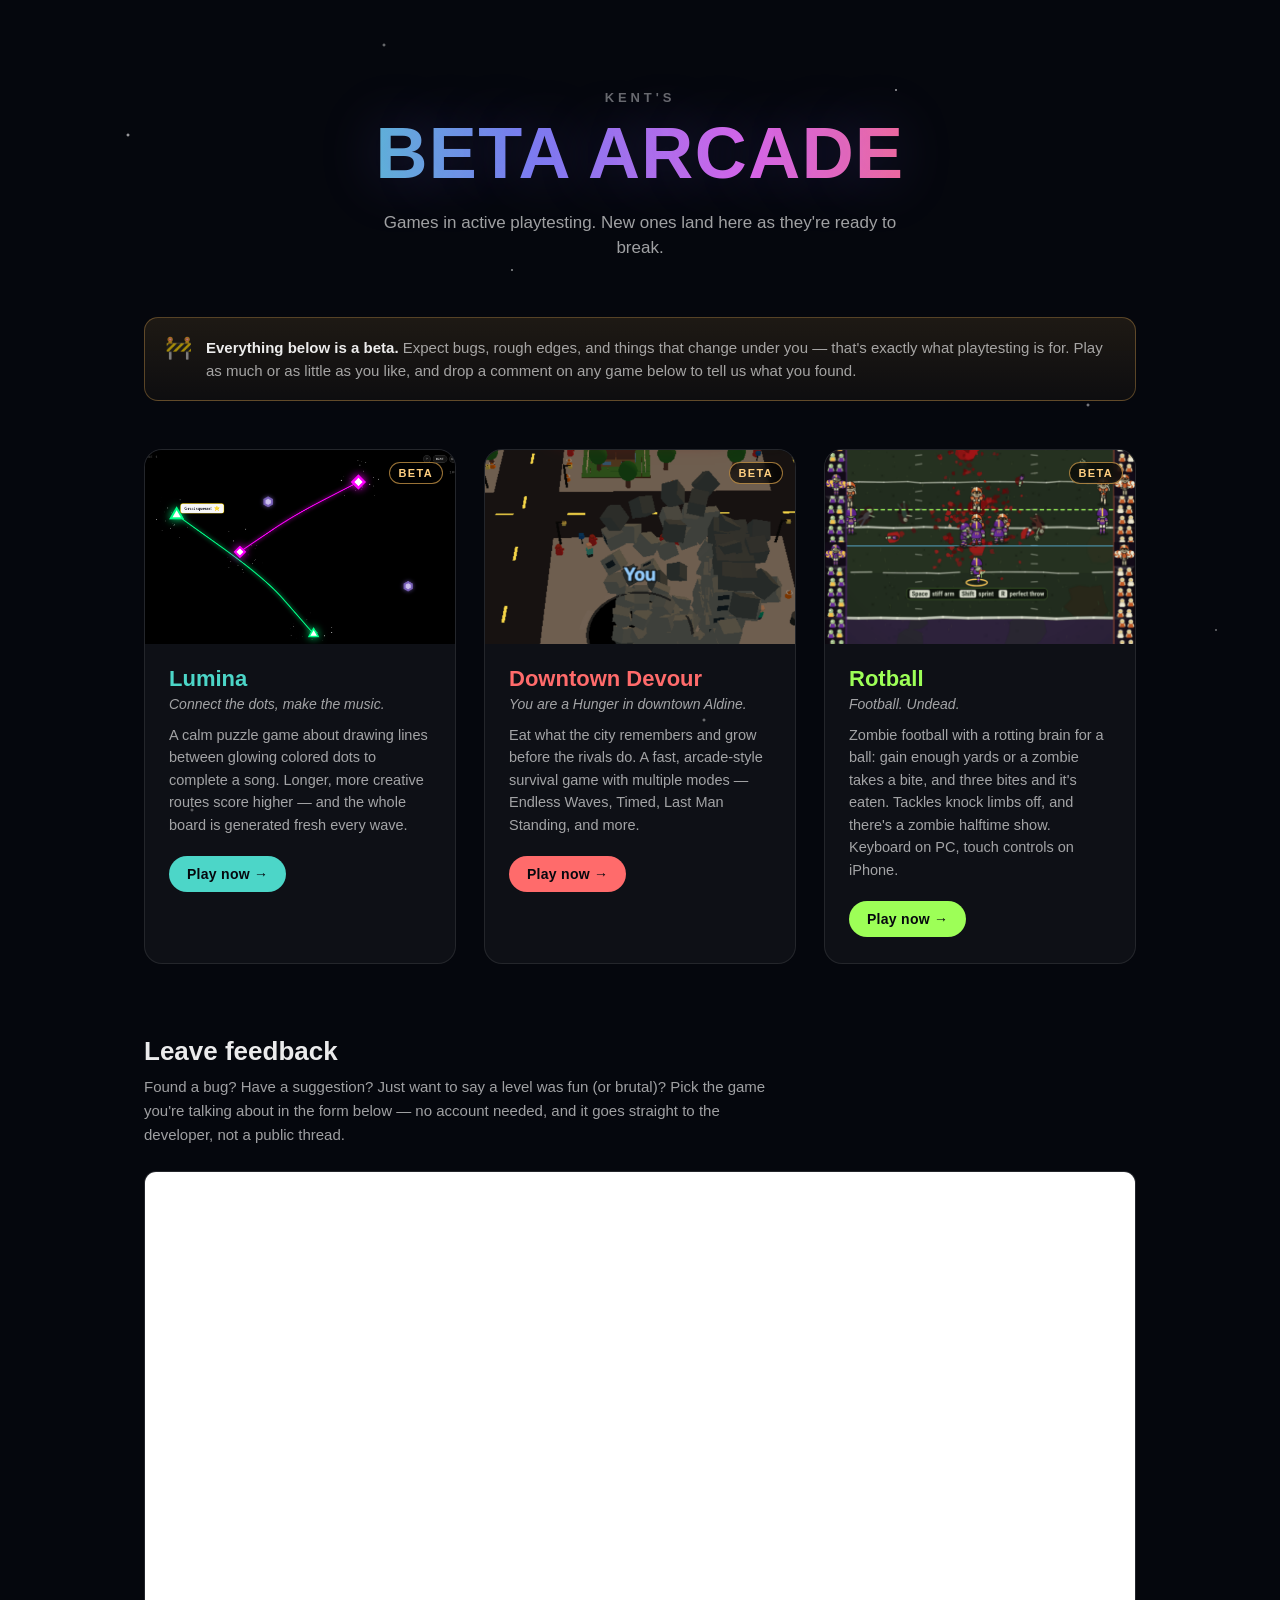
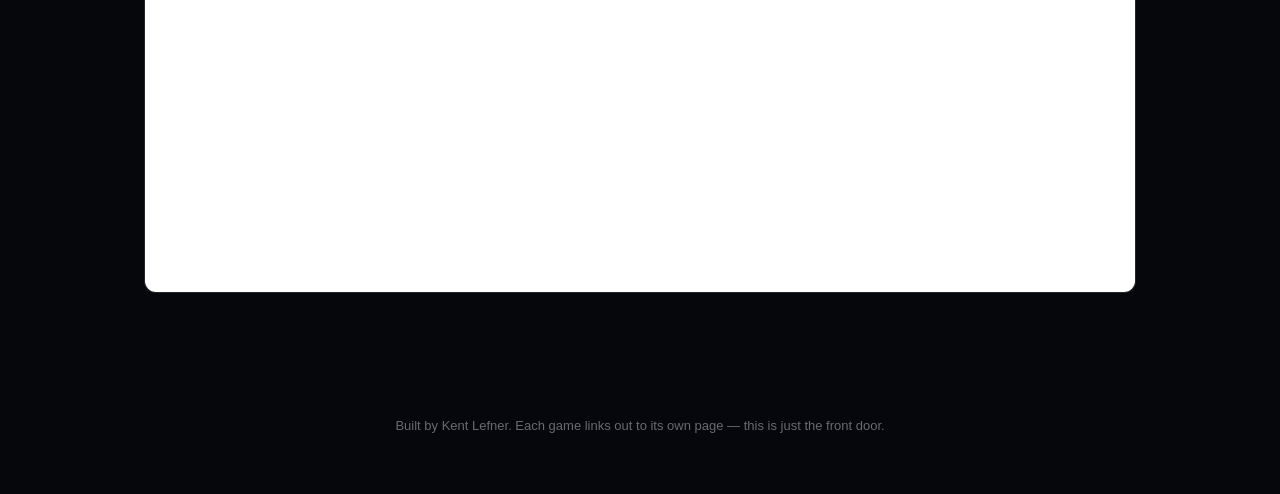
<file: index.html>
<!DOCTYPE html>
<html lang="en">
<head>
<meta charset="UTF-8" />
<meta name="viewport" content="width=device-width, initial-scale=1.0" />
<title>Beta Arcade — playtest builds</title>
<meta name="description" content="Playtest builds of games in active development. Play, poke around, and leave feedback." />
<meta name="theme-color" content="#05070d" />
<link rel="icon" href="data:image/svg+xml,<svg xmlns=%22http://www.w3.org/2000/svg%22 viewBox=%220 0 100 100%22><text y=%22.9em%22 font-size=%2290%22>🕹️</text></svg>" />
<link rel="stylesheet" href="style.css?v=2" />
</head>
<body>

<div class="starfield" aria-hidden="true"></div>

<header class="hero">
  <div class="hero-inner">
    <span class="eyebrow">KENT'S</span>
    <h1 class="hero-title">BETA ARCADE</h1>
    <p class="hero-sub">Games in active playtesting. New ones land here as they're ready to break.</p>
  </div>
</header>

<main>
  <section class="beta-banner" aria-label="Beta testing notice">
    <span class="beta-banner-icon" aria-hidden="true">🚧</span>
    <div>
      <strong>Everything below is a beta.</strong>
      Expect bugs, rough edges, and things that change under you — that's exactly what playtesting is for.
      Play as much or as little as you like, and drop a comment on any game below to tell us what you found.
    </div>
  </section>

  <section class="game-grid" id="game-grid" aria-label="Games"></section>

  <section class="feedback-section">
    <h2>Leave feedback</h2>
    <p class="feedback-intro">
      Found a bug? Have a suggestion? Just want to say a level was fun (or brutal)? Pick the game you're talking
      about in the form below — no account needed, and it goes straight to the developer, not a public thread.
    </p>
    <div class="feedback-form-mount" id="feedback-form-mount"></div>
  </section>
</main>

<footer>
  <p>Built by Kent Lefner. Each game links out to its own page — this is just the front door.</p>
</footer>

<script src="games.js?v=7"></script>
<script src="main.js?v=2"></script>
</body>
</html>
</file>
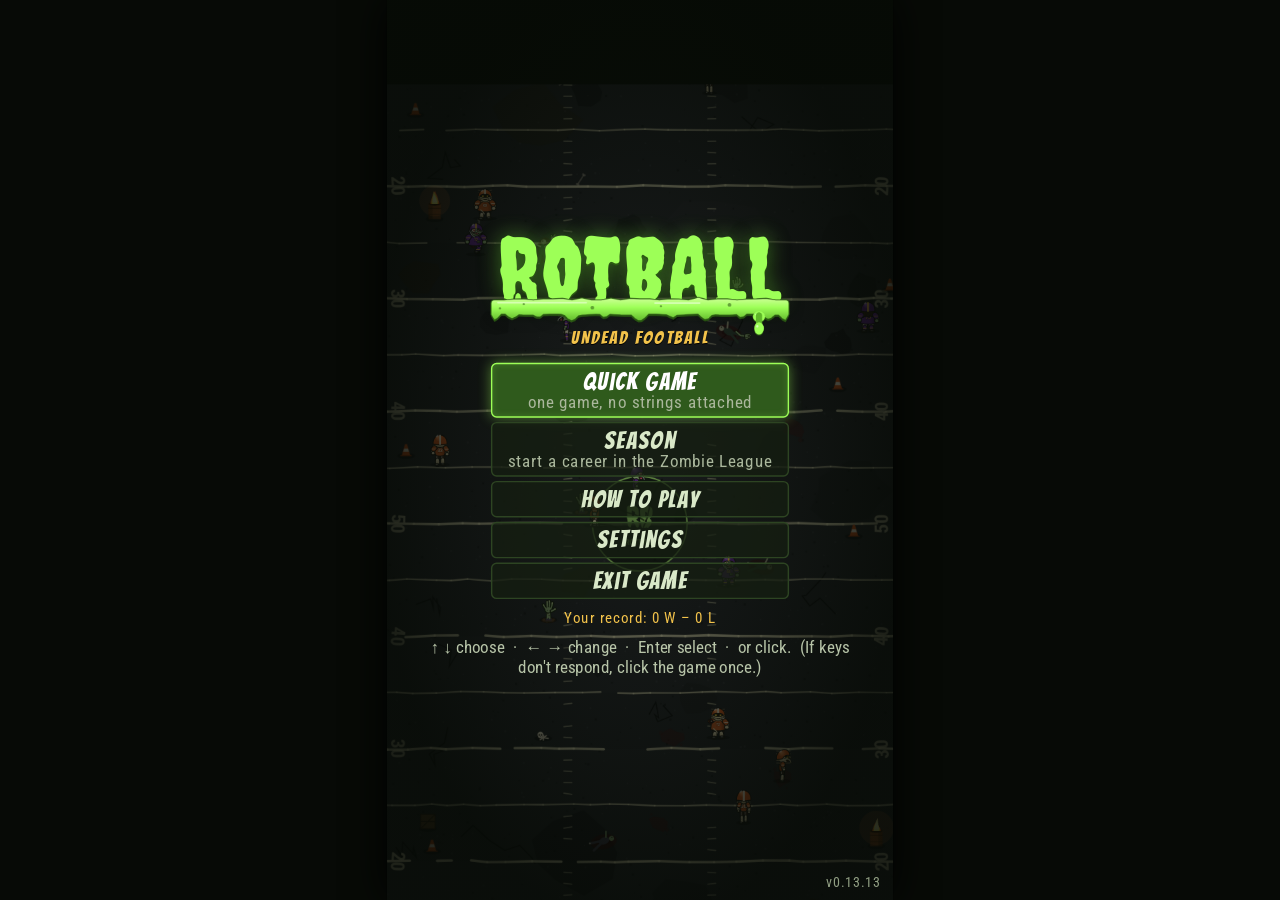
<file: dead-ball/index.html>
<!DOCTYPE html>
<html lang="en">
<head>
<meta charset="utf-8">
<meta name="viewport" content="width=device-width, initial-scale=1, maximum-scale=1, user-scalable=no">
<title>Rotball</title>
<link href="https://fonts.googleapis.com/css2?family=Creepster&family=Bangers&family=Gochi+Hand&family=Roboto+Condensed:wght@400;700&display=swap" rel="stylesheet">
<style>
html,body{margin:0;height:100%;background:#070a06;overflow:hidden;font-family:'Roboto Condensed',Arial,sans-serif;color:#e6eedc;user-select:none;-webkit-user-select:none;-webkit-touch-callout:none;touch-action:none;overscroll-behavior:none;-webkit-tap-highlight-color:transparent}
.panel{touch-action:pan-y}
.touchui{position:absolute;inset:0;pointer-events:none;display:none}
#pcbar{position:absolute;left:58px;right:58px;bottom:8px;display:none;flex-wrap:wrap;justify-content:center;gap:5px 6px;z-index:20;pointer-events:none}
#pcbar.on{display:flex}
.pk{pointer-events:auto;display:flex;align-items:center;gap:6px;padding:5px 9px;border-radius:9px;background:rgba(12,20,9,.62);border:1.5px solid rgba(157,255,87,.45);color:#dfe9d2;font:17px 'Roboto Condensed',Arial,sans-serif;cursor:pointer;user-select:none;-webkit-user-select:none;white-space:nowrap}
.pk:hover{background:rgba(47,90,36,.85);border-color:#9dff57}.pk.down{background:#9dff57;color:#111}
.pk b{display:inline-block;min-width:20px;padding:1px 6px;border-radius:5px;background:#e9efe0;color:#151a12;font:bold 14px Arial;text-align:center;box-shadow:0 2px 0 #7f8a74}
.pk.pks{border-color:rgba(180,255,90,.8);color:#d8ffb0}.pk.pkt{border-color:rgba(255,225,74,.7);color:#ffe9a0}.pk.off{opacity:.33;pointer-events:none}.pk.info{cursor:default;opacity:.8}.pk.info:hover{background:rgba(12,20,9,.62);border-color:rgba(157,255,87,.45)}
.touchui.on{display:block}
.touchui>*{pointer-events:auto;position:absolute}
#joyZone{left:0;top:45%;width:50%;bottom:0}
#joyBase{width:210px;height:210px;margin:-105px 0 0 -105px;border-radius:50%;border:3px solid rgba(157,255,87,.45);background:rgba(10,20,8,.35);pointer-events:none;left:160px;top:1090px;opacity:.55}
#joyBase.act{opacity:1}
#joyKnob{position:absolute;left:50%;top:50%;width:76px;height:76px;margin:-38px 0 0 -38px;border-radius:50%;background:rgba(157,255,87,.75);box-shadow:0 0 14px rgba(157,255,87,.5)}
.tbtn{display:flex;align-items:center;justify-content:center;text-align:center;border-radius:50%;font-family:'Bangers',Arial,sans-serif;letter-spacing:1px;color:#fff;background:rgba(25,45,18,.5);border:3px solid rgba(157,255,87,.7);width:104px;height:104px;font-size:22px;line-height:1;text-shadow:0 2px 0 #000}
.tbtn.down{background:rgba(157,255,87,.55);transform:scale(.94)}
.tbtn.used{opacity:.3}
.tbtn.hide{display:none}
#btnAct{width:170px;height:170px;font-size:30px;right:30px;bottom:40px;border-color:#ffe14a}
#btnBurst{right:220px;bottom:30px;width:116px;height:116px}
#btnSwitch{right:40px;bottom:380px;width:116px;height:116px;font-size:20px}
#btnSkill{right:170px;bottom:420px;width:116px;height:116px;font-size:17px;line-height:1.05;border-color:#b4ff5a;color:#d8ffb0;padding:6px}#btnSkill.cd{opacity:.4}
#btnPause{display:none!important}
#menuBtn{position:absolute;left:8px;top:64px;z-index:30;display:none;padding:16px 22px;font:34px Bangers,Arial,sans-serif;letter-spacing:1px;color:#fff;background:rgba(20,30,15,.85);border:2px solid #9dff57;border-radius:10px;cursor:pointer;user-select:none;-webkit-user-select:none;touch-action:manipulation}
#menuBtn:hover{background:#2f5a24}
.thr{width:104px;height:104px;font-size:40px;background:rgba(60,50,8,.55);border-color:#ffe14a;color:#ffe14a}
#thr1{right:300px;bottom:190px}#thr2{right:40px;bottom:236px}#thr3{right:170px;bottom:262px}
#wrap{position:absolute;left:50%;top:50%;width:720px;height:1280px;transform:translate(-50%,-50%);overflow:hidden;box-shadow:0 0 60px #000}
canvas{display:block;width:720px;height:1280px;background:#000}
#rotate{position:fixed;inset:0;z-index:98;display:none;align-items:center;justify-content:center;flex-direction:column;gap:14px;background:#070a06;color:#e6eedc;font:22px 'Roboto Condensed',Arial,sans-serif;text-align:center;padding:24px}
#rotate b{font:44px Bangers,Arial,sans-serif;color:#9dff57;letter-spacing:2px}
#rotate.on{display:flex}
.overlay{position:absolute;inset:0;display:none;align-items:center;justify-content:center;flex-direction:column}
.overlay.show{display:flex}
.dim{background:rgba(6,10,5,.72)}
#title{background:radial-gradient(ellipse at center,rgba(5,9,4,.35) 0%,rgba(5,9,4,.85) 75%)}
.logo{font-family:'Creepster',cursive;font-size:128px;color:#9dff57;letter-spacing:4px;line-height:1;text-shadow:0 4px 0 #2b5a12,0 0 30px rgba(140,255,80,.45),0 10px 30px #000}
.logo{position:relative;margin-bottom:14px}
#slime{position:absolute;left:0;top:0;width:100%;height:100%;pointer-events:none;z-index:3;background:transparent}
.tag{font-family:'Bangers',cursive;font-size:26px;letter-spacing:3px;color:#f3c34b;margin:6px 0 22px;text-shadow:0 2px 0 #000}
.menu{display:flex;flex-direction:column;gap:6px;min-width:330px}
.mi{font-family:'Bangers',cursive;font-size:34px;letter-spacing:2px;padding:6px 22px;border-radius:8px;background:rgba(20,30,16,.75);border:2px solid #2d4422;color:#d9e8c8;cursor:pointer;text-align:center;transition:transform .08s}
.mi b{color:#9dff57;font-weight:normal}
.mi.on{background:#2f5a1c;border-color:#9dff57;color:#fff;box-shadow:0 0 18px rgba(157,255,87,.45),inset 0 0 10px rgba(157,255,87,.18)}   /* no scale: every button keeps the same width, so slime runs down the real edges */
.mi.dis{opacity:.42;cursor:default}
.mi .sub{display:block;font-family:'Roboto Condensed';font-size:24px;letter-spacing:1px;color:#aab79c;margin-top:-2px}
.hint{margin-top:16px;font-size:24px;color:#b7c4a8;text-align:center;max-width:620px}
.ver{position:absolute;bottom:14px;right:18px;font-size:20px;letter-spacing:1px;color:#9fae90;opacity:.9;pointer-events:none}
.rec{margin-top:14px;font-size:22px;color:#f3c34b;letter-spacing:1px}
.panel{background:rgba(14,20,11,.97);border:2px solid #3d5c2c;border-radius:12px;padding:18px 24px;width:640px;max-height:1160px;overflow-y:auto;box-shadow:0 10px 40px #000}
.panel h1{font-family:'Creepster';color:#9dff57;font-size:44px;margin:0 0 6px;letter-spacing:2px;text-align:center}
.panel h2{font-family:'Bangers';letter-spacing:1.5px;color:#f3c34b;font-size:32px;margin:14px 0 4px}
.panel p,.panel li{font-size:25px;line-height:1.4;color:#dbe6cf;margin:4px 0}
.panel table{border-collapse:collapse;width:100%;font-size:23px}
.panel td,.panel th{border-bottom:1px solid #2d4422;padding:5px 8px;text-align:left}
.panel th{color:#9dff57;font-weight:700}
.kbd{display:inline-block;background:#26381c;border:1px solid #5c7d47;border-radius:4px;padding:0 6px;font-weight:700;color:#fff}
.btnrow{display:flex;justify-content:center;margin-top:14px}
.btn{font-family:'Bangers';font-size:26px;letter-spacing:2px;padding:6px 30px;border-radius:8px;background:#2f5a1c;border:2px solid #9dff57;color:#fff;cursor:pointer}
#playcall{justify-content:flex-end;padding-bottom:18px;background:linear-gradient(to top,rgba(5,8,4,.92) 0%,rgba(5,8,4,.55) 45%,rgba(5,8,4,0) 70%)}
.pchead{font-family:'Bangers';font-size:38px;letter-spacing:2px;text-align:center;color:#fff;text-shadow:0 2px 0 #000}
.pchead .side{color:#9dff57}
.pcsit{text-align:center;font-size:22px;line-height:1.35;padding:0 12px;color:#f3c34b;margin:2px 0 10px;text-shadow:0 1px 0 #000}
.cards{display:flex;flex-wrap:wrap;gap:12px;justify-content:center;width:680px}
.card.trick{border-color:#8a6d1f}.card.trick.on{border-color:#ffd84a}
.card{width:316px;box-sizing:border-box;background:rgba(18,27,14,.95);border:2px solid #34502a;border-radius:10px;padding:10px 12px;cursor:pointer;position:relative}
.card.on{border-color:#9dff57;background:#21391a;box-shadow:0 0 16px rgba(157,255,87,.35);transform:translateY(-4px)}
.card .k{position:absolute;top:8px;right:10px;font-family:'Bangers';font-size:28px;color:#f3c34b}
.card .n{font-family:'Bangers';font-size:30px;letter-spacing:1px;color:#fff}
.card .d{font-size:20px;color:#d2ddc5;line-height:1.25;min-height:50px}
.card svg{display:block;margin:4px 0 6px}
.pctimer{height:6px;background:#26381c;border-radius:3px;width:500px;margin:10px auto 4px;overflow:hidden}
.pctimer div{height:100%;background:#9dff57;width:100%}
.pchint{text-align:center;font-size:20px;color:#b7c4a8}
#keysMenu .mi{font-size:25px;padding:3px 18px;text-align:left;display:flex;justify-content:space-between;gap:18px;min-width:470px}
#keysMenu .mi .kk{font-family:Arial;font-weight:bold;font-size:20px;letter-spacing:0;color:#151a12;background:#e9efe0;border-radius:6px;padding:1px 9px;box-shadow:0 2px 0 #7f8a74;align-self:center;white-space:nowrap}
#keysMenu .mi .kk i{font-style:normal;color:#5d6b52;font-weight:normal}
#keysMenu .mi.cap .kk{background:#ffe14a;animation:kblink .6s infinite alternate}@keyframes kblink{to{opacity:.45}}
#keysMenu .mi.plain{justify-content:center;text-align:center}
#benchMenu .mi{font-size:24px;padding:3px 16px;text-align:left;display:flex;justify-content:space-between;gap:16px;min-width:500px}
#benchMenu .mi .kk{margin-left:auto;font-family:Arial;font-weight:bold;font-size:18px;letter-spacing:0;color:#151a12;background:#e9efe0;border-radius:6px;padding:1px 9px;box-shadow:0 2px 0 #7f8a74;align-self:center;white-space:nowrap}
#benchMenu .mi .kk.hurt{background:#ffd27a}#benchMenu .mi .kk.ko{background:#ff9a8a}
#benchMenu .mi.plain{justify-content:center;text-align:center}
#benchNote{font:22px 'Roboto Condensed',Arial;color:#dbe6cf;margin:-4px 0 10px;text-align:center;max-width:600px}
#keysNote{font:22px 'Roboto Condensed',Arial;color:#dbe6cf;margin:-4px 0 10px;text-align:center;max-width:600px}
.big{font-family:'Creepster';font-size:72px;text-align:center;color:#9dff57;text-shadow:0 4px 0 #2b5a12,0 8px 20px #000;margin-bottom:6px}
.sub2{font-size:24px;color:#dbe6cf;margin-bottom:16px;text-align:center;max-width:600px;line-height:1.4}
.score{font-family:'Bangers';font-size:44px;letter-spacing:2px;margin-bottom:6px;text-align:center;white-space:nowrap}
.stats{font-size:22px;color:#cbd8bd;margin-bottom:16px;text-align:center;line-height:1.5}
</style>
</head>
<body>
<div id="rotate"><b>Turn your phone upright</b><div>Rotball is played with the phone held straight up.</div></div>
<div id="wrap">
<div id="menuBtn">&#9776; MENU</div>
<canvas id="cv" width="720" height="1280"></canvas>
<div id="pcbar">
  <div class="pk info" id="pkMove"><b>WASD</b>or hold mouse: run</div>
  <div class="pk pkt" id="pkQ"><b>Q</b><span>throw</span></div><div class="pk pkt" id="pkE"><b>E</b><span>throw</span></div><div class="pk pkt" id="pkV"><b>V</b><span>throw</span></div>
  <div class="pk" id="pkAct"><b>Space</b><span>dive</span></div><div class="pk" id="pkBurst"><b>Shift</b><span>sprint</span></div><div class="pk pks" id="pkSkill"><b>R</b><span>skill</span></div><div class="pk" id="pkSw"><b>Tab</b><span>switch</span></div>
  <div class="pk" id="pkEsc"><b>Esc</b>menu</div>
</div>
<div id="touch" class="touchui">
  <div id="joyZone"></div>
  <div id="joyBase"><div id="joyKnob"></div></div>
  <div id="btnPause" class="tbtn">II</div>
  <div id="btnAct" class="tbtn">DIVE</div>
  <div id="btnBurst" class="tbtn">SPRINT</div>
  <div id="btnSkill" class="tbtn">SKILL</div>
  <div id="btnSwitch" class="tbtn">SWITCH</div>
  <div id="thr1" class="tbtn thr">Q</div><div id="thr2" class="tbtn thr">E</div><div id="thr3" class="tbtn thr">V</div>
</div>

<div id="title" class="overlay">
  <div class="logo">ROTBALL</div>
  <div class="tag">UNDEAD FOOTBALL</div>
  <div id="titleMenu" class="menu"></div>
  <div class="rec" id="rec"></div>
  <div class="hint" id="titleHint">↑ ↓ choose &nbsp;·&nbsp; ← → change &nbsp;·&nbsp; Enter select &nbsp;·&nbsp; or click. &nbsp;(If keys don't respond, click the game once.)</div>
  <div class="ver"></div>
</div>

<div id="howto" class="overlay dim">
 <div class="panel">
  <h1>How to Play</h1>
  <h2>Quick start</h2>
  <ul>
   <li><b>Pick a play</b>, then move your player (yellow ring) with the stick, WASD or by holding the mouse.</li>
   <li><b>THROW</b> (Space, or the big button) passes to the receiver marked OPEN. You can also tap or click any receiver.</li>
   <li><b>Gain 4 yards</b> every play or the defense takes a bite of your brain. Three bites is a turnover.</li>
   <li>On defense, <b>DIVE</b> (Space) to tackle. Keep holding a direction to steer the dive on the way. You switch to whoever is closest to the ball.</li>
  </ul>
  <p>Your first game coaches you through the first few plays. Want every receiver on its own key and to switch players yourself? Set <b>Controls</b> to <b>Pro</b> in <b>Settings</b>.</p>
  <h2>The goal</h2>
  <p>Your team (purple) attacks <b>up</b> the field toward the top end zone. Score touchdowns (<b>7 points</b>). Most points when time runs out wins: two 3-minute halves in a Quick Match, four 3-minute quarters in a Classic Match. Get tackled in your own end zone and it's a <b>safety</b>: 2 points for the other team. Zombies can't kick, so there are no field goals.</p>
  <p><b>Dead Time:</b> tied when time runs out? The game goes to Dead Time. A coin toss decides who gets a fresh brain at midfield, the clock keeps resetting, and the <b>next score wins</b>. The losing team dies right there on the field, each zombie in their own special way, and the bats clear away what's left. Tap to skip it.</p>
  <h2>Three Bites (there are no downs)</h2>
  <p><b>Gain 4 yards or the defense takes a bite of your brain. Three bites and they eat it.</b></p>
  <p>Every possession starts with a whole brain. Each play, reach the <b style="color:#9dff57">green bite line</b> 4 yards ahead (3 on Easy, 5 on Hard) and the brain is safe. Fall short, throw an incompletion or get sacked and the defense takes a bite. A gain of <b>15 yards or more</b> heals one bite.</p>
  <p>You can see it happen: the brain at the top of the screen and in your runner's hands loses a chunk with every bite and turns greener, and a defender chomps it on the field.</p>
  <p>The third bite is a turnover at that spot: <b>BRAIN EATEN!</b> The defense devours it, so there's no brain left to score with, and a ghost brings a fresh brain for the other team. With two bites taken you can call <b>Head Punt</b> instead of a play: the team lines up, the brain is snapped, and your quarterback heads it sky-high (zombies can't kick). It splats down 35 yards away and the other team starts there. Tap to skip it.</p>
  <h2>Limbs</h2>
  <table>
   <tr><th>Lost</th><th>Effect</th></tr>
   <tr><td>1 arm</td><td>Worse catching and throwing. A tackle that rips off the ball carrier's arm can cause a fumble.</td></tr>
   <tr><td>2 arms</td><td>Can't catch or throw. Still carries the brain in his teeth.</td></tr>
   <tr><td>1 leg</td><td>About 40% slower. Hops.</td></tr>
   <tr><td>2 legs</td><td>Crawls.</td></tr>
   <tr><td>Head</td><td>Out for the rest of the drive. A fresh substitute comes in on the next possession.</td></tr>
  </table>
  <p>At <b>halftime</b>, the Stitch-Up sews every limb back on while the Marching Rot and the Cadaver Cheer Squad put on a show. Hold the skip box to skip it.</p>
  <h2>Body types</h2>
  <p>Every zombie is a little different: some are quicker than others, and any of them can stumble mid-run. A zombie missing a leg stumbles a lot more often.</p>
  <p><b>Shamblers</b> (linemen): slow and very tough. <b>Fresh Ones</b> (running back, receivers): fast and fragile. <b>Brainiac</b> (quarterback): best arm, fragile.</p>
  <h2>Plays</h2>
  <table>
   <tr><th>Offense</th><th>What it does</th></tr>
   <tr><td>1 · Shamble Dive</td><td>Hand-off to the running back up the middle.</td></tr>
   <tr><td>2 · Slant</td><td>Receivers cut toward the middle. Quick, short throws.</td></tr>
   <tr><td>3 · Screen</td><td>Short toss to the running back behind blockers. Beats the Blitz.</td></tr>
   <tr><td>4 · Hail Mummy</td><td>Both receivers go deep. Big gain or big trouble.</td></tr>
   <tr><th>Defense</th><th></th></tr>
   <tr><td>1 · Blitz</td><td>Rush the quarterback with almost everyone. Leaves the running back open.</td></tr>
   <tr><td>2 · Zone</td><td>Defenders guard areas of the field. Good against deep passes.</td></tr>
   <tr><td>3 · Man</td><td>Each defender shadows one receiver. Solid all-around.</td></tr>
  </table>
  <h2>Skills</h2>
  <p>Each player has one special skill (<span class="kbd" data-key="skill">R</span> or the SKILL button), ready once every 3 plays, one per team per play. When anyone uses one, it flashes above them. On Simple controls the button and the flash say what it does (the bold words below); on Pro they show the skill's name.</p>
  <table>
   <tr><th>Zombies (purple)</th><th>What it does</th></tr>
   <tr><td><span style="color:#9fe8ff">◉</span> Brain Wave · QB</td><td><b>Perfect Throw:</b> Your next throw is perfect: no drops, no picks.</td></tr>
   <tr><td><span style="color:#c4dcab">✸</span> Fall Apart · RB</td><td><b>Slippery:</b> Shed an arm on purpose to slip tackles and burst ahead.</td></tr>
   <tr><td><span style="color:#b4ff5a">〰</span> Rubber Arm · WR</td><td><b>Long Reach:</b> Stretch an arm out to catch a throw from way out of reach.</td></tr>
   <tr><td><span style="color:#b4ff5a">◎</span> Gut Bomb · Line</td><td><b>Shockwave:</b> Blast everyone around you back and knock them dizzy.</td></tr>
   <tr><td><span style="color:#b4ff5a">➶</span> Horde Lunge · Defense</td><td><b>Sure Tackle:</b> A long, fast leap you can steer. Hit the ball carrier and he almost always goes down.</td></tr>
   <tr><th>Mummies (orange)</th><th></th></tr>
   <tr><td><span style="color:#78ff8c">𓂀</span> Curse of the Pharaoh · QB</td><td><b>Freeze:</b> Freeze the nearest rusher for a moment.</td></tr>
   <tr><td><span style="color:#d6b46e">🌀</span> Sandstorm · RB</td><td><b>Sand Blind:</b> A swirl of sand around the runner for about a second and a half: every normal tackle misses. Only the tackle specials (Sure Tackle, Lasso) get through.</td></tr>
   <tr><td><span style="color:#ffd23a">〰</span> Unravel · WR</td><td><b>Long Reach:</b> Whip out a bandage to catch a far throw.</td></tr>
   <tr><td><span style="color:#efe6cf">▤</span> Entomb · Line</td><td><b>Wrap Up:</b> Wrap up the man in front of you so he can't move.</td></tr>
   <tr><td><span style="color:#efe6cf">➰</span> Wrap Tackle · Defense</td><td><b>Lasso:</b> Lasso the ball carrier from range and pull him back.</td></tr>
  </table>
  <h2>Season</h2>
  <p>Pick <b>Season</b> on the title screen to coach the Graveyard Shift through a 12-team zombie league: 12 weekly games, standings in two divisions, and rival teams whose managers get stronger every week. Every game pays <b>Bones</b> (100 for a win, 30 for a loss, 10 per touchdown). Your career saves itself after every game.</p>
  <p><b>The playoffs:</b> after week 12 the top four in each division go on. In the Wild Card round 1st hosts 4th and 2nd hosts 3rd, the winners meet in the Graveyard Championship, and the two division champions play the <b>Rot Bowl</b>. Playoff wins pay big: 150 Bones in the Wild Card, 250 in the Championship and 500 for the Rot Bowl. Miss out, or get knocked out, and you can watch the rest play out or skip straight to the winner. The Graveyard gets a fresh shelf before every playoff round.</p>
  <p><b>The Exhumation Draft:</b> between seasons every team digs up one corpse from a special draft class, worst record first, so bad teams get the best bodies. Your pick is free: it starts if it beats your weakest zombie at that spot, or joins the bench. With a full bench and nobody better, make room in Roster &amp; Training first, or trade the pick for Bones.</p>
  <p><b>The Scrapbook:</b> every season fills a scrapbook with your team's numbers against the teams you played, photos of your touchdowns, head-offs, eaten brains, halftime shows and The Rotties, and every result. When the season ends it goes on the shelf in <b>The Library</b>, where you can flip through any past season.</p>
  <p><b>Trick plays:</b> once you've spent enough Bones around the Crypt, a playbook dealer sells trick plays. <b>Rigor Mortis</b>: one receiver drops dead at the snap, the defense forgets him, then he jumps up and runs deep. <b>Fake Head Punt</b>: the defense runs back for a punt that never comes. Trick plays you own show up with a gold border in your play calls. Rival teams buy them too, so watch for them.</p>
  <p><b>Auto-coach:</b> rather just play? Turn on Auto-coach from the Season menu and it spends your Bones after every game: sewing zombies up, training the weakest starters, buying trick plays and signing a clear upgrade from the Graveyard.</p>
  <p><b>Roster &amp; Training:</b> each zombie has skulls in Speed, Hands, Bite and Grit (plus Arm for a quarterback). Every skull you buy really changes how that zombie runs, catches, tackles, holds together or throws, and raises that zombie's <b>Player Power</b>. Your seven starters' Power makes your <b>Team Power</b>, with the quarterback counting extra.</p>
  <p><b>The Graveyard:</b> walk the graveyard at night. It starts out a pleasant place and gets nastier as the season goes on. Every headstone carries the name of a fresh corpse. Hover a headstone (or tap it) to see that zombie's Power, skulls, price and where it would play, then double-click (or double-tap) the dirt in front of it to dig it up. It climbs out, the bats dress it in your uniform, and it starts if it beats your weakest zombie at its spot, or joins the bench if not. Brainiacs play QB and Safety, Fresh corpses play running back, receiver, linebacker and corner, and Shamblers play the lines. Up to three zombies sit on the bench, and when a starter is knocked out the next one comes in. With no bench left, your team plays a zombie short until halftime. Letting a zombie go pays back 20% of what it's worth.</p>
  <p><b>Timeouts and the Coffin Corner:</b> in a Season game, press <span class="kbd">Esc</span> between plays to call a timeout. Open <b>the Coffin Corner</b> to sit any zombie on the field down and send in one from the bench. A zombie you pull early keeps only the parts it has already lost, so it costs less to stitch up after the game, and you can send it back in later. A zombie that was knocked out can't come back until halftime. Timeouts are free and unlimited.</p>
  <p><b>Deaths, the Stitch Shop and lifespan:</b> a zombie knocked out in a game has died. It plays again next week, but each death costs a little Power for good. Parts that fly off stay off after the game and cost Power until <b>the Stitch Shop</b> sews them back on. Once your spending opens it, <b>the Witch Doctor</b> can erase the Power lost in a zombie's latest death. Every zombie also has a <b>lifespan</b>: deaths, stitches and each season wear it down, and better zombies last longer. When it runs out, you choose: <b>Keep</b> it (weaker, and no more training), retire it to <b>the Mausoleum</b>, your hall of fame, or <b>the Sacrifice</b>, which fires your team up for the next game.</p>
  <p><b>The Altar:</b> walk right from the graves (the signpost, or → past the last grave) to the Altar, where Madame Morgue buys zombies for Bones. Pick a zombie from the line, then a station: the Spider's Loom, the Cauldron, the Bone Mill or the Trapdoor. A spry, healthy zombie pays more than a worn-out has-been, free Z-team walk-ons pay nothing, and your team plays fired up next game. A zombie whose time is up can go straight to the Altar from its Time's up screen.</p>
  <h2>Controls</h2>
  <table>
   <tr><th>Key</th><th>On offense</th><th>On defense</th></tr>
   <tr><td><span class="kbd">Arrows</span> / <span class="kbd" data-key="move">WASD</span></td><td>Move your player</td><td>Move your player</td></tr>
   <tr><td><span class="kbd">Hold left mouse</span></td><td>Run toward the pointer (any angle, precise)</td><td>Run toward the pointer</td></tr>
   <tr><td><span class="kbd" data-key="skill">R</span> / SKILL</td><td colspan="2">Special skill, once every 3 plays. Zombies: Brain Wave (QB, perfect throw), Fall Apart (RB, slip tackles), Rubber Arm (WR, long catch), Gut Bomb (line), Horde Lunge (defense). Mummies: Curse of the Pharaoh, Sandstorm, Unravel, Entomb, Wrap Tackle.</td></tr>
   <tr><td><span class="kbd" data-key="act">Space</span></td><td>Throw to the OPEN receiver (quarterback). Stiff-arm (ball carrier). With Pro controls Space only stiff-arms.</td><td>Dive tackle</td></tr>
   <tr><td><span class="kbd">Click a receiver</span></td><td>Throw to him</td><td>—</td></tr>
   <tr><td><span class="kbd" data-key="t1">Q</span> <span class="kbd" data-key="t2">E</span> <span class="kbd" data-key="t3">V</span></td><td>Throw to that receiver: <span data-key="t1">Q</span> = left receiver, <span data-key="t2">E</span> = right receiver, <span data-key="t3">V</span> = running back (Pro controls show the letters)</td><td>—</td></tr>
   <tr><td><span class="kbd" data-key="sprint">Shift</span></td><td>Sprint: a short speed boost, once per play</td><td>Same</td></tr>
   <tr><td><span class="kbd" data-key="switch">Tab</span></td><td>Take over the ball carrier (or the receiver while the ball is in the air)</td><td>Switch to the defender nearest the ball</td></tr>
   <tr><td><span class="kbd">Esc</span></td><td colspan="2">Pause</td></tr>
  </table>
  <h2>Sound credits</h2>
  <p style="font-size:21px">Music: "Graveyard Surf" and "Bone Crusher" were made for Rotball. From opengameart.org (CC0): "Zombies' March" by yd; "Halloween Hullabaloo" by Winter Frost; "Spooky Action Loop (Hallow Quest)" by Zane Little Music. Announcer voice: generated with the Kokoro text-to-speech model (Apache 2.0).</p>
  <p style="font-size:21px">Chewing and swallowing sounds: made for Rotball.</p>
  <p style="font-size:21px">Halftime songs: zombie lyrics and band arrangements made for Rotball, set to melodies in the public domain (all published before 1930).</p>
  <p style="font-size:21px">Crowd cheering: "Free Crowd Cheering Sounds" by Gregor Quendel (opengameart.org), licensed CC-BY 4.0 (creativecommons.org/licenses/by/4.0), trimmed and compressed. Zombie voice, eating, lunge, laugh and growl sounds: "ZombiePackSFX 2" and "ZombiePackSFX 3" by colodical (opengameart.org), licensed CC-BY 3.0 (creativecommons.org/licenses/by/3.0), trimmed and compressed. All other recorded sounds are public domain (CC0) from OpenGameArt: "Zombies Sound Pack" by artisticdude, "Monster Sound Effects Pack" by Ogrebane, "37 hits/punches" and "8 wet squish, slurp impacts" by Independent.nu, "Squish Sound Effects" by EZduzziteh, "Deep Bone Crack/Break SFX" by Zane Little Music, "7 Eating Crunches" by starninjas, "5 break, crunch impacts" by Independent.nu, and "Applause in a large hall or church" by eXpl0it3r. The referee whistle is synthesized.</p>
  <h2>Touch controls (iPhone)</h2>
  <table>
   <tr><td>Lower-left of screen</td><td>Put your thumb down anywhere and slide to run. The farther you slide, the faster you go.</td></tr>
   <tr><td>Big yellow button</td><td>THROW to the OPEN receiver, stiff-arm when you carry the ball, dive tackle on defense</td></tr>
   <tr><td>Tap a receiver</td><td>Throw to him</td></tr>
   <tr><td>SPRINT · MENU</td><td>Sprint once per play · pause</td></tr>
   <tr><td>Skill button</td><td>Appears when your player's special skill is ready</td></tr>
   <tr><td>Pro controls</td><td>Adds yellow Q · E · V throw buttons and SWITCH / TAKE OVER</td></tr>
  </table>
  <p>The player you control has a <b style="color:#ffe14a">yellow ring</b>. When your quarterback's ring <b style="color:#ff3b3b">flashes red</b>, a rusher is about to hit him: throw now. After you throw, your receiver runs to the <b>X</b> where the brain will land and dives if he's just short. When he catches it, you take him over and run.</p>
  <div class="btnrow"><div class="btn" id="howBack">Back</div></div>
 </div>
</div>

<div id="playcall" class="overlay">
  <div class="pchead"><span class="side" id="pcSide">OFFENSE</span> — CALL YOUR PLAY</div>
  <div class="pcsit" id="pcSit"></div>
  <div class="cards" id="cards"></div>
  <div class="pctimer"><div id="pcBar"></div></div>
  <div class="pchint">Press the number or click a play &nbsp;·&nbsp; ← → and Enter also work &nbsp;·&nbsp; Esc to pause</div>
</div>

<div id="settings" class="overlay dim">
  <div class="big">SETTINGS</div>
  <div id="settingsMenu" class="menu"></div>
</div>

<div id="keysScr" class="overlay dim">
  <div class="big">KEYS</div>
  <div id="keysNote">Click an action, then press the key you want for it.</div>
  <div id="keysMenu" class="menu"></div>
</div>

<div id="benchScr" class="overlay dim">
  <div class="big" id="benchTitle">THE COFFIN CORNER</div>
  <div id="benchNote"></div>
  <div id="benchMenu" class="menu"></div>
</div>

<div id="pause" class="overlay dim">
  <div class="big" id="pauseTitle">PAUSED</div>
  <div id="pauseMenu" class="menu"></div>
  <div class="ver"></div>
</div>

<div id="over" class="overlay dim">
  <div class="big" id="overTitle">FINAL</div>
  <div class="score" id="overScore"></div>
  <div class="stats" id="overStats"></div>
  <div id="overMenu" class="menu"></div>
</div>

<div id="exit" class="overlay dim">
  <div class="big">GAME CLOSED</div>
  <div class="sub2">Thanks for playing ROTBALL. Web pages aren't allowed to close their own browser tab, so close this tab whenever you're ready, or head back to the title screen.</div>
  <div id="exitMenu" class="menu"></div>
</div>
</div>

<script>// Testing aid: add ?debug to the address to list any script errors on screen.
window.__errs=[];addEventListener('error',e=>{__errs.push((e.message||'error')+' @'+String(e.filename||'').split('/').pop()+':'+e.lineno);if(/[?&]debug/.test(location.search)){let d=document.getElementById('errBox');if(!d){d=document.createElement('div');d.id='errBox';d.style.cssText='position:fixed;left:0;right:0;bottom:0;z-index:99;background:#300;color:#fbb;font:12px monospace;padding:4px;max-height:30%;overflow:auto';document.body.appendChild(d);}d.textContent=__errs.join('\n');}});</script>
<script src="models.js?v=0.13.13"></script>
<script>
const VERSION='0.13.13';
document.querySelectorAll('.ver').forEach(e=>e.textContent='v'+VERSION);document.title='Rotball v'+VERSION;

'use strict';
// ===== constants =====
const SW=52;   // width of each sideline stand strip in game pixels
const W=720,H=1280,HUD=120,FH=H-HUD,FW=53.333,MID=FW/2,QLEN=180;
// Vertical field: world x (0..120 yards, goal to goal) runs UP the screen; world y (0..53.3, sideline to sideline) runs left->right.
const SSMIN=W/46,SSMAX=26;   // pixels per yard: widest view shows the full field width; closest is about 2x
let SS=16,camCX=60,camCY=FW/2,viewCX=60,viewCY=FW/2;
const STAGES=['WHOLE','BITTEN','CHEWED'];   // Three Bites: G.stage = bites taken this possession (0-2); the third bite eats the brain
const BITE_YDS={Easy:3,Normal:4,Hard:5};function biteYds(){return BITE_YDS[settings.diff]||4;}
const HEAL_YDS=15,PUNT_YDS=35;
const STAGE_COL=['#ff9fb2','#e6c27a','#d9774a','#ff4a4a'];
const TYPES={
  shambler:{speed:5.3,frag:0.22,catch:0.6,block:1.5,scale:1.15},
  fresh:{speed:7.3,frag:0.5,catch:0.9,block:0.7,scale:0.95},
  brainiac:{speed:6.1,frag:0.6,catch:0.7,block:0.6,scale:1.0}
};
const ROSTER=[
  {off:'QB',def:'S',type:'brainiac'},{off:'RB',def:'LB',type:'fresh'},{off:'WR1',def:'CB1',type:'fresh'},
  {off:'WR2',def:'CB2',type:'fresh'},{off:'OL1',def:'DL1',type:'shambler'},{off:'OL2',def:'DL2',type:'shambler'},{off:'OL3',def:'DL3',type:'shambler'}];
const TEAMS=[
  {name:'Graveyard Shift',jersey:'#6a2c9c',trim:'#f3c34b',skin:'#8dab78',ez:'#3a1857',
   players:[['Brains McGee',7],['Lurch Johnson',22],['Stumbles',81],['Rotten Rodriguez',88],['Big Tombstone',66],["Moanin' Mo",70,{w:1,hair:{c:'#3a2a1c',s:'long'}}],['Gristle',77]]},
  {name:'Moldy Mummies',jersey:'#c25a26',trim:'#efe6cf',skin:'#a3a88c',ez:'#6a2a10',
   players:[['Pharaoh Phil',12],['Old Bandages',33],['Mothball',80,{w:1,hair:{c:'#d9d4c4',s:'braids'}}],['Musty',84],['Sarcophagus Sam',60],['Spore',72],['Lint',79]]}];
const DIFFS={Easy:{cpuSpd:0.85,intc:0.1,read:1.9,stiff:0.3,reach:0.9,dive:0.55,lag:1.4},
             Normal:{cpuSpd:0.93,intc:0.18,read:1.45,stiff:0.6,reach:0.97,dive:0.85,lag:1.0},
             Hard:{cpuSpd:1.0,intc:0.26,read:1.1,stiff:1.0,reach:1.05,dive:1.2,lag:0.7}};
const OFF_PLAYS=[
  {id:'dive',name:'Shamble Dive',d:'Hand-off to the running back straight up the middle. Safe, short gain.',
   svg:'<path d="M60 52 L60 8" stroke="#9dff57" stroke-width="3" marker-end="url(#a)"/>'},
  {id:'slant',name:'Slant',d:'Receivers cut toward the middle. Quick, short throws.',
   svg:'<path d="M14 52 L14 38 L50 14" stroke="#9dff57" stroke-width="3" fill="none" marker-end="url(#a)"/><path d="M106 52 L106 38 L70 14" stroke="#9dff57" stroke-width="3" fill="none" marker-end="url(#a)"/>'},
  {id:'screen',name:'Screen',d:'Short toss to the running back behind a wall of blockers. Beats the Blitz.',
   svg:'<path d="M60 54 L92 50" stroke="#9dff57" stroke-width="3" fill="none" marker-end="url(#a)"/><path d="M80 40 h24" stroke="#f3c34b" stroke-width="3"/><path d="M78 30 h24" stroke="#f3c34b" stroke-width="3"/>'},
  {id:'bomb',name:'Hail Mummy',d:'Both receivers go deep. Big gain or big trouble.',
   svg:'<path d="M18 54 L26 6" stroke="#9dff57" stroke-width="3" fill="none" marker-end="url(#a)"/><path d="M102 54 L94 6" stroke="#9dff57" stroke-width="3" fill="none" marker-end="url(#a)"/>'}];
const DEF_PLAYS=[
  {id:'blitz',name:'Blitz',d:'Rush the quarterback with almost everyone. Leaves the running back open.',
   svg:'<path d="M20 8 L52 46" stroke="#ff7a5a" stroke-width="3" marker-end="url(#b)"/><path d="M60 6 L60 46" stroke="#ff7a5a" stroke-width="3" marker-end="url(#b)"/><path d="M100 8 L68 46" stroke="#ff7a5a" stroke-width="3" marker-end="url(#b)"/>'},
  {id:'zone',name:'Zone',d:'Defenders guard areas of the field. Good against deep passes.',
   svg:'<circle cx="28" cy="22" r="14" stroke="#ff7a5a" stroke-width="2.5" fill="none"/><circle cx="92" cy="22" r="14" stroke="#ff7a5a" stroke-width="2.5" fill="none"/><circle cx="60" cy="40" r="14" stroke="#ff7a5a" stroke-width="2.5" fill="none"/>'},
  {id:'man',name:'Man',d:'Each defender shadows one receiver. Solid all-around.',
   svg:'<circle cx="24" cy="40" r="5" fill="#9dff57"/><circle cx="30" cy="26" r="5" fill="#ff7a5a"/><circle cx="60" cy="40" r="5" fill="#9dff57"/><circle cx="60" cy="26" r="5" fill="#ff7a5a"/><circle cx="96" cy="40" r="5" fill="#9dff57"/><circle cx="90" cy="26" r="5" fill="#ff7a5a"/>'}];
const HEAD_PUNT={id:'headpunt',name:'Head Punt',d:'Give up the ball on purpose: your QB heads the brain 35 yards downfield. Avoids the third bite.',
   svg:'<circle cx="60" cy="50" r="5" fill="#9dff57"/><path d="M60 44 Q60 4 60 6" stroke="#ffd84a" stroke-width="3" stroke-dasharray="4 3" fill="none" marker-end="url(#a)"/><circle cx="60" cy="10" r="6" fill="#8dab78" stroke="#ffd84a" stroke-width="1.5"/>'};
// Season trick plays, bought in the Playbook. Each one shows up in your play calls once you own it.
const TRICK_PLAYS={
  rigor:{id:'rigor',name:'Rigor Mortis',trick:1,d:'One receiver drops dead at the snap. The defense forgets him, then he jumps up and runs deep. Hold the brain until he does.',
   svg:'<rect x="8" y="45" width="20" height="7" rx="3.5" fill="#9dff57"/><circle cx="30" cy="48" r="4" fill="#9dff57"/><path d="M20 42 L22 8" stroke="#9dff57" stroke-width="3" stroke-dasharray="5 3" fill="none" marker-end="url(#a)"/><path d="M60 54 L60 46" stroke="#f3c34b" stroke-width="3"/>'},
  fakepunt:{id:'fakepunt',name:'Fake Head Punt',trick:1,d:'Line up for a Head Punt. The defense runs back to catch it, and your QB throws short instead.',
   svg:'<circle cx="60" cy="50" r="5" fill="#9dff57"/><path d="M60 44 Q60 14 60 16" stroke="#ffd84a" stroke-width="2" stroke-dasharray="3 4" fill="none" opacity=".5"/><path d="M24 52 L24 42 L36 34" stroke="#9dff57" stroke-width="3" fill="none" marker-end="url(#a)"/><path d="M96 52 L96 42 L84 34" stroke="#9dff57" stroke-width="3" fill="none" marker-end="url(#a)"/><text x="60" y="13" font-size="11" fill="#ffd84a" text-anchor="middle" font-family="Arial" font-weight="bold">FAKE!</text>'}};
const SVG_DEFS='<defs><marker id="a" markerWidth="6" markerHeight="6" refX="3" refY="3" orient="auto"><path d="M0 0 L6 3 L0 6z" fill="#9dff57"/></marker><marker id="b" markerWidth="6" markerHeight="6" refX="3" refY="3" orient="auto"><path d="M0 0 L6 3 L0 6z" fill="#ff7a5a"/></marker></defs>';
const LINES={
  arm:['{n} is now short one arm.','That arm just landed in the third row!',"{n} won't be waving to the crowd anymore.",'Arm off! {n} keeps going anyway.'],
  leg:['{n} is hopping mad. Literally.','Leg off! {n} keeps shambling.',"That's gonna slow {n} down.",'There goes a leg!'],
  head:["HEADS UP! {n}'s head is off the field!","{n} has lost his head. He's done for the drive.",'{n} is headless. The trainer is chasing the head.'],
  burst:['BRAIN EATEN! The {t} lose it to a hungry defense!','Third bite! The {t} just watched their brain get eaten. Turnover!','CHOMP! That brain is lunch. The {t} turn it over!'],
  fresh:['Big gain! That bite heals right up!','Fifteen yards and the brain grows back. Lovely.','Healed! One less bite on that brain!'],
  inc:['Incomplete. Not enough fingers on that one.','Dropped! The brain hits the turf with a squelch.','Incomplete. Nobody home.'],
  bighit:['BIG HIT on {n}!',"Somebody just rearranged {n}'s skeleton!",'Ooooh! {n} felt that one in his marrow!'],
  crush:['CRUSHED! {n} got hit like a hearse!','{n} has been exhumed and re-buried!','That hit registered on the cemetery seismograph!'],
  limbless:['{n} has no arms and no legs left! The bats will take it from here.','{n} is just a torso now. Somebody call the bats!',"Nothing left of {n} but a jersey and a bad attitude. Here come the vampires!"],
  ko:['{n} is OUT COLD! Here come the vampires!','Lights out for {n}! Somebody call the bats!','{n} is down for the count. The night shift is coming to collect him.'],
  stiff:['{n} with the stiff arm!','{n} shoves him right off his feet!','He bounces right off {n}!']
};

// ===== helpers =====
const $=id=>document.getElementById(id);
const rand=(a,b)=>a+Math.random()*(b-a);
const pick=a=>a[Math.floor(Math.random()*a.length)];
// Women zombies play too, so a line that says "he" or "his" is skipped when the zombie it is about is a woman.
const HE_RX=/\b(he|he's|his|him|himself|man)\b/i;
function wName(n){if(!G||!n)return false;for(const tm of G.teams)for(const p of tm)if(p.name===n&&p.look&&p.look.w)return true;return false;}
function heFree(arr,...names){return names.some(wName)?arr.filter(t=>!HE_RX.test(t)):arr;}
const pickFor=(arr,...names)=>{const a=heFree(arr,...names);return a.length?pick(a):null;};
const clamp=(v,a,b)=>v<a?a:v>b?b:v;
const dist=(a,b)=>Math.hypot(a.x-b.x,a.y-b.y);
const dir=t=>t===0?1:-1;
const armsOf=p=>p.limbs.la+p.limbs.ra;
const legsOf=p=>p.limbs.ll+p.limbs.rl;
const own25=t=>t===0?35:85;
const pastMid=(t,x)=>t===0?x>60:x<60;
const inScoreEZ=(t,x)=>t===0?x>=110:x<=10;
const inOwnEZ=(t,x)=>t===0?x<=10:x>=110;
function weighted(w){let tot=0;for(const k in w)tot+=w[k];let r=Math.random()*tot;for(const k in w){r-=w[k];if(r<=0)return k;}return Object.keys(w)[0];}
function ballOn(t,x){const y=t===0?x-10:110-x;if(Math.round(y)===50)return 'MIDFIELD';return y<50?'OWN '+Math.round(y):'OPP '+Math.round(100-y);}

// ===== storage =====
const store={get(k,d){try{const v=localStorage.getItem(k);return v?JSON.parse(v):d;}catch(e){return d;}},set(k,v){try{localStorage.setItem(k,JSON.stringify(v));}catch(e){}}};
const settings=Object.assign({diff:'Normal',sound:true,len:'quick',ctl:'simple',tips:true},store.get('rotball_settings',{}));
if(settings.annV!==2){settings.ann=true;settings.annV=2;try{store.set('rotball_settings',settings);}catch(e){}}
const record=Object.assign({w:0,l:0,t:0},store.get('rotball_record',{}));
const D=()=>DIFFS[settings.diff]||DIFFS.Normal;

// ===== canvas & scaling =====
const cv=$('cv'),ctx=cv.getContext('2d'),wrap=$('wrap');
let DPR=1;
let FK=1;
const TOUCH=!!(window.matchMedia&&matchMedia('(pointer: coarse)').matches);
function fit(){const vw=innerWidth,vh=innerHeight;
  const k=Math.min(vw/W,vh/H);FK=k;
  wrap.style.transform=`translate(-50%,-50%) scale(${k})`;
  const r=Math.min(2,Math.max(1,(window.devicePixelRatio||1)*k));
  try{const side=TOUCH&&vw>vh*1.05;$('rotate').classList.toggle('on',side);if(side&&G&&['playcall','presnap','live','dead'].includes(mode))pauseGame();}catch(e){}if(Math.abs(r-DPR)>0.01||cv.width!==Math.round(W*r)){DPR=r;cv.width=Math.round(W*r);cv.height=Math.round(H*r);}}


addEventListener('resize',fit);addEventListener('orientationchange',()=>setTimeout(fit,150));fit();
if(window.visualViewport)visualViewport.addEventListener('resize',fit);
// client (screen) point -> game coordinates, accounting for rotation
function toGame(cx,cy){const dx=cx-innerWidth/2,dy=cy-innerHeight/2;return {x:dx/FK+W/2,y:dy/FK+H/2};}
// ===== audio =====
let AC=null,master=null;
// iPhone audio: (1) ask iOS to treat this as media playback so the silent switch doesn't mute it,
// (2) a looping silent <audio> element does the same on older iOS, (3) unlock Web Audio inside a real tap.
let silentEl=null,unlocked=false;
function silentWav(){const n=800,b=new ArrayBuffer(44+n*2),v=new DataView(b);const w=(o,t)=>{for(let i=0;i<t.length;i++)v.setUint8(o+i,t.charCodeAt(i));};
  w(0,'RIFF');v.setUint32(4,36+n*2,true);w(8,'WAVE');w(12,'fmt ');v.setUint32(16,16,true);v.setUint16(20,1,true);v.setUint16(22,1,true);v.setUint32(24,8000,true);v.setUint32(28,16000,true);v.setUint16(32,2,true);v.setUint16(34,16,true);w(36,'data');v.setUint32(40,n*2,true);
  let s='';const u=new Uint8Array(b);for(let i=0;i<u.length;i++)s+=String.fromCharCode(u[i]);return 'data:audio/wav;base64,'+btoa(s);}
function audioInit(){annUnlock();
  try{if(navigator.audioSession)navigator.audioSession.type='playback';}catch(e){}
  if(!AC){try{AC=new (window.AudioContext||window.webkitAudioContext)();master=AC.createGain();master.gain.value=0.6;master.connect(AC.destination);decodeAll();}catch(e){AC=null;return;}}
  if(AC.state!=='running')AC.resume().catch(()=>{});
  if(mode==='title'||((mode==='howto'||mode==='settings')&&!G))setTimeout(()=>{if(mode==='title'||((mode==='howto'||mode==='settings')&&!G))screenSound('title');},60);
  else if(G&&settings.sound&&settings.music!=='off'&&!music.el)musicPlay();
  if(!unlocked){unlocked=true;
    try{const b=AC.createBuffer(1,1,22050),s=AC.createBufferSource();s.buffer=b;s.connect(AC.destination);s.start(0);}catch(e){}
    try{if(!silentEl){silentEl=document.createElement('audio');silentEl.src=silentWav();silentEl.loop=true;silentEl.setAttribute('playsinline','');silentEl.volume=0.01;}
      const p=silentEl.play();if(p&&p.catch)p.catch(()=>{unlocked=false;});}catch(e){unlocked=false;}}
}
function noiseBuf(dur){const n=Math.max(1,Math.floor(AC.sampleRate*dur)),b=AC.createBuffer(1,n,AC.sampleRate),d=b.getChannelData(0);for(let i=0;i<n;i++)d[i]=Math.random()*2-1;return b;}
function env(g,t,a,peak,dec){g.gain.setValueAtTime(0.0001,t);g.gain.exponentialRampToValueAtTime(peak,t+a);g.gain.exponentialRampToValueAtTime(0.0001,t+a+dec);}
// ===== recorded sound clips (sounds/*.mp3); synthesized sounds are the fallback =====
const SND={groups:{hit:6,splat:6,burst:2,bone:7,groan:9,grunt:8,snarl:5,chomp:6,chew:4,swallow:2,brains:1,laugh:1,quip:6,halfq:4,ooh:2,aww:2,boo:2,yeah:2,eww:2,gogo:1,chant_brains:1,chant_def:1,laughc:1,cheer_td:0,cheer_small:0,crowd_amb:0,applause:0,ghost:5,ahem:3,anthem:0,finale:0},raw:{},buf:{},bags:{},last:{}};
function sndNames(){const L=[];for(const k in SND.groups){const n=SND.groups[k];if(n)for(let i=1;i<=n;i++)L.push(k+i);else L.push(k);}return L;}
for(const n of sndNames())fetch('sounds/'+n+'.mp3').then(r=>r.ok?r.arrayBuffer():null).then(b=>{if(b){SND.raw[n]=b;decodeSnd(n);}}).catch(()=>{});
function decodeSnd(n){if(!AC||!SND.raw[n]||SND.buf[n])return;const b=SND.raw[n];SND.raw[n]=null;
  try{AC.decodeAudioData(b,x=>{SND.buf[n]=x;},()=>{});}catch(e){}}
function decodeAll(){for(const n in SND.raw)decodeSnd(n);}
// shuffle bag: every clip in a pool plays once before any repeats, and never the same one twice in a row
function bagPick(key,n){let bag=SND.bags[key];
  if(!bag||!bag.length){bag=[...Array(n).keys()];for(let i=n-1;i>0;i--){const j=Math.floor(Math.random()*(i+1));[bag[i],bag[j]]=[bag[j],bag[i]];}
    if(n>1&&bag[bag.length-1]===SND.last[key]){[bag[0],bag[bag.length-1]]=[bag[bag.length-1],bag[0]];}SND.bags[key]=bag;}
  const v=bag.pop();SND.last[key]=v;return v;}
function playS(group,vol=1,rate=null,delay=0,fx=null){
  if(!sfx.ok())return null;const n=SND.groups[group];let b=null;
  if(n){for(let tries=0;tries<n&&!b;tries++)b=SND.buf[group+(1+bagPick(group,n))];}else b=SND.buf[group];
  if(!b)return null;
  try{const s=AC.createBufferSource();s.buffer=b;s.playbackRate.value=rate==null?0.86+Math.random()*0.28:rate;const g=AC.createGain();g.gain.value=vol;
    let out=s;
    if(fx&&fx.filter){const f=AC.createBiquadFilter();f.type=fx.filter;f.frequency.value=fx.freq;f.Q.value=fx.q||0.8;out.connect(f);out=f;}
    if(fx&&fx.pan!=null&&AC.createStereoPanner){const pn=AC.createStereoPanner();pn.pan.value=fx.pan;out.connect(pn);out=pn;}
    if(fx&&fx.trem){const tg=AC.createGain(),l=AC.createOscillator(),lg=AC.createGain();l.frequency.value=fx.trem;lg.gain.value=0.45;tg.gain.value=0.55;l.connect(lg);lg.connect(tg.gain);out.connect(tg);out=tg;l.start(AC.currentTime+delay);l.stop(AC.currentTime+delay+b.duration/s.playbackRate.value+0.1);}
    out.connect(g);g.connect(master);s.start(AC.currentTime+delay);return s;}catch(e){return null;}}
// ===== the crowd: home fans (Graveyard Shift) on the left speaker, away fans (Moldy Mummies) on the right; each side cheers its own team =====
let amb=null;
const CROWD={hype:[0,0],live:[0,0],gap:false};
const sidePan=t=>t==null?0:(t===0?-0.8:0.8);
function ambUpdate(){const want=((!!G&&['playcall','presnap','live','dead','half'].includes(mode))||mode==='title'||mode==='season'||mode==='yard'||((mode==='howto'||mode==='settings')&&!G))&&sfx.ok();
  if(want&&!amb&&SND.buf.crowd_amb){try{amb={};for(const t of [0,1]){const s=AC.createBufferSource();s.buffer=SND.buf.crowd_amb;s.loop=true;s.playbackRate.value=t?1.04:0.97;
      const g=AC.createGain();g.gain.value=0;let out=s;if(AC.createStereoPanner){const pn=AC.createStereoPanner();pn.pan.value=sidePan(t);s.connect(pn);out=pn;}
      out.connect(g);g.connect(master);s.start(0,t*7.3);amb[t]={s,g,lv:-1};}}catch(e){amb=null;}}
  if(!want&&amb){for(const t of [0,1])try{amb[t].s.stop();}catch(e){}amb=null;}
  if(amb)crowdUpdate();}
function crowdUpdate(){                     // loudness of each side follows the action
  const dt=1/60;for(const t of [0,1]){CROWD.hype[t]*=Math.exp(-dt/2.2);if(mode!=='live')CROWD.live[t]*=Math.exp(-dt/0.8);}
  const base=mode==='claw'?(CLAW.R&&CLAW.R.phase==='freeze'?0.02:0.07):mode==='half'?0.26:(mode==='title'||mode==='howto'||mode==='settings')?0.05:0.08;
  for(const t of [0,1]){const v=Math.min(0.75,base+0.5*CROWD.live[t]+0.35*CROWD.hype[t]);const a=amb[t];
    if(Math.abs(v-a.lv)>0.01){a.lv=v;try{a.g.gain.setTargetAtTime(v,AC.currentTime,v>a.g.gain.value?0.25:0.7);}catch(e){}}}}
function crowdSay(group,team,vol,delay){if(team!=null&&(group==='boo'||group==='aww'))crowdMoodBoo(team,group==='boo'?2.2:1.4);if(!sfx.ok())return;playS(group,vol||0.7,0.94+Math.random()*0.12,delay||0,{pan:sidePan(team)});}
function crowdHype(t,amt){CROWD.hype[t]=Math.min(1,CROWD.hype[t]+amt);}
function crowdExcite(l){if(G&&G.play)crowdHype(G.play.off,l*0.5);}
function crowdReact(kind,o){if(!G||!sfx.ok())return;const off=o.off,def=1-off;
  switch(kind){
    case 'td':playS('cheer_td',0.75,1,0,{pan:sidePan(off)});crowdSay('yeah',off,0.85,0.25);crowdSay(Math.random()<0.5?'boo':'aww',def,0.55,0.7);crowdHype(off,1);break;
    case 'bighit':crowdSay('ooh',null,0.8);crowdSay('yeah',o.hitter,0.5,0.8);crowdHype(o.hitter,0.6);break;
    case 'limb':crowdSay('eww',null,0.6,0.2);if(Math.random()<0.5)crowdSay('laughc',o.hitter,0.45,1.0);break;
    case 'ko':crowdSay('ooh',null,0.85);crowdSay('laughc',o.hitter,0.5,1.3);break;
    case 'sack':crowdSay('yeah',def,0.75);crowdSay('aww',off,0.5,0.35);crowdHype(def,0.6);break;
    case 'to':crowdSay('yeah',def,0.85);playS('cheer_small',0.55,1,0,{pan:sidePan(def)});crowdSay('boo',off,0.6,0.55);crowdHype(def,0.9);break;
    case 'inc':crowdSay('aww',off,0.5);if(Math.random()<0.4)crowdSay('yeah',def,0.35,0.45);break;
    case 'big':if(o.g>=25){playS('cheer_small',0.75,1,0,{pan:sidePan(off)});playS('applause',0.45,1,0.35,{pan:sidePan(off)});crowdSay('yeah',off,0.85,0.15);crowdSay('ooh',null,0.5,0.05);crowdHype(off,1);}
      else{playS('cheer_small',0.55,1,0,{pan:sidePan(off)});crowdSay('yeah',off,0.75,0.15);crowdHype(off,0.7);}break;
    case 'catch':crowdSay('ooh',null,o.g>=25?0.75:0.55);crowdSay('yeah',off,o.g>=25?0.8:0.6,0.25);if(o.g>=25)playS('cheer_small',0.5,1,0.1,{pan:sidePan(off)});crowdHype(off,o.g>=25?0.8:0.5);break;
    case 'breakaway':crowdSay('yeah',off,0.65);playS('cheer_small',0.4,1,0,{pan:sidePan(off)});crowdHype(off,0.6);break;
    case 'bite':crowdSay('aww',off,0.55);crowdSay('yeah',def,0.55,0.3);crowdHype(def,0.4);break;
    case 'loss':crowdSay('yeah',def,0.5);crowdSay('aww',off,0.4,0.3);break;
    case 'burst':crowdSay('eww',null,0.8);crowdSay('laughc',def,0.5,1.1);break;
    case 'fresh':crowdSay('yeah',off,0.6,0.6);crowdHype(off,0.4);break;
    case 'safety':crowdSay('yeah',def,0.8);crowdSay('boo',off,0.6,0.45);break;}}
function crowdLive(c,gain,toGo,P){           // the home side of the ball carrier rises as he breaks loose and nears the goal line
  const e=Math.max(0,Math.min(1,(gain-4)/22))*0.7+(gain>=6&&toGo<=25?0.35:0);
  CROWD.live[P.off]=Math.max(CROWD.live[P.off]*0.97,Math.min(1,e));CROWD.live[P.def]=Math.max(CROWD.live[P.def]*0.97,Math.min(0.5,e*0.4));
  if(!P.gogo&&gain>=12&&toGo<=30){P.gogo=1;crowdSay('gogo',P.off,0.75);}
  if(!P.roar&&gain>=15&&toGo>12){P.roar=1;crowdReact('breakaway',{off:P.off});}}
function crowdGap(){                         // between plays: chants
  if(!G||!G.play||!sfx.ok())return;const off=G.poss,toGo=off===0?110-G.los:G.los-10;
  if(toGo<=20)crowdSay('chant_brains',off,0.6,0.4);
  else if((G.stage>=2||toGo<=35)&&Math.random()<0.6)crowdSay('chant_def',1-off,0.6,0.4);
  else if(Math.random()<0.2)crowdSay(Math.random()<0.5?'chant_brains':'chant_def',Math.random()<0.5?off:1-off,0.45,0.5);}
const sfx={
  ok(){return settings.sound&&AC&&AC.state==='running';},
  tone(type,f1,f2,dur,vol=0.3,delay=0){if(!this.ok())return;try{const t=AC.currentTime+delay,o=AC.createOscillator(),g=AC.createGain();o.type=type;o.frequency.setValueAtTime(f1,t);o.frequency.exponentialRampToValueAtTime(Math.max(20,f2),t+dur);env(g,t,0.01,vol,dur);o.connect(g);g.connect(master);o.start(t);o.stop(t+dur+0.05);}catch(e){}},
  noise(dur,ft,freq,vol=0.3,q=1,delay=0,f2){if(!this.ok())return;try{const t=AC.currentTime+delay,s=AC.createBufferSource();s.buffer=noiseBuf(dur);const fl=AC.createBiquadFilter();fl.type=ft;fl.frequency.setValueAtTime(freq,t);if(f2)fl.frequency.exponentialRampToValueAtTime(f2,t+dur);fl.Q.value=q;const g=AC.createGain();env(g,t,0.005,vol,dur);s.connect(fl);fl.connect(g);g.connect(master);s.start(t);s.stop(t+dur+0.05);}catch(e){}},
  blip(){this.tone('square',660,880,0.05,0.08);},
  select(){this.tone('square',440,990,0.12,0.12);},
  pop(){if(playS('splat',0.8)){playS('bone',0.5);return;}this.noise(0.12,'bandpass',900,0.5,2);this.tone('sine',520,90,0.18,0.35);},
  hit(){if(playS('hit',0.6)){if(Math.random()<0.35)playS('grunt',0.45);return;}this.noise(0.14,'lowpass',380,0.45,1);},
  fwump(){if(playS('burst',0.9)){playS('groan',0.5,0.75,0.25);return;}this.tone('sine',140,35,0.8,0.6);this.noise(0.9,'lowpass',500,0.4,1,0,80);},
  snarl(){playS('snarl',0.35);},
  squish(){playS('splat',0.25,rand(1.1,1.4));},
  bigHit(delay=0){playS('hit',0.9,rand(0.7,0.85),delay);playS('bone',0.7,null,delay+0.03);},
  vampLaugh(){if(!playS('snarl',0.5,1.45))this.tone('sawtooth',300,180,0.4,0.08);setTimeout(()=>playS('snarl',0.4,1.65),180);},
  batFlutter(){if(!this.ok())return;for(let i=0;i<16;i++)this.noise(0.035,'bandpass',rand(1500,2600),0.12,3,i*0.055);},
  grunt(){playS('grunt',0.4);},
  cheerSmall(){playS('cheer_small',0.5);},
  applause(){playS('applause',0.6,1);},
  // referee whistle: a pea whistle is a ~2.8 kHz tone with a fast warble from the rattling pea
  // referee whistle: each blast differs in pitch, length, pea-rattle speed and strength, with a breathy edge.
  // kind: 'tackle' one firm blast | 'stop' two short (incomplete/out) | 'turnover' three short | 'timeout' three quick and a long one | 'td' one long
  whistle(kind='tackle'){if(!this.ok())return;
    const pat={tackle:[[0,rand(0.28,0.5)]],stop:[[0,rand(0.14,0.2)],[rand(0.24,0.3),rand(0.16,0.24)]],
      turnover:[[0,0.13],[0.2,0.13],[0.4,rand(0.25,0.35)]],timeout:[[0,0.11],[0.17,0.11],[0.34,0.13],[0.62,rand(0.75,0.9)]],td:[[0,rand(0.8,1.1)]]}[kind]||[[0,0.3]];
    const base=rand(2550,3050),vol=rand(0.15,0.24);
    try{const t=AC.currentTime;for(const [st,len] of pat){const o=AC.createOscillator(),l=AC.createOscillator(),lg=AC.createGain(),g=AC.createGain(),f=AC.createBiquadFilter();
      const fq=base*rand(0.985,1.015);o.type='triangle';o.frequency.setValueAtTime(fq*0.97,t+st);o.frequency.linearRampToValueAtTime(fq,t+st+0.03);o.frequency.setValueAtTime(fq,t+st+len*0.8);o.frequency.linearRampToValueAtTime(fq*rand(0.95,0.98),t+st+len);
      l.frequency.value=rand(26,48);lg.gain.value=rand(110,260);l.connect(lg);lg.connect(o.frequency);f.type='bandpass';f.frequency.value=fq;f.Q.value=rand(1.5,3);
      g.gain.setValueAtTime(0.0001,t+st);g.gain.exponentialRampToValueAtTime(vol,t+st+rand(0.01,0.03));g.gain.setValueAtTime(vol*rand(0.8,1),t+st+len-0.05);g.gain.exponentialRampToValueAtTime(0.0001,t+st+len);
      o.connect(f);f.connect(g);g.connect(master);o.start(t+st);l.start(t+st);o.stop(t+st+len+0.03);l.stop(t+st+len+0.03);
      this.noise(len,'bandpass',fq*1.3,vol*0.18,1.2,st);}}catch(e){}},
  // "Braaains!" in five styles, chosen from a shuffle bag so the same style never plays twice in a row
  brains(){const st=['normal','groan','shriek','whisper','gurgle'][bagPick('brainStyle',5)];
    const o={normal:[0.55,rand(0.95,1.05),null],groan:[0.6,rand(0.68,0.8),null],shriek:[0.45,rand(1.25,1.4),null],
      whisper:[0.5,rand(0.95,1.1),{filter:'highpass',freq:1400}],gurgle:[0.55,rand(0.85,0.95),{trem:rand(14,22)}]}[st];
    playS('brains',o[0],o[1],0,o[2]);return st;},
  chomp(vol=0.55){playS('chomp',vol);},
  bite(vol=0.7){playS('chomp',vol);playS('chew',vol*0.85,null,0.16);},   // a bite out of the brain: a snap, then wet chewing
  swallow(vol=0.95){playS('swallow',vol,1);},
  laugh(){playS('laugh',0.6,rand(0.9,1.1));},
  // original 3.5 s touchdown tune: cheesy spooky-funk in A minor (bass, wobbly "theremin" lead, snare on 2 and 4)
  danceTune(){if(!this.ok())return;try{const t0=AC.currentTime+0.05,b=0.25;
    const bass=[45,45,52,45,48,48,55,48,50,50,57,50,52,51,50,49];
    const lead=[[0,76,1],[1,74,1],[2,72,1],[3,71,1],[4,72,2],[6,69,2],[8,69,1],[9,72,1],[10,76,1],[11,79,1],[12,78,1],[13,77,1],[14,76,2]];
    const hz=m=>440*Math.pow(2,(m-69)/12);
    bass.forEach((m,i)=>{const o=AC.createOscillator(),g=AC.createGain(),f=AC.createBiquadFilter();o.type='square';o.frequency.value=hz(m);f.type='lowpass';f.frequency.value=700;
      const t=t0+i*b;env(g,t,0.01,0.12,b*0.85);o.connect(f);f.connect(g);g.connect(master);o.start(t);o.stop(t+b);});
    lead.forEach(([st,m,d])=>{const o=AC.createOscillator(),l=AC.createOscillator(),lg=AC.createGain(),g=AC.createGain();o.type='sine';const t=t0+st*b;
      o.frequency.setValueAtTime(hz(m)*0.97,t);o.frequency.linearRampToValueAtTime(hz(m),t+0.06);l.frequency.value=6;lg.gain.value=hz(m)*0.025;l.connect(lg);lg.connect(o.frequency);
      env(g,t,0.03,0.16,d*b);o.connect(g);g.connect(master);o.start(t);l.start(t);o.stop(t+d*b+0.05);l.stop(t+d*b+0.05);});
    for(let i=1;i<16;i+=2)this.noise(0.09,'highpass',1800,0.12,0.7,0.05+i*b);
    for(let i=0;i<16;i+=4)this.tone('sine',120,45,0.14,0.3,0.05+i*b);}catch(e){}},
  throw(){this.noise(0.35,'bandpass',600,0.25,3,0,2400);},
  catch(){this.tone('triangle',300,600,0.1,0.2);},
  groan(){if(playS('groan',0.5))return;if(!this.ok())return;try{const t=AC.currentTime,o=AC.createOscillator(),l=AC.createOscillator(),lg=AC.createGain(),f=AC.createBiquadFilter(),g=AC.createGain();o.type='sawtooth';o.frequency.setValueAtTime(105+Math.random()*35,t);o.frequency.linearRampToValueAtTime(68,t+0.9);l.frequency.value=6;lg.gain.value=7;l.connect(lg);lg.connect(o.frequency);f.type='lowpass';f.frequency.value=650;env(g,t,0.15,0.2,0.85);o.connect(f);f.connect(g);g.connect(master);o.start(t);l.start(t);o.stop(t+1.1);l.stop(t+1.1);}catch(e){}},
  cheer(){if(playS('cheer_td',0.65,1)){playS('groan',0.35,0.8,0.4);return;}this.noise(1.6,'bandpass',1100,0.22,0.6);this.groan();}
};

// ===== input =====
const keys={},pressed={};
const isDown=(...c)=>c.some(x=>keys[x]);
const wasPressed=(...c)=>c.some(x=>pressed[x]);
addEventListener('keydown',e=>{audioInit();const c=e.code;
  if((c==='Space'||c==='Enter'||c==='NumpadEnter')&&!e.repeat)HOLD.key=true;
  if(keyCap){e.preventDefault();keyCapture(c);return;}                 // the Keys screen is waiting for a new key
  const g=gameCode(c);                                                  // the action this key is bound to (see KEY_ACTIONS)
  if(['Space','ArrowUp','ArrowDown','ArrowLeft','ArrowRight','Tab'].includes(c)||(g&&g!==c&&['live','presnap','playcall','dead'].includes(mode)))e.preventDefault();
  if(g){if(!keys[g])pressed[g]=true;keys[g]=true;}
  const play=['live','presnap','dead'].includes(mode),pick=mode==='playcall'&&['ArrowLeft','ArrowRight'].includes(g);
  onKey(play||pick?(g||c):c);});
addEventListener('keyup',e=>{if(e.code==='Space'||e.code==='Enter'||e.code==='NumpadEnter')HOLD.key=false;const g=gameCode(e.code);if(g)keys[g]=false;keys[e.code]=false;});
addEventListener('mousedown',()=>audioInit());
for(const ev of ['click','pointerup','touchend'])addEventListener(ev,()=>audioInit(),{passive:true,capture:true});
addEventListener('blur',()=>{for(const k in keys)keys[k]=false;if(mode==='live'||mode==='presnap')pauseGame();});

// ===== keyboard keys: every action can be moved to any key; saved with the other settings =====
// The game itself always reads one fixed code per action (canon). A pressed key is translated to that code here,
// so the rest of the game, the on-screen buttons and touch controls never need to know about remapping.
const KEY_ACTIONS=[
  {id:'up',canon:'ArrowUp',def:['KeyW','ArrowUp'],label:'Run up'},
  {id:'down',canon:'ArrowDown',def:['KeyS','ArrowDown'],label:'Run down'},
  {id:'left',canon:'ArrowLeft',def:['KeyA','ArrowLeft'],label:'Run left'},
  {id:'right',canon:'ArrowRight',def:['KeyD','ArrowRight'],label:'Run right'},
  {id:'act',canon:'Space',def:['Space'],label:'Dive · stiff arm · throw'},
  {id:'sprint',canon:'ShiftLeft',def:['ShiftLeft','ShiftRight'],label:'Sprint'},
  {id:'skill',canon:'KeyR',def:['KeyR'],label:'Skill'},
  {id:'switch',canon:'Tab',def:['Tab'],label:'Switch player'},
  {id:'t1',canon:'KeyQ',def:['KeyQ'],label:'Throw to receiver 1'},
  {id:'t2',canon:'KeyE',def:['KeyE'],label:'Throw to receiver 2'},
  {id:'t3',canon:'KeyV',def:['KeyV'],label:'Throw to receiver 3'}];
const KEY_RESERVED=['Escape','Enter','NumpadEnter','KeyP','F1','F2','F3','F4','F5','F6','F7','F8','F9','F10','F11','F12'];   // pause, menus and the browser keep these
const CANON=new Set(KEY_ACTIONS.map(a=>a.canon));
let keyMap={},keyCap=null,keyVer=0;
function keyBinds(){const s=settings.keys&&typeof settings.keys==='object'?settings.keys:{},o={};
  for(const a of KEY_ACTIONS){const v=s[a.id];o[a.id]=Array.isArray(v)&&v.length&&v.every(x=>typeof x==='string')?v.slice(0,2):a.def.slice();}return o;}
function rebuildKeyMap(){keyMap={};const b=keyBinds();for(const a of KEY_ACTIONS)for(const k of b[a.id])keyMap[k]=a.canon;keyVer++;
  try{for(const e of document.querySelectorAll('[data-key]'))e.textContent=e.dataset.key==='move'?moveKeysLabel():K(e.dataset.key);}catch(e){}}   // the How to Play key table follows your keys
function gameCode(c){return keyMap[c]||(CANON.has(c)?null:c);}   // a key moved off an action no longer does it
function keyName(c){if(!c)return '–';const M={Space:'Space',ShiftLeft:'Shift',ShiftRight:'R-Shift',ControlLeft:'Ctrl',ControlRight:'R-Ctrl',AltLeft:'Alt',AltRight:'R-Alt',MetaLeft:'Win',MetaRight:'Win',
    Tab:'Tab',Backspace:'Bksp',CapsLock:'Caps',ArrowUp:'↑',ArrowDown:'↓',ArrowLeft:'←',ArrowRight:'→',Semicolon:';',Quote:"'",Comma:',',Period:'.',Slash:'/',Backslash:'\\',
    BracketLeft:'[',BracketRight:']',Minus:'-',Equal:'=',Backquote:'`',Home:'Home',End:'End',PageUp:'PgUp',PageDown:'PgDn',Insert:'Ins',Delete:'Del'};
  if(M[c])return M[c];let m=c.match(/^Key([A-Z])$/);if(m)return m[1];m=c.match(/^Digit(\d)$/);if(m)return m[1];m=c.match(/^Numpad(.+)$/);if(m)return 'Num '+m[1];return c;}
const K=id=>keyName(keyBinds()[id][0]);
function moveKeysLabel(){const b=keyBinds();const p=['up','left','down','right'].map(i=>b[i][0]);return p.join()==='KeyW,KeyA,KeyS,KeyD'?'WASD':p.map(keyName).join(' ');}
function keysChanged(){const b=keyBinds();return KEY_ACTIONS.some(a=>b[a.id].join()!==a.def.join());}
function setKey(id,code){const b=keyBinds(),old=b[id][0];if(code===old)return;
  for(const a of KEY_ACTIONS){if(a.id===id)continue;const i=b[a.id].indexOf(code);if(i<0)continue;   // the key was used by another action: hand that action the old key
    if(b[a.id].includes(old)||!old)b[a.id].splice(i,1);else b[a.id][i]=old;if(!b[a.id].length)b[a.id]=[old];}
  b[id]=[code,...b[id].slice(1).filter(k=>k!==code)];settings.keys=b;store.set('rotball_settings',settings);rebuildKeyMap();}
function resetKeys(){delete settings.keys;store.set('rotball_settings',settings);rebuildKeyMap();}
rebuildKeyMap();
// ===== slime on the title: a gooey ledge under ROTBALL, exactly as wide as the buttons, that the letters ooze down into.
// Every drop grows as a bulge on the underside of that ledge, so nothing drips out of thin air. A drop from the middle splats on
// Play and pools; a drop from either end of the ledge lands on Play's edge and runs down the sides of the buttons below.
// Everything is measured from the real on-screen boxes every frame, so a resize or a wider menu moves the slime with it. =====
(function(){const T=document.getElementById('title'),L=T&&T.querySelector&&T.querySelector('.logo'),TG=T&&T.querySelector&&T.querySelector('.tag');if(!L||!L.getBoundingClientRect||!T.getBoundingClientRect)return;
  const cv=document.createElement('canvas');cv.id='slime';T.appendChild(cv);const c=cv.getContext('2d');
  const mc=document.createElement('canvas').getContext('2d');
  const drops=[];let running=false,dpr=1,clock=0;
  const SL='#9dff57',SLD='#5fb52a',SLX='#2b5a12';
  function box(el,tr,k){const r=el.getBoundingClientRect();return {l:(r.left-tr.left)*k,t:(r.top-tr.top)*k,r:(r.right-tr.left)*k,b:(r.bottom-tr.top)*k};}
  function glyphs(lb){   // where the letters really sit inside the logo's box: their bottom edge and left/right ink
    const cs=getComputedStyle(L),fs=parseFloat(cs.fontSize)||112;let gB=lb.t+fs*0.86,gL=lb.l,gR=lb.r;
    try{mc.font=cs.fontStyle+' '+cs.fontWeight+' '+cs.fontSize+' '+cs.fontFamily;const m=mc.measureText(L.textContent.trim());
      const fA=m.fontBoundingBoxAscent!=null?m.fontBoundingBoxAscent:fs*0.8,fD=m.fontBoundingBoxDescent!=null?m.fontBoundingBoxDescent:fs*0.2;
      const lh=parseFloat(cs.lineHeight)||fs,base=lb.t+(lh-(fA+fD))/2+fA;
      if(m.actualBoundingBoxDescent!=null)gB=base+Math.min(m.actualBoundingBoxDescent,fs*0.25);
      const ls=parseFloat(cs.letterSpacing)||0,mid=(lb.l+lb.r)/2-ls/2,w=m.width+ls*(L.textContent.trim().length-1);gL=mid-w/2;gR=mid+w/2;}catch(e){}
    return {b:gB,l:gL,r:gR,fs};}
  function layout(){const tr=T.getBoundingClientRect();if(!tr.width)return null;const k=T.offsetWidth/tr.width;
    const btns=[...document.querySelectorAll('#titleMenu .mi')].map(b=>box(b,tr,k)).filter(b=>b.r>b.l);if(!btns.length)return null;
    const lb=box(L,tr,k),g=glyphs(lb),tg=TG?box(TG,tr,k):null,th=21;
    let top=g.b-9;if(tg&&top+th+6>tg.t+6)top=tg.t-th;   // never let the ledge sit on UNDEAD FOOTBALL
    const ledge={l:btns[0].l,r:btns[0].r,t:top,b:top+th,gl:g.l,gr:g.r};
    return {logo:lb,ledge,btns,w:T.offsetWidth,h:T.offsetHeight};}
  // the lumps that always hang off the ledge: a fixed pattern by fraction of its width, so they stay put when it resizes
  const LUMPS=[[0.015,9,6],[0.07,6,9],[0.16,4,6],[0.27,8,11],[0.38,5,7],[0.5,9,12],[0.61,4,6],[0.72,8,10],[0.84,5,7],[0.93,6,9],[0.985,9,6]];
  function under(Y,x){const e=Y.ledge,w=e.r-e.l;let y=e.b;for(const [f,h,rw] of LUMPS){const lx=e.l+f*w,dx=Math.abs(x-lx);if(dx<rw)y=Math.max(y,e.b+h*Math.cos(dx/rw*Math.PI/2));}return y;}
  function ledgePath(Y,off){const e=Y.ledge,w=e.r-e.l,n=Math.max(12,Math.round(w/14)),cr=5;
    c.beginPath();c.moveTo(e.l,e.t+cr+off);c.quadraticCurveTo(e.l,e.t+off,e.l+cr,e.t+off);
    for(let i=1;i<n;i++){const x=e.l+cr+(w-2*cr)*i/n;c.lineTo(x,e.t+off-2.2*Math.max(0,Math.sin(i*2.7+clock*1.3))-(i%3===0?1.5:0));}   // a soft, lumpy top where the letters sink in
    c.lineTo(e.r-cr,e.t+off);c.quadraticCurveTo(e.r,e.t+off,e.r,e.t+cr+off);c.lineTo(e.r,e.b+off);
    const m=Math.max(24,Math.round(w/5));for(let i=m;i>=0;i--){const x=e.l+w*i/m;c.lineTo(x,under(Y,x)+off+Math.sin(x*0.09+clock*2)*0.8);}
    c.closePath();}
  function paintLedge(Y){const e=Y.ledge;
    // the letters oozing down into it: short thick strands from the bottom of the ink into the ledge
    c.fillStyle=SL;for(let i=0;i<7;i++){const x=e.gl+(e.gr-e.gl)*(i+0.5)/7,h=6+3*Math.sin(clock*1.7+i*1.9);c.beginPath();c.ellipse(x,e.t-1,4.5,h,0,0,7);c.fill();}
    c.globalAlpha=0.9;c.fillStyle=SLX;ledgePath(Y,2.5);c.fill();c.globalAlpha=1;   // dark underside
    const gr=c.createLinearGradient(0,e.t,0,e.b+10);gr.addColorStop(0,'#c4ff8a');gr.addColorStop(0.35,SL);gr.addColorStop(1,SLD);c.fillStyle=gr;ledgePath(Y,0);c.fill();
    c.strokeStyle='rgba(43,90,18,0.85)';c.lineWidth=1.5;c.stroke();
    c.globalAlpha=0.5;c.strokeStyle='#fff';c.lineWidth=2;c.lineCap='round';c.beginPath();c.moveTo(e.l+10,e.t+4);c.lineTo(e.l+(e.r-e.l)*0.32,e.t+4);c.moveTo(e.l+(e.r-e.l)*0.55,e.t+4.5);c.lineTo(e.l+(e.r-e.l)*0.7,e.t+4.5);c.stroke();c.globalAlpha=1;   // wet shine
    for(let i=0;i<5;i++){const x=e.l+(e.r-e.l)*((i*0.23+0.11)%1),y=e.t+6+((i*5)%7);c.fillStyle='rgba(43,90,18,0.55)';c.beginPath();c.arc(x,y,1.6+(i%2),0,7);c.fill();}}   // bubbles in the goo
  function spawn(){setTimeout(spawn,1300+Math.random()*2600);if(!T.classList.contains('show')||document.hidden)return;const Y=layout();if(!Y)return;
    const e=Y.ledge,edge=Math.random()<0.4,side=Math.random()<0.5?-1:1;
    const x=edge?(side<0?e.l+4+Math.random()*8:e.r-4-Math.random()*8):e.l+30+Math.random()*(e.r-e.l-60);   // the ends of the ledge line up with the button edges
    drops.push({f:(x-e.l)/(e.r-e.l),x,st:'hang',t:0,y:0,v:0,Y,s:0.8+Math.random()*0.45,bits:[]});kick();}
  function kick(){if(!running&&T.classList.contains('show')&&!document.hidden&&layout()){running=true;last=0;requestAnimationFrame(loop);}}
  let last=0;
  function loop(ts){const dt=Math.min(0.05,last?(ts-last)/1000:0.016);last=ts;clock+=dt;
    const w=T.offsetWidth,h=T.offsetHeight;dpr=Math.min(2,window.devicePixelRatio||1);if(cv.width!==Math.round(w*dpr)||cv.height!==Math.round(h*dpr)){cv.width=Math.round(w*dpr);cv.height=Math.round(h*dpr);}
    c.setTransform(dpr,0,0,dpr,0,0);c.clearRect(0,0,w,h);
    const show=T.classList.contains('show'),Yn=show?layout():null;   // re-measure every frame: resizes and a wider menu never leave slime hanging in the air
    if(Yn)for(const d of drops){d.Y=Yn;if(d.st==='hang'||d.st==='fall'&&d.t<0.35){const e=Yn.ledge;d.x=e.l+d.f*(e.r-e.l);}}
    for(const d of drops)step(d,dt);for(let i=drops.length-1;i>=0;i--)if(drops[i].st==='done')drops.splice(i,1);
    if(Yn)paintLedge(Yn);
    for(const d of drops)paint(d);
    if(drops.length||show)requestAnimationFrame(loop);else{running=false;last=0;}}
  function step(d,dt){d.t+=dt;const Y=d.Y,b=Y.btns[0];
    for(const q of d.bits){q.x+=q.vx*dt;q.y+=q.vy*dt;q.vy+=900*dt;q.life-=dt;}d.bits=d.bits.filter(q=>q.life>0);
    if(d.st==='hang'){d.len=Math.min(1,d.t/1.1)*20*d.s;if(d.t>=1.1){d.st='fall';d.y=under(Y,d.x)+d.len+5*d.s;d.v=40;d.t=0;}}
    else if(d.st==='fall'){d.v+=1500*dt;d.y+=d.v*dt;
      if(d.y>=b.t-2){d.y=b.t;d.t=0;
        const nearL=d.x<b.l+16,nearR=d.x>b.r-16;
        for(let i=0;i<4;i++)d.bits.push({x:d.x,y:b.t,vx:(Math.random()-0.5)*160,vy:-90-Math.random()*90,life:0.45,r:1.5+Math.random()*1.5});
        if(nearL||nearR){d.st='slide';d.side=nearL?-1:1;d.ex=nearL?b.l-1:b.r+1;d.sx=d.x;d.bi=0;}else d.st='pool';}}
    else if(d.st==='pool'){if(d.t>1.7)d.st=d.bits.length?'tail':'done';}
    else if(d.st==='slide'){d.ex=d.side<0?b.l-1:b.r+1;const u=Math.min(1,d.t/0.18);d.x=d.sx+(d.ex-d.sx)*u;if(u>=1){d.st='run';d.t=0;d.y=b.t+4;d.ry0=d.y;d.v=70;}}
    else if(d.st==='run'){const bb=Y.btns[d.bi];if(!bb){d.st='drop';d.t=0;return;}d.ex=d.side<0?bb.l-1:bb.r+1;d.v=Math.min(170,d.v+60*dt);d.y+=d.v*dt;   // clings to this button's own edge
      if(d.y>=bb.b-3){const nx=Y.btns[d.bi+1],nex=nx&&(d.side<0?nx.l-1:nx.r+1);if(nx&&nx.t-bb.b<40&&Math.abs(nex-d.ex)<5){d.st='gap';d.gy=nx.t;d.bi++;d.v=Math.max(d.v,120);}else{d.st='drop';d.t=0;d.v=Math.max(d.v,120);}}}
    else if(d.st==='gap'){d.v+=900*dt;d.y+=d.v*dt;const nb=Y.btns[d.bi];if(nb)d.gy=nb.t;if(d.y>=d.gy+3){d.y=d.gy+3;d.st='run';d.ry0=d.y;d.v=Math.min(d.v,110);}}
    else if(d.st==='drop'){d.v+=1500*dt;d.y+=d.v*dt;if(d.t>0.7||d.y>Y.h+20)d.st='done';}
    else if(d.st==='tail'){if(!d.bits.length)d.st='done';}}
  function blob(x,y,rx,ry,a){c.globalAlpha=a;c.fillStyle=SLX;c.beginPath();c.ellipse(x,y+1.5,rx,ry,0,0,7);c.fill();c.fillStyle=SL;c.beginPath();c.ellipse(x,y,rx,ry,0,0,7);c.fill();
    c.fillStyle='rgba(255,255,255,0.55)';c.beginPath();c.ellipse(x-rx*0.35,y-ry*0.35,rx*0.25,ry*0.22,0,0,7);c.fill();c.globalAlpha=1;}
  function paint(d){const Y=d.Y,s=d.s,top=under(Y,d.x)-3;
    for(const q of d.bits)blob(q.x,q.y,q.r,q.r,Math.min(1,q.life*3));
    if(d.st==='hang'){const g=Math.min(1,d.t/0.45);   // first a bulge swells on the underside of the ledge, then it stretches into a drop
      blob(d.x,top+2+3*g*s,(3+4*g)*s,(2+4*g)*s,1);
      if(d.t>0.45){const len=d.len;c.strokeStyle=SLD;c.lineCap='round';c.lineWidth=7*s;c.beginPath();c.moveTo(d.x,top+4);c.lineTo(d.x,top+4+len);c.stroke();blob(d.x,top+len+8*s,5.5*s,(6+d.len*0.08)*s,1);}}
    if(d.st==='fall'&&d.t<0.35){const len=20*s*(1-d.t/0.35);c.strokeStyle=SLD;c.lineCap='round';c.lineWidth=7*s*(1-d.t/0.35)+1;c.beginPath();c.moveTo(d.x,top+2);c.lineTo(d.x,top+2+len);c.stroke();}   // the strand snaps back up into the ledge
    if(d.st==='fall'){blob(d.x,d.y,4.8*s,(6.5+Math.min(6,d.v*0.006))*s,1);}
    if(d.st==='pool'){const e=Math.min(1,d.t/1.7),g=1-Math.pow(1-e,2);   // puddles where it hit, then spreads wide and thin until it's gone
      const bb=Y.btns[0],rx=Math.min((5+70*g)*s,(bb.r-bb.l)/2-2),px=Math.max(bb.l+rx+2,Math.min(bb.r-rx-2,d.x));   // the puddle stays on top of the button
      blob(px,bb.t+3,rx,Math.max(0.8,(5.5*(1-g)+0.8))*s,0.9*Math.pow(1-e,1.3));}
    if(d.st==='slide'){blob(d.x,Y.btns[0].t+1,5*s,4*s,1);}
    if(d.st==='run'||d.st==='gap'){c.globalAlpha=0.55;c.strokeStyle=SL;c.lineCap='round';c.lineWidth=3.5*s;c.beginPath();c.moveTo(d.ex,Math.max(d.ry0,d.y-34));c.lineTo(d.ex,d.y);c.stroke();c.globalAlpha=1;   // a short wet streak behind it
      blob(d.ex,d.y,4.5*s,(5.5+d.v*0.01)*s,1);}
    if(d.st==='drop')blob(d.ex,d.y,4.2*s,(6+Math.min(6,d.v*0.006))*s,Math.max(0,1-d.t/0.7));}
  setInterval(kick,250);   // the ledge is there whenever the title is, not only while a drop is falling
  if(document.fonts&&document.fonts.ready)document.fonts.ready.then(kick);
  setTimeout(spawn,900);})();
// ===== menus =====
// ===== live announcer: spoken play-by-play + color commentary =====
// Every call gets a priority. A more important call cuts off a less important one; lines that wait too long are dropped,
// so the voice is always talking about what is happening now.
function annQuipStop(){if(ANN.quipSrc){try{ANN.quipSrc.stop();}catch(e){}ANN.quipSrc=null;}ANN.busyUntil=0;}
const ANN={busyUntil:0,quipSrc:null,ok:true,q:[],cur:null,bags:{},idx:null,buf:null,loading:false,status:'loading',pct:0,err:''};   // pre-recorded ghoul announcer: one pack of clips, sliced and decoded on demand
const now_s=()=>performance.now()/1000;
const annKey=t=>t.replace(/[!]{2,}/g,'!').replace(/\s+/g,' ').trim();
function annLoad(){if(ANN.loading||ANN.idx)return;ANN.loading=true;ANN.status='loading';ANN.pct=0;
  const getBin=()=>fetch('vox.mp3').then(r=>{if(!r.ok)throw new Error('vox.mp3 '+r.status);const tot=+r.headers.get('content-length')||0;
    if(!r.body||!tot)return r.arrayBuffer();const rd=r.body.getReader(),parts=[];let got=0;
    const pump=()=>rd.read().then(({done,value})=>{if(done){const u=new Uint8Array(got);let o=0;for(const v of parts){u.set(v,o);o+=v.length;}return u.buffer;}
      parts.push(value);got+=value.length;ANN.pct=Math.round(got/tot*100);return pump();});return pump();});
  const js=fetch('vox.json').then(r=>{if(!r.ok)throw new Error('vox.json '+r.status);return r.json();}).then(i=>{ANN.idx=i;return i;});
  js.then(()=>{ANN.status='ready';refreshMenus();}).catch(e=>{ANN.status='failed';ANN.err=String(e&&e.message||e);ANN.loading=false;});
  ANN.getBin=()=>{if(ANN.binStarted)return;ANN.binStarted=true;getBin().then(b=>{ANN.buf=b;ANN.loading=false;}).catch(()=>{ANN.binStarted=false;ANN.loading=false;});};}
function annLoadBin(){if(ANN.getBin)ANN.getBin();}
function annUnlock(){if(!ANN.idx&&!ANN.loading)annLoad();}
function annOn(){if(AC&&AC.state!=='running')try{AC.resume();}catch(e){}return ANN.idx&&settings.sound&&settings.ann!==false&&AC;}
function annCut(){const c=ANN.cur;ANN.cur=null;if(c&&c.src){try{c.g.gain.setTargetAtTime(0,AC.currentTime,0.02);c.src.stop(AC.currentTime+0.08);}catch(e){}}}
function annStop(){ANN.q=[];annCut();}
// A quieter announcer: about a third of the routine calls go unspoken (the ticker still shows them), calls go stale fast
// so the voice never talks about a play that's already over, and big moments (pri 3 and up) always play.
const ANN_SKIP=0.33;
function annSay(text,pri,voice){
  if(!annOn())return;pri=pri||2;voice=voice||'pbp';const e=ANN.idx[annKey(text)];if(!e)return;
  if(pri<3&&Math.random()<ANN_SKIP)return;
  if(pri<3&&voice==='color'&&ANN.cur)return;   // color talk never queues behind another line
  const it={e,pri,voice,born:now_s(),ttl:voice==='color'?2.5:[0,0.8,1.1,2.4,6][Math.min(4,pri)]};
  const t=now_s(),stale=ANN.cur&&voice==='pbp'&&pri>=2&&pri===ANN.cur.pri&&t-ANN.cur.start>0.6;   // the play moved on: cut the old call
  if(ANN.cur&&(pri>ANN.cur.pri||stale||(ANN.cur.voice==='color'&&voice==='pbp'&&pri>=2))){ANN.q=ANN.q.filter(x=>x.pri>=pri);ANN.q.unshift(it);annCut();annNext();return;}
  ANN.q.push(it);ANN.q.sort((a,b)=>b.pri-a.pri);if(ANN.q.length>2)ANN.q.length=2;
  if(!ANN.cur)annNext();}
function annNext(){
  const t=now_s();if(t<ANN.busyUntil){clearTimeout(ANN.wait);ANN.wait=setTimeout(annNext,(ANN.busyUntil-t)*1000+30);return;}ANN.q=ANN.q.filter(x=>t-x.born<x.ttl);const it=ANN.q.shift();if(!it){ANN.cur=null;return;}
  it.start=t;it.deadline=t+it.e[2]+1.2;ANN.cur=it;
  const fail=()=>{if(ANN.cur===it){ANN.cur=null;annNext();}};
  const ok=buf=>{if(ANN.cur!==it)return;
    const src=AC.createBufferSource(),g=AC.createGain();src.buffer=buf;g.gain.value=1.15;src.connect(g);g.connect(master);
    src.onended=()=>{musicDuck(false);if(ANN.cur===it){ANN.cur=null;annNext();}};it.src=src;it.g=g;musicDuck(true);src.start();};
  const dec=bytes=>{try{const pr=AC.decodeAudioData(bytes,ok,fail);if(pr&&pr.catch)pr.catch(fail);}catch(e){fail();}};
  if(ANN.buf)dec(ANN.buf.slice(it.e[0],it.e[0]+it.e[1]));
  else fetch('vox.mp3',{headers:{Range:`bytes=${it.e[0]}-${it.e[0]+it.e[1]-1}`}}).then(r=>{if(r.status!==206){try{r.body&&r.body.cancel();}catch(e){}throw 0;}return r.arrayBuffer();}).then(dec).catch(fail);}
function annTick(){if(ANN.cur&&now_s()>ANN.cur.deadline){annCut();annNext();}}

function annPick(key,arr){const b=ANN.bags[key]||(ANN.bags[key]=[]);if(!b.length){b.push(...arr.keys());for(let i=b.length-1;i>0;i--){const j=Math.floor(Math.random()*(i+1));[b[i],b[j]]=[b[j],b[i]];}}return arr[b.pop()];}
function fill(t,o){return t.replace(/\{(\w+)\}/g,(_,k)=>o[k]!=null?o[k]:'');}
function spotSay(t,x){const y=Math.round(t===0?x-10:110-x);if(y>=100)return 'the end zone';if(y<=0)return 'his own end zone';if(y===50)return 'midfield';return y<50?`his own ${y}`:`the ${100-y}`;}
function yds(n){n=Math.abs(n);return n===1?'one yard':n+' yards';}
const CALLS={
  setup:['{team} on offense.','Here come the {team}.','{team} line up.'],
  stage:{1:['One bite taken.','The defense has had a taste.'],2:['Two bites. One more and they eat it.','That brain is hanging by a thread.']},
  hand:['Handoff to {n}!','{n} takes the handoff!','Give to {n}!'],
  throwS:['{qb} throws for {n}!','{qb} fires to {n}!','Quick toss to {n}!'],
  throwD:['{qb} lets it fly, deep for {n}!','{qb} goes long! {n} is under it!','Bomb! {qb} looking for {n}!'],
  catch:['Caught by {n}!','{n} hauls it in!','{n} with the grab!'],
  loose:["He's loose!",'{n} breaks into the open!','Daylight for {n}!','{n} is gone!'],
  mark20:['To the 20!','The 20!'],mark10:['The 10!','Inside the 10!'],mark5:['The 5!','He could go all the way!','He is going all the way!'],
  jets:['{n} hits the jets!','{n} finds another gear!'],
  tklLoss:['{n} dropped for a loss.','Stuffed behind the line!','Nowhere to go!'],
  tklZero:['{n} stopped cold.','No gain on the play.'],
  tklShort:['{n} picks up a couple.','Short gain.','{n} dragged down quickly.'],
  tklMid:['Nice pickup by {n}.','{n} with a solid gain.','Good run. {n} finally goes down.'],
  tklBig:['Big gain for {n}!','{n} rumbles deep into enemy territory!'],
  sack:['SACKED! {n} is buried!','{n} is SACKED!'],
  oob:['{n} steps out of bounds.','Out of bounds.'],
  tdNow:['TOUCHDOWN! {n}!','{n} is IN! TOUCHDOWN!','He scores! TOUCHDOWN {team}!'],
  lead:['{team} out in front.','The {team} have the lead.'],tied:["We're all tied up!",'Tie game!'],
  half:["That's halftime!"],final:['And that is the final whistle!'],};
function leadCall(pri){const [a,b]=G.score;if(a===b)call('tied',{},pri);else call('lead',{team:TEAMS[a>b?0:1].name},pri);}
function annDur(t){const e=ANN.idx&&ANN.idx[annKey(t)];return e?e[2]:9;}
function call(key,o,pri,voice){const a0=key.split('.').reduce((a,k)=>a&&a[k],CALLS);if(!a0)return;const arr=heFree(a0,o&&o.n);if(!arr.length)return;
  let t=fill(annPick(arr===a0?key:key+'~w',arr),o||{});
  if(mode==='live'&&annDur(t)>1.6){const sh=arr.map(x=>fill(x,o||{})).filter(x=>annDur(x)<=1.6);if(sh.length)t=pick(sh);}   // mid-play, the short version
  tick(t,voice==='color');annSay(t,pri,voice);}
// Now and then the announcer laughs at the carnage, catches himself, and clears his throat.
function annSlip(){if(!G||!annOn()||ANN.cur||ANN.q.length||time-(G.slipAt||-999)<120)return false;G.slipAt=time;
  const s=playS('ahem',0.95,1);if(!s)return false;ANN.busyUntil=now_s()+2.6;musicDuck(true);setTimeout(()=>musicDuck(false),2500);tick('Heh heh... ahem. Excuse me.',true);return true;}
function tick(t,col){if(!G)return;G.ticker.push({t,life:4.5,col});if(G.ticker.length>3)G.ticker.shift();}
// ===== between-play commentary: situation-aware lines, the most specific one that fits wins =====
// c = what just happened (see commCtx). pri: higher = more specific. tone: how it is recorded. Lines never repeat in a game.
const COMM=[
 {id:'td_lead',pri:9,tone:'hyped',w:c=>c.td&&c.leadChange,l:['And just like that, the {team} take the lead!','Lead change! The whole crypt is shaking!']},
 {id:'td_2nd',pri:9,tone:'hyped',w:c=>c.td&&c.pl&&c.pl.td===2,l:['{n} with his second touchdown! Somebody bury that man!']},
 {id:'td_3rd',pri:10,tone:'hyped',w:c=>c.td&&c.pl&&c.pl.td>=3,l:['{n} again! Three touchdowns! I need to lie down in my coffin!']},
 {id:'td_long',pri:8,tone:'hyped',w:c=>c.td&&c.gain>=40,l:['From one end to the other! I need to lie down in my coffin!','Did you see that? Of course you did. Everyone saw that.','That defense just took the longest walk of shame in the cemetery.']},
 {id:'td_blow',pri:8,tone:'mocking',w:c=>c.td&&c.margin>=21,l:['This is no longer a game. It is a burial.',"Somebody stop this. Actually, don't. I'm enjoying it."]},
 {id:'td_comeback',pri:8,tone:'hyped',w:c=>c.td&&c.comeback,l:['The comeback is alive! Well. Undead.',"Don't count them out! Counting them is hard anyway, they keep losing pieces."]},
 {id:'td',pri:3,tone:'gleeful',w:c=>c.td,l:['Get that man a fresh brain. He earned it.','And there is the dance. Poetry in decomposition.','The crowd is moaning. In a good way.',"Touchdown! I'd stand up, but I've been sitting here since seventeen forty three."]},
 {id:'dtd',pri:9,tone:'hyped',w:c=>c.defTd,l:['The defense scores! The offense would like a word with itself.','Defensive touchdown! Nobody saw that coming. Least of all the quarterback.']},
 {id:'int_2',pri:8,tone:'deadpan',w:c=>c.int&&c.toCount>=2,l:["Another interception. That quarterback is now playing for both teams.","That's two picks. Somebody check the quarterback for a pulse. Oh, wait."]},
 {id:'int',pri:6,tone:'mocking',w:c=>c.int,l:['He threw it right to him. Like a little gift.','Wrong team, friend. Wrong team.','That quarterback will be hearing about that one in the afterlife.']},
 {id:'fum_again',pri:9,tone:'mocking',w:c=>c.fum&&c.fpl&&c.fpl.fum>=2,l:['{f} again! Somebody staple the brain to his hand.',"{f} has fumbled twice. He's sleeping in the bad crypt tonight."]},
 {id:'fum',pri:5,tone:'mocking',w:c=>c.fum,l:['Butterfingers. Rotting butterfingers.',"You hate to see it. Well. I love to see it.",'Ball security is hard when your fingers keep falling off.']},
 {id:'burst',pri:7,tone:'gleeful',w:c=>c.burst,l:['Three bites. Not even a doggy bag.',"That's what happens when you dawdle near hungry people. Ask my mother.",'The brain has been eaten. Much like everyone on this field.']},
 {id:'safety',pri:7,tone:'gleeful',w:c=>c.safety,l:['A safety! Two points for being terrible!','Tackled in his own end zone. Embarrassing, even for the dead.']},
 {id:'putrid',pri:6,tone:'sinister',w:c=>c.stage===2&&!c.td&&!c.to,l:['One more bite and that brain is lunch. I can smell the tension.','Do or die time. Well. Do or die again.']},
 {id:'sack_2',pri:7,tone:'mocking',w:c=>c.sack&&c.st.sack>=2,l:['Another sack! Somebody block for that poor man!','That offensive line is about as useful as a tombstone. Less, actually. Tombstones stay put.']},
 {id:'sack',pri:4,tone:'gleeful',w:c=>c.sack,l:['That quarterback will be picking turf out of his teeth. Both of them.','Flattened. Like a very old, very moldy pancake.','Ugly. Even by zombie standards.']},
 {id:'qb_noarm',pri:8,tone:'mocking',w:c=>c.qbArms===0,l:["The quarterback has no arms. I'm no expert, but that seems like a problem.","A quarterback with no arms. That's not a passing game, that's a hopping game."]},
 {id:'drop_arm',pri:7,tone:'mocking',w:c=>c.inc&&c.tgtArms<2,l:["To be fair, it's hard to catch with one arm. It's harder with none.","Throwing to a man with one arm. Bold strategy."]},
 {id:'inc_3',pri:6,tone:'deadpan',w:c=>c.inc&&c.st.inc>=3,l:["Three incompletions in a row. The brain is starting to feel lonely.","Maybe try handing it off? Just a thought from the booth."]},
 {id:'inc',pri:2,tone:'mocking',w:c=>c.inc,l:['He had it in his hands. Well. Hand.','Fingers. You need fingers for that one.','Great route. Then he remembered he has no grip strength.']},
 {id:'hop_big',pri:8,tone:'gleeful',w:c=>c.carLegs===1&&c.gain>=10,l:['He did that on one leg! One leg! Give that man a medal!','Hopping for daylight! I have never been prouder of a stranger.']},
 {id:'crawl',pri:8,tone:'gleeful',w:c=>c.carLegs===0&&c.gain>0,l:['He crawled for that yardage. Crawled! That is dedication.']},
 {id:'pl_night',pri:6,tone:'gleeful',w:c=>c.pl&&c.pl.yds>=60&&c.gain>=8&&!c.td,l:['{n} is having himself a night!','{n} again! Somebody tackle that man!']},
 {id:'long_pass',pri:5,tone:'hyped',w:c=>c.pass&&c.gain>=20&&!c.td,l:['What a throw! That brain had wings!','Right on the money! Or the corpse. Right on the corpse.']},
 {id:'big',pri:5,tone:'hyped',w:c=>c.gain>=25&&!c.td,l:['Look at him go! Rigor mortis has not set in yet.','Fastest corpse in the cemetery.','Somebody check the tape. I think that man was jogging.']},
 {id:'stuffed_3',pri:5,tone:'deadpan',w:c=>c.st.short>=3,l:['Three plays, no progress. This drive is deader than the players.','Running into a wall. A wall of the undead.']},
 {id:'loss',pri:2,tone:'deadpan',w:c=>c.tackle&&c.gain<0&&!c.sack,l:['That went backward. Football is supposed to go forward.','A loss on the play. The coach is eating his clipboard.']},
 {id:'ko',pri:6,tone:'sinister',w:c=>c.ko,l:["My cousins are taking him somewhere nice. He'll be fine. Probably.",'The bats are working overtime tonight.',"Don't worry. The vampires are professionals. Mostly."]},
 {id:'head',pri:6,tone:'sinister',w:c=>c.head,l:['And somewhere out there, a head is still watching the game.','Heads up. Literally.']},
 {id:'hit',pri:4,tone:'gleeful',w:c=>c.hit,l:['I felt that one in my coffin.',"You can't teach that kind of violence.",'That hit knocked the moss right off him.','Somebody is going to be finding teeth out there for weeks.']},
 {id:'limb',pri:3,tone:'gleeful',w:c=>c.limbs,l:["Somebody grab that arm. He'll want it at halftime.","That's going straight to the lost and found.",'He came into this game with a lot more parts.','Nothing a little thread cannot fix. A lot of thread.']},
 {id:'short_handed',pri:5,tone:'sinister',w:c=>c.outMax>=2,l:['The {short} are running out of bodies. Literally.','The {short} are playing short handed. And short footed. And short headed.']},
 {id:'carnage',pri:4,tone:'gleeful',w:c=>c.debris>=35,l:['This field looks like my kitchen after a dinner party.','The grounds crew is going to need a bigger shovel.']},
 {id:'late_close',pri:6,tone:'sinister',w:c=>c.late&&c.margin<=7,l:['Under a minute left. This is where legends are buried.',"Close game, late. I haven't been this nervous since the sun came up in eighteen oh two."]},
 {id:'blowout',pri:4,tone:'deadpan',w:c=>c.margin>=21&&!c.td,l:['The {behind} are getting embalmed out there.',"Somebody call the morgue. Oh, they're already here."]},
 {id:'tied',pri:3,tone:'sinister',w:c=>c.tiedAfterScore,l:['All tied up. Just how I like my dinner guests.']},
 {id:'td_hop',pri:9,tone:'hyped',w:c=>c.td&&c.carLegs===1,l:['A touchdown on one leg! Hop, hop, hooray!']},
 {id:'qb_run',pri:6,tone:'gleeful',w:c=>c.qbRun&&c.gain>=10&&!c.td,l:['The quarterback runs it himself! Look at those rotting legs go!']},
 {id:'rolling',pri:5,tone:'hyped',w:c=>c.st.big>=2&&!c.td,l:['The {off} are rolling! Nobody can catch these corpses!']},
 {id:'fresh',pri:3,tone:'gleeful',w:c=>c.fresh,l:["A big play heals all wounds. Most of them, anyway.",'Nothing like a long gain to grow a brain back.']},
 {id:'oob',pri:2,tone:'deadpan',w:c=>c.oob,l:['He ran out of bounds. Coward.','Stepping out to save his last good leg.']},
 {id:'zero',pri:2,tone:'deadpan',w:c=>c.tackle&&c.gain===0,l:['No gain. He went nowhere. Like my social life.']},
 {id:'kos',pri:4,tone:'sinister',w:c=>c.kos>=3,l:["That's a lot of trips for the bats tonight. They're charging double."]},
 {id:'idle',pri:1,tone:'deadpan',w:c=>true,l:['You can smell this game from the press box.',"My producer says I can't eat the brain. Again.",'Beautiful night for it. Fog, moon, a light drizzle of blood.','Three hundred years in this booth, and I still love this game.','Reminder. The concession stand is out of fingers.','I wanted to be a kicker. Turns out you need feet that stay on.',"If you're just joining us, everyone is dead. Carry on.","Remember, folks. Don't feed the linemen."]},
];
function commInit(){G.cm={st:[{inc:0,sack:0,short:0,big:0},{inc:0,sack:0,short:0,big:0}],pl:{},to:[0,0],used:new Set(),last:{},plays:0,maxDef:[0,0]};}
function commPl(p){const k=p.team+':'+p.idx;return G.cm.pl[k]||(G.cm.pl[k]={fum:0,yds:0,td:0});}
function commRecord(P,type,info,gain){             // called once per play from endPlay: update streaks and player history
  if(!G.cm)commInit();const cm=G.cm,o=P.off,st=cm.st[o];cm.plays++;
  const sack=type==='tackle'&&info.by===P.qb&&gain<0&&!P.thrown&&!P.handed;
  st.inc=type==='incomplete'?st.inc+1:0;st.big=gain>=15&&type!=='turnover'?st.big+1:(type==='incomplete'?st.big:0);st.sack=sack?st.sack+1:0;st.short=(type==='tackle'||type==='oob')&&gain<3?st.short+1:(type==='incomplete'?st.short:0);
  if(info.by&&info.by.team===o&&type!=='turnover'){const pl=commPl(info.by);pl.yds+=Math.max(0,gain);if(type==='td')pl.td++;}
  if(type==='turnover')cm.to[o]++;if(P.fumbler)commPl(P.fumbler).fum++;
  P.cm={type,gain,info,sack};}
function commCtx(P){
  const r=P.cm,cm=G.cm,SC=[...G.score];if(r.type==='td'&&!P.tdAdded)SC[P.off]+=7;const [a,b]=SC,margin=Math.abs(a-b),car=r.info.by&&r.info.by.team===P.off?r.info.by:null;
  const lead=a===b?-1:(a>b?0:1);for(const t of [0,1])cm.maxDef[t]=Math.max(cm.maxDef[t],(t===P.off&&r.type==='td'&&!P.tdAdded?SC[1-t]-SC[t]+7:SC[1-t]-SC[t]));
  const legs=p=>p?(p.limbs.ll?1:0)+(p.limbs.rl?1:0):2,outs=[0,1].map(t=>G.teams[t].filter(p=>p.out).length);
  const c={td:r.type==='td',inc:r.type==='incomplete',tackle:r.type==='tackle',to:r.type==='turnover'||P.burst,int:r.type==='turnover'&&r.info.why==='int',fum:r.type==='turnover'&&r.info.why==='fumble',
    burst:!!P.burst,oob:r.type==='oob',fresh:!!P.fresh,kos:G.stats.kos||0,qbRun:!!car&&car===P.qb&&!P.thrown&&!P.handed&&r.gain>0,safety:!!P.safety,defTd:!!P.defTd,sack:r.sack,gain:r.gain,pass:P.thrown&&r.type!=='incomplete'&&r.type!=='turnover',
    margin,late:G.quarter>=G.periods&&G.clock<60,stage:G.stage,st:cm.st[P.off],toCount:cm.to[P.off],
    pl:car?commPl(car):null,n:car?car.name:'',who:[car&&car.name,P.fumbler&&P.fumbler.name,P.qb&&P.qb.name,P.target&&P.target.name],fpl:P.fumbler?commPl(P.fumbler):null,f:P.fumbler?P.fumbler.name:'',
    carLegs:car?legs(car):2,qbArms:P.qb&&!P.qb.out?armsOf(P.qb):2,tgtArms:P.target?armsOf(P.target):2,
    hit:!!P.callHit,ko:!!P.callKo,limbs:!!P.callLimbs,head:!!P.headOff,debris:G.debris.length,outMax:Math.max(...outs),
    short:TEAMS[outs[0]>=outs[1]?0:1].name,off:TEAMS[P.off].name,behind:TEAMS[lead===0?1:0].name,team:TEAMS[lead<0?P.off:lead].name,
    leadChange:r.type==='td'&&lead===P.off&&SC[P.off]-7<SC[1-P.off],
    comeback:r.type==='td'&&cm.maxDef[P.off]>=14&&SC[1-P.off]-SC[P.off]<=3,tiedAfterScore:r.type==='td'&&a===b};
  return c;}
function commPick(c){
  const cm=G.cm,ok=[];
  for(const s of COMM){if((cm.last[s.id]||-99)>cm.plays-3)continue;let w=false;try{w=s.w(c);}catch(e){}if(!w)continue;
    const left=heFree(s.l,...(c.who||[])).filter(t=>!cm.used.has(fill(t,c)));if(left.length)ok.push([s,left]);}
  if(!ok.length)return null;ok.sort((x,y)=>y[0].pri-x[0].pri);
  const [s,left]=ok[0];if(s.pri<5&&Math.random()>(s.pri<=1?0.3:0.6))return null;
  const t=fill(left[Math.floor(Math.random()*left.length)],c);cm.used.add(t);cm.last[s.id]=cm.plays;return t;}
function colorAfter(P,type,delay){                 // after the play: the vampire's comment on what just happened
  if(!P.cm||P.commDone)return;const g=G;
  setTimeout(()=>{if(!G||G!==g||P.commDone||!(mode==='dead'||mode==='playcall'||mode==='presnap'))return;P.commDone=1;
    const t=commPick(commCtx(P));if(t){tick(t,true);annSay(t,2,'color');}},delay!=null?delay:2200);}
function scoreSay(){const [a,b]=G.score;const o={a:Math.max(a,b),b:Math.min(a,b),as:TEAMS[a>=b?0:1].name,bs:TEAMS[a>=b?1:0].name};return o;}
function annLive(){                                     // running commentary on the ball carrier
  const P=G.play,B=G.ball;if(!P||B.state!=='held'||!B.carrier)return;const c=B.carrier;if(c.team!==P.off)return;
  const gain=dir(P.off)*(c.x-G.los),toGo=P.off===0?110-c.x:c.x-10;crowdLive(c,gain,toGo,P);
  if(!P.callLoose&&gain>=12&&(P.thrown?gain>=22:true)){P.callLoose=1;call('loose',{n:c.name},2);crowdExcite(1);}
  if(P.callLoose||gain>=10){for(const [m,k] of [[20,'mark20'],[10,'mark10'],[5,'mark5']])if(toGo<=m&&!(P.callMarks||{})[m]){(P.callMarks=P.callMarks||{})[m]=1;if(gain>=8){call(k,{n:c.name},2);crowdExcite(1);}break;}}}

class Menu{
  constructor(el,items){this.el=el;this.items=items;this.i=Math.max(0,items.findIndex(x=>!x.disabled&&!x.hidden));this.render();}
  render(){this.el.innerHTML='';if(this.items[this.i]&&this.items[this.i].hidden)this.i=Math.max(0,this.items.findIndex(x=>!x.disabled&&!x.hidden));this.items.forEach((it,idx)=>{if(it.hidden)return;const b=document.createElement('div');b.dataset.idx=idx;b.className='mi'+(it.cls?' '+it.cls:'')+(it.disabled?' dis':'')+(idx===this.i?' on':'');
    b.innerHTML=(typeof it.label==='function'?it.label():it.label)+(it.sub?`<span class="sub">${typeof it.sub==='function'?it.sub():it.sub}</span>`:'');
    if(!it.disabled){b.onmouseenter=()=>{this.i=idx;this.mark();};b.onclick=()=>{audioInit();this.i=idx;this.activate();};}
    this.el.appendChild(b);});}
  mark(){[...this.el.children].forEach(c=>c.classList.toggle('on',+c.dataset.idx===this.i));}
  move(d){const n=this.items.length;let j=this.i;for(let k=0;k<n;k++){j=(j+d+n)%n;if(!this.items[j].disabled&&!this.items[j].hidden)break;}this.i=j;this.mark();sfx.blip();}
  activate(){const it=this.items[this.i];if(it&&!it.disabled&&it.act){sfx.select();it.act();if(this.el.isConnected)this.render();}}
  side(d){const it=this.items[this.i];if(it&&it.side){sfx.blip();it.side(d);this.render();}}
  key(c){if(c==='ArrowUp'||c==='KeyW')this.move(-1);else if(c==='ArrowDown'||c==='KeyS')this.move(1);else if(c==='ArrowLeft'||c==='KeyA')this.side(-1);else if(c==='ArrowRight'||c==='KeyD')this.side(1);else if(c==='Enter'||c==='Space'||c==='NumpadEnter')this.activate();}
}
function cycleDiff(d){const o=['Easy','Normal','Hard'];settings.diff=o[(o.indexOf(settings.diff)+d+3)%3];store.set('rotball_settings',settings);}
function toggleAnn(){if(settings.ann!==false&&ANN.status==='failed'){annLoad();refreshMenus();return;}settings.ann=settings.ann===false;store.set('rotball_settings',settings);if(settings.ann!==false){annUnlock();setTimeout(()=>annSay('Welcome to Rotball!',3),100);}else annStop();}
function toggleSound(){settings.sound=!settings.sound;if(!settings.sound)musicStop();store.set('rotball_settings',settings);if(settings.sound){audioInit();sfx.select();setTimeout(()=>sfx.groan(),150);}}

// ===== music + screen sound (title screen): song, crowd, and a vampire quip =====
const TRACKS=[{id:'march',name:"Zombies' March"},{id:'hullabaloo',name:'Halloween Hullabaloo'},{id:'hallow',name:'Hallow Quest'},{id:'surf',name:'Graveyard Surf'},{id:'crusher',name:'Bone Crusher'}];
if(!settings.music||(settings.music!=='off'&&!TRACKS.some(t=>t.id===settings.music)))settings.music='march';
const music={el:null,g:null,tok:0,duck:false};
function musicLevel(){if(mode==='live'||mode==='pause'||mode==='bench'||mode==='half'||mode==='entrance'||mode==='ceremony')return 0;   // the walk-out anthem has the stage to itself
              // never during a live play
  const base=(mode==='title'||mode==='season'||mode==='yard'||mode==='half'||mode==='over'||((mode==='howto'||mode==='settings')&&!G))?0.5:0.3;return music.duck?base*0.36:base;}
function musicUpdate(){if(!music.g||!AC)return;const v=musicLevel();if(v===music.lv)return;
  music.lv=v;try{music.g.gain.setTargetAtTime(v,AC.currentTime,v===0?0.12:0.6);}catch(e){}}
function musicPlay(){if(!AC||!settings.sound||settings.music==='off')return musicStop();
  if(!music.el){music.el=new Audio();music.el.loop=true;music.el.preload='auto';music.el.setAttribute('playsinline','');
    try{const src=AC.createMediaElementSource(music.el);music.g=AC.createGain();music.g.gain.value=0;src.connect(music.g);music.g.connect(master);}catch(e){music.g=null;}}
  const want='music/'+settings.music+'.mp3';music.tok++;
  if(!music.el.src.endsWith(want)){music.el.src=want;}
  music.lv=-1;try{if(music.g)music.g.gain.cancelScheduledValues(AC.currentTime);else music.el.volume=0.5;}catch(e){}
  const pr=music.el.play();if(pr&&pr.catch)pr.catch(()=>{});}
function musicStop(){if(!music.el)return;const t=++music.tok;music.lv=-1;
  try{if(music.g)music.g.gain.setTargetAtTime(0,AC.currentTime,0.35);}catch(e){}
  setTimeout(()=>{if(music.tok===t&&music.el)music.el.pause();},1400);}
function musicDuck(on){music.duck=on;if(music.g&&AC)try{const v=musicLevel();music.lv=v;music.g.gain.setTargetAtTime(v,AC.currentTime,0.12);}catch(e){}}
const screenAud={mode:null,quip:false};
function screenSound(kind){if(music.el&&kind&&!music.el.src.endsWith('music/'+settings.music+'.mp3'))music.el.removeAttribute('src');djClear();                 // called on entering the title or halftime screen, and again on the first tap
  if(screenAud.mode!==kind){screenAud.mode=kind;screenAud.quip=false;}
  if(!sfx.ok())return;musicPlay();
  if(!screenAud.quip&&settings.ann!==false){screenAud.quip=true;const k=kind;
    const go=(tries)=>{if(screenAud.mode!==k||!sfx.ok())return;
      if(ANN.cur||now_s()<ANN.busyUntil){if(tries<15)setTimeout(()=>go(tries+1),400);return;}   // wait for the announcer to finish
      const src=playS('quip',1.25);
      if(src&&src.buffer){ANN.quipSrc=src;ANN.busyUntil=now_s()+src.buffer.duration+0.2;musicDuck(true);setTimeout(()=>musicDuck(false),src.buffer.duration*1000+150);}};
    setTimeout(()=>go(0),1200);}}
function screenLeave(){screenAud.mode=null;annQuipStop();}   // music keeps playing; musicUpdate silences it during live plays
function cycleMusic(d){const ids=[...TRACKS.map(t=>t.id),'off'];settings.music=ids[(ids.indexOf(settings.music)+(d||1)+ids.length)%ids.length];
  store.set('rotball_settings',settings);if(settings.music==='off')musicStop();else musicPlay();}
function musicName(){const t=TRACKS.find(t=>t.id===settings.music);return t?t.name:'Off';}

// ===== stadium DJ: a different cue every time the ball is dead, chosen for the moment; silent once the ball is snapped =====
const TRACKLEN={march:84,hullabaloo:70,hallow:60,beach:100,metal:98};
const dj={nodes:[],last:'',lastTrack:'',gap:false};
function djBus(){return music.g||null;}
function djClear(){for(const n of dj.nodes)try{n.stop(AC.currentTime+0.05);}catch(e){}dj.nodes=[];}
function djOsc(type,f,t0,dur,vol,glide){const o=AC.createOscillator(),g=AC.createGain();o.type=type;o.frequency.setValueAtTime(f,t0);if(glide)o.frequency.exponentialRampToValueAtTime(glide,t0+dur);
  g.gain.setValueAtTime(0,t0);g.gain.linearRampToValueAtTime(vol*2,t0+0.02);g.gain.setValueAtTime(vol*2,t0+dur*0.7);g.gain.linearRampToValueAtTime(0,t0+dur);o.connect(g);g.connect(djBus());o.start(t0);o.stop(t0+dur+0.05);dj.nodes.push(o);}
function djDrum(t0,f,vol){const o=AC.createOscillator(),g=AC.createGain();o.frequency.setValueAtTime(f,t0);o.frequency.exponentialRampToValueAtTime(f*0.4,t0+0.18);
  g.gain.setValueAtTime(vol*2,t0);g.gain.exponentialRampToValueAtTime(0.001,t0+0.25);o.connect(g);g.connect(djBus());o.start(t0);o.stop(t0+0.3);dj.nodes.push(o);}
const DJ_CUES={
  charge(t){const n=[392,523,659,784,659,784];const d=[.16,.16,.16,.34,.16,.7];let x=t;   // the old bugle "Charge!", on stadium organ
    n.forEach((f,i)=>{djOsc('square',f,x,d[i],0.10);djOsc('triangle',f*2,x,d[i],0.06);x+=d[i]+0.03;});},
  tension(t){djOsc('sawtooth',55,t,14,0.07);djOsc('sawtooth',58.3,t,14,0.05);djOsc('sine',110,t,14,0.05);   // low dissonant drone + speeding heartbeat
    let x=t+0.4,gapT=0.95;for(let i=0;i<22&&x<t+14;i++){djDrum(x,70,0.5);djDrum(x+0.17,62,0.35);x+=gapT;gapT=Math.max(0.45,gapT*0.95);}},
  march(t){for(let b=0;b<6;b++){const x=t+b*1.6;djDrum(x,90,0.45);djDrum(x+0.4,90,0.45);djDrum(x+0.8,140,0.35);djDrum(x+1.0,140,0.25);djDrum(x+1.2,140,0.35);   // war drums
    djOsc('square',b%2?233:196,x,0.3,0.05);}},
  stab(t){for(const f of [146.8,155.6,207.7,311])djOsc('sawtooth',f,t,1.4,0.06);djOsc('square',73.4,t,1.6,0.06);}};
function djTrack(after){        // a random stretch of a random song, never the same song twice in a row
  const ids=TRACKS.map(t=>t.id).filter(i=>i!==dj.lastTrack);const id=ids[Math.floor(Math.random()*ids.length)];dj.lastTrack=id;
  if(!music.el)musicPlay();if(!music.el)return;const want='music/'+id+'.mp3',start=Math.random()*Math.max(1,(TRACKLEN[id]||60)-25);
  const go=()=>{try{music.el.currentTime=start;}catch(e){}const pr=music.el.play();if(pr&&pr.catch)pr.catch(()=>{});};
  setTimeout(()=>{if(!music.el)return;if(!music.el.src.endsWith(want)){music.el.src=want;music.el.addEventListener('loadedmetadata',go,{once:true});music.el.load();}else go();},after||0);}
function djPick(){              // what fits right now
  if(!G||!AC||!settings.sound||settings.music==='off'||!music.g)return;djClear();
  const P=G.play,off=G.poss,toGo=off===0?110-G.los:G.los-10,late=G.quarter>=4&&G.clock<90&&Math.abs(G.score[0]-G.score[1])<=8;
  let cue;if((G.stage>=2||late||toGo<=20)&&(dj.last!=='tension'||Math.random()<0.4))cue=Math.random()<0.75?'tension':'march';
  else{const r=Math.random();cue=r<0.55?'track':r<0.75?'charge':r<0.88?'march':'stab';if(cue===dj.last&&cue!=='track')cue='track';}
  dj.last=cue;const t=AC.currentTime+0.05;
  if(cue==='track'){djTrack(0);return;}
  if(music.el)music.el.pause();DJ_CUES[cue](t);
  if(cue==='charge'||cue==='stab')djTrack(cue==='charge'?2300:1700);}
function djUpdate(){            // start a new cue each time the ball goes dead; the snap silences it (musicLevel = 0)
  if(!G)return;const between=mode==='playcall'||mode==='presnap'||(mode==='dead'&&!(G.res&&G.res.type==='td'));
  if(between&&!dj.gap){dj.gap=true;djPick();}
  if(mode==='playcall'&&!CROWD.gap){CROWD.gap=true;cheerStart();}if(mode==='live')CROWD.gap=false;
  if(mode==='live'&&dj.gap){dj.gap=false;setTimeout(()=>{if(mode==='live'){djClear();if(music.el)music.el.pause();}},500);}}
const titleMenu=new Menu($('titleMenu'),[
  {label:'Quick Game',sub:'one game, no strings attached',act:()=>{leagueReset();startGame();}},
  {label:'Season',get sub(){return typeof seasonLabel==='function'?seasonLabel():'';},act:()=>seasonOpen()},
  {label:'Continue',get hidden(){return !hasSave();},get sub(){return saveLabel();},act:()=>continueGame()},
  {label:'How to Play',act:()=>showHowTo()},
  {label:'Settings',act:()=>showSettings()},
  {label:'Exit Game',act:()=>exitGame()}]);
const toggleClaw=()=>{settings.claw=settings.claw===false;store.set('rotball_settings',settings);};
const toggleSubs=()=>{settings.subs=settings.subs===false;store.set('rotball_settings',settings);};
const settingsMenu=new Menu($('settingsMenu'),[
  {label:()=>`Match: <b>${settings.len==='classic'?'Classic (4 quarters)':'Quick (2 halves)'}</b>`,get sub(){try{return G?'applies to your next game':'';}catch(e){return '';}},act:()=>cycleLen(),side:()=>cycleLen()},
  {label:()=>`Difficulty: <b>${settings.diff}</b>`,act:()=>cycleDiff(1),side:d=>cycleDiff(d)},
  {label:()=>`Controls: <b>${settings.ctl==='pro'?'Pro':'Simple'}</b>`,get sub(){return settings.ctl==='pro'?'pick each receiver, switch players yourself':'one button throws to the open receiver';},act:()=>cycleCtl(),side:()=>cycleCtl()},
  {label:()=>`Coaching tips: <b>${settings.tips?'On':'Off'}</b>`,act:()=>toggleTips(),side:()=>toggleTips()},
  {label:'Keyboard Keys',sub:()=>keysChanged()?'your own keys':'change the keys you play with',act:()=>showKeys()},
  {label:()=>`Sound: <b>${settings.sound?'On':'Off'}</b>`,act:()=>toggleSound(),side:()=>toggleSound()},
  {label:()=>`Announcer: <b>${!ANN.ok?'Not supported':settings.ann===false?'Off':ANN.status==='ready'||ANN.idx?'On':ANN.status==='failed'?'On (voice failed to load, tap to retry)':`On (loading ${ANN.pct}%)`}</b>`,act:()=>toggleAnn(),side:()=>toggleAnn()},
  {label:()=>`Music: <b>${musicName()}</b>`,act:()=>cycleMusic(1),side:d=>cycleMusic(d)},
  {label:()=>`Halftime subtitles: <b>${settings.subs===false?'Off':'On'}</b>`,act:toggleSubs,side:toggleSubs},
  {label:()=>`Claw Cam replays: <b>${settings.claw===false?'Off':'On'}</b>`,act:toggleClaw,side:toggleClaw},
  {label:'Back',act:()=>closeSettings()}]);
const pauseMenu=new Menu($('pauseMenu'),[
  {label:'Resume',sub:()=>typeof pitchName==='function'?pitchName():'',act:()=>resumeGame()},
  {label:'The Coffin Corner',get hidden(){try{return !(G&&G.season&&G.season.benchList);}catch(e){return true;}},get disabled(){try{return prevMode==='live';}catch(e){return false;}},   // try: the menu is built before G exists
    get sub(){return prevMode==='live'?'swaps wait for the whistle: pause between plays':'swap zombies between the field and the bench';},act:()=>benchOpen()},
  {label:'Settings',act:()=>showSettings()},
  {label:'How to Play',act:()=>showHowTo()},
  {label:'Save & Quit to Title',sub:'continue later from the last play call',act:()=>saveAndQuit()},
  {label:'New Game',get sub(){try{return G&&G.season?'replay this week\'s game from the kickoff':'';}catch(e){return '';}},act:()=>{clearSave();if(G&&G.season)seasonPlay();else startGame();}},
  {label:'Quit without Saving',act:()=>toTitle()}]);
const overMenu=new Menu($('overMenu'),[{label:'Play Again',act:()=>startGame()},{label:'Main Menu',act:()=>toTitle()}]);
const exitMenu=new Menu($('exitMenu'),[{label:'Back to Title',act:()=>toTitle()}]);
function keyCapture(c){const id=keyCap;keyCap=null;
  if(c==='Escape'){sfx.blip();$('keysNote').textContent='Click an action, then press the key you want for it.';keysMenu.render();return;}
  if(KEY_RESERVED.includes(c)){$('keysNote').textContent=`${keyName(c)} is kept for menus and pausing. Pick another key.`;keyCap=id;keysMenu.render();return;}
  setKey(id,c);sfx.select();$('keysNote').textContent=`${KEY_ACTIONS.find(a=>a.id===id).label}: ${keyName(c)}`;keysMenu.render();}
const toggleKeyHints=()=>{settings.keyHints=settings.keyHints===false;store.set('rotball_settings',settings);};
const keysMenu=new Menu($('keysMenu'),[
  ...KEY_ACTIONS.map(a=>({label:()=>{const b=keyBinds()[a.id];return `<span>${a.label}</span><span class="kk">${keyCap===a.id?'press a key…':keyName(b[0])+(b[1]?` <i>or ${keyName(b[1])}</i>`:'')}</span>`;},
    act:()=>{keyCap=a.id;$('keysNote').textContent=`Press the new key for ${a.label.toLowerCase()} (Esc cancels).`;}})),
  {label:()=>`<span>Key hints next to your player</span><span class="kk">${settings.keyHints===false?'Off':'On'}</span>`,act:toggleKeyHints,side:toggleKeyHints},
  {label:'Reset to Default Keys',cls:'plain',act:()=>{resetKeys();$('keysNote').textContent='Back to the default keys.';}},
  {label:'Back',cls:'plain',act:()=>closeKeys()}]);
function showKeys(){mode='keys';keyCap=null;$('keysNote').textContent='Click an action, then press the key you want for it.';keysMenu.i=0;keysMenu.render();showOverlay('keysScr');}
function closeKeys(){keyCap=null;sfx.select();mode='settings';activeMenu=settingsMenu;settingsMenu.render();showOverlay('settings');}
{const mi=keysMenu.render.bind(keysMenu);keysMenu.render=function(){mi();[...this.el.children].forEach(c=>{const it=this.items[+c.dataset.idx];if(it&&it.cls)c.classList.add(it.cls);if(keyCap&&it&&KEY_ACTIONS[+c.dataset.idx]&&KEY_ACTIONS[+c.dataset.idx].id===keyCap)c.classList.add('cap');});};keysMenu.render();}
function refreshMenus(){for(const m of [titleMenu,pauseMenu,settingsMenu])if(m.el.isConnected&&m.el.offsetParent!==null)m.render();}
annLoad();   // start fetching the announcer voice right away; no tap needed
{const iv=setInterval(()=>{refreshMenus();if(ANN.status!=='loading')clearInterval(iv);},700);}
$('howBack').onclick=()=>closeHowTo();

let mode='title',prevMode=null,howFrom=null,activeMenu=titleMenu;
function showOverlay(id){for(const o of document.querySelectorAll('.overlay'))o.classList.toggle('show',o.id===id);}
function updateRecord(){$('rec').textContent=`Your record: ${record.w} W – ${record.l} L`;}   // no ties since Dead Time
function toTitle(){annStop();G=null;setTimeout(()=>screenSound('title'),0);SS=16;mode='title';activeMenu=titleMenu;titleMenu.i=0;titleMenu.render();updateRecord();showOverlay('title');initDemo();}
function exitGame(){mode='exit';activeMenu=exitMenu;showOverlay('exit');}
let setFrom=null;
function showSettings(){setFrom=mode;mode='settings';activeMenu=settingsMenu;settingsMenu.i=0;settingsMenu.render();showOverlay('settings');}
function closeSettings(){sfx.select();mode=setFrom;if(mode==='pause'){activeMenu=pauseMenu;pauseMenu.render();showOverlay('pause');}else{mode='title';activeMenu=titleMenu;titleMenu.render();showOverlay('title');}}
function showHowTo(){howFrom=mode;mode='howto';showOverlay('howto');$('howto').querySelector('.panel').scrollTop=0;}
function closeHowTo(){sfx.select();mode=howFrom;if(mode==='title'){activeMenu=titleMenu;showOverlay('title');}else if(mode==='pause'){activeMenu=pauseMenu;showOverlay('pause');}}
function pauseGame(){if(!G||!['playcall','presnap','live','dead'].includes(mode))return;annStop();prevMode=mode;mode='pause';activeMenu=pauseMenu;pauseMenu.i=0;$('pauseTitle').textContent=G.season?'TIMEOUT':'PAUSED';if(G.season&&prevMode!=='live')sfx.whistle('timeout');pauseMenu.render();showOverlay('pause');}
function resumeGame(){mode=prevMode;for(const k in keys)keys[k]=false;if(mode==='playcall')showOverlay('playcall');else showOverlay(null);}
// ===== THE COFFIN CORNER: a Season timeout's bench. Pick a zombie on the field, then who replaces them (swaps in season.js)
const POS_NAME=['QB','RB','WR','WR','Line','Line','Line'];
let benchSlot=null;
function benchTag(t){const c=t==='out cold'?' ko':/missing/.test(t)?' hurt':'';return `<span class="kk${c}">${t}</span>`;}
function benchPow(zid){const v=typeof benchPower==='function'?benchPower(zid):null;return v==null?'':`Power ${Math.round(v)}`;}
function benchItems(){const tm=G.teams[0];
  if(benchSlot==null){$('benchNote').textContent='Pick a zombie on the field to sit down.';
    return tm.map((p,i)=>({label:()=>`<span>${POS_NAME[i]||''} #${p.num} ${p.name}</span>${benchTag(benchState(p))}`,sub:benchPow(p.zid),act:()=>{benchSlot=i;benchRender();}}))
      .concat([{label:'Back to the Timeout',cls:'plain',act:()=>benchClose()}]);}
  const p=tm[benchSlot],free=benchFree();
  $('benchNote').textContent=free.length?`Who comes in for ${p.name}?`:'Nobody left on the bench.';
  return free.map(({e,k})=>({label:()=>`<span>#${e.num} ${e.name}</span>${benchTag(benchEntryState(e))}`,disabled:!!e.ko,sub:e.ko?'can play again after halftime':benchPow(e.zid),
    act:()=>{const r=benchSwap(benchSlot,k);if(r){sfx.whistle('stop');benchSlot=null;benchRender();$('benchNote').textContent=`${r.in} comes in for ${r.out}.`;tick(`${r.in} in for ${r.out}`,false);}}}))
    .concat([{label:`Keep ${p.name} in`,cls:'plain',act:()=>{benchSlot=null;benchRender();}}]);}
let benchMenu=null;
// one Menu reused, so its own re-render after a pick draws the new list
function benchRender(){const items=benchItems();if(!benchMenu)benchMenu=new Menu($('benchMenu'),items);else benchMenu.items=items;
  benchMenu.i=Math.max(0,items.findIndex(x=>!x.disabled&&!x.hidden));benchMenu.render();activeMenu=benchMenu;}
function benchOpen(){if(!G||!G.season||!G.season.benchList)return;mode='bench';benchSlot=null;benchRender();showOverlay('benchScr');}
function benchBack(){if(benchSlot!=null){benchSlot=null;benchRender();sfx.blip();return;}benchClose();}
function benchClose(){mode='pause';activeMenu=pauseMenu;pauseMenu.render();showOverlay('pause');}

function onKey(c){
  if(skipFn())return;   // skippable shows are skipped only by holding the skip box (see HOLD below), never by a key press
  if(mode==='yard'){if(typeof yardKey==='function')yardKey(c);return;}
  if(mode==='season'&&(c==='Escape'||c==='Backspace')){seasonEsc();return;}
  if(['title','pause','over','exit','season'].includes(mode)){if(mode==='pause'&&c==='Escape'){resumeGame();return;}activeMenu&&activeMenu.key(c);return;}
  if(mode==='bench'){if(c==='Escape'||c==='Backspace')benchBack();else activeMenu&&activeMenu.key(c);return;}
  if(mode==='settings'){if(c==='Escape'||c==='Backspace')closeSettings();else activeMenu&&activeMenu.key(c);return;}
  if(mode==='keys'){if(c==='Escape'||c==='Backspace')closeKeys();else keysMenu.key(c);return;}
  if(mode==='howto'){if(c==='Escape'||c==='Enter'||c==='Backspace')closeHowTo();
    else if(c==='ArrowDown')$('howto').querySelector('.panel').scrollTop+=60;else if(c==='ArrowUp')$('howto').querySelector('.panel').scrollTop-=60;return;}
  if(mode==='playcall'){
    if(c==='Escape'){pauseGame();return;}
    const m=c.match(/^(Digit|Numpad)([1-9])$/);if(m){const i=+m[2]-1;if(i<pcCards.length)choosePlay(pcCards[i].id);return;}
    if(c==='ArrowLeft'||c==='KeyA'){pcSel=(pcSel+pcCards.length-1)%pcCards.length;markCards();sfx.blip();}
    if(c==='ArrowRight'||c==='KeyD'){pcSel=(pcSel+1)%pcCards.length;markCards();sfx.blip();}
    if(c==='Enter'||c==='NumpadEnter')choosePlay(pcCards[pcSel].id);
    return;}
  if((mode==='live'||mode==='presnap'||mode==='dead')&&(c==='Escape'||c==='KeyP'))pauseGame();
}

// ===== game state =====
let G=null,demo=[],demoT=0,pcCards=[],pcSel=0,pcTimer=10,time=0;
function makePlayer(t,i){const r=ROSTER[i],info=TEAMS[t].players[i];
  const p={team:t,idx:i,type:r.type,ty:TYPES[r.type],name:info[0],num:info[1],x:0,y:0,vx:0,vy:0,face:0,phase:Math.random()*6,
    limbs:{la:1,ra:1,ll:1,rl:1,head:1},out:false,role:r.off,spd:rand(0.86,1.14),look:info[2]||null};resetPlay(p);return p;}
function resetPlay(p){Object.assign(p,{stun:0,blockedBy:null,blockTimer:0,engaged:null,shedCd:0,burst:0,burstUsed:false,stiff:0,stiffCd:0,dive:0,route:null,ri:0,after:null,ai:'idle',mark:null,zone:null,delay:0,vx:0,vy:0,tumble:0,stumble:0,rt:0,tgt:null,hustle:false,catchDive:0,batT:0});}
function announce(t,pri){if(!G)return;G.ticker.push({t,life:4.5});if(G.ticker.length>3)G.ticker.shift();annSay(t,pri||2);}

function big(t,dur=1.5,col='#ffffff',sub=''){if(G)G.big={t,life:dur,max:dur,col,sub};}


// ===== save / continue: a snapshot is taken before every play; it is written to this device every 3rd play, at halftime, and on Save & Quit =====
var SAVE_KEY='rotball_save';const SAVE_V=2;
function newG(){return {field:typeof fieldSeedNew==='function'?fieldSeedNew():0,periods:settings.len==='classic'?4:2,clawN:0,cm:null,score:[0,0],quarter:1,clock:QLEN,poss:0,los:35,stage:0,crossed:false,userTeam:0,playsDone:0,
     teams:[0,1].map(t=>ROSTER.map((r,i)=>makePlayer(t,i))),debris:[],splats:[],parts:[],ticker:[],big:null,
     ctrl:null,play:null,ball:null,timer:0,after:null,hut:false,res:null,stats:{yards:[0,0],limbs:[0,0],bigHits:0,kos:0},abducts:[],shake:0};}
function snapshot(){const cm=G.cm?Object.assign({},G.cm,{used:[...G.cm.used]}):null;
  return {v:VERSION,sv:SAVE_V,names:[TEAMS[0].name,TEAMS[1].name],season:G.season&&!G.season.booked?{season:G.season.season,week:G.season.week,opp:G.season.opp,home:G.season.home,used:(G.season.used||[0,0]).slice(),bx:G.season.benchList?G.season.benchList[0].map(e=>({zid:e.zid,limbs:e.limbs||null,ko:e.ko||0,played:e.played||0})):null,cas:G.season.cas?JSON.parse(JSON.stringify(G.season.cas)):null}:null,field:G.field,periods:G.periods,at:Date.now(),diff:settings.diff,score:G.score.slice(),quarter:G.quarter,clock:G.clock,ot:!!G.ot,poss:G.poss,los:G.los,stage:G.stage,crossed:G.crossed,
    userTeam:G.userTeam,playsDone:G.playsDone,stats:JSON.parse(JSON.stringify(G.stats)),cm:cm&&JSON.parse(JSON.stringify(cm)),
    players:G.teams.map(tm=>tm.map(p=>({limbs:Object.assign({},p.limbs),out:p.out,ko:!!p.ko,spd:p.spd,sub:p.sub==null?-1:p.sub}))),
    debris:G.debris.filter(d=>!d.sink).slice(-60).map(d=>Object.assign({},d,{vx:0,vy:0,vz:0,z:0})),splats:G.splats.slice(-160)};}
function saveNow(){if(G&&G.snap){store.set(SAVE_KEY,G.snap);G.savedAt=G.playsDone;}}
function hasSave(){return !!store.get(SAVE_KEY,null);}
function clearSave(){try{localStorage.removeItem(SAVE_KEY);}catch(e){}}
function saveLabel(){const S=store.get(SAVE_KEY,null);if(!S)return 'no saved game yet';const m=Math.floor(S.clock/60),sec=String(Math.floor(S.clock%60)).padStart(2,'0');
  return `${(S.periods||4)===2?'H':'Q'}${S.quarter} ${m}:${sec} · ${(S.names||[])[0]||'Graveyard Shift'} ${S.score[0]} – ${S.score[1]} ${(S.names||[])[1]||'Moldy Mummies'}${S.season?' · Season':''}`;}
function continueGame(){const S=store.get(SAVE_KEY,null);if(!S)return;screenLeave();dj.gap=false;
  if(S.season&&typeof leagueApply==='function')leagueApply(S.season.opp);else if(typeof leagueReset==='function')leagueReset();
  G=newG();if(S.season){G.season=Object.assign({},S.season);if(typeof seasonStats==='function')seasonStats();}Object.assign(G,{score:S.score,quarter:S.quarter,clock:S.clock,userTeam:S.userTeam,playsDone:S.playsDone||0,stats:S.stats||G.stats,
    debris:S.debris||[],splats:S.splats||[]});if(S.field!=null)G.field=S.field;
  if(S.cm){G.cm=Object.assign(S.cm,{used:new Set(S.cm.used||[])});}
  S.players.forEach((tm,t)=>tm.forEach((q,i)=>{const p=G.teams[t][i];p.limbs=q.limbs;p.out=q.out;p.ko=q.ko;p.spd=q.spd;}));
  if(G.season&&typeof seasonRestore==='function')seasonRestore(S);
  SS=18;camCX=S.los;camCY=MID;viewCX=S.los;viewCY=MID;showOverlay(null);
  annStop();announce('Welcome back to Rotball! Right where we left off.',3);
  G.poss=S.poss;G.los=S.los;G.stage=Math.min(2,S.stage|0);G.crossed=false;G.periods=S.periods||4;G.ot=!!S.ot;G.savedAt=G.playsDone;
  toPlayCall();}
function saveAndQuit(){saveNow();toTitle();}
function cycleCtl(){settings.ctl=settings.ctl==='pro'?'simple':'pro';store.set('rotball_settings',settings);sfx.blip();refreshMenus();}
function toggleTips(){settings.tips=!settings.tips;store.set('rotball_settings',settings);sfx.blip();refreshMenus();}
const SIMPLE=()=>settings.ctl!=='pro';
function cycleLen(){settings.len=settings.len==='classic'?'quick':'classic';store.set('rotball_settings',settings);sfx.blip();refreshMenus();}
function startGame(){screenLeave();dj.gap=false;lastBrawl=-99;
  G=newG();
  SS=18;camCX=35;camCY=MID;viewCX=35;viewCY=MID;showOverlay(null);
  annStop();announce('Welcome to ROTBALL! The Graveyard Shift get the ball first.',3);sfx.cheer();
  G.coach=settings.tips?{off:0,def:0,done:false}:null;
  startPossession(0,35);startEntrance();
}
// ===== kickoff entrance: both teams run onto the field from their own ends before the first play call (hold the skip box to skip) =====
function startEntrance(){
  G.play={off:G.poss,def:1-G.poss,offCall:null,defCall:null,time:0,qb:null,carrier:null,run:false,canPass:false,handed:false,thrown:false,ended:false,recv:{},drop:4};
  setupFormation();applyView();
  const vl=FH/SS,lo=viewCX-vl/2-2,hi=viewCX+vl/2+2;
  for(const t of [0,1])G.teams[t].forEach((p,i)=>{p.ent={tx:p.x,ty:p.y,tf:p.face,d:0.15+i*0.08+Math.random()*0.12};
    p.x=t===0?lo-(i%3)*1.3:hi+(i%3)*1.3;p.y=MID+((i%4)-1.5)*1.7+rand(-0.5,0.5);p.vx=p.vy=0;p.face=t===0?0:Math.PI;});
  G.ent={t:0,cx:camCX,ss:SS,done:false,hold:0};mode='entrance';showOverlay(null);entCrowd();}
function entCrowd(){   // the walk-out: our own anthem and both stands screaming, home fans on the left speaker, away fans on the right
  G.ent.anthem=playS('anthem',0.95,1);
  for(const t of [0,1]){playS('cheer_td',0.85,t?0.97:1.03,t*0.12,{pan:sidePan(t)});playS('cheer_td',0.6,t?1.08:0.92,1.6+t*0.2,{pan:sidePan(t)});
    crowdSay('yeah',t,0.8,0.4+t*0.3);crowdSay('gogo',t,0.6,2.2+t*0.25);crowdHype(t,1);}}
function entUpdate(dt){const E=G.ent;if(!E)return;E.t+=dt;let all=true;
  for(const p of [...G.teams[0],...G.teams[1]]){const e=p.ent;if(!e||p.out)continue;
    if(E.t<e.d){all=false;continue;}
    const dx=e.tx-p.x,dy=e.ty-p.y,d=Math.hypot(dx,dy);
    if(d>0.12){all=false;const sp=Math.min(12,d*3.5+3),st=Math.min(d,sp*dt);p.vx=dx/d*sp;p.vy=dy/d*sp;p.x+=dx/d*st;p.y+=dy/d*st;p.face=Math.atan2(dy,dx);p.phase+=sp*dt*4;}
    else{p.x=e.tx;p.y=e.ty;p.vx=p.vy=0;p.face=e.tf;}}
  if(all&&!E.done){E.done=true;E.hold=0.45;}
  if(E.done){E.hold-=dt;if(E.hold<=0)entEnd();}}
function entEnd(skip){if(mode!=='entrance')return;if(skip&&G.ent&&G.ent.anthem)try{G.ent.anthem.stop(AC.currentTime+0.06);}catch(e){}for(const p of [...G.teams[0],...G.teams[1]]){if(p.ent){p.x=p.ent.tx;p.y=p.ent.ty;p.face=p.ent.tf;p.ent=null;}p.vx=p.vy=0;}G.ent=null;toPlayCall();}
function entSkip(){if(G&&G.ent&&mode==='entrance'&&G.ent.t>0.3)entEnd(true);}
function startPossession(t,x){
  if(inOwnEZ(t,x))x=own25(t);
  x=clamp(x,11,109);G.poss=t;G.los=x;G.stage=0;G.crossed=pastMid(t,x);
  for(const tm of G.teams)for(const p of tm)if(p.out){if(G.season&&typeof seasonSubIn==='function'&&seasonSubIn(p))continue;p.out=false;p.ko=false;p.limbs={la:1,ra:1,ll:1,rl:1,head:1};}
  if(G.season&&typeof seasonFloor==='function')seasonFloor();   // Season: knocked-out zombies stay out until halftime unless the bench covers them
}

// ===== formation & play calling =====
function setupFormation(){
  const P=G.play,off=P.off,def=P.def,f=dir(off),L=G.los;
  const offPos={QB:[-4,0],RB:[-5.5,0],WR1:[-1,-14],WR2:[-1,14],OL1:[-0.9,-3],OL2:[-0.9,0],OL3:[-0.9,3]};
  const defPos={S:[14,0],LB:[5,0],CB1:[6,-14],CB2:[6,14],DL1:[1.1,-3],DL2:[1.1,0],DL3:[1.1,3]};
  for(const p of G.teams[off]){resetPlay(p);p.role=ROSTER[p.idx].off;const o=offPos[p.role];p.x=L+f*o[0];p.y=MID+o[1];p.face=f>0?0:Math.PI;if(p.out){p.x=-50;}}
  for(const p of G.teams[def]){resetPlay(p);p.role=ROSTER[p.idx].def;const o=defPos[p.role];p.x=L+f*o[0];p.y=MID+o[1];p.face=f>0?Math.PI:0;if(p.out){p.x=-50;}}
  const O=G.teams[off];
  P.qb=(!O[0].out?O[0]:O.find(p=>!p.out));
  G.ball={state:'held',carrier:P.qb,x:P.qb.x,y:P.qb.y,h:0.6};
  P.carrier=P.qb;P.canPass=armsOf(P.qb)>0;
}
function cpuOffCall(){const w={dive:3,slant:3,screen:2,bomb:1.5},T=(G.tricks&&G.tricks[G.play.off])||[];if(T.includes('rigor'))w.rigor=0.9;if(G.stage>=2){const toGo=dir(G.play.off)>0?110-G.los:G.los-10;if(toGo>55&&Math.random()<0.7)return T.includes('fakepunt')&&Math.random()<0.3?'fakepunt':'headpunt';w.slant+=2;w.screen+=1;w.bomb=1;}
  if(armsOf(G.play.qb)===0)return 'dive';return weighted(w);}
function cpuDefCall(){return weighted({blitz:2.5,zone:3,man:3});}
function toPlayCall(){
  G.sfx=[];G.hintMsg=null;for(const tm of G.teams)for(const p of tm){p.perfectThrow=false;p.reachT=p.slipT=p.noTackle=p.sandT=p.dead=p.bail=p.rigor=0;}
  if(G.brawl){G.brawl.a.brawling=G.brawl.b.brawling=false;G.brawl=null;}
  G.snap=snapshot();if(G.playsDone>0&&G.playsDone%3===0&&G.savedAt!==G.playsDone)saveNow();
  G.pendingCtrl=null;G.ctrlHold=0;G.aim=null;G.play={off:G.poss,def:1-G.poss,offCall:null,defCall:null,time:0,qb:null,carrier:null,run:false,canPass:false,handed:false,thrown:false,ended:false,recv:{},drop:4};
  setupFormation();
  const P=G.play,userOff=P.off===G.userTeam;
  if(userOff)P.defCall=cpuDefCall();else P.offCall=cpuOffCall();
  if(!userOff&&P.offCall==='headpunt'){headPunt();return;}
  if(coachOn()&&G.coach.def>=1&&G.coach.off>=2){G.coach.done=true;settings.tips=false;store.set('rotball_settings',settings);tick('Tips off. You can turn them back on in Settings.');}
  const tricks=((G.tricks&&G.tricks[P.off])||[]).filter(k=>k!=='fakepunt'||G.stage>=2).map(k=>TRICK_PLAYS[k]).filter(Boolean);   // a fake punt only fools anyone when a real one is on the table
  pcCards=userOff?OFF_PLAYS.concat(G.stage>=2?[HEAD_PUNT]:[],tricks):DEF_PLAYS;pcSel=0;pcTimer=10;
  $('pcSide').textContent=userOff?'OFFENSE':'DEFENSE';
  $('pcSit').innerHTML=`${TEAMS[P.off].name} ball on <b>${ballOn(P.off,G.los)}</b> &nbsp;·&nbsp; Bites: <b style="color:${STAGE_COL[G.stage]}">${G.stage} of 3</b> &nbsp;·&nbsp; gain <b>${biteYds()} yards</b> or the defense takes a bite`+(G.stage>=2&&userOff?' &nbsp;·&nbsp; <b style="color:#ffd84a">Head Punt available (5)</b>':'')+
    (userOff&&armsOf(P.qb)===0?' &nbsp;·&nbsp; <b style="color:#ff7a5a">Your QB has no arms. Run the ball!</b>':'');
  const cards=$('cards');cards.innerHTML='';
  pcCards.forEach((c,i)=>{const d=document.createElement('div');d.className='card'+(c.trick?' trick':'')+(i===pcSel?' on':'');
    d.innerHTML=`<div class="k">${i+1}</div><div class="n">${c.name}</div><svg width="120" height="60" viewBox="0 0 120 60">${SVG_DEFS}<rect x="0" y="0" width="120" height="60" rx="6" fill="#1a2d14"/><line x1="0" y1="50" x2="120" y2="50" stroke="#4fb3ff" stroke-width="1.5" stroke-dasharray="4 3"/>${c.svg}</svg><div class="d">${c.d}</div>`;
    d.onmouseenter=()=>{pcSel=i;markCards();};d.onclick=()=>{audioInit();choosePlay(c.id);};cards.appendChild(d);});
  mode='playcall';showOverlay('playcall');
}
function markCards(){[...$('cards').children].forEach((c,i)=>c.classList.toggle('on',i===pcSel));}
function choosePlay(id){
  const P=G.play;if(mode!=='playcall')return;sfx.select();
  if(id==='headpunt'){showOverlay(null);headPunt();return;}
  if(P.off===G.userTeam)P.offCall=id;else P.defCall=id;
  if(coachOn()){if(P.off===G.userTeam)G.coach.off++;else G.coach.def++;}
  showOverlay(null);assignPlay();mode='presnap';call('setup',{team:TEAMS[P.off].name,spot:spotSay(P.off,G.los).replace('his own','their own')},1);if(G.stage===1||G.stage===2)call('stage.'+G.stage,{},1);G.timer=1.2;G.hut=false;big('SET...',0.7);
}
function assignPlay(){
  const P=G.play,off=P.off,def=P.def,f=dir(off),L=G.los,O=G.teams[off],Df=G.teams[def],qb=P.qb;
  const rb=O[1],w1=O[2],w2=O[3];const ok=p=>p&&!p.out&&p!==qb;
  for(const p of O)p.ai='block';
  qb.ai='qb';P.drop={dive:2,slant:5,screen:4,bomb:7,rigor:7,fakepunt:3}[P.offCall]||4;
  const R=(p,pts,after)=>{if(!ok(p))return;p.ai='route';p.route=pts.map(([a,b])=>({x:p.x+f*a,y:clamp(p.y+b,1.5,FW-1.5)}));p.ri=0;p.after=after||'go';};
  switch(P.offCall){
    case 'dive':if(ok(rb)){rb.ai='route';rb.route=[{x:L-f*1.2,y:MID},{x:L+f*40,y:MID}];rb.ri=0;rb.after='go';}R(w1,[[5,0]],'block');R(w2,[[5,0]],'block');break;
    case 'slant':R(w1,[[4,0],[14,9],[40,13]]);R(w2,[[4,0],[14,-9],[40,-13]]);R(rb,[[3,-8],[18,-11]]);break;
    case 'screen':R(rb,[[0.5,9],[1,11]],'wait');R(w1,[[5,0]],'block');R(w2,[[5,0]],'block');break;
    case 'bomb':R(w1,[[10,0],[48,6]]);R(w2,[[10,0],[48,-6]]);break;
    case 'rigor':R(w1,[[1,0],[26,0],[52,-4]]);if(ok(w1)){w1.ai='dead';w1.dead=1.35;w1.rigor=1;}R(w2,[[4,0],[14,-9],[40,-13]]);R(rb,[[3,-8],[18,-11]]);break;   // he lies still, then takes off deep
    case 'fakepunt':R(w1,[[3,0],[8,7]]);R(w2,[[3,0],[8,-7]]);R(rb,[[1,-5],[7,-10]]);break;   // quick outs while the defense runs back for a punt
  }
  P.recv={KeyQ:ok(w1)?w1:null,KeyE:ok(w2)?w2:null,KeyV:ok(rb)?rb:null};
  for(const p of Df){p.ai='rush';p.mark=null;p.zone=null;p.delay=rand(0.08,0.3)*D().lag;}
  const s=Df[0],lb=Df[1],c1=Df[2],c2=Df[3];
  switch(P.defCall){
    case 'blitz':lb.ai='rush';s.ai='rush';s.delay=0.5;c1.ai='man';c1.mark=w1;c2.ai='man';c2.mark=w2;break;
    case 'zone':lb.ai='zone';lb.zone={x:L+f*6,y:MID};c1.ai='zone';c1.zone={x:L+f*11,y:MID-12};c2.ai='zone';c2.zone={x:L+f*11,y:MID+12};s.ai='zone';s.zone={x:L+f*22,y:MID};break;
    case 'man':lb.ai='man';lb.mark=rb;c1.ai='man';c1.mark=w1;c2.ai='man';c2.mark=w2;s.ai='deep';break;
  }
  if(P.offCall==='rigor'&&w1&&w1.dead>0)for(const p of Df)if(p.mark===w1){p.ai='zone';p.zone={x:L+f*7,y:MID};p.mark=null;}   // nobody covers a corpse
  if(P.offCall==='fakepunt')for(const p of Df)p.bail=rand(0.9,1.25);   // everyone turns and runs back for the punt
  for(const p of Df)if(p.ai==='man'&&(!p.mark||p.mark.out||p.mark===qb)){p.ai='zone';p.zone={x:L+f*8,y:p.y};}
  if(off===G.userTeam)G.ctrl=qb;else G.ctrl=!lb.out?lb:Df.find(p=>!p.out);
}

// ===== physics helpers =====
const SK=(p,k)=>p.sk?p.sk[k]:1;   // Season stats (Speed, Hands, Bite, Grit, Arm) as small multipliers; 1 in a Quick Game
function speedOf(p){let s=p.ty.speed*(p.spd||1)*SK(p,'spd')*[0.25,0.6,1][legsOf(p)];if(G&&p.team!==G.userTeam)s*=D().cpuSpd;if(G&&p===G.ctrl)s*=1.08;if(p.hustle)s*=1.08;if(p.stumble>0)s*=0.35;
  if(p.burst>0)s*=1.5;if(p.blockedBy)s*=0.12;if(p.engaged)s*=0.3;if(G&&G.ball&&G.ball.carrier===p)s*=0.95;return s;}
function steer(p,tvx,tvy,dt){const a=(p.type==='shambler'?5:8)*dt;const k=Math.min(1,a);p.vx+=(tvx-p.vx)*k;p.vy+=(tvy-p.vy)*k;}
// the direction the player is steering: what is held now, or what was held in the last 0.2 s (keys let go a moment before
// the dive key), else null. Only a dive with nothing held at all falls back to where the player is facing.
// simple controls hand you the defender nearest the ball when a pass or handoff happens. Never do that while your player
// is in a dive or just dove: the switch would yank control mid-lunge and look like the dive went the wrong way.
function autoCtrl(n){if(!n)return;const c=G.ctrl;if(c&&!c.out&&(c.dive>0||time<(G.ctrlHold||0))){G.pendingCtrl=n;return;}G.ctrl=n;G.pendingCtrl=null;}
function heldAim(){const a=G&&G.aim;if(!a)return null;if(a.now||time-a.t<0.2)return a.ang;return null;}
// Your dive is steerable: same top speed as ever, but you can bend it with the direction keys the whole way.
const DIVE={t:0.42,turn:7.5,assistCone:0.5,assist:3.5,assistRange:5,endSlow:0.25,whiff:0.45,   // a dive
  lunge:{t:0.45,speed:1.5,assistCone:0.85,assist:6.5,assistRange:6}};                          // Horde Lunge: faster, longer, stickier, sure tackle
function startDive(p,ang,lunge){p.dive=0.3;if(Math.random()<0.45)sfx.snarl();const sp=Math.max(8,speedOf(p)*2);p.vx=Math.cos(ang)*sp;p.vy=Math.sin(ang)*sp;p.face=ang;
  p.steerDive=null;p.sureDive=false;
  if(p===G.ctrl){const L=lunge?DIVE.lunge:null;p.dive=L?L.t:DIVE.t;p.steerDive={ang,sp:sp*(L?L.speed:1),T:p.dive,cone:L?L.assistCone:DIVE.assistCone,assist:L?L.assist:DIVE.assist,range:L?L.assistRange:DIVE.assistRange};
    p.sureDive=!!lunge;p.vx*=L?L.speed:1;p.vy*=L?L.speed:1;
    if(lunge){if(p.blockedBy){p.blockedBy.engaged=null;p.blockedBy=null;}if(p.engaged){p.engaged.blockedBy=null;p.engaged=null;}   // a Sure Tackle tears free of a blocker
      const car=G.ball.state==='held'?G.ball.carrier:null;if(car&&car.team!==p.team&&dist(p,car)<SURE.range){p.steerDive.lock=car;p.steerDive.ang=sureAim(p,car,p.steerDive.sp);}}}}
// Sure Tackle locks on to the ball carrier it was aimed near and homes in on where he's going. Hold the opposite way to call it off.
const SURE={range:7,cone:1.4,turn:16,breakOff:2.2,extra:0.2,reach:1.6};
function sureAim(p,car,sp){const d=dist(p,car),t=Math.min(0.4,d/Math.max(4,sp));return Math.atan2(car.y+car.vy*t-p.y,car.x+car.vx*t-p.x);}
function steerDiveTick(c,ix,iy,m,dt){const S=c.steerDive;if(!S||c.dive<=0)return;const wrap=a=>{while(a>Math.PI)a-=2*Math.PI;while(a<-Math.PI)a+=2*Math.PI;return a;};
  const B=G.ball,car=B.state==='held'?B.carrier:null;
  if(S.lock&&(S.lock!==car||S.lock.out))S.lock=null;
  if(S.lock){const want=sureAim(c,S.lock,S.sp),d=wrap(want-S.ang);if(m>0&&Math.abs(wrap(Math.atan2(iy,ix)-want))>SURE.breakOff)S.lock=null;   // locked on: home in, unless you're holding hard the other way
    else{const mx=SURE.turn*dt;S.ang+=Math.max(-mx,Math.min(mx,d));if(dist(c,S.lock)<2.6&&!S.ext&&c.dive<0.06){S.ext=1;c.dive+=SURE.extra;S.T+=SURE.extra;}}}
  if(!S.lock&&m>0){const d=wrap(Math.atan2(iy,ix)-S.ang),mx=DIVE.turn*dt;S.ang+=Math.max(-mx,Math.min(mx,d));}   // turn toward where you're holding
  if(!S.lock&&car&&car.team!==c.team&&dist(c,car)<S.range){const d=wrap(Math.atan2(car.y-c.y,car.x-c.x)-S.ang);   // light aim assist: only when you're already heading roughly at him
    if(Math.abs(d)<S.cone){const mx=S.assist*dt;S.ang+=Math.max(-mx,Math.min(mx,d));}}
  const sp=S.sp*(1-DIVE.endSlow*(1-c.dive/S.T));c.vx=Math.cos(S.ang)*sp;c.vy=Math.sin(S.ang)*sp;c.face=S.ang;}
function integrate(p,dt){
  if(p.stun>0&&p.dive<=0){p.vx*=Math.pow(0.02,dt);p.vy*=Math.pow(0.02,dt);}
  p.x+=p.vx*dt;p.y+=p.vy*dt;
  const sp=Math.hypot(p.vx,p.vy);
  if(sp>0.6&&p.stun<=0){const t=Math.atan2(p.vy,p.vx);let d=t-p.face;while(d>Math.PI)d-=2*Math.PI;while(d<-Math.PI)d+=2*Math.PI;p.face+=d*Math.min(1,dt*10);}
  p.phase+=sp*dt*3.2;
  const car=G.ball&&G.ball.state==='held'&&G.ball.carrier===p;
  if(!car){p.y=clamp(p.y,0.4,FW-0.4);p.x=clamp(p.x,-1,121);}
}
function separate(all){for(let i=0;i<all.length;i++)for(let j=i+1;j<all.length;j++){const a=all[i],b=all[j];
  let dx=b.x-a.x,dy=b.y-a.y,d=Math.hypot(dx,dy);const min=(a.engaged===b||b.engaged===a)?0.75:0.85;
  if(d<min){if(d<0.001){dx=Math.random()-0.5;dy=Math.random()-0.5;d=Math.hypot(dx,dy);}const o=(min-d)/2,wa=a.sandT>0?0:b.sandT>0?2:1,wb=2-wa;a.x-=dx/d*o*wa;a.y-=dy/d*o*wa;b.x+=dx/d*o*wb;b.y+=dy/d*o*wb;}}}

// ===== limbs & particles =====
const BLOOD=['#7a0c0c','#9b1212','#b31a1a','#5e0909'];
const SPLAT_CAP=420,DEBRIS_CAP=90;
function addSplat(x,y,r,col,a){const pts=[];for(let i=0;i<8;i++)pts.push(rand(0.55,1.25));G.splats.push({x,y,r,c:col,a:a==null?rand(0.45,0.75):a,pts,rot:Math.random()*6});
  if(G.splats.length>SPLAT_CAP)G.splats.splice(0,G.splats.length-SPLAT_CAP);}
function spawnGoo(x,y,n,col='#6fbf3a'){for(let i=0;i<n;i++)G.parts.push({k:'goo',x,y,vx:rand(-5,5),vy:rand(-5,5),life:rand(0.4,0.9),r:rand(0.1,0.25),c:col});
  addSplat(x+rand(-0.5,0.5),y+rand(-0.5,0.5),rand(0.4,0.9),col,rand(0.3,0.55));}
// a burst of blood: droplets fly out (biased toward ang), leave splats where they land
function bloodBurst(x,y,n,ang,spread,speed){for(let i=0;i<n;i++){const a=ang+rand(-spread,spread),sp=rand(speed*0.4,speed);
  G.parts.push({k:'blood',x,y,vx:Math.cos(a)*sp,vy:Math.sin(a)*sp,z:rand(0.3,1),vz:rand(1,5),life:rand(0.5,1.1),r:rand(0.08,0.2),c:pick(BLOOD)});}
  addSplat(x,y,rand(0.7,1.2),pick(BLOOD),rand(0.6,0.85));}
function shake(px){if(G)G.shake=Math.max(G.shake||0,px);}
const STIFF_T=0.45;   // stiff arm: the arm shoots out in 0.07 s, holds, and pulls back over the last 0.12 s
function startStiff(c){c.stiff=STIFF_T;const q=nearestEnemy(c,4);c.stiffSide=q?(SX(q.y)<SX(c.y)?-1:1):(Math.sin(c.face)<0?-1:1);if(Math.random()<0.5)sfx.grunt&&sfx.grunt();}
function stiffShove(c,d){   // a stiff arm that lands: his head snaps back and he staggers away, sometimes minus an arm
  const dx=d.x-c.x,dy=d.y-c.y,dd=Math.hypot(dx,dy)||1;d.vx=dx/dd*6.5;d.vy=dy/dd*6.5;d.shoveT=0.42;d.shoveSide=SX(d.y)<SX(c.y)?-1:1;
  G.shake=Math.max(G.shake||0,4);skillFx('label',c,{dur:1.1,follow:true,name:'STIFF ARM!',does:''});
  if(Math.random()<0.15&&armsOf(d)>1)removeLimb(d,Math.random()<0.5?'la':'ra');}
function removeLimb(p,k){
  if(!p.limbs[k]||p.out)return;p.limbs[k]=0;G.stats.limbs[p.team]++;
  const a=Math.random()*Math.PI*2,sp=rand(5,11);
  const kind=k==='head'?'head':(k[1]==='a'?'arm':'leg');
  addDebris({k:kind,x:p.x,y:p.y,z:0.6,vz:rand(5,8),vx:Math.cos(a)*sp,vy:Math.sin(a)*sp,rot:Math.random()*7,vr:rand(-14,14),team:p.team,trail:0.6});
  bloodBurst(p.x,p.y,26,a,1.2,9);bloodBurst(p.x,p.y,10,a+Math.PI,0.6,5);
  p.squirt=k==='head'?1.4:0.9;p.squirtSide=k[1]==='a'?(k==='la'?-1:1):(k==='ll'?-1:1);p.squirtHead=k==='head';
  shake(k==='head'?9:5);sfx.pop();
  {const l=pickFor(LINES[kind],p.name);if(l)announce(l.split('{n}').join(p.name),kind==='head'?3:(G.ball&&G.ball.carrier===p?2:1));}if(Math.random()<0.12){const g=G;setTimeout(()=>{if(G===g)annSlip();},1900);}if(G.play)G.play.callLimbs=(G.play.callLimbs||0)+1;
  if(k!=='head'&&!p.limbs.la&&!p.limbs.ra&&!p.limbs.ll&&!p.limbs.rl){   // no limbs left: the bats carry him off; he's back after the next change of possession
    {const g=G;setTimeout(()=>{if(G&&G===g&&!p.out)knockOut(p,'limbless');},350);}}
  if(k==='head'&&G.play)G.play.headOff=1;
  if(G&&G.play)crowdReact('limb',{off:G.play.off,hitter:1-p.team});
  if(k==='head'){p.out=true;
    addDebris({k:'body',x:p.x,y:p.y,z:0,vz:0,vx:p.vx*0.3,vy:p.vy*0.3,rot:p.face,vr:rand(-2,2),team:p.team,idx:p.idx,scale:p.ty.scale});
    for(let i=0;i<5;i++)G.parts.push({k:'fountain',x:p.x,y:p.y,life:0,delay:i*0.18});
    if(p.blockedBy){p.blockedBy.engaged=null;p.blockedBy=null;}if(p.engaged){p.engaged.blockedBy=null;p.engaged=null;}
    if(G.ctrl===p)G.ctrl=null;}
}
function addDebris(d){d.age=0;G.debris.push(d);let n=G.debris.filter(x=>!x.sink).length;
  for(const x of G.debris){if(n<=DEBRIS_CAP)break;if(!x.sink){x.sink=1;n--;}}}
function removeRandomLimb(p){if(p.out)return null;const L=p.limbs,o=['la','ra','ll','rl'].filter(k=>L[k]);
  const k=o.length?pick(o):'head';removeLimb(p,k);return k;}
function limbRoll(p,power){
  if(p.out)return null;if(Math.random()>p.ty.frag*power*0.5/SK(p,'grit'))return null;
  const L=p.limbs,o=[];if(L.la)o.push(['la',3]);if(L.ra)o.push(['ra',3]);if(L.ll)o.push(['ll',2]);if(L.rl)o.push(['rl',2]);
  o.push(['head',0.35+(4-(L.la+L.ra+L.ll+L.rl))*0.35]);
  let tot=0;for(const x of o)tot+=x[1];let r=Math.random()*tot;
  for(const [k,w] of o){r-=w;if(r<=0){removeLimb(p,k);return k;}}return null;
}

// ===== AI =====
function pursue(d,c){const t=dist(d,c)/(speedOf(d)+0.5)*0.55;return {x:c.x+c.vx*t,y:c.y+c.vy*t};}
function carrierAI(c){
  const f=dir(c.team);let gx=f,gy=0;
  for(const d of G.teams[1-c.team]){if(d.out||d.stun>0)continue;const dx=c.x-d.x,dy=c.y-d.y,dd=Math.hypot(dx,dy);
    if(dd>8||dd<0.01)continue;if(f*(d.x-c.x)<-3)continue;const w=2.2/(dd*dd*0.5+0.6);gx+=dx/dd*w*0.6;gy+=dy/dd*w*1.4;
    if(dd<1.9&&c.stiffCd<=0&&armsOf(c)>0&&Math.random()<0.08*D().stiff){startStiff(c);c.stiffCd=1.6;}}
  if(c.y<4)gy+=(4-c.y)*0.25;if(c.y>FW-4)gy-=(c.y-(FW-4))*0.25;
  gx=f>0?Math.max(gx,0.35):Math.min(gx,-0.35);
  if(!c.burstUsed&&Math.random()<0.012){c.burst=1.1;c.burstUsed=true;}
  const m=Math.hypot(gx,gy);return {x:c.x+gx/m*5,y:c.y+gy/m*5};
}
function blockAI(b){
  const P=G.play,B=G.ball,f=dir(P.off);
  if(b.engaged){const d=b.engaged;return {x:d.x,y:d.y};}
  const prot=B.state==='held'&&B.carrier?B.carrier:(B.state==='air'?{x:B.tx,y:B.ty}:P.qb);
  let best=null,bs=1e9;
  for(const d of G.teams[P.def]){if(d.out||d.blockedBy||d.shedCd>0)continue;const db=dist(b,d);if(db>12)continue;const s=db+0.6*dist(d,prot);if(s<bs){bs=s;best=d;}}
  if(!best)return {x:prot.x+f*3,y:prot.y,arrive:true};
  const dx=prot.x-best.x,dy=prot.y-best.y,dd=Math.hypot(dx,dy)||1;
  return {x:best.x+dx/dd*0.9,y:best.y+dy/dd*0.9};
}
function offAI(p){
  const P=G.play,B=G.ball,f=dir(P.off);
  if(B.state==='held'&&B.carrier===p){if(p===P.qb&&!P.run)return {x:G.los-f*P.drop,y:MID,arrive:true};return carrierAI(p);}
  if(B.state==='air'&&p===B.target){const rem=Math.max(0.01,B.dur-B.t),d=Math.hypot(B.tx-p.x,B.ty-p.y);
    p.hustle=d/rem>speedOf(p)*0.9;   // he can see he'll be late: extra effort
    if(rem<0.3&&d>1.6&&d<3.2&&p.dive<=0&&p.stun<=0&&armsOf(p)>0&&d/rem>speedOf(p)*1.05){   // dive sized to land right on the spot
      const ang=Math.atan2(B.ty-p.y,B.tx-p.x),sp=Math.min(12,(d-0.4)/rem);p.dive=rem+0.05;p.vx=Math.cos(ang)*sp;p.vy=Math.sin(ang)*sp;p.face=ang;p.catchDive=1;if(Math.random()<0.5)sfx.grunt();}
    return {x:B.tx,y:B.ty,arrive:!p.hustle};}
  if(p.ai==='qb')return {x:G.los-f*P.drop,y:MID,arrive:true};
  if(p.ai==='idle')return {x:p.x-f,y:p.y,arrive:true};
  if(p.ai==='route'){
    if(P.run&&B.state==='held'){p.ai='block';return blockAI(p);}
    const r=p.route;while(p.ri<r.length&&Math.hypot(r[p.ri].x-p.x,r[p.ri].y-p.y)<0.9)p.ri++;
    if(p.ri<r.length)return {x:r[p.ri].x,y:r[p.ri].y};
    if(p.after==='block'){p.ai='block';return blockAI(p);}
    if(p.after==='wait')return {x:p.x,y:p.y,arrive:true};
    return {x:p.x+f*20,y:p.y};
  }
  return blockAI(p);
}
function defAI(d){
  const P=G.play,B=G.ball,f=dir(P.off);const car=B.state==='held'?B.carrier:null;
  if(d.blockedBy){const t=car||P.qb;return {x:t.x,y:t.y};}
  if(B.state==='air'){return {x:B.tx,y:B.ty,slow:dist(d,{x:B.tx,y:B.ty})<14||d.mark===B.target?1:0.7};}
  if(car&&(P.run||d.ai==='rush'))return pursue(d,car);
  if(d.ai==='man'&&d.mark){const m=d.mark;return {x:m.x+m.vx*0.2-f*0.9,y:m.y+m.vy*0.2};}
  if(d.ai==='zone'){const z=d.zone;let best=null,bd=9;
    for(const r of G.teams[P.off]){if(r.out||r===car||r.ai!=='route')continue;const dz=Math.hypot(r.x-z.x,r.y-z.y);if(dz<bd){bd=dz;best=r;}}
    if(best)return {x:(best.x+best.vx*0.3)*0.7+z.x*0.3+f*0.8,y:(best.y+best.vy*0.3)*0.7+z.y*0.3};
    return {x:z.x,y:z.y,arrive:true};}
  if(d.ai==='deep'){let deep=null,dx=-1e9;for(const r of G.teams[P.off]){if(r.out||r.ai!=='route')continue;const v=f*r.x;if(v>dx){dx=v;deep=r;}}
    if(deep)return {x:deep.x+f*5,y:deep.y*0.6+MID*0.4};return {x:G.los+f*18,y:MID,arrive:true};}
  return car?pursue(d,car):null;
}
function aiStep(p,dt){
  const P=G.play,B=G.ball;
  if(p.delay>0){steer(p,0,0,dt);return;}
  if(p.dead>0){p.dead-=dt;if(P.run||B.state!=='held'||B.carrier!==P.qb)p.dead=0;if(p.dead>0){steer(p,0,0,dt);return;}rigorUp(p);}   // Rigor Mortis: lies still until the moment comes
  let t=null;
  if(p.bail>0&&p.team===P.def){p.bail-=dt;if(P.run||B.state!=='held'||B.carrier!==P.qb)p.bail=0;if(p.bail>0)t={x:G.los+dir(P.off)*26,y:p.y*0.85+MID*0.15};else{p.tgt=null;p.rt=0;}}   // fooled by the fake punt
  if(t){}
  else if(B.state==='loose')t={x:B.x,y:B.y};
  else if(p.team===P.off)t=offAI(p);
  else{p.rt-=dt;if(p.rt<=0||!p.tgt){p.tgt=defAI(p);p.rt=rand(0.08,0.22)*(p.team===G.userTeam?1:D().lag);}t=p.tgt;
    const car=B.state==='held'?B.carrier:null;
    if(car&&!p.blockedBy&&p.dive<=0){const dd=dist(p,car);const rate=p.team===G.userTeam?0.8:1.4*D().dive;
      if(dd<2.0&&dd>0.95&&Math.random()<dt*rate)startDive(p,Math.atan2(car.y+car.vy*0.15-p.y,car.x+car.vx*0.15-p.x));}
  }
  if(!t||p.dive>0){if(!t)steer(p,0,0,dt);return;}
  const dx=t.x-p.x,dy=t.y-p.y,d=Math.hypot(dx,dy),sp=speedOf(p)*(t.slow||1);
  if(d<0.2){steer(p,0,0,dt);return;}
  const k=t.arrive&&d<1.5?d/1.5:1;steer(p,dx/d*sp*k,dy/d*sp*k,dt);
}

// ===== user =====
function nearestTo(team,pt,excl){let b=null,bd=1e9;for(const p of G.teams[team]){if(p.out||p===excl)continue;const d=dist(p,pt);if(d<bd){bd=d;b=p;}}return b;}
function ballPt(){const B=G.ball;return B.state==='air'?{x:B.tx,y:B.ty}:{x:B.x,y:B.y};}
function handleUser(dt){
  const P=G.play,B=G.ball;let c=G.ctrl;
  if(!c||c.out){G.ctrl=c=nearestTo(G.userTeam,ballPt());if(!c)return;}
  if(settings.diff==='Easy'&&P.def===G.userTeam&&B.state==='held'&&B.carrier&&B.carrier.team===P.off&&c.dive<=0&&time>=(G.ctrlHold||0)&&time-(G.autoSwAt||0)>0.35){
    const car=B.carrier;let n=null,nd=1e9;for(const q of G.teams[G.userTeam]){if(q.out||q.stun>0)continue;const d=dist(q,car);if(d<nd){nd=d;n=q;}}   // Easy: you're always the defender closest to the runner
    if(n&&n!==c&&(c.stun>0||nd<dist(c,car)*0.8-0.4)){G.ctrl=c=n;G.pendingCtrl=null;G.autoSwAt=time;G.ctrlPop=time;}}   // only for a clearly closer man, so it never flickers
  if(G.pendingCtrl&&c.dive<=0&&time>=(G.ctrlHold||0)){const n=nearestTo(G.userTeam,ballPt());G.pendingCtrl=null;if(n&&n!==c){G.ctrl=c=n;}}
  if(wasPressed('KeyR'))useSkill(c,false);
  let ix=0,iy=0,amag=1;if(isDown('ArrowLeft'))ix--;if(isDown('ArrowRight'))ix++;if(isDown('ArrowUp'))iy--;if(isDown('ArrowDown'))iy++;   // WASD arrive as arrows (see gameCode)
  if(joy.active&&Math.hypot(joy.x,joy.y)>0.12){ix=joy.x;iy=joy.y;amag=Math.min(1,0.35+Math.hypot(ix,iy)*0.9);}
  {const sx=ix,sy=iy;ix=-sy;iy=sx;}   // screen (right,down) -> world (+x is up the field, +y is screen right)
  if(mouse.down){const tx=viewCX-(mouse.y-HUD-FH/2)/SS,ty=viewCY+(mouse.x-W/2)/SS,dx=tx-c.x,dy=ty-c.y,d=Math.hypot(dx,dy);
    if(d>0.35){ix=dx;iy=dy;amag=Math.min(1,0.4+d/2.5);}else{ix=0;iy=0;}}
  const m=Math.hypot(ix,iy);
  if(m>0){G.aim={ang:Math.atan2(iy,ix),t:time};}else if(G.aim)G.aim.now=false;if(m>0)G.aim.now=true;
  if(c.dive>0&&c.steerDive)steerDiveTick(c,ix,iy,m,dt);
  if(c.stun<=0&&c.dive<=0){
    if(m===0&&B.state==='air'&&B.target===c){const dx=B.tx-c.x,dy=B.ty-c.y,d=Math.hypot(dx,dy);const sp=speedOf(c);if(d>0.2)steer(c,dx/d*sp*Math.min(1,d/1.2),dy/d*sp*Math.min(1,d/1.2),dt);else steer(c,0,0,dt);}
    else{const sp=speedOf(c)*amag;steer(c,m?ix/m*sp:0,m?iy/m*sp:0,dt);}
  }
  if(wasPressed('ShiftLeft','ShiftRight')&&!c.burstUsed&&c.stun<=0){c.burst=1.1;c.burstUsed=true;sfx.groan();if(G.ball.carrier===c)call('jets',{n:c.name},1);}
  const isCar=B.state==='held'&&B.carrier===c;
  if(wasPressed('Space')){
    if(isCar&&SIMPLE()&&canUserThrow())userThrow(c,bestReceiver(c));
    else if(isCar){if(c.stiffCd<=0&&armsOf(c)>0){startStiff(c);c.stiffCd=1.5;}}
    else if(c.team!==P.off&&c.stun<=0&&c.dive<=0){const a=heldAim();startDive(c,a!=null?a:c.face);G.ctrlHold=time+0.5;}
  }
  if(c.team===P.off&&isCar&&c===P.qb&&P.canPass){
    for(const k of ['KeyQ','KeyE','KeyV']){if(wasPressed(k)){const r=P.recv[k];
      if(r&&!r.out){if(armsOf(c)===0)announce(`${c.name} has no arms to throw with. Run it!`);else throwTo(c,r);}break;}}
  }
  if(wasPressed('Tab')){let n;
    if(c.team!==P.off)n=nearestTo(G.userTeam,ballPt(),c);
    else{const car=B.state==='held'&&B.carrier&&B.carrier.team===G.userTeam&&!B.carrier.out?B.carrier:null;
      n=car&&car!==c?car:(B.state==='air'&&B.target&&B.target!==c&&!B.target.out?B.target:nearestTo(G.userTeam,ballPt(),c));}
    if(n&&n!==c){G.ctrl=n;sfx.blip();}}
}

// ===== passing =====
function pressureOn(p){let m=1e9;for(const d of G.teams[1-p.team])if(!d.out&&!d.blockedBy)m=Math.min(m,dist(d,p));return m;}
function bestReceiver(qb){   // the receiver the simple THROW button picks: most open, with a nudge for depth
  const P=G.play;if(!P)return null;const f=dir(P.off);let best=null,bs=-1e9;
  for(const k in P.recv){const r=P.recv[k];if(!r||r.out||r.dead>0||armsOf(r)===0)continue;let open=1e9;for(const d of G.teams[P.def])if(!d.out)open=Math.min(open,dist(d,r));
    const s=Math.min(open,8)*1.2+f*(r.x-G.los)*0.12;if(s>bs){bs=s;best=r;}}
  return best;}
function canUserThrow(){const P=G&&G.play,B=G&&G.ball,c=G&&G.ctrl;return !!(P&&c&&mode==='live'&&P.off===G.userTeam&&B.state==='held'&&B.carrier===c&&c===P.qb&&P.canPass);}
function userThrow(c,r){if(!r)return;if(armsOf(c)===0){announce(`${c.name} has no arms to throw with. Run it!`);return;}throwTo(c,r);}
function tapThrow(gx,gy){   // tap or click a receiver to throw to him
  if(!canUserThrow()||gy<HUD)return false;const P=G.play,tx=viewCX-(gy-HUD-FH/2)/SS,ty=viewCY+(gx-W/2)/SS;let best=null,bd=4.2;
  for(const k in P.recv){const r=P.recv[k];if(!r||r.out)continue;const d=Math.hypot(r.x+1.2-tx,r.y-ty);if(d<bd){bd=d;best=r;}}
  if(!best)return false;userThrow(G.ctrl,best);return true;}
function throwTo(qb,r){
  const P=G.play,B=G.ball,SPD=21;let tx=r.x,ty=r.y,fl=0;
  for(let i=0;i<3;i++){fl=Math.hypot(tx-qb.x,ty-qb.y)/SPD;tx=r.x+r.vx*fl;ty=r.y+r.vy*fl;}
  const d=Math.hypot(tx-qb.x,ty-qb.y);
  let err=(0.3+d*0.02+(armsOf(qb)===1?1.2:0)+(pressureOn(qb)<1.8?0.9:0))/SK(qb,'arm');const perfect=!!qb.perfectThrow;if(perfect){err=0;qb.perfectThrow=false;}
  const a=Math.random()*Math.PI*2,mm=Math.random()*err;tx+=Math.cos(a)*mm;ty=clamp(ty+Math.sin(a)*mm,0.6,FW-0.6);
  Object.assign(B,{state:'air',carrier:null,fx:qb.x,fy:qb.y,tx,ty,t:0,dur:Math.max(0.3,fl),peak:0.6+d*0.05,target:r,perfect});
  P.carrier=null;P.canPass=false;P.thrown=true;sfx.throw();P.target=r;call(d>20?'throwD':'throwS',{qb:qb.name,n:r.name},2);if(d>20)crowdExcite(0.6);
  for(const d of G.teams[P.def])if(!d.out)d.rt=(dist(d,{x:tx,y:ty})>4?rand(0.3,0.55):rand(0.05,0.15))*(d.team===G.userTeam?1:D().lag);
  if(P.def===G.userTeam&&SIMPLE()){const n=nearestTo(G.userTeam,{x:tx,y:ty});if(n)autoCtrl(n);}   // simple controls: jump to the defender nearest the throw
}
function rigorUp(p){p.dead=0;if(p.ai==='dead')p.ai='route';if(!p.rigor)return;p.rigor=0;p.burst=Math.max(p.burst,1.1);p.bubble={t:1.4,text:"I'M ALIVE!"};sfx.snarl&&sfx.snarl();tick(`${p.name} was only playing dead!`);}
function cpuQB(dt){
  const P=G.play,qb=P.qb,f=dir(P.off),press=pressureOn(qb);
  const readT=D().read*({slant:0.8,screen:0.6,bomb:1.5,rigor:2,fakepunt:0.5}[P.offCall]||1);
  if(P.time<readT&&press>2.4)return;
  let best=null,bs=-1e9,bo=0;
  for(const k in P.recv){const r=P.recv[k];if(!r||r.out||r.dead>0||armsOf(r)===0)continue;let open=1e9;for(const d of G.teams[P.def])if(!d.out)open=Math.min(open,dist(d,r));
    const s=Math.min(open,8)*1.2+f*(r.x-G.los)*0.12+(P.offCall==='screen'&&r===G.teams[P.off][1]?3:0);if(s>bs){bs=s;best=r;bo=open;}}
  if(!best){P.run=true;return;}
  if(bo>2.2||press<2.2||P.time>readT+1.4){if(qb.team!==G.userTeam&&skillOf(qb)&&skillOf(qb).id==='brainwave'&&skillLeft(qb)===0&&Math.random()<0.35)useSkill(qb,true);throwTo(qb,best);}
}
function resolveCatch(){
  const P=G.play,B=G.ball,L={x:B.tx,y:B.ty};
  let rec=null,rd=1e9,dfn=null,dd=1e9;
  for(const p of G.teams[P.off]){if(p.out||(p.stun>0&&!p.catchDive))continue;const d=dist(p,L)-(p.catchDive?0.5:0)-(p.reachT>0?2.6:0);if(d<rd){rd=d;rec=p;}}
  for(const p of G.teams[P.def]){if(p.out||p.stun>0)continue;const d=dist(p,L);if(d<dd){dd=d;dfn=p;}}
  const recOK=rec&&rd<1.9&&armsOf(rec)>0,defOK=dfn&&dd<1.4&&armsOf(dfn)>0;
  let catchP=recOK?Math.min(1,SK(rec,'hands')*(rec.catchDive?0.65:1)*rec.ty.catch)*[0,0.6,1][armsOf(rec)]*(rd<1.2?1:0.8)*(defOK&&dd<1?0.85:1):0;
  let intP=defOK?SK(dfn,'hands')*(dfn.team===G.userTeam?0.3:D().intc)*[0,0.6,1][armsOf(dfn)]*(dd<0.8?1:0.7):0;
  if(B.perfect&&recOK){catchP=1;intP=0;}   // Brain Wave
  let res='inc';
  if(defOK&&(!recOK||dd<rd-0.15)){if(Math.random()<intP)res='int';else if(Math.random()<catchP*0.8)res='catch';}
  else{if(Math.random()<catchP)res='catch';else if(defOK&&Math.random()<intP*0.4)res='int';}
  if(res==='catch'){B.state='held';B.carrier=rec;P.carrier=rec;P.run=true;P.canPass=false;sfx.catch();
    {const ag=Math.round(dir(P.off)*(rec.x-G.los));if(ag>=12)crowdReact('catch',{off:P.off,g:ag});}
    call('catch',{n:rec.name,spot:spotSay(P.off,rec.x)},2);
    if(P.off===G.userTeam)G.ctrl=rec;
    else if(G.ctrl&&(SIMPLE()||dist(G.ctrl,rec)>8))autoCtrl(nearestTo(G.userTeam,rec)||G.ctrl);}
  else if(res==='int'){B.state='held';B.carrier=dfn;sfx.groan();sfx.chomp(0.4);announce(`INTERCEPTED by ${dfn.name}!`,3);endPlay('turnover',{team:P.def,x:dfn.x,y:dfn.y,why:'int',by:dfn});}
  else{B.state='dead';B.x=L.x;B.y=L.y;spawnGoo(L.x,L.y,5,'#d88a9a');announce(pick(LINES.inc),2);endPlay('incomplete',{team:P.off,x:G.los,y:L.y});}
}

// ===== tackles & ball =====
function knockOut(p,why){
  if(p.out)return;p.out=true;p.ko=true;G.stats.kos=(G.stats.kos||0)+1;
  if(p.blockedBy){p.blockedBy.engaged=null;p.blockedBy=null;}if(p.engaged){p.engaged.blockedBy=null;p.engaged=null;}
  if(G.ctrl===p)G.ctrl=null;
  if(why!=='brawl'){const l=pickFor(why==='limbless'?LINES.limbless:LINES.ko,p.name);if(l)announce(l.split('{n}').join(p.name),3);}crowdReact('ko',{off:G.play?G.play.off:0,hitter:1-p.team});if(mode==='live'||mode==='dead')clawMark('ko',4,p.x,p.y,{who:p.name});if(G.play)G.play.callKo=1;
  const body={team:p.team,idx:p.idx,type:p.type,ty:p.ty,num:p.num,x:p.x,y:p.y,vx:0,vy:0,face:p.face,phase:0,limbs:Object.assign({},p.limbs),stun:9,dive:0,stiff:0};
  G.abducts.push({body,phase:'wait',t:0,h:0,vamps:[],bats:[],side:p.y<MID?-1:1});
}
function updateAbducts(dt){
  for(const A of G.abducts){A.t+=dt;const b=A.body;
    if(A.phase==='wait'&&A.t>0.6){A.phase='run';A.t=0;sfx.vampLaugh();
      for(let i=0;i<3;i++)A.vamps.push({x:b.x+rand(-4,4),y:A.side<0?-3:FW+3,tx:b.x+[-0.9,0,0.9][i],ty:b.y+[0.6,-0.8,0.6][i]*A.side,ph:Math.random()*6});}
    else if(A.phase==='run'){let all=true;for(const v of A.vamps){const dx=v.tx-v.x,dy=v.ty-v.y,d=Math.hypot(dx,dy);if(d>0.25){all=false;const st=Math.min(d,15*dt);v.x+=dx/d*st;v.y+=dy/d*st;v.ph+=dt*16;}}
      if(all||A.t>2.6){A.phase='poof';A.t=0;sfx.batFlutter();
        for(const v of A.vamps){for(let i=0;i<14;i++)G.parts.push({k:'smoke',x:v.x,y:v.y,vx:rand(-2,2),vy:rand(-2,2),life:rand(0.5,0.9),r:rand(0.3,0.6),c:'#2a1838'});
          for(let i=0;i<3;i++)A.bats.push({ox:rand(-1.2,1.2),oy:rand(-1.2,1.2),ph:Math.random()*6,sp:rand(18,26)});}
        A.vamps=[];}}
    else if(A.phase==='poof'&&A.t>0.35){A.phase='lift';A.t=0;}
    else if(A.phase==='lift'){A.h=Math.min(3.5,A.t*3);if(A.t>1.1){A.phase='fly';A.t=0;A.dx=(A.side<0?-1:1)*rand(0.3,0.6);A.dxx=dir(b.team===0?1:0)*rand(-0.4,0.4);}}
    else if(A.phase==='fly'){A.h+=dt*4;b.y+=A.dx*dt*18;b.x+=A.dxx*dt*18;if(A.t>1.8)A.done=true;}
    for(const bt of A.bats)bt.ph+=dt*bt.sp;}
  G.abducts=G.abducts.filter(A=>!A.done);
}
function fumble(c){const B=G.ball,P=G.play;const a=Math.random()*Math.PI*2;Object.assign(B,{state:'loose',carrier:null,x:c.x,y:c.y,vx:Math.cos(a)*5,vy:Math.sin(a)*5,h:0});
  P.fumbler=c;P.carrier=null;P.run=true;c.stun=1.0;big('FUMBLE!',1.2,'#ffb04a');announce(`FUMBLE! ${c.name} lost the brain along with his arm!`,3);}
// closing speed (yards/sec) of tackler d into carrier c along the line between them:
// head-on or into a standing player is high; catching a runner from behind is low
function impactOf(d,c){const dx=c.x-d.x,dy=c.y-d.y,L=Math.hypot(dx,dy)||1;return Math.max(0,((d.vx-c.vx)*dx+(d.vy-c.vy)*dy)/L);}
function tryTackle(d,c){
  if(c.sandT>0&&!(d.sure||(d.sureDive&&d.dive>0)))return false;   // Sand Blind: every normal tackle misses
  let brk=c.stiff>0?0.55:0.08;if(c.type==='shambler')brk+=0.08;if(c.burst>0)brk+=0.1;if(d.dive>0)brk*=0.5;if(d.sureDive&&d.dive>0)brk*=0.5;if(legsOf(d)===0)brk+=0.3;if(armsOf(d)===0)brk+=0.25;if(c.slipT>0)brk=0.92;if(d.sure)brk*=0.5;if(!(c.slipT>0))brk=Math.min(0.95,brk/SK(d,'bite'));if(d.sureDive&&d.dive>0)brk=Math.min(brk,0.2);
  if(Math.random()<brk){if(d===G.ctrl)skillFx('label',c,{dur:1.1,follow:true,name:c.slipT>0?'SLIPPED FREE!':c.stiff>0?'STIFF ARM!':'BROKE THE TACKLE!',does:''});d.stun=1.0;d.dive=0;d.vx=-d.vx*0.3;d.vy=-d.vy*0.3;sfx.hit();if(c.stiff>0){stiffShove(c,d);{const l=pickFor(LINES.stiff,c.name,d.name);if(l)announce(l.split('{n}').join(c.name));}c.stiff=Math.min(c.stiff,0.12);}return false;}
  // damage scales with closing speed (measured: median ~7 yd/s, top 5% above 13.5)
  const imp=impactOf(d,c),tier=imp>=13.5?3:imp>=10?2:imp>=4?1:0;
  const lost=[];let ko=false;
  if((d.sure||(d.sureDive&&d.dive>0))&&(c.sandT>0||c.slipT>0||c.stiff>0))skillFx('label',c,{dur:1.6,follow:true,name:'SPECIAL GETS THROUGH!',does:''});
  sfx.hit();
  if(tier===0){const k=limbRoll(c,0.4);if(k)lost.push(k);}
  else if(tier===1){const k=limbRoll(c,1.0+(d.dive>0?0.3:0));if(k)lost.push(k);}
  else if(tier===2){lost.push(removeRandomLimb(c));const k=limbRoll(c,0.5);if(k)lost.push(k);shake(8);sfx.bigHit();
    big('BIG HIT!',1.3,'#ff9a4a');{const l=pickFor(LINES.bighit,c.name);if(l)announce(l.split('{n}').join(c.name),3);}crowdReact('bighit',{off:G.play.off,hitter:d.team});clawMark('hit',2,c.x,c.y,{by:d.name,who:c.name});G.play.callHit=1;}
  else{lost.push(removeRandomLimb(c));lost.push(removeRandomLimb(c));shake(13);sfx.bigHit();sfx.bigHit(0.12);
    big('CRUSHED!',1.5,'#ff5a3a');{const l=pickFor(LINES.crush,c.name);if(l)announce(l.split('{n}').join(c.name),3);}crowdReact('bighit',{off:G.play.off,hitter:d.team});clawMark('crush',3,c.x,c.y,{by:d.name,who:c.name});G.play.callHit=1;
    if(!c.out&&Math.random()<0.45)ko=true;}
  if(tier>=2){const ang=Math.atan2(c.y-d.y,c.x-d.x),mx=(c.x+d.x)/2,my=(c.y+d.y)/2;   // hard contact sprays blood, limb or not
    bloodBurst(mx,my,tier===3?34:20,ang,0.9,tier===3?11:8);bloodBurst(mx,my,8,ang+Math.PI,0.7,4);}
  limbRoll(d,0.2+imp*0.015);
  G.stats.bigHits=(G.stats.bigHits||0)+(tier>=2?1:0);
  if(!ko&&!c.out&&lost.some(k=>k==='la'||k==='ra')&&Math.random()<0.25){fumble(c);d.stun=0.6;d.dive=0;return true;}
  c.tumble=1;d.stun=Math.max(d.stun,0.6);c.stun=tier>=2?1.6:1;
  const spot={team:c.team,x:c.x,y:c.y,by:c,tk:d};
  if(tier>=2)focusCam(c.x,c.y,ko?4.5:1.8,SSMAX*(tier===3?1.15:1.05));
  if(ko)knockOut(c);
  endPlay('tackle',spot);return true;
}
function tackles(){const B=G.ball;if(B.state!=='held')return;const c=B.carrier;
  for(const d of G.teams[1-c.team]){if(d.out||d.stun>0||(d.blockedBy&&!(d.sureDive&&d.dive>0)))continue;
    if(c.sandT>0&&!(d.sureDive&&d.dive>0)){if(d===G.ctrl&&dist(d,c)<1.8&&!(d.ntSaid>time-1.5)){d.ntSaid=time;skillFx('label',d,{dur:1.2,follow:true,name:'MISSED!',does:'Sand Blind: only a special gets through'});}continue;}
    const reach=(d.sureDive&&d.dive>0?SURE.reach:d.dive>0?1.35:0.95)*(d.team!==G.userTeam?D().reach:1);
    if(d.noTackle>0&&!(d.sureDive&&d.dive>0)){if(d===G.ctrl&&dist(d,c)<reach+0.4&&!(d.ntSaid>time-1.5)){d.ntSaid=time;skillFx('label',d,{dur:1.2,follow:true,name:"CAN'T TACKLE!",does:'Blinded by '+c.name});}continue;}   // say why, instead of a silent fly-by
    if(dist(d,c)<reach){if(tryTackle(d,c))return;}}}
function blocks(dt){
  const P=G.play,B=G.ball;
  for(const d of G.teams[P.def]){if(d.out)continue;
    if(d.blockedBy){const b=d.blockedBy;d.blockTimer-=dt;d.x+=dir(P.off)*(P.run?0.8:0.25)*b.ty.block/1.5*dt;if(d.blockTimer<=0||b.out||b.stun>0||dist(b,d)>2.2){b.engaged=null;d.blockedBy=null;d.shedCd=1.1;}continue;}
    if(d.shedCd>0||d.stun>0||d.dive>0)continue;
    for(const b of G.teams[P.off]){if(b.out||b.engaged||b.stun>0||B.carrier===b||b.ai!=='block'||b===G.ctrl)continue;
      if(dist(b,d)<1.15){d.blockedBy=b;b.engaged=d;
        d.blockTimer=rand(0.75,1.85)*b.ty.block*[0.4,0.7,1][legsOf(b)]*(d===G.ctrl?0.6:1)*(d.type==='shambler'?0.8:1);
        if(Math.random()<0.06)limbRoll(Math.random()<0.5?b:d,0.8);break;}}}
}
function ballStep(dt){
  const B=G.ball,P=G.play;
  if(B.state==='held'&&B.carrier){const c=B.carrier;B.x=c.x+Math.cos(c.face)*0.55;B.y=c.y+Math.sin(c.face)*0.55;B.h=0.6;}
  else if(B.state==='air'){B.t+=dt;const u=Math.min(1,B.t/B.dur);
    if(B.dur>0.8&&u>0.25){const e=Math.min(0.65,(u-0.25)*0.9);CROWD.live[P.off]=Math.max(CROWD.live[P.off],e);CROWD.live[P.def]=Math.max(CROWD.live[P.def],e*0.6);   // the crowd rises while a long one hangs in the air
      if(!P.airOoh&&B.dur>1.05&&u>0.45){P.airOoh=1;crowdSay('ooh',null,0.4);}}B.x=B.fx+(B.tx-B.fx)*u;B.y=B.fy+(B.ty-B.fy)*u;B.h=0.8+B.peak*4*u*(1-u);if(u>=1)resolveCatch();}
  else if(B.state==='loose'){
    B.x+=B.vx*dt;B.y+=B.vy*dt;const fr=Math.pow(0.15,dt);B.vx*=fr;B.vy*=fr;B.h=Math.abs(Math.sin(P.time*12))*0.08*Math.hypot(B.vx,B.vy);
    if(B.y<0||B.y>FW||B.x<0||B.x>120){endPlay('oob',{team:P.off,x:clamp(B.x,0.5,119.5),y:clamp(B.y,0,FW)});return;}
    for(const p of [...G.teams[0],...G.teams[1]]){if(p.out||p.stun>0)continue;if(Math.hypot(p.x-B.x,p.y-B.y)<0.9){
      B.state='held';B.carrier=p;sfx.chomp(0.45);
      if(p.team===P.off){announce('The offense falls on the loose brain.',3);endPlay('recover',{team:p.team,x:p.x,y:p.y,by:p});}
      else{announce('The defense scoops up the loose brain!',3);endPlay('turnover',{team:p.team,x:p.x,y:p.y,why:'fumble',by:p});}
      return;}}
  }
}
function checkBounds(){const P=G.play,B=G.ball;if(B.state!=='held')return;const c=B.carrier;
  if(c.team===P.off&&inScoreEZ(c.team,c.x)){endPlay('td',{team:c.team,x:c.x,y:c.y,by:c});return;}
  if(c.y<0.15||c.y>FW-0.15||c.x<0||c.x>120)endPlay('oob',{team:c.team,x:clamp(c.x,0,120),y:clamp(c.y,0,FW),by:c});}

// ===== the bat: now and then a bat swoops one random player, who flails and is out of the play for under 2 seconds =====
// Rule: about 1 play in 6, never twice within 4 plays; either team with equal odds; never the ball carrier, the QB, the
// intended receiver, the player you control or anyone within 5 yards of the ball; never when the ball is within 25 yards of an end zone.
const BAT_LINES=['A bat got {n}!','{n} is fighting off a bat!','Bat attack on {n}! That will leave a mark.','{n} has a bat in the helmet!'];
function batSafe(){const P=G.play,B=G.ball;const bx=B.state==='held'&&B.carrier?B.carrier.x:(B.state==='air'?B.tx:B.x);return bx>35&&bx<85;}
function batTick(dt){const P=G.play,B=G.ball;
  if(P.bat===undefined){G.batCd=(G.batCd||0)-1;P.bat=(G.batCd<=0&&Math.random()<0.18)?{at:rand(0.9,3.2),ph:'wait',t:0}:null;}
  const b=P.bat;if(!b)return;
  if(b.ph==='wait'){if(P.time<b.at)return;if(P.time>b.at+2.5){P.bat=null;return;}
    if(!batSafe())return;
    const bx=B.state==='held'&&B.carrier?B.carrier.x:(B.state==='air'?B.tx:B.x),by=B.state==='held'&&B.carrier?B.carrier.y:(B.state==='air'?B.ty:B.y);
    const ok=p=>!p.out&&p.stun<=0&&p.dive<=0&&p!==B.carrier&&p!==P.qb&&p!==P.target&&p!==G.ctrl&&Math.hypot(p.x-bx,p.y-by)>5;
    const t0=Math.random()<0.5?0:1;let c=G.teams[t0].filter(ok);if(!c.length)c=G.teams[1-t0].filter(ok);if(!c.length)return;
    const v=pick(c);b.v=v;b.ph='in';b.t=0;b.side=Math.random()<0.5?-1:1;sfx.batFlutter();G.batCd=4;return;}
  b.t+=dt;const v=b.v;
  if(b.ph==='in'&&b.t>=0.55){b.ph='on';b.t=0;if(!v.out){v.stun=Math.max(v.stun,1.8);v.batT=1.8;v.vx*=0.2;v.vy*=0.2;v.bubble=null;}sfx.batFlutter();sfx.grunt();
    announce(pick(BAT_LINES).split('{n}').join(v.name),1);}
  else if(b.ph==='on'&&(b.t>=1.8||v.out)){b.ph='off';b.t=0;v.batT=0;}
  else if(b.ph==='off'&&b.t>=0.9)b.ph='done';}
function drawBatEvent(){const P=G&&G.play,b=P&&P.bat;if(!b||b.ph==='wait'||b.ph==='done'||!b.v)return;const v=b.v,hx=SX(v.y),hy=SY(v.x)-SS*2.6,s=SS*2.3;
  let x=hx,y=hy;
  if(b.ph==='in'){const u=b.t/0.55,sx=b.side<0?-40:W+40,sy=hy-260;x=sx+(hx-sx)*u;y=sy+(hy-sy)*u-Math.sin(u*Math.PI)*60;}
  else if(b.ph==='on'){x=hx+Math.cos(b.t*11)*SS*1.1;y=hy+Math.sin(b.t*17)*SS*0.5;}
  else{const u=b.t/0.9,ex=b.side<0?W+60:-60;x=hx+(ex-hx)*u;y=hy-u*u*420;}
  drawBat(x,y,time*38,s);}

// ===== play flow =====
function updateLive(dt){
  const P=G.play,B=G.ball,off=P.off,f=dir(off);annLive();skillsTick(dt);
  P.time+=dt;G.clock=Math.max(0,G.clock-dt);if(P.offCall==='fakepunt'&&!P.faked&&P.time>0.4){P.faked=1;big('FAKE!',1,'#ffd84a');sfx.cheer&&sfx.cheer();}
  const all=[...G.teams[0],...G.teams[1]].filter(p=>!p.out);
  for(const p of all){p.stun=Math.max(0,p.stun-dt);p.burst=Math.max(0,p.burst-dt);p.stiff=Math.max(0,p.stiff-dt);p.stiffCd=Math.max(0,p.stiffCd-dt);p.shedCd=Math.max(0,p.shedCd-dt);p.delay=Math.max(0,p.delay-dt);p.stumble=Math.max(0,p.stumble-dt);p.hustle=false;p.batT=Math.max(0,(p.batT||0)-dt);p.shoveT=Math.max(0,(p.shoveT||0)-dt);
    if(p!==G.ctrl&&p.stumble<=0&&Math.hypot(p.vx,p.vy)>2&&Math.random()<dt*(0.035+(2-legsOf(p))*0.05))p.stumble=rand(0.25,0.55);
    if(p.dive>0){p.dive-=dt;if(p.dive<=0){p.dive=0;if(p===G.ctrl&&p.steerDive&&p.steerDive.lock&&mode==='live')skillFx('label',p,{dur:1.1,follow:true,name:'OUT OF REACH!',does:''});   // a Sure Tackle that ran out of leap says so
      p.stun=Math.max(p.stun,p.steerDive?DIVE.whiff:0.5);p.steerDive=null;p.sureDive=false;}}}
  if(P.offCall==='dive'&&!P.handed&&P.time>=0.32&&B.state==='held'&&B.carrier===P.qb){
    for(const d of G.teams[P.def])if(!d.out)d.rt=rand(0.2,0.45)*D().lag;
    const rb=G.teams[off][1];call('hand',{n:rb.name},2);P.handed=true;P.run=true;P.canPass=false;
    if(!rb.out&&rb!==P.qb&&rb.stun<=0){B.carrier=rb;P.carrier=rb;P.qb.ai='idle';if(off===G.userTeam)G.ctrl=rb;else if(SIMPLE()){const n=nearestTo(G.userTeam,rb);if(n)autoCtrl(n);}}}
  batTick(dt);
  const car=B.state==='held'?B.carrier:null;
  if(car&&!P.run&&f*(car.x-G.los)>0.5){P.run=true;P.canPass=false;}
  if(car&&!P.run&&P.time>4.2&&off!==G.userTeam)P.run=true;
  handleUser(dt);
  if(off!==G.userTeam&&car&&car===P.qb&&!P.run&&P.canPass&&P.offCall!=='dive'&&B.state==='held')cpuQB(dt);
  for(const p of all){if(p===G.ctrl||p.stun>0||p.out)continue;aiStep(p,dt);}
  for(const p of all)if(!p.out)integrate(p,dt);
  separate(all.filter(p=>!p.out));
  ballStep(dt);if(P.ended)return;
  blocks(dt);
  tackles();if(P.ended)return;
  checkBounds();
  // "Braaains!": now and then a zombie chasing the ball carrier wails at him
  G.moanCd=(G.moanCd==null?3:G.moanCd)-dt;
  const carr=B.state==='held'?B.carrier:null;
  if(carr&&!carr.out&&P.run&&G.moanCd<=0&&Math.random()<dt*1.2){
    const ch=G.teams[1-carr.team].filter(d=>!d.out&&d.stun<=0&&dist(d,carr)<7&&((carr.x-d.x)*d.vx+(carr.y-d.y)*d.vy)>0);
    if(ch.length){const z=pick(ch),st=sfx.brains();
      z.bubble={t:1.5,text:{normal:'Braaains!',groan:'Brrraaaiiinsss...',shriek:'BRAAAAAINS!!',whisper:'brains...',gurgle:'Brglbrrains!'}[st]};
      G.moanCd=rand(4,8);}}
}
function endPlay(type,info){
  const P=G.play;if(P.ended)return;P.ended=true;mode='dead';G.timer=1.7;G.res=Object.assign({type},info);
  const gain=Math.round(dir(P.off)*(info.x-G.los));P.callGain=gain;G.playsDone=(G.playsDone||0)+1;commRecord(P,type,info,gain);
  {const sk=type==='tackle'&&info.by===P.qb&&gain<0&&!P.thrown&&!P.handed,o={off:P.off};
   if(type==='td'&&gain>=20&&info.by){clawMark('td',3.5,info.x,info.y,{who:info.by.name,gain});P.claw.t=Math.max(0,CLAW.t-0.35);}
   else if((type==='tackle'||type==='oob')&&gain>=30&&info.by){clawMark('run',2.5,info.x,info.y,{who:info.by.name,gain});if(P.claw&&P.claw.kind==='run')P.claw.t=Math.max(0,CLAW.t-1.0);}
   if(type==='td')crowdReact('td',o);else if(type==='turnover')crowdReact('to',o);else if(type==='incomplete')crowdReact('inc',o);
   else if(sk)crowdReact('sack',o);else if(gain>=15&&type!=='turnover')crowdReact('big',Object.assign(o,{g:gain}));else if(type==='tackle'&&gain<0)crowdReact('loss',o);}
  {const n=info.by?info.by.name:'',d=info.tk?info.tk.name:'the defense',o={n,d,g:yds(gain),spot:spotSay(P.off,info.x),team:TEAMS[P.off].name};
   if(type==='td')call('tdNow',o,4);
   else if(type==='oob')call('oob',o,2);
   else if(type==='tackle'&&!inOwnEZ(P.off,info.x)){const sack=info.by===P.qb&&gain<0&&!P.thrown&&!P.handed;
     if(!P.callHit&&!P.callKo)call(sack?'sack':gain<0?'tklLoss':gain===0?'tklZero':gain<4?'tklShort':gain<15?'tklMid':'tklBig',o,sack?3:2);
     else if(gain>=15)call('tklBig',o,1);}
   colorAfter(P,type,type==='td'?2500:undefined);}
  if(type==='td'){big('TOUCHDOWN!',2.3,'#ffd84a');sfx.whistle('td');G.timer=4.2;G.stats.yards[P.off]+=gain;
    const sc=info.by;if(sc&&!sc.out){sc.dance=3.8;sc.danceT=0;sc.routine=makeRoutine();sc.stun=0;setTimeout(()=>sfx.danceTune(),350);setTimeout(()=>{sfx.chomp(0.7);sfx.laugh();},3300);}
    focusCam(info.x,info.y,4.2,SSMAX*1.15);}
  else if(type==='tackle'||type==='oob'||type==='recover'){
    G.stats.yards[P.off]+=gain;
    if(inOwnEZ(P.off,info.x)){big('SAFETY!',2,'#ff6b6b');}
    else{const sack=type==='tackle'&&info.by===P.qb&&gain<0&&!P.thrown&&!P.handed;
      big(`${type==='oob'?'OUT OF BOUNDS':type==='recover'?'RECOVERED':sack?'SACKED!':'TACKLED'}  ${gain>=0?'+':''}${gain} YDS`,1.6,sack?'#ff9a4a':'#ffffff');}
    sfx.whistle(type==='oob'?'stop':'tackle');}
  else if(type==='incomplete'){big('INCOMPLETE',1.4);sfx.whistle('stop');}
  else if(type==='turnover'){big(info.why==='int'?'INTERCEPTED!':'FUMBLE LOST!',2,'#ff9a4a');sfx.whistle('turnover');G.timer=2.0;}
  G.after=resolvePlay;
}
function resolvePlay(){
  const P=G.play,R=G.res,off=P.off,def=P.def;
  if(R.type==='td'){G.score[R.team]+=7;P.tdAdded=1;{leadCall(1);}startPossession(1-R.team,own25(1-R.team));return advance();}
  if(R.type==='turnover'){
    if(inScoreEZ(R.team,R.x)){G.score[R.team]+=7;P.defTd=1;crowdReact('td',{off:R.team});colorAfter(P,'dtd',2600);announce(`Defensive touchdown, ${TEAMS[R.team].name}!`,4);big('DEFENSIVE TD!',2,'#ffd84a');sfx.cheer();startPossession(1-R.team,own25(1-R.team));G.timer=2;G.after=advance;return;}
    startPossession(R.team,R.x);return advance();}
  if(R.type==='incomplete'){G.clock=Math.max(0,G.clock-3);return brainStep(G.los);}
  if(inOwnEZ(off,R.x)){G.score[def]+=2;P.safety=1;crowdReact('safety',{off});announce(`Safety! 2 points for the ${TEAMS[def].name}.`,3);startPossession(def,own25(def));return advance();}
  G.clock=Math.max(0,G.clock-(R.type==='oob'?3:8));
  brainStep(R.x);
}
function brainStep(x){
  const P=G.play,off=P.off,gain=Math.round(dir(off)*(x-G.los));G.los=clamp(x,11,109);
  if(gain>=HEAL_YDS&&G.stage>0){G.stage--;announce(pick(LINES.fresh),3);P.fresh=1;crowdReact('fresh',{off});{const tp=tipFirst('heal');big('BITE HEALED!',2.2,'#9dff57',tp?'':'15+ yards heals a bite');G.brainFx={k:'heal',t:0};mode='dead';G.timer=2.0+(tp?1.4:0);}G.after=advance;return;}
  if(gain>=biteYds())return advance();
  const from=G.stage;G.stage++;
  if(G.stage>=3){burst(x);return;}
  startChomp(from,G.stage);crowdReact('bite',{off});
  const tp=tipFirst('bite');big(G.stage===1?'BITE!':'SECOND BITE!',2.4,STAGE_COL[G.stage],tp?'':G.stage===1?'Bite 1 of 3':'Bite 2 of 3: one left!');
  if(G.stage===2)announce(`Two bites! Gain ${biteYds()} yards this play or the brain gets eaten.`,3);
  mode='dead';G.timer=2.3+(tp?1.6:0);G.after=advance;
}
function burst(x){   // the third bite: the defense eats the brain, turnover at the spot
  const P=G.play,B=G.ball,y=B.y||MID;
  for(let i=0;i<5;i++)addSplat(x+rand(-1.2,1.2),y+rand(-1.2,1.2),rand(0.25,0.5),pick(['#c98a95','#a86b74','#d06a82']),0.8);
  sfx.bite(0.9);startEat(x);
  announce(pick(LINES.burst).split('{t}').join(TEAMS[P.off].name),4);P.burst=1;crowdReact('burst',{off:P.off});if(!P.cm)commRecord(P,'burst',{},0);
  {const g=G;setTimeout(()=>{if(G===g)colorAfter(P,'burst',0);},2600);}
  mode='dead';G.timer=EAT_END+(tipFirst('eaten')?1.0:0);G.after=()=>{endEat();startPossession(P.def,x);advance();};
}
function headPunt(){   // fourth-down style gamble: give the ball away 35 yards downfield instead of risking the third bite. Staged: line up, snap, the QB heads the brain sky-high, it lands.
  const P=G.play,off=P.off,def=P.def,f=dir(off);let x=G.los+f*PUNT_YDS;
  const tb=inScoreEZ(off,x)||(f>0?x>=110:x<=10);const land=clamp(x,4,116);if(tb)x=own25(def);
  G.clock=Math.max(0,G.clock-5);G.playsDone=(G.playsDone||0)+1;
  const qb=P.qb||G.teams[off].find(p=>!p.out),ctr=G.teams[off].find(p=>!p.out&&ROSTER[p.idx].off==='OL2')||qb;
  for(const p of [...G.teams[0],...G.teams[1]]){p.vx=p.vy=0;p.stun=0;p.dive=0;p.dance=0;}
  G.ball={state:'punt',carrier:null,x:ctr.x,y:ctr.y,h:0.3};G.ctrl=null;
  const rb=G.teams[off].find(p=>!p.out&&p!==qb&&ROSTER[p.idx].off==='RB');
  G.punt={t:0,qb,ctr,rb,rb0:rb&&{x:rb.x,y:rb.y},f,off,def,tb,x,land,q0:{x:qb.x,y:qb.y},qx:G.los-f*7,flip:Math.random()<0.5,fired:{},y0:qb.y,ly:clamp(qb.y+rand(-6,6),4,FW-4),done:false};
  mode='punt';showOverlay(null);big('HEAD PUNT!',1.4,'#ffd84a');sfx.grunt();
  announce(`${qb?qb.name:'The quarterback'} lines up for a head punt.`,3);
}
const PUNT_T={set:1.0,snap:0.35,toss:0.35,hit:0.18,fly:2.3,land:1.1};
function puntTimes(){const T=PUNT_T,a=T.set,b=a+T.snap,c=b+T.toss,d=c+T.hit,e=d+T.fly,g=e+T.land;return {a,b,c,d,e,g};}
function puntSkip(){if(G&&G.punt&&mode==='punt'&&G.punt.t>0.4)G.punt.t=Math.max(G.punt.t,puntTimes().g);}
function puntFire(k,at,fn){const U=G.punt;if(!U.fired[k]&&U.t>=at){U.fired[k]=1;fn();}}
function puntBrain(){   // where the brain is: field x/y, height in yards
  const U=G.punt,T=puntTimes(),t=U.t,qb=U.qb,c=U.ctr;
  if(t<T.a)return {x:c.x,y:c.y,h:0.3};
  if(t<T.b){const k=(t-T.a)/PUNT_T.snap;return {x:c.x+(qb.x-c.x)*k,y:c.y+(qb.y-c.y)*k,h:0.3+Math.sin(k*Math.PI)*0.9+k*0.5};}   // the snap, spiralling back
  if(t<T.c){const k=(t-T.b)/PUNT_T.toss;return {x:qb.x,y:qb.y,h:1.2+Math.sin(k*Math.PI*0.5)*3.4};}                         // tossed straight up over his head
  if(t<T.d){const k=(t-T.c)/PUNT_T.hit;return {x:qb.x,y:qb.y,h:4.6-k*0.9};}                                            // falling onto his forehead
  if(t<T.e){const k=(t-T.d)/PUNT_T.fly;return {x:qb.x+(U.land-qb.x)*k,y:qb.y+(U.ly-qb.y)*k,h:3.7*(1-k)+28*4*k*(1-k),k};}   // the big arc
  const s=t-T.e,b=Math.abs(Math.sin(Math.min(1,s/0.8)*Math.PI*2))*1.3*Math.exp(-s*3.5);                                 // splat, two sad bounces, a short roll
  return {x:U.land+U.f*Math.min(1.6,s*2.2),y:U.ly,h:b,s};}
function puntUpdate(dt){
  const U=G.punt,T=puntTimes();U.t+=dt;const t=U.t,qb=U.qb,f=U.f;
  // walk the QB back into punt formation, everyone settles
  if(t<T.a){const k=Math.min(1,t/0.8);const nx=U.q0.x+(U.qx-U.q0.x)*k;qb.vx=(nx-qb.x)/Math.max(dt,1e-3);qb.x=nx;qb.vy=0;qb.face=f>0?Math.PI:0;qb.phase+=Math.abs(qb.vx)*dt*4;if(k>=1)qb.vx=0;}
  else qb.vx=0;
  if(U.rb&&t<T.a){const k=Math.min(1,t/0.8),tx=G.los-f*4.5,ty=U.rb0.y+3.2;U.rb.x=U.rb0.x+(tx-U.rb0.x)*k;U.rb.y=U.rb0.y+(ty-U.rb0.y)*k;U.rb.vx=k<1?-f*3:0;U.rb.phase+=dt*(k<1?10:0);}   // the back steps aside to protect
  puntFire('hut',T.a-0.25,()=>{big('HUT!',0.6,'#9dff57');sfx.grunt();});
  puntFire('snap',T.a,()=>{sfx.noise(0.3,'bandpass',900,0.15,2,0,2400);});
  // the rush: the defense comes after him for a moment, the line meets it
  if(t>T.a&&t<T.d+0.3){for(const p of G.teams[U.def]){if(p.out)continue;const dx=qb.x-p.x,dy=qb.y-p.y,d=Math.hypot(dx,dy)||1,sp=d>3?2.6:0;p.vx=dx/d*sp;p.vy=dy/d*sp;p.x+=p.vx*dt;p.y+=p.vy*dt;p.face=Math.atan2(dy,dx);p.phase+=sp*dt*4;}
    for(const p of G.teams[U.off]){if(p.out||p===qb||p===U.rb)continue;p.x+=-f*0.8*dt;p.vx=-f*0.8;p.phase+=dt*3;}}
  else for(const p of [...G.teams[0],...G.teams[1]]){if(p===qb)continue;p.vx*=Math.pow(0.02,dt);p.vy*=Math.pow(0.02,dt);   // then everybody stops and stares up at it
    const B=puntBrain();if(t>T.d){p.face=Math.atan2(B.y-p.y,B.x-p.x);}}
  puntFire('hit',T.c+PUNT_T.hit*0.8,()=>{playS('hit',0.9,1.25);playS('bone',0.6,1.5);shake(6);sfx.noise(0.9,'bandpass',500,0.22,1.5,0.05,2600);
    announce(`${qb.name} heads it! Look at that thing go.`,3);crowdReact&&crowdReact('big',{off:U.off});});
  puntFire('apex',T.d+PUNT_T.fly*0.45,()=>{playS('eww',0.45);sfx.tone('sine',180,90,0.6,0.12);});
  puntFire('land',T.e,()=>{const B=puntBrain();playS('splat',0.9,0.7);playS('splat',0.5,0.9,0.12);shake(5);
    for(let i=0;i<4;i++)addSplat(U.land+rand(-1,1),U.ly+rand(-1,1),rand(0.3,0.6),pick(['#c98a95','#a86b74','#d06a82',...BLOOD]),0.8);
    bloodBurst(U.land,U.ly,14,0,3.1,5);playS('ooh',0.4);
    tick('Head punt: the '+TEAMS[U.def].name+' get the ball'+(U.tb?' at their 25.':' 35 yards downfield.'));
    announce(U.tb?'It lands in the end zone. Touchback.':`It splats down. The ${TEAMS[U.def].name} take over.`,3);});
  if(t>=T.g&&!U.done){U.done=true;G.punt=null;G.ball={state:'dead',x:U.x,y:MID,h:0};
    mode='dead';G.res={type:'punt',x:U.x};if(G.play){G.play.brawlChecked=true;G.play.clawDone=true;}G.timer=0.4;G.after=()=>{startPossession(U.def,U.tb?own25(U.def):U.x);advance();};}
}
function puntQbPose(p){   // the header: crouch, lean back, then jump and snap the forehead up into it
  const U=G.punt;if(!U||p!==U.qb)return null;const T=puntTimes(),t=U.t;
  if(t<T.a)return null;
  if(t<T.b)return {knee:0.2,slump:0.15,arms:'out',jump:0};
  if(t<T.c){const k=(t-T.b)/PUNT_T.toss;return {knee:0.2+0.25*k,slump:0.15-0.45*k,arms:'cheer',jump:0};}
  if(t<T.d+0.25){const k=Math.min(1,(t-T.c)/PUNT_T.hit),j=Math.sin(Math.min(1,(t-T.c)/(PUNT_T.hit+0.25))*Math.PI);return {knee:0.45*(1-k),slump:-0.3+0.65*k,arms:'cheer',jump:j*0.32};}
  if(t<T.e)return {knee:0,slump:0.08,arms:'cheer',jump:0};
  return null;}
function puntDraw(){const U=G.punt;if(!U)return;const B=puntBrain(),T=puntTimes();
  const gx=SX(B.y),gy=SY(B.x),hpx=B.h*SS*0.7,k=B.k!=null?B.k:0,g=B.k!=null?Math.min(1,B.h/22):0;   // g: how high it is, 0..1
  ctx.fillStyle='rgba(0,0,0,'+(0.35-0.2*g)+')';ctx.beginPath();ctx.ellipse(gx,gy,SS*(0.4+g*0.4),SS*(0.25+g*0.25),0,0,7);ctx.fill();
  if(U.t>=T.e-0.05){const s=U.t-T.e;if(s<0.5){ctx.fillStyle='rgba(205,120,140,0.6)';ctx.beginPath();ctx.ellipse(SX(U.ly),SY(U.land),SS*(0.5+s*3),SS*(0.3+s*1.6),0,0,7);ctx.fill();}}
  const r=SS*0.45*(1+g*5.2);   // it looms closer to the camera as it climbs: bigger, and grosser
  const sx=gx,sy=gy-hpx*(1-g*0.55);
  ctx.save();ctx.translate(sx,sy);if(B.k!=null)ctx.rotate(Math.sin(U.t*2.2)*0.16);const pul=1+0.05*g*Math.sin(U.t*14);ctx.scale(pul,pul);ctx.translate(-sx,-sy);
  drawRotBrain(sx,sy,r*0.9);
  ctx.restore();
  if(g>0.5){const n=Math.round(g*8);for(let i=0;i<n;i++){const a=U.t*(4+i*0.7)+i*1.7,rr=r*(1.3+0.25*Math.sin(U.t*9+i));ctx.fillStyle='#111';ctx.beginPath();ctx.arc(sx+Math.cos(a)*rr,sy+Math.sin(a)*rr*0.75,1.6+g*1.4,0,7);ctx.fill();}}   // flies keep up with it
  if(g>0.45){for(let i=0;i<5;i++){const ph=(U.t*1.3+i*0.21)%1,dx=Math.sin(i*7.3)*r*0.6;ctx.globalAlpha=(1-ph)*0.9;ctx.fillStyle=i%2?'#9fbf4a':'#c3122c';ctx.beginPath();ctx.ellipse(sx+dx,sy+r*0.7+ph*r*1.8,2+g*3,3+g*5,0,0,7);ctx.fill();}ctx.globalAlpha=1;}   // slime and blood dripping off it
}
// The Head Punt brain: a clearly drawn rotten brain seen from the side, with three small, obvious bite marks (each well under 5% of it)
const ROT_BITES=[-2.0,-0.8,2.5];
function rotSil(th,r){const c=Math.cos(th),s=Math.sin(th),ry=s>0?0.7:0.92;return r/Math.hypot(c/1.25,s/ry)*(0.965+0.07*Math.pow(Math.abs(Math.sin(th*6)),0.7));}   // lumpy lobes all round, like a real brain
function rotBrainShape(r){const cs=[];
  for(const a of ROT_BITES){const d=rotSil(a,r)+r*0.03,cx=Math.cos(a)*d,cy=Math.sin(a)*d;cs.push([cx,cy,r*0.22]);
    for(let j=0;j<6;j++){const b=a+Math.PI+(j-2.5)*0.36;cs.push([cx+Math.cos(b)*r*0.22,cy+Math.sin(b)*r*0.22,r*0.07]);}}   // the main bite plus a row of tooth marks
  const N=260,pts=[];
  for(let k=0;k<N;k++){const th=k/N*Math.PI*2,ux=Math.cos(th),uy=Math.sin(th);let rho=rotSil(th,r),bit=false;
    for(const [cx,cy,cr] of cs){const b=ux*cx+uy*cy,q=cr*cr-(cx*cx+cy*cy-b*b);if(q<=0)continue;const t=b-Math.sqrt(q);if(t>0&&t<rho){rho=t;bit=true;}}
    pts.push([ux*rho,uy*rho,bit]);}
  return {pts,cs};}
function drawRotBrain(x,y,r){
  ctx.save();ctx.translate(x,y);ctx.lineCap='round';ctx.lineJoin='round';
  const {pts,cs}=rotBrainShape(r),inB=(px,py,m)=>cs.some(c=>Math.hypot(px-c[0],py-c[1])<c[2]+m),lw=k=>Math.max(1,r*k);
  ctx.strokeStyle='#4e1f2a';ctx.lineWidth=lw(0.05);
  ctx.fillStyle='#9c6a66';ctx.beginPath();ctx.moveTo(r*0.18,r*0.4);ctx.quadraticCurveTo(r*0.22,r*0.95,r*0.32,r*1.12);ctx.lineTo(r*0.52,r*1.08);ctx.quadraticCurveTo(r*0.44,r*0.8,r*0.5,r*0.4);ctx.closePath();ctx.fill();ctx.stroke();   // brain stem
  ctx.fillStyle='#a5636d';ctx.beginPath();ctx.ellipse(r*0.72,r*0.5,r*0.45,r*0.28,-0.15,0,7);ctx.fill();ctx.stroke();   // cerebellum, with its fine stripes
  ctx.lineWidth=lw(0.03);for(let i=1;i<=3;i++){ctx.beginPath();ctx.ellipse(r*0.72,r*0.5,r*0.45*(1-i*0.22),r*0.28*(1-i*0.22),-0.15,0.15,Math.PI-0.15);ctx.stroke();}
  const g=ctx.createRadialGradient(-r*0.3,-r*0.35,r*0.1,0,0,r*1.3);g.addColorStop(0,'#e3aab0');g.addColorStop(0.6,'#c07a83');g.addColorStop(1,'#8f5560');
  ctx.fillStyle=g;ctx.beginPath();pts.forEach((p,i)=>i?ctx.lineTo(p[0],p[1]):ctx.moveTo(p[0],p[1]));ctx.closePath();ctx.fill();
  for(const [px,py,pr] of [[-0.6,-0.2,0.26],[0.45,-0.45,0.2],[0.1,0.22,0.2],[-0.15,-0.6,0.15],[0.8,0.02,0.16]]){if(inB(px*r,py*r,pr*r))continue;ctx.fillStyle='rgba(118,140,62,0.55)';ctx.beginPath();ctx.arc(px*r,py*r,pr*r,0,7);ctx.fill();}   // green rot
  for(const [px,py,pr] of [[-0.45,0.1,0.07],[0.3,-0.15,0.06],[0.62,-0.3,0.05],[-0.85,-0.3,0.05]]){ctx.fillStyle='rgba(70,40,28,0.55)';ctx.beginPath();ctx.arc(px*r,py*r,pr*r,0,7);ctx.fill();}   // dark rotten spots
  const line=(P,dx,dy)=>{let on=false;ctx.beginPath();for(const [px0,py0] of P){const px=px0+dx,py=py0+dy;if(inB(px,py,r*0.05)){on=false;continue;}if(on)ctx.lineTo(px,py);else{ctx.moveTo(px,py);on=true;}}ctx.stroke();};
  const curve=(x0,y0,cx,cy,x1,y1)=>{const P=[];for(let i=0;i<=12;i++){const t=i/12,u=1-t;P.push([(u*u*x0+2*u*t*cx+t*t*x1)*r,(u*u*y0+2*u*t*cy+t*t*y1)*r]);}return P;};
  const folds=[];
  for(let k=0;k<12;k++){const th=k*Math.PI/6,R0=rotSil(th,r)/r*0.93,L=0.3+0.12*((k*7)%3),sg=k%2?1:-1,ux=Math.cos(th),uy=Math.sin(th);   // a fold runs in from each crease between lobes and hooks over
    const x0=ux*R0,y0=uy*R0,x1=ux*(R0-L)-uy*sg*0.12,y1=uy*(R0-L)+ux*sg*0.12;folds.push(curve(x0,y0,(x0+x1)/2-uy*sg*0.14,(y0+y1)/2+ux*sg*0.14,x1,y1));}
  folds.push(curve(-0.7,-0.25,-0.45,-0.5,-0.2,-0.3),curve(-0.2,-0.3,0.05,-0.1,-0.1,0.1),curve(0.35,-0.5,0.6,-0.3,0.4,-0.1),curve(0.4,-0.1,0.2,0.05,0.35,0.15),curve(-0.55,0.05,-0.3,0.15,-0.35,-0.05));   // squiggles in the middle
  ctx.strokeStyle='rgba(255,226,228,0.5)';ctx.lineWidth=lw(0.025);for(const P of folds)line(P,-r*0.03,-r*0.03);   // the light side of each fold
  ctx.strokeStyle='#6a2c3a';ctx.lineWidth=lw(0.05);for(const P of folds)line(P,0,0);
  ctx.lineWidth=lw(0.07);ctx.beginPath();ctx.moveTo(-r*0.6,r*0.32);ctx.quadraticCurveTo(0,r*0.3,r*0.5,0);ctx.stroke();   // the big side fissure
  ctx.lineWidth=lw(0.05);ctx.beginPath();ctx.moveTo(-r*0.05,-r*0.82);ctx.quadraticCurveTo(r*0.15,-r*0.4,r*0.1,-r*0.05);ctx.stroke();
  ctx.strokeStyle='#5a2230';ctx.lineWidth=lw(0.06);ctx.beginPath();pts.forEach((p,i)=>i?ctx.lineTo(p[0],p[1]):ctx.moveTo(p[0],p[1]));ctx.closePath();ctx.stroke();
  for(const [c,w] of [['#b3122c',0.16],['#e04a5a',0.06],['#5e0a18',0.03]]){ctx.strokeStyle=c;ctx.lineWidth=lw(w);ctx.beginPath();   // raw red edges where the teeth went in
    for(let k=0;k<pts.length;k++){const a=pts[k],b=pts[(k+1)%pts.length];if(a[2]&&b[2]){ctx.moveTo(a[0],a[1]);ctx.lineTo(b[0],b[1]);}}ctx.stroke();}
  ctx.globalAlpha=0.4;ctx.strokeStyle='#fff3f3';ctx.lineWidth=lw(0.05);ctx.beginPath();ctx.arc(-r*0.3,-r*0.3,r*0.5,Math.PI*1.1,Math.PI*1.45);ctx.stroke();ctx.globalAlpha=1;   // wet shine
  ctx.lineCap='butt';ctx.lineJoin='miter';ctx.restore();}
function advance(){
  if(G.ot&&G.score[0]!==G.score[1])return finStart(G.score[0]>G.score[1]?0:1);   // Dead Time: the first score wins, and the losers die on the field
  if(G.clock<=0){
    if(G.quarter===G.periods/2)return halftime();
    if(G.ot){G.clock=QLEN;toPlayCall();return;}          // still tied: Dead Time keeps going until someone scores
    if(G.quarter>=G.periods)return G.score[0]===G.score[1]?startOT():endCeremony();
    G.quarter++;G.clock=QLEN;announce(`End of the ${G.quarter===2?'1st':'3rd'} quarter.`,3);
  }
  toPlayCall();
}
function startOT(){   // tied at the end: DEAD TIME. A fresh brain at midfield, a coin toss for who gets it, the next score wins.
  G.ot=true;G.quarter=G.periods+1;G.clock=QLEN;G.stage=0;const t=Math.random()<0.5?0:1;
  big('DEAD TIME',3.2,'#ff6a4a','Next score wins!');sfx.cheer();
  announce(`We're tied! It's Dead Time. Next score wins, and the losing team dies on the field. The ${TEAMS[t].name} win the toss.`,4);
  if(G.play){G.play.brawlChecked=true;G.play.clawDone=true;}
  startPossession(t,60);G.stage=0;mode='dead';G.res={type:'ot'};G.timer=3.0;G.after=()=>toPlayCall();}
// ===== Dead Time finale: the losers drop dead, each their own way, then the bats clear the field =====
// Death kinds. Every one is built from real body movement: knees buckle, the body folds at the hips, a stiff body tips
// over its feet and speeds up as it falls, limbs drop off, the body crumbles or melts or swells and pops.
const FIN_KINDS=['plank','faceplant','headroll','limbs','dust','melt','burst','spasm'];
const FIN_LEN={plank:1.5,faceplant:1.6,headroll:1.9,limbs:1.9,dust:1.6,melt:1.8,burst:1.1,spasm:1.8};
const fEase=x=>x<=0?0:x>=1?1:x*x*(3-2*x),fCl=x=>x<0?0:x>1?1:x;
function finStart(win){
  const lose=1-win;G.ctrl=null;G.big=null;
  const L=G.teams[lose].filter(p=>p.x>-2&&p.x<122&&p.y>-1&&p.y<FW+1);
  const kinds=FIN_KINDS.slice().sort(()=>Math.random()-0.5);
  const order=L.slice().sort(()=>Math.random()-0.5);let t0=0.7;
  const deaths=order.map((p,i)=>{const d={p,k:kinds[i%kinds.length],t0,side:Math.random()<0.5?-1:1,limbs:Object.assign({},p.limbs,{head:1}),ev:{},rem:null,lift:0,lv:0};
    p.out=false;p.stun=0;p.dive=0;p.dance=0;p.vx=p.vy=0;t0+=rand(0.24,0.36);return d;});
  let x0=1e9,x1=-1e9,y0=1e9,y1=-1e9;for(const p of L){x0=Math.min(x0,p.x);x1=Math.max(x1,p.x);y0=Math.min(y0,p.y);y1=Math.max(y1,p.y);}
  if(!L.length){x0=x1=60;y0=y1=MID;}
  const ss=clamp(Math.min(FH/(x1-x0+14),(W-2*SW)/(y1-y0+8)),SSMIN,24);
  const wx=G.teams[win].reduce((a,p)=>a+p.y,0)/7;
  for(const p of G.teams[win]){p.vx=p.vy=0;p.stun=0;p.dive=0;p.dance=0;p.finSide=(L.length?(y0+y1)/2:wx)>p.y?1:-1;}
  G.fin={win,lose,t:0,deaths,cam:{x:(x0+x1)/2,y:(y0+y1)/2,ss,fast:true},batAt:t0+1.6,bats:[],carry:[],end:null};
  mode='finale';showOverlay(null);annStop&&annStop();
  big('DEAD TIME IS OVER',3,'#ff6a4a',`${TEAMS[win].name} win!`);
  announce(`The ${TEAMS[win].name} score in Dead Time! And the ${TEAMS[lose].name}... are dead. Properly dead this time.`,4);
  sfx.cheer();}
function finSkip(){if(G&&G.fin&&mode==='finale'&&G.fin.t>0.6){G.fin.done=true;}}
function finSnd(k,ph){   // each death has its own sound
  const S={plank:[()=>playS('groan',0.55,0.62),()=>{playS('hit',0.8,0.6);playS('bone',0.4,0.7);}],
    faceplant:[()=>playS('grunt',0.5,0.8),()=>playS('hit',0.5,0.9),()=>{playS('splat',0.7,0.75);playS('ooh',0.35);}],
    headroll:[()=>playS('snarl',0.4,1.3),()=>{sfx.pop();playS('eww',0.4);},()=>playS('hit',0.6,0.7)],
    limbs:[()=>playS('bone',0.6,1.0),()=>playS('bone',0.6,1.15),()=>playS('bone',0.6,1.3),()=>playS('bone',0.6,1.5),()=>playS('groan',0.4,1.4)],
    dust:[()=>sfx.noise(1.2,'lowpass',260,0.45,1,0,80),()=>{for(let i=0;i<5;i++)playS('bone',0.3,rand(1.5,2.0),i*0.09);}],
    melt:[()=>{sfx.tone('sine',320,55,1.5,0.22);playS('groan',0.35,0.5);},()=>playS('splat',0.6,0.55)],
    burst:[()=>sfx.tone('sawtooth',90,260,0.85,0.08),()=>{sfx.fwump();playS('eww',0.4);}],
    spasm:[()=>playS('snarl',0.45,1.7),()=>playS('snarl',0.4,1.9),()=>playS('hit',0.7,0.75)]};
  const f=S[k]&&S[k][ph];if(f)try{f();}catch(e){}}
function finFire(d,key,at,fn){if(!d.ev[key]&&d.tt>=at){d.ev[key]=1;fn();}}
function finLimb(d,k,sp){   // a part comes off and flies, the normal debris physics take it from there
  const p=d.p;if(!d.limbs[k])return;d.limbs[k]=0;G.stats.limbs[p.team]++;const a=Math.random()*Math.PI*2,v=sp||rand(3,6);
  addDebris({k:k==='head'?'head':(k[1]==='a'?'arm':'leg'),x:p.x,y:p.y,z:k==='head'?1.6:0.7,vz:rand(3,6),vx:Math.cos(a)*v,vy:Math.sin(a)*v,rot:Math.random()*7,vr:rand(-12,12),team:p.team,trail:0.5});
  bloodBurst(p.x,p.y,12,a,1.2,6);}
function finUpdate(dt){
  const F=G.fin;F.t+=dt;
  for(const p of G.teams[F.win])p.phase+=dt*2;
  for(const d of F.deaths){d.tt=F.t-d.t0;if(d.tt<0)continue;const p=d.p,k=d.k,tt=d.tt;
    finFire(d,'s0',0,()=>finSnd(k,0));
    if(k==='plank')finFire(d,'s1',0.9,()=>{finSnd(k,1);shake(4);addSplat(p.x,p.y-d.side*1.2,0.5,pick(BLOOD),0.5);});
    if(k==='faceplant'){finFire(d,'s1',0.3,()=>finSnd(k,1));finFire(d,'s2',1.0,()=>{finSnd(k,2);shake(3);bloodBurst(p.x,p.y+d.side*1.6,10,0,3.1,3);});}
    if(k==='headroll'){finFire(d,'s1',0.4,()=>{finSnd(k,1);finLimb(d,'head',rand(2.5,4));p.squirt=1.2;p.squirtHead=true;});finFire(d,'s2',1.55,()=>{finSnd(k,2);shake(3);});}
    if(k==='limbs'){['la','ra','ll','rl'].forEach((L,i)=>finFire(d,'l'+i,0.15+i*0.3,()=>{finSnd(k,i);finLimb(d,L);}));finFire(d,'s4',1.5,()=>finSnd(k,4));}
    if(k==='dust'){finFire(d,'s1',0.5,()=>finSnd(k,1));if(tt>0.5&&tt<1.4)for(let i=0;i<2;i++){G.parts.push({k:'smoke',x:p.x+rand(-0.4,0.4),y:p.y+rand(-0.5,0.5),vx:rand(-1.5,1.5),vy:rand(-1.5,1.5),life:rand(0.6,1.1),r:rand(0.2,0.4),c:pick(['#b9b09c','#8f8778','#d6cdb6'])});
      if(Math.random()<0.4)G.parts.push({k:'blood',x:p.x,y:p.y,vx:rand(-2,2),vy:rand(-2,2),z:rand(0.4,1.6),vz:rand(0,2),life:1,r:rand(0.06,0.12),c:pick(['#cfc6ae','#a39a86'])});}}
    if(k==='melt'){if(tt<1.5&&Math.random()<dt*10)spawnGoo(p.x,p.y,1,pick(['#6fbf3a','#8fd14f','#4d8f2a']));finFire(d,'s1',1.3,()=>finSnd(k,1));}
    if(k==='burst'){finFire(d,'pop',0.85,()=>{finSnd(k,1);shake(10);chunkBurst(p.x,p.y,22);bloodBurst(p.x,p.y,30,0,3.14,8);
      for(const L of ['la','ra','ll','rl','head'])finLimb(d,L,rand(6,10));addSplat(p.x,p.y,1.3,pick(BLOOD),0.85);});}
    if(k==='spasm'){finFire(d,'s1',0.5,()=>finSnd(k,1));finFire(d,'s2',1.35,()=>{finSnd(k,2);shake(3);});}
  }
  // the bats come for everything: every body, every bone pile, every loose arm and head on the field
  if(F.t>=F.batAt&&!F.batsOn){F.batsOn=true;sfx.batFlutter();setTimeout(()=>sfx.batFlutter&&sfx.batFlutter(),500);
    const tg=[];for(const d of F.deaths)if(d.k!=='burst')tg.push({d,n:d.k==='melt'||d.k==='dust'?2:3});
    for(const q of G.debris)if(!q.sink)tg.push({q,n:1});
    tg.forEach((g,i)=>{g.at=F.t+0.2+Math.random()*0.7;g.lift=0;g.lv=0;if(g.q)g.q.carried=true;F.carry.push(g);
      for(let j=0;j<g.n;j++)F.bats.push({g,sx:rand(-40,W+40),sy:HUD-30-rand(0,160),ox:(j-(g.n-1)/2)*SS*0.9+rand(-4,4),oy:-SS*rand(0.3,0.7),ph:Math.random()*6,s:rand(13,18)});});}
  if(F.batsOn){let up=true;for(const g of F.carry){if(F.t>g.at+0.9){g.lv+=dt*(700+g.lv*1.4);g.lift+=g.lv*dt;}if(g.lift<H+200)up=false;
      if(g.q){const q=g.q;if(q.z0==null)q.z0=q.z||0;q.vx=q.vy=q.vz=0;q.z=q.z0+g.lift/(SS*0.8);}}
    if(up&&F.carry.length||F.t>F.batAt+3.6)F.done=true;if(!F.carry.length&&F.t>F.batAt+0.5)F.done=true;}
  if(F.done){G.debris=G.debris.filter(q=>!q.carried);for(const d of F.deaths)d.p.out=true;G.fin=null;endCeremony();}
}
function finPos(g){   // screen spot the bats grab
  if(g.q){const q=g.q;return [SX(q.y),SY(q.x)-(q.z0!=null?q.z0:q.z||0)*SS*0.8];}
  const d=g.d,x=SX(d.p.y),y=SY(d.p.x),sz=SS*2.75;
  if(d.k==='plank')return [x+d.side*sz*0.42,y-sz*0.08];
  if(d.k==='headroll'||d.k==='spasm')return [x-d.side*(SS*(d.k==='spasm'?1.1:0.9)+sz*0.42),y-sz*0.08];
  if(d.k==='faceplant')return [x+d.side*sz*0.12,y-sz*0.2];
  if(d.k==='limbs')return [x,y-sz*0.35];
  return [x,y-sz*0.1];}
function finDrawDeath(d){
  const p=d.p,x=SX(p.y),y=SY(p.x),size=SS*2.75,tt=Math.max(0,d.tt||0),k=d.k,u=SS/22;
  const g=d.g;if(d.k==='burst'&&tt>0.85)return;
  const lift=g?g.lift:0;
  const o={team:STYLE_OF(p.team),body:BODY_OF[p.idx]||'qb',view:'side',flip:d.side<0,phase:0,speed:0,limbs:d.limbs,pose:'die',num:p.num,t:time,seed:p.idx*7+p.team*3,knee:0,slump:0,arms:'limp'};
  ctx.save();
  if(lift){ctx.translate(0,-lift);const [px,py]=finPos(g);ctx.translate(px,py);ctx.rotate(Math.sin(time*5+p.idx)*0.08);ctx.translate(-px,-py);}
  const rotAbout=(ax,ay,a)=>{ctx.translate(ax,ay);ctx.rotate(a);ctx.translate(-ax,-ay);};
  const shadow=(px,dirS,a)=>{o.noShadow=true;if(lift)return;const s=Math.sin(Math.min(Math.PI/2,Math.abs(a)));ctx.fillStyle='rgba(0,0,0,0.28)';ctx.beginPath();
    ctx.ellipse(px+dirS*size*0.45*s,y+1,size*(0.13+0.33*s),size*0.07,0,0,7);ctx.fill();};   // the shadow stays on the ground and stretches out as he falls
  const fall=(s0,dur)=>{const v=fCl((tt-s0)/dur);let a=Math.PI/2*v*v;if(tt>s0+dur){const b=tt-s0-dur;a=Math.PI/2-0.1*Math.abs(Math.sin(b*15))*Math.exp(-b*7);}return a;};  // speeds up like a real fall, a little bounce on landing
  if(d.tt<0){o.pose='stand';o.view='front';o.arms=null;}
  else if(k==='plank'){const w=tt<0.35?Math.sin(tt*16)*0.05:0;const a=w+fall(0.35,0.55);shadow(x,d.side,a);rotAbout(x,y,d.side*a);o.arms='limp';o.hang=0;}
  else if(k==='faceplant'){o.knee=fEase(tt/0.3);o.slump=0.35*fEase(tt/0.3);
    if(tt>0.45){const v=fCl((tt-0.45)/0.5),f=v*v;o.slump=0.35+1.4*f;o.knee=1;   // the upper body pitches forward and the face hits the turf, rear end up
      if(tt>0.95){const b=tt-0.95;o.slump-=0.12*Math.abs(Math.sin(b*16))*Math.exp(-b*8);}o.hang=o.slump;}}
  else if(k==='headroll'){o.arms=tt<0.4?'clutch':'flail';
    if(tt<0.4)ctx.translate(Math.sin(tt*60)*1.5*u,0);
    else if(tt<1.2){const s=tt-0.4;ctx.translate(-d.side*SS*0.9*fEase(s/0.8),0);rotAbout(x,y,Math.sin(s*7)*0.12);o.knee=0.15*Math.abs(Math.sin(s*7));}
    else{ctx.translate(-d.side*SS*0.9,0);o.arms='limp';o.hang=0;const a=fall(1.2,0.4);shadow(x,-d.side,a);rotAbout(x,y,-d.side*a);}}
  else if(k==='limbs'){if(tt<1.05)ctx.translate(Math.sin(tt*45)*0.8*u,0);o.arms='out';
    if(tt>=1.05){const s=tt-1.05,dr=Math.min(1,s/0.18),bo=s>0.18?Math.abs(Math.sin((s-0.18)*14))*Math.exp(-(s-0.18)*8)*4:0;   // no legs left: the torso drops to the turf and sits there
      ctx.translate(0,(ZBODY[o.body].leg*dr-bo)*size/100);o.pose='die';o.arms='limp';
      o.slump=s>0.6?-0.12+Math.sin(time*2)*0.04:0;}
    if(tt>1.6&&!d.ev.hd){d.ev.hd=1;finLimb(d,'head',rand(1.5,2.5));}}
  else if(k==='dust'){const gr=fCl(tt/0.5),cr=fCl((tt-0.5)/0.9);ctx.translate(Math.sin(tt*70)*1.6*gr*u,0);
    try{ctx.filter=`grayscale(${gr}) brightness(${1+0.35*gr}) sepia(${0.3*gr})`;}catch(e){}
    o.arms='out';o.knee=0.25*cr;
    if(cr>0){const top=y-size*1.15+size*1.2*cr;ctx.beginPath();ctx.rect(x-size,top,size*2,size*2);ctx.clip();}
    if(cr<1)drawZombie(ctx,x,y,size,o);ctx.restore();ctx.save();if(lift)ctx.translate(0,-lift);
    if(cr>0.3)finBones(x,y,size,Math.min(1,(cr-0.3)/0.5),p.team);ctx.restore();return;}
  else if(k==='melt'){const m=fEase(tt/1.5);finPuddle(x,y,size,m,p.team,lift?0:tt);
    ctx.beginPath();ctx.rect(x-size*2,y-size*2,size*4,size*2+2);ctx.clip();
    o.knee=0.7*m;o.slump=0.2*m;o.arms=m<0.4?'flail':'limp';ctx.translate(x,y+size*0.95*m*m);ctx.scale(1+0.4*m,1);ctx.translate(-x,-y);
    if(m<0.99)drawZombie(ctx,x,y,size,o);
    ctx.restore();if(m>0.8){ctx.save();if(lift)ctx.translate(0,-lift);finHelmet(x,y,size,p.team,m);ctx.restore();}return;}
  else if(k==='burst'){const s=fCl(tt/0.85),sw=1+0.38*s*s+Math.sin(tt*34)*0.04*s;o.view='front';o.pose='zombie';
    ctx.translate(x+Math.sin(tt*55)*2*s*u,y);ctx.scale(sw,sw*(1-0.06*s));ctx.translate(-x,-y);
    try{ctx.filter=`saturate(${1+s}) hue-rotate(${-25*s}deg)`;}catch(e){}}
  else if(k==='spasm'){if(tt<1.0){const j=Math.floor(tt/0.09),r=Math.sin(j*12.9898+p.idx)*0.18;ctx.translate(-d.side*SS*1.1*fEase(tt),0);rotAbout(x,y,r);o.arms='flail';o.knee=0.2*Math.abs(Math.sin(j*3.1));}
    else{const tw=tt>1.55&&tt<2.6&&Math.sin(tt*31)>0.6?0.04:0;ctx.translate(-d.side*SS*1.1,0);o.arms='limp';o.hang=0;const a=fall(1.0,0.35)-tw;shadow(x,-d.side,a);rotAbout(x,y,-d.side*a);}}
  drawZombie(ctx,x,y,size,o);
  ctx.restore();}
function finBones(x,y,size,a,team){   // what's left after crumbling: a little pile of bones and the helmet on top
  const k=size/100;ctx.save();ctx.globalAlpha=a;ctx.translate(x,y);ctx.scale(k,k);
  ctx.fillStyle='rgba(150,140,120,0.55)';ctx.beginPath();ctx.ellipse(0,-2,30,8,0,0,7);ctx.fill();
  const bone=(x1,y1,x2,y2)=>{ctx.strokeStyle='#1b1a17';ctx.lineWidth=7;ctx.lineCap='round';ctx.beginPath();ctx.moveTo(x1,y1);ctx.lineTo(x2,y2);ctx.stroke();ctx.strokeStyle='#efe6cf';ctx.lineWidth=4;ctx.stroke();
    for(const [bx,by] of [[x1,y1],[x2,y2]]){ctx.fillStyle='#efe6cf';ctx.strokeStyle='#1b1a17';ctx.lineWidth=1.6;ctx.beginPath();ctx.arc(bx,by,3.6,0,7);ctx.fill();ctx.stroke();}};
  bone(-22,-4,4,-9);bone(-6,-2,22,-7);bone(-14,-10,10,-3);
  ctx.fillStyle='#efe6cf';ctx.strokeStyle='#1b1a17';ctx.lineWidth=2;ctx.beginPath();ctx.ellipse(6,-16,10,9,0,0,7);ctx.fill();ctx.stroke();   // skull
  ctx.fillStyle='#1b1a17';ctx.beginPath();ctx.arc(2,-17,2.6,0,7);ctx.arc(10,-17,2.6,0,7);ctx.fill();ctx.fillRect(3,-10,6,2);
  ctx.restore();}
function finPuddle(x,y,size,m,team,tt){const k=size/100,S=STYLE_OF(team);ctx.save();ctx.translate(x,y);ctx.scale(k,k);
  const rx=10+44*m,ry=rx*0.3;ctx.fillStyle='#3f7a22';ctx.beginPath();ctx.ellipse(0,0,rx,ry,0,0,7);ctx.fill();
  ctx.fillStyle='#6fbf3a';ctx.beginPath();ctx.ellipse(-3,-1,rx*0.8,ry*0.72,0,0,7);ctx.fill();
  ctx.fillStyle=S.jersey;ctx.globalAlpha=0.8*m;ctx.beginPath();ctx.ellipse(rx*0.25,0,rx*0.3,ry*0.4,0.3,0,7);ctx.fill();ctx.globalAlpha=1;
  for(let i=0;i<4;i++){const b=((tt||time)*0.9+i*0.37)%1;if(b<0.7){ctx.strokeStyle='#b6f08a';ctx.lineWidth=1.5;ctx.beginPath();ctx.arc((i-1.5)*rx*0.4,-2-b*3,2+b*4,0,7);ctx.stroke();}}
  ctx.restore();}
function finHelmet(x,y,size,team,m){const k=size/100,S=STYLE_OF(team);ctx.save();ctx.translate(x,y);ctx.scale(k,k);ctx.globalAlpha=Math.min(1,(m-0.8)*5);
  ctx.beginPath();ctx.ellipse(4,-2,14,11,0,Math.PI,0);ctx.closePath();ctx.fillStyle=S.helmet;ctx.fill();ctx.strokeStyle='#1b1a17';ctx.lineWidth=2.4;ctx.stroke();
  ctx.fillStyle=S.stripe;ctx.fillRect(2,-12,4,10);ctx.restore();}
function finDraw(){const F=G.fin;if(!F)return;
  for(const d of F.deaths.slice().sort((a,b)=>b.p.x-a.p.x)){d.g=F.carry.find(g=>g.d===d);finDrawDeath(d);}
  for(const b of F.bats){const g=b.g,[tx,ty]=finPos(g),k=fEase((F.t-g.at)/0.9),X=b.sx+(tx+b.ox-b.sx)*k+Math.sin(time*6+b.ph)*6*(1-k),Y=b.sy+(ty+b.oy-g.lift-b.sy)*k+Math.sin(time*11+b.ph)*3;
    if(F.t<g.at-0.05)continue;drawBat(X,Y,time*22+b.ph,b.s*SS/22*1.1);}}

function halftime(){dj.gap=true;djClear();call('half',{},4);mode='half';G.halfT=0;screenLeave();showOverlay(null);hsStart();}
function secondHalf(){screenLeave();dj.gap=false;G.savedAt=-1;for(const tm of G.teams)for(const p of tm){p.out=false;p.limbs={la:1,ra:1,ll:1,rl:1,head:1};}
  G.quarter=G.periods/2+1;G.clock=QLEN;G.clawN=0;showOverlay(null);announce('Second half! Everyone is stitched up. The spare parts stay where they fell.');startPossession(1,85);toPlayCall();saveNow();}
function fitLine(el,max,maxW){let f=max;el.style.fontSize=f+'px';for(let i=0;i<30&&el.scrollWidth>maxW&&f>18;i++){f-=2;el.style.fontSize=f+'px';}}   // one centered line: shrink long team names to fit
function scoreLine(){return `<span style="color:${TEAMS[0].trim}">${TEAMS[0].name.toUpperCase()} ${G.score[0]}</span> &nbsp;—&nbsp; <span style="color:#ff9a6a">${G.score[1]} ${TEAMS[1].name.toUpperCase()}</span>`;}
function gameOver(){
  clearSave();
  mode='over';activeMenu=overMenu;overMenu.i=0;overMenu.render();
  const [a,b]=G.score;let t;
  if(a>b){t='YOU WIN!';record.w++;sfx.cheer();sfx.applause();}else if(a<b){t='BACK TO THE GRAVE';record.l++;sfx.groan();}else{t='DEAD HEAT';record.t++;}
  store.set('rotball_record',record);call('final',{},4);
  $('overTitle').textContent=t;$('overScore').innerHTML=scoreLine();
  $('overStats').innerHTML=`Total yards — ${TEAMS[0].name}: <b>${G.stats.yards[0]}</b> &nbsp;·&nbsp; ${TEAMS[1].name}: <b>${G.stats.yards[1]}</b><br>Limbs lost — ${TEAMS[0].name}: <b>${G.stats.limbs[0]}</b> &nbsp;·&nbsp; ${TEAMS[1].name}: <b>${G.stats.limbs[1]}</b><br>Your record: ${record.w} W – ${record.l} L`;
  showOverlay('over');fitLine($('overScore'),44,660);
}

// ===== demo (title background) =====
function initDemo(){demo=[];for(let i=0;i<14;i++){const p=makePlayer(i%2,i%7);p.x=rand(15,105);p.y=rand(5,FW-5);p.gx=p.x;p.gy=p.y;
  if(Math.random()<0.35)p.limbs[pick(['la','ra','ll','rl'])]=0;demo.push(p);}}
function updateDemo(dt){demoT+=dt;for(const p of demo){if(Math.hypot(p.gx-p.x,p.gy-p.y)<1){p.gx=clamp(p.x+rand(-15,15),12,108);p.gy=clamp(p.y+rand(-10,10),3,FW-3);}
  const dx=p.gx-p.x,dy=p.gy-p.y,d=Math.hypot(dx,dy)||1,sp=1.7*[0.3,0.6,1][legsOf(p)];
  p.vx+=(dx/d*sp-p.vx)*dt*3;p.vy+=(dy/d*sp-p.vy)*dt*3;p.x+=p.vx*dt;p.y+=p.vy*dt;
  if(Math.hypot(p.vx,p.vy)>0.2)p.face=Math.atan2(p.vy,p.vx);p.phase+=Math.hypot(p.vx,p.vy)*dt*4;}
  camCX=60+Math.sin(demoT*0.07)*30;camCY=MID;applyView();}

// ===== update =====
function update(dt){
  time+=dt;
  if(mode==='title'||mode==='exit'||mode==='season'||((mode==='howto'||mode==='settings')&&!G))updateDemo(dt);
  if(!G)return;
  holdTick(dt);
  if(mode==='half'){hsUpdate(dt);return;}
  if(mode==='ceremony'){cerUpdate(dt);return;}
  if(['pause','bench','howto','settings','half','over'].includes(mode))return;
  if(mode==='claw'){clawUpdate(dt);for(const t of G.ticker)t.life-=dt;G.ticker=G.ticker.filter(t=>t.life>0);return;}
  if(mode==='playcall'&&(G.quarter===G.periods/2||G.quarter===G.periods)&&G.clock<=45&&G.clock>0){G.clock=Math.max(0,G.clock-dt);}
  if(mode==='playcall'){if(!coachOn())pcTimer-=dt;$('pcBar').style.width=Math.max(0,pcTimer/10*100)+'%';if(pcTimer<=0)choosePlay(pcCards[pcSel].id);}
  else if(mode==='presnap'){G.timer-=dt;if(!G.hut&&G.timer<0.5){G.hut=true;big('HUT!',0.6,'#9dff57');sfx.grunt();}if(G.timer<=0){mode='live';G.play.time=0;clawReset();if(G.playsDone>=1)annLoadBin();}}
  else if(mode==='live'){clawRecord(dt);updateLive(dt);const B=G.ball;if(B.state==='held'&&B.carrier)G.play.lastCarrier=B.carrier;}
  else if(mode==='finale'){finUpdate(dt);}
  else if(mode==='punt'){puntUpdate(dt);}
  else if(mode==='entrance'){entUpdate(dt);}
  else if(mode==='dead'){
    for(const p of [...G.teams[0],...G.teams[1]]){if(p.brawling)continue;p.vx*=Math.pow(0.05,dt);p.vy*=Math.pow(0.05,dt);p.x+=p.vx*dt;p.y+=p.vy*dt;p.stun=Math.max(0,p.stun-dt);}
    for(const p of [...G.teams[0],...G.teams[1]])if(p.dance>0){p.dance-=dt;p.danceT+=dt;p.phase+=dt*10;if(p.dance<=0)p.dance=0;}
    if(!G.brawl&&!G.eat&&!G.chomp&&G.play&&!G.play.brawlChecked&&G.res&&G.res.type!=='td'&&(G.play.deadT=(G.play.deadT||0)+dt)>0.5)brawlCheck();
    brawlUpdate(dt);
    if(G.brawl||G.timer>0.9||CLAW.rec.length&&CLAW.t-CLAW.rec[CLAW.rec.length-1].t<0.8)clawRecord(dt);
    G.timer-=dt;if(G.abducts.length&&G.timer<0.4)G.timer=0.4;if(G.brawl&&G.timer<0.4)G.timer=0.4;if(G.timer<=0&&G.after&&clawWanted(G.play)){clawStart();return;}if(G.timer<=0&&G.after){const fn=G.after;G.after=null;fn();}}
  brainFxTick(dt);
  // particles
  const born=[];
  for(const q of G.parts){
    if(q.k==='fountain'){q.delay-=dt;if(q.delay<=0){q.life=-1;}continue;}
    if(q.k==='blood'){q.vz-=16*dt;q.z+=q.vz*dt;q.x+=q.vx*dt;q.y+=q.vy*dt;if(q.z<=0){q.life=-1;if(Math.random()<0.5)addSplat(q.x,q.y,rand(0.15,0.35),q.c,rand(0.55,0.85));}else q.life-=dt;continue;}
    q.x+=q.vx*dt;q.y+=q.vy*dt;const fr=Math.pow(q.k==='gas'?0.4:q.k==='smoke'?0.3:0.05,dt);q.vx*=fr;q.vy*=fr;q.life-=dt;if(q.k==='gas'||q.k==='smoke')q.r+=dt*1.2;}
  G.parts=G.parts.filter(q=>q.life>0);
  for(const d of G.debris){d.age+=dt;if(d.carried)continue;d.z=d.z||0;d.vz=d.vz||0;
    if(d.z>0||d.vz>0){d.vz-=18*dt;d.z+=d.vz*dt;if(d.z<=0){d.z=0;if(d.vz<-2.5){d.vz*=-0.35;d.vx*=0.7;d.vy*=0.7;addSplat(d.x,d.y,rand(0.25,0.45),pick(BLOOD));}else d.vz=0;}}
    const ground=d.z<=0.01,fr=Math.pow(ground?0.08:0.6,dt);d.x+=d.vx*dt;d.y+=d.vy*dt;d.vx*=fr;d.vy*=fr;d.rot+=d.vr*dt;d.vr*=Math.pow(ground?0.1:0.8,dt);d.y=clamp(d.y,0.3,FW-0.3);d.x=clamp(d.x,-1,121);
    if(d.trail>0){d.trail-=dt;if(Math.random()<0.6)G.parts.push({k:'blood',x:d.x,y:d.y,vx:rand(-1,1),vy:rand(-1,1),z:d.z,vz:0,life:0.4,r:0.09,c:pick(BLOOD)});}
    d.kick=Math.max(0,(d.kick||0)-dt);
    if(!d.pooled&&d.z<=0.01&&Math.hypot(d.vx,d.vy)<0.6){d.pooled=1;addSplat(d.x,d.y,d.k==='body'?rand(1.0,1.4):rand(0.55,0.8),pick(BLOOD),rand(0.7,0.9));}
    if(d.sink){d.sink+=dt;}}
  G.debris=G.debris.filter(d=>!d.sink||d.sink<3);
  if(mode==='live')for(const p of [...G.teams[0],...G.teams[1]]){if(p.out)continue;const sp=Math.hypot(p.vx,p.vy);if(sp<2.5)continue;
    for(const d of G.debris){if(d.kick>0||d.z>0.3||d.k==='body')continue;if(Math.abs(d.x-p.x)<0.7&&Math.abs(d.y-p.y)<0.7){d.vx=p.vx*1.1+rand(-2,2);d.vy=p.vy*1.1+rand(-2,2);d.vz=rand(2,4);d.vr=rand(-15,15);d.kick=0.5;if(Math.random()<0.5)sfx.squish();}}}
  for(const p of [...G.teams[0],...G.teams[1]]){if(!p.squirt||p.squirt<=0)continue;p.squirt-=dt;
    const pulse=0.5+0.5*Math.sin(time*22);if(Math.random()<0.5+pulse*0.5){const base=p.squirtHead?p.face:p.face+p.squirtSide*Math.PI/2,a=base+rand(-0.35,0.35)+Math.sin(time*9)*0.3,sp=rand(3,7)*(0.5+pulse);
      G.parts.push({k:'blood',x:p.x+Math.cos(base)*0.35,y:p.y+Math.sin(base)*0.35,vx:Math.cos(a)*sp+p.vx,vy:Math.sin(a)*sp+p.vy,z:0.8,vz:rand(2,4),life:rand(0.4,0.8),r:rand(0.07,0.14),c:pick(BLOOD)});}}
  updateAbducts(dt);
  G.shake=Math.max(0,(G.shake||0)-dt*30);
  for(const p of [...G.teams[0],...G.teams[1]])if(p.bubble){p.bubble.t-=dt;if(p.bubble.t<=0)p.bubble=null;}
  for(const t of G.ticker)t.life-=dt;G.ticker=G.ticker.filter(t=>t.life>0);
  if(G.big){G.big.life-=dt;if(G.big.life<=0)G.big=null;}
  // camera
  const tgt=camDirector();
  SS+=(tgt.ss-SS)*Math.min(1,dt*(tgt.fast?4:(tgt.ss<SS?2.2:1.3)));
  camCX+=(tgt.x-camCX)*Math.min(1,dt*4);camCY+=(tgt.y-camCY)*Math.min(1,dt*4);
  applyView();
}
function applyView(){const vl=FH/SS,vw=(W-2*SW)/SS;viewCX=clamp(camCX,vl/2-3,123-vl/2);viewCY=vw>=FW?MID:clamp(camCY,vw/2,FW-vw/2);}
// Automatic camera: frames the action. Tight scrum -> zoom in; long pass or spread-out play -> zoom out.
function focusCam(x,y,dur,ss){if(G)G.focus={x,y,until:time+dur,ss};}
function camDirector(){
  if(mode==='finale'&&G.fin)return G.fin.cam;
  if(mode==='entrance'&&G.ent)return {x:G.ent.cx,y:MID,ss:G.ent.ss};
  if(mode==='punt'&&G.punt){const U=G.punt,B=puntBrain(),fl=U.t>puntTimes().d;return {x:fl?B.x:(G.los+U.qx)/2,y:fl?B.y:MID,ss:fl?SSMIN*1.25:20,fast:!fl};}
  if(mode==='dead'&&(G.eat||G.chomp)){const S=G.eat||G.chomp;return {x:S.x+0.8,y:S.y,ss:G.eat?25:23,fast:true};}   // lean in on the bite
  if(G.focus&&time<G.focus.until&&(mode==='dead'||mode==='live')){const F=G.focus;const A=G.abducts[0];
    if(A&&A.h>0.5)return {x:A.body.x,y:A.body.y,ss:F.ss*0.85,fast:true};
    if(G.brawl&&G.brawl.phase!=='done')return {x:G.brawl.cx,y:G.brawl.cy,ss:F.ss,fast:true};
    const dn=[...G.teams[0],...G.teams[1]].find(p=>p.dance>0);if(dn)return {x:dn.x,y:dn.y,ss:F.ss,fast:true};
    return {x:F.x,y:F.y,ss:F.ss,fast:true};}
  const P=G.play,B=G.ball,f=P?dir(P.off):1,pts=[];let lead=0,padX=10,padY=5;
  const act=[...G.teams[0],...G.teams[1]].filter(p=>!p.out);
  if(!B||mode==='playcall'||mode==='presnap'){for(const p of act)pts.push(p);}
  else if(B.state==='air'){pts.push({x:B.fx,y:B.fy},{x:B.tx,y:B.ty},{x:B.x,y:B.y});padX=14;padY=8;lead=f*4;}
  else if(mode==='live'&&B.state==='held'&&B.carrier===P.qb&&!P.run&&P.offCall!=='dive'){
    pts.push(P.qb);for(const k in P.recv){const r=P.recv[k];if(r&&!r.out)pts.push(r);}lead=f*6;}
  else{const c={x:B.x,y:B.y};pts.push(c);const rad=mode==='dead'?5:8;
    for(const p of act)if(Math.hypot(p.x-c.x,p.y-c.y)<rad)pts.push(p);if(mode==='live')lead=f*5;}
  let x0=1e9,x1=-1e9,y0=1e9,y1=-1e9;for(const p of pts){x0=Math.min(x0,p.x);x1=Math.max(x1,p.x);y0=Math.min(y0,p.y);y1=Math.max(y1,p.y);}
  const ss=clamp(Math.min((W-2*SW)/(y1-y0+padY*2),FH/(x1-x0+padX*2)),SSMIN,SSMAX);
  // while the play-call cards cover the bottom of the screen, push the formation up into view
  if(mode==='playcall')lead-=FH*0.2/ss;
  return {x:(x0+x1)/2+lead,y:(y0+y1)/2,ss};
}

// ===== drawing =====
// world -> screen. World x runs up the screen (team 0 attacks up), world y runs left to right.
const SX=y=>W/2+(y-viewCY)*SS, SY=x=>HUD+FH/2-(x-viewCX)*SS;
const SA=a=>a-Math.PI/2;   // world angle -> screen angle
function drawField(splats){
  if(typeof pitchDraw==='function'){pitchDraw();drawSplats(splats);return;}   // field.js: a new monster field every game
  ctx.fillStyle='#1d3a16';ctx.fillRect(0,HUD,W,FH);
  const L=SX(0),fw=FW*SS;
  ctx.fillStyle='#2e5822';ctx.fillRect(L,SY(120),fw,120*SS);
  for(let x=10;x<110;x+=5){ctx.fillStyle=((x/5)%2)?'#2c5420':'#335f26';ctx.fillRect(L,SY(x+5),fw,5*SS+1);}
  for(let t=0;t<2;t++){const x0=t===0?0:110;ctx.fillStyle=TEAMS[t].ez;ctx.fillRect(L,SY(x0+10),fw,10*SS);
    ctx.save();ctx.translate(SX(MID),SY(x0+5));ctx.fillStyle='rgba(255,255,255,0.22)';ctx.font=`${Math.round(SS*3.4)}px Creepster, Bangers, sans-serif`;ctx.textAlign='center';ctx.textBaseline='middle';
    ctx.fillText(TEAMS[t].name.toUpperCase(),0,0);ctx.restore();
    for(const yy of [3,FW-3])drawTomb(SX(yy),SY(x0+5));}
  ctx.strokeStyle='rgba(255,255,255,0.75)';
  for(let x=10;x<=110;x+=5){ctx.lineWidth=(x%10===0)?2:1;ctx.beginPath();ctx.moveTo(L,SY(x));ctx.lineTo(L+fw,SY(x));ctx.stroke();}
  ctx.lineWidth=1;ctx.strokeStyle='rgba(255,255,255,0.5)';
  for(let x=11;x<110;x++){if(x%5===0)continue;const y=SY(x);if(y<HUD-5||y>H+5)continue;for(const hy of [0.6,FW*0.38,FW*0.62,FW-0.6]){ctx.beginPath();ctx.moveTo(SX(hy)-3,y);ctx.lineTo(SX(hy)+3,y);ctx.stroke();}}
  ctx.fillStyle='rgba(255,255,255,0.7)';ctx.font=`bold ${Math.round(SS*1.7)}px Roboto Condensed, Arial`;ctx.textAlign='center';ctx.textBaseline='middle';
  for(let x=20;x<=100;x+=10){const n=x<=60?x-10:110-x;
    for(const [yy,rot] of [[5,Math.PI/2],[FW-5,-Math.PI/2]]){ctx.save();ctx.translate(SX(yy),SY(x));ctx.rotate(rot);ctx.fillText(String(n),0,0);ctx.restore();}}
  ctx.save();ctx.translate(SX(MID),SY(60));const cr=SS*4.2;ctx.fillStyle='rgba(20,40,14,0.55)';ctx.beginPath();ctx.arc(0,0,cr,0,7);ctx.fill();ctx.strokeStyle='#b8ff7a';ctx.lineWidth=2;ctx.stroke();
  ctx.fillStyle='rgba(184,255,122,0.85)';ctx.font=`${Math.round(cr*0.62)}px Creepster, Bangers`;ctx.fillText('RB',0,-cr*0.12);ctx.font=`bold ${Math.max(9,Math.round(cr*0.17))}px Roboto Condensed`;ctx.fillText('ROTBALL',0,cr*0.4);ctx.restore();
  drawSplats(splats);
}
function drawSplats(splats){
  for(const sp of splats){ctx.save();ctx.translate(SX(sp.y),SY(sp.x));ctx.rotate(sp.rot);ctx.globalAlpha=sp.a;ctx.fillStyle=sp.c;ctx.beginPath();
    for(let i=0;i<sp.pts.length;i++){const a=i/sp.pts.length*Math.PI*2,r=sp.r*sp.pts[i]*SS;ctx[i?'lineTo':'moveTo'](Math.cos(a)*r,Math.sin(a)*r);}ctx.closePath();ctx.fill();ctx.restore();}
}
function drawTomb(x,y){ctx.save();ctx.translate(x,y);ctx.fillStyle='#7d8478';ctx.strokeStyle='#3d423a';ctx.lineWidth=1.5;ctx.beginPath();ctx.moveTo(-7,9);ctx.lineTo(-7,-3);ctx.arc(0,-3,7,Math.PI,0);ctx.lineTo(7,9);ctx.closePath();ctx.fill();ctx.stroke();
  ctx.fillStyle='#3d423a';ctx.fillRect(-1,-6,2,8);ctx.fillRect(-3.5,-3.5,7,2);ctx.restore();}
const BITE_AT=[-0.55,2.45,1.05,-2.1,0.25];   // where each bite lands on the brain's outline (radians)
function brainOutline(st,r){                // the brain's outline as rays from its middle, cut back wherever a scalloped bite took a chunk
  const rx=r*1.2,ry=r*0.9,N=48,cs=[],nb=st>=3?5:st,R=r*(st>=3?0.5:0.42);
  for(let i=0;i<nb;i++){const a=BITE_AT[i];for(const d of [-0.34,0,0.34]){const aa=a+d,er=1/Math.hypot(Math.cos(aa)/rx,Math.sin(aa)/ry);cs.push([Math.cos(aa)*er*1.05,Math.sin(aa)*er*1.05,R*(d?0.78:1)]);}}
  const pts=[];
  for(let k=0;k<N;k++){const th=k/N*Math.PI*2,ux=Math.cos(th),uy=Math.sin(th);let rho=1/Math.hypot(ux/rx,uy/ry),bit=false;
    for(const [cx,cy,cr] of cs){const b=ux*cx+uy*cy,q=cr*cr-(cx*cx+cy*cy-b*b);if(q<=0)continue;const t=b-Math.sqrt(q);if(t<rho){rho=Math.max(r*0.2,t);bit=true;}}
    pts.push([ux*rho,uy*rho,bit]);}
  return {pts,cs};}
const BRAIN_PAL=[['#ffa3b5','#c85a74'],['#f2aaa6','#b25f6a'],['#bcc48c','#66733f'],['#8f9a5a','#454f2a']];
const BRAIN_SPOTS=[[-0.55,0.3,0.24],[0.3,-0.42,0.17],[0.55,0.32,0.21],[-0.15,-0.15,0.15],[-0.85,-0.15,0.16]];
function drawBrain(x,y,stage,r){             // whole (pink), bitten (a chunk gone, first green spots), chewed (two chunks, greener, dripping), eaten scraps
  const st=Math.min(3,stage),pal=BRAIN_PAL[st];
  ctx.save();ctx.translate(x,y);const wob=st>=2?Math.sin(time*(st===3?30:14))*0.07:0;ctx.scale(1+wob,1-wob);
  const {pts,cs}=brainOutline(st,r),inBite=(px,py,m)=>cs.some(c=>Math.hypot(px-c[0],py-c[1])<c[2]+m);
  const lw=f=>r<=20?r*f:f*(20+(r-20)*0.35);   // a brain that looms huge (Head Punt) keeps fine lines, not fat bars
  ctx.fillStyle=pal[0];ctx.beginPath();pts.forEach((p,i)=>i?ctx.lineTo(p[0],p[1]):ctx.moveTo(p[0],p[1]));ctx.closePath();ctx.fill();
  ctx.strokeStyle=pal[1];ctx.lineWidth=Math.max(1,lw(0.11));ctx.stroke();
  for(let i=0;i<Math.min(5,[0,2,4,5][st]);i++){const [sx,sy,sr]=BRAIN_SPOTS[i];if(inBite(sx*r,sy*r,sr*r))continue;ctx.fillStyle=st>=2?'rgba(86,120,40,0.8)':'rgba(120,160,70,0.7)';ctx.beginPath();ctx.arc(sx*r,sy*r,sr*r,0,7);ctx.fill();}
  ctx.strokeStyle=pal[1];ctx.lineWidth=Math.max(0.8,lw(0.09));
  ctx.beginPath();for(let i=0;i<10;i++){const a=-0.95+i*0.19,b=a+0.19;if(inBite(a*r,0,r*0.06)||inBite(b*r,0,r*0.06))continue;ctx.moveTo(a*r,0);ctx.lineTo(b*r,0);}ctx.stroke();
  for(let i=-1;i<=1;i++)for(const sy of [-1,1]){const cx=i*r*0.55,cy=sy*r*0.36;if(inBite(cx,cy,r*0.3))continue;ctx.beginPath();if(sy<0)ctx.arc(cx,cy,r*0.27,Math.PI*0.1,Math.PI*0.9);else ctx.arc(cx,cy,r*0.27,Math.PI*1.1,Math.PI*1.9);ctx.stroke();}
  // raw, red edges where the teeth went in
  ctx.strokeStyle='#c3122c';ctx.lineWidth=Math.max(1.2,lw(0.2));ctx.lineCap='round';ctx.beginPath();
  for(let k=0;k<pts.length;k++){const a=pts[k],b=pts[(k+1)%pts.length];if(a[2]&&b[2]){ctx.moveTo(a[0],a[1]);ctx.lineTo(b[0],b[1]);}}ctx.stroke();ctx.lineCap='butt';
  if(st>=2&&r>6){const L=r*(0.35+0.55*((time*0.7)%1)),dx=r*0.25;ctx.fillStyle=st===3?'#7a8a3a':'#9fbf4a';ctx.beginPath();ctx.moveTo(dx-r*0.12,r*0.8);ctx.lineTo(dx+r*0.12,r*0.8);ctx.lineTo(dx+r*0.05,r*0.8+L);ctx.lineTo(dx-r*0.05,r*0.8+L);ctx.closePath();ctx.fill();
    ctx.beginPath();ctx.arc(dx,r*0.8+L,r*0.13,0,7);ctx.fill();}   // a slow green drip
  ctx.restore();
  ctx.fillStyle='#111';for(let i=0;i<st*2;i++){const a=time*(5+i)+i*2.1,rr=r*2+Math.sin(time*7+i)*r*0.5;ctx.fillRect(x+Math.cos(a)*rr,y+Math.sin(a)*rr*0.7-r,2,2);}
}
function shownStage(){if(!G)return 0;if(G.chomp&&!G.chomp.snap)return G.chomp.from;return Math.min(3,G.stage);}   // the bite shows when the teeth close, not before
// ===== bites you can see: a defender chomps the brain; on the third bite the defense devours it and a ghost brings a fresh one =====
function brainSpot(){const B=G.ball;if(B&&B.state==='held'&&B.carrier){const c=B.carrier;return {x:c.x,y:c.y};}return {x:B&&B.x!=null?B.x:G.los,y:B&&B.y!=null?B.y:MID};}
function chunkBurst(x,y,n,z){for(let i=0;i<n;i++){const a=rand(0,6.28),sp=rand(2,5.5);G.parts.push({k:'blood',x,y,vx:Math.cos(a)*sp,vy:Math.sin(a)*sp,z:z==null?1.6:z,vz:rand(2,6),life:2,r:rand(0.14,0.3),c:pick(['#e88a9c','#f2aab6','#d06a82','#c3122c'])});}}
function startChomp(from,to){const s=brainSpot();let who=null,bd=1e9;
  for(const p of G.teams[G.play.def]){if(p.out)continue;const d=Math.hypot(p.x-s.x,p.y-s.y);if(d<bd){bd=d;who=p;}}
  G.chomp={t:0,x:s.x,y:s.y,who,from,to,snap:false};}
function hudChunks(n){G.hudBits=G.hudBits||[];for(let i=0;i<n;i++)G.hudBits.push({x:0,y:0,vx:rand(-140,140),vy:rand(-260,-120),life:0.9,r:rand(2.5,5)});}
function tipFirst(k){let seen={};try{seen=store.get('rotball_bitetips',{})||{};}catch(e){}if(seen[k])return false;seen[k]=1;store.set('rotball_bitetips',seen);
  const you=G.play&&G.play.def===G.userTeam;
  const T={bite:you?'Nice bite! Two more and it\'s yours.':'They bit your brain! Reach the green line.',
    heal:'15+ yard gain heals a bite!',
    eaten:'3 bites: brain eaten. Their ball.'}[k];
  G.btip={text:T,life:k==='eaten'?4.8:k==='heal'?3.4:3.9};return true;}
const EAT_GATHER=0.45,EAT_SWALLOW=2.45,EAT_GHOST=2.6,EAT_END=4.75;
function startEat(x){const P=G.play,s=brainSpot();
  const eaters=G.teams[P.def].filter(p=>!p.out).sort((a,b)=>Math.hypot(a.x-s.x,a.y-s.y)-Math.hypot(b.x-s.x,b.y-s.y)).slice(0,6);
  const slots=[[-1.05,-1.7],[0.05,-2.05],[1.1,-1.7],[-1.05,1.7],[0.05,2.05],[1.1,1.7]];   // [up the field, across] around the brain: three each side, facing in
  eaters.forEach((p,i)=>{const sl=slots[i];p.feed={tx:s.x+sl[0],ty:s.y+sl[1],ph:Math.random()*6,role:i===1?'lift':i===2||i===4?'shove':'eat',i};p.dance=0;p.stun=0;p.tumble=0;p.dive=0;});
  for(const p of G.teams[P.off]){if(p.out)continue;const dx=p.x-s.x,dy=p.y-s.y,d=Math.hypot(dx,dy)||0.01;if(d<3.6){const a=d<0.05?rand(0,6.28):Math.atan2(dy,dx);p.vx=Math.cos(a)*9;p.vy=Math.sin(a)*9;}
    if(G.ball.carrier===p&&!p.stun)p.stun=1.6;}
  const side=Math.random()<0.5?-1:1;
  G.eat={t:0,x:s.x,y:s.y,eaters,side,mist:[],banner:false,swallowed:false,placed:false,nx:0};}
function ghostPos(E,t){            // the ghost's flight: in from one sideline, down to the spot, then away to the other side
  const g=t-EAT_GHOST,off=W/2/SS+4,yL=viewCY+E.side*off,yR=viewCY-E.side*off;let x,y,z;
  if(g<1.0){const u=g/1.0,e=1-Math.pow(1-u,2.2);x=E.x+3*(1-e)+Math.sin(u*6)*0.4;y=yL+(E.y-yL)*e;z=1.7-0.3*e;}
  else if(g<1.3){const u=(g-1.0)/0.3;x=E.x;y=E.y;z=1.4-0.7*Math.sin(u*Math.PI);}
  else{const u=Math.min(1,(g-1.3)/0.85),e=u*u;x=E.x+4*e+Math.sin(u*5)*0.4;y=E.y+(yR-E.y)*e;z=1.4+1.2*e;}
  return {x,y,z:z+Math.sin(t*5)*0.12};}
function eatTick(dt){const E=G.eat;if(!E)return;E.t+=dt;const t=E.t;
  for(const p of E.eaters){const f=p.feed;if(!f||p.out)continue;const k=Math.min(1,dt*7);p.x+=(f.tx-p.x)*k;p.y+=(f.ty-p.y)*k;p.vx=p.vy=0;
    p.face=Math.atan2(E.y-p.y,E.x-p.x);p.stun=0;p.dance=0;f.ph+=dt*(8+f.i*0.7);}
  if(t>=EAT_GATHER&&!E.banner){E.banner=true;big('BRAIN EATEN!',2.8,'#ff4a4a','Turnover!');G.brainFx={k:'eaten',t:0};hudChunks(8);}
  if(t>EAT_GATHER&&t<EAT_SWALLOW-0.15){E.nx-=dt;if(E.nx<=0){E.nx=rand(0.26,0.42);if(Math.random()<0.45)sfx.chomp(rand(0.4,0.6));else playS('chew',rand(0.45,0.62));chunkBurst(E.x,E.y,2,0.3);}}
  if(t>=EAT_SWALLOW&&!E.swallowed){E.swallowed=true;sfx.swallow(0.95);}
  if(t>=EAT_GHOST){for(const p of E.eaters)if(p.feed){p.feed=null;p.face=Math.atan2(E.y-p.y,E.x-p.x);}   // dinner's over: they get up
    if(!E.wail){E.wail=true;playS('ghost',0.9);}
    if(!E.placed&&t>=EAT_GHOST+1.15)E.placed=true;
    E.mt=(E.mt||0)-dt;if(E.mt<=0&&t<EAT_END-0.1){E.mt=0.035;const g=ghostPos(E,t);E.mist.push({x:g.x,y:g.y,z:g.z,b:t,r:rand(0.45,0.8)});}}}
function skipEat(){if(G&&G.eat&&mode==='dead'&&G.timer>0.05){if(!G.eat.swallowed){G.eat.swallowed=true;sfx.swallow(0.8);}G.timer=0.05;G.btip=null;}}
function endEat(){const E=G.eat;if(!E)return;for(const p of E.eaters)p.feed=null;G.eat=null;}
function brainFxTick(dt){if(!G)return;
  if(G.brainFx){G.brainFx.t+=dt;if(G.brainFx.t>1.6)G.brainFx=null;}
  if(G.hudBits){for(const b of G.hudBits){b.x+=b.vx*dt;b.y+=b.vy*dt;b.vy+=700*dt;b.life-=dt;}G.hudBits=G.hudBits.filter(b=>b.life>0);}
  if(G.btip){G.btip.life-=dt;if(G.btip.life<=0)G.btip=null;}
  const C=G.chomp;if(C){C.t+=dt;const w=C.who;
    if(w&&!w.out){const dx=C.x-w.x,dy=C.y-w.y,d=Math.hypot(dx,dy);w.face=Math.atan2(dy,dx);if(d>1.4){const k=Math.min(1,dt*6);w.x+=dx*(1-1.4/d)*k;w.y+=dy*(1-1.4/d)*k;}w.stun=Math.min(w.stun,0);w.dance=0;}
    if(!C.snap&&C.t>=0.38){C.snap=true;sfx.bite(0.75);G.brainFx={k:'bite',t:0};hudChunks(5);chunkBurst(C.x,C.y,6);G.shake=Math.max(G.shake||0,5);}
    if(C.t>1.5)G.chomp=null;}
  if(mode==='dead')eatTick(dt);}
function chompBrainPos(C){const bx=SX(C.y),by=SY(C.x)-SS*0.6,w=C.who;if(!w||w.out)return [bx,by-SS*1.2*Math.min(1,C.t/0.3)];
  const mx=SX(w.y)+(bx-SX(w.y))*0.35,my=SY(w.x)-SS*2.0,t=C.t;
  const u=t<0.3?1-Math.pow(1-t/0.3,2):t<1.1?1:Math.max(0,1-(t-1.1)/0.35);return [bx+(mx-bx)*u,by+(my-by)*u];}
function drawJaw(x,y,open,w,col){   // a cartoon zombie mouth: two gums of crooked teeth that slam shut
  const gap=w*(0.06+0.5*open);
  for(const s of [-1,1]){ctx.fillStyle=col;ctx.strokeStyle='#1d2a12';ctx.lineWidth=2.5;ctx.beginPath();ctx.moveTo(x-w,y+s*gap);ctx.quadraticCurveTo(x,y+s*(gap+w*0.9),x+w,y+s*gap);ctx.closePath();ctx.fill();ctx.stroke();
    ctx.fillStyle='#efe6c8';ctx.strokeStyle='#6a6040';ctx.lineWidth=1.2;const n=6;
    for(let i=0;i<n;i++){const a=x-w*0.86+i*(w*1.72/(n-1)),tw=w*0.13,th=w*(i%2?0.22:0.3);ctx.beginPath();ctx.moveTo(a-tw,y+s*gap);ctx.lineTo(a,y+s*(gap-th));ctx.lineTo(a+tw,y+s*gap);ctx.closePath();ctx.fill();ctx.stroke();}}}
function drawChomp(){const C=G.chomp;if(!C)return;const [x,y]=chompBrainPos(C),t=C.t,r=SS*0.62;
  drawBrain(x+(C.snap&&t<0.9?Math.sin(t*70)*3:0),y,C.snap?C.to:C.from,r);
  if(t>0.12&&t<1.1){const open=t<0.34?Math.min(1,(t-0.12)/0.18):t<0.42?Math.max(0,1-(t-0.34)/0.06):0.25+0.25*Math.sin((t-0.42)*22);
    drawJaw(x,y,Math.max(0,open),r*1.9,'#7a2230');}
  if(C.snap&&t<1.25){const a=Math.min(1,(1.25-t)*3),u=t-0.38;ctx.save();ctx.globalAlpha=a;ctx.font='34px Bangers, Arial';ctx.textAlign='center';ctx.textBaseline='middle';
    ctx.lineWidth=6;ctx.strokeStyle='#0a0f08';ctx.strokeText('CHOMP!',x+SS*1.4,y-SS*1.2-u*40);ctx.fillStyle='#ff9fb2';ctx.fillText('CHOMP!',x+SS*1.4,y-SS*1.2-u*40);ctx.restore();}}
function drawEatUnder(){const E=G.eat;if(!E)return;const t=E.t,x=SX(E.y),y=SY(E.x);   // the brain on the turf in the middle of the pile
  if(t<EAT_SWALLOW){const k=t<EAT_GATHER?1:Math.max(0.15,1-(t-EAT_GATHER)/(EAT_SWALLOW-EAT_GATHER));ctx.fillStyle='rgba(120,20,30,0.35)';ctx.beginPath();ctx.ellipse(x,y,SS*0.9,SS*0.45,0,0,7);ctx.fill();
    drawBrain(x+Math.sin(t*31)*2*k,y-SS*0.3,3,SS*0.5*k);}
  else if(E.placed){ctx.fillStyle='rgba(0,0,0,0.35)';ctx.beginPath();ctx.ellipse(x,y,SS*0.4,SS*0.25,0,0,7);ctx.fill();drawBrain(x,y-SS*0.3,0,SS*0.45);}}
function drawGhost(x,y,s,t){        // a friendly bedsheet ghost
  ctx.save();ctx.translate(x,y);ctx.globalAlpha=0.9;ctx.fillStyle='#eef4f8';ctx.strokeStyle='#9fb4c4';ctx.lineWidth=2;
  ctx.beginPath();ctx.moveTo(-s*0.55,s*0.2);ctx.quadraticCurveTo(-s*0.6,-s*0.95,0,-s*0.98);ctx.quadraticCurveTo(s*0.6,-s*0.95,s*0.55,s*0.2);
  for(let i=0;i<=4;i++){const xx=s*0.55-i*s*0.275,yy=s*0.55+Math.sin(t*9+i*1.7)*s*0.09+(i%2?-s*0.12:0);ctx.lineTo(xx,yy);}ctx.closePath();ctx.fill();ctx.stroke();
  ctx.globalAlpha=1;ctx.fillStyle='#1a1d22';ctx.beginPath();ctx.ellipse(-s*0.18,-s*0.48,s*0.09,s*0.14,0,0,7);ctx.fill();ctx.beginPath();ctx.ellipse(s*0.18,-s*0.48,s*0.09,s*0.14,0,0,7);ctx.fill();
  ctx.beginPath();ctx.ellipse(0,-s*0.2,s*0.07,s*0.1,0,0,7);ctx.fill();ctx.restore();}
function drawEatOver(){const E=G.eat;if(!E||E.t<EAT_GHOST)return;const t=E.t;
  for(const m of E.mist){const a=1-(t-m.b)/1.5;if(a<=0)continue;ctx.globalAlpha=a*0.32;ctx.fillStyle='#dde8f0';ctx.beginPath();ctx.arc(SX(m.y),SY(m.x)-m.z*SS*0.8,SS*m.r*(1.6-a*0.6),0,7);ctx.fill();}   // first in, first out: the oldest puffs fade first
  ctx.globalAlpha=1;E.mist=E.mist.filter(m=>t-m.b<1.5);
  if(t>EAT_END+0.2)return;const g=ghostPos(E,t),gx=SX(g.y),gy=SY(g.x)-g.z*SS*0.8,s=SS*1.5;
  ctx.fillStyle='rgba(0,0,0,0.18)';ctx.beginPath();ctx.ellipse(SX(g.y),SY(g.x),s*0.4,s*0.15,0,0,7);ctx.fill();
  drawGhost(gx,gy,s,t);if(!E.placed)drawBrain(gx,gy+s*0.25,0,SS*0.45);}

const DANCE_MOVES=['shuffle','spin','bounce','moonwalk','headbang','robot','chicken','sprinkler','worm','wobble'];
const DANCE_FINISH=['shake','raise','flop','spinout'];
let danceBag=[],finishBag=[];
function bagDraw(bag,src){if(!bag.length){bag.push(...src);for(let i=bag.length-1;i>0;i--){const j=Math.floor(Math.random()*(i+1));[bag[i],bag[j]]=[bag[j],bag[i]];}}return bag.pop();}
function makeRoutine(cheer){                       // 3 random moves over 0-3.0s with random lengths, then a random finisher to 3.8s
  const n=Math.random()<0.35?2:3,cuts=[0];let left=3.0;
  for(let i=0;i<n-1;i++){const minRest=0.7*(n-1-i),d=0.7+Math.random()*Math.max(0,left-minRest-0.7);cuts.push(cuts[cuts.length-1]+d);left-=d;}
  cuts.push(3.0);const seq=[];
  for(let i=0;i<n;i++){let m=bagDraw(danceBag,DANCE_MOVES);if(seq.length&&seq[seq.length-1].m===m)m=bagDraw(danceBag,DANCE_MOVES);
    seq.push({m,a:cuts[i],b:cuts[i+1],dir:Math.random()<0.5?-1:1,spd:0.8+Math.random()*0.5});}
  seq.push({m:cheer?(Math.random()<0.5?'shake':'raise'):bagDraw(finishBag,DANCE_FINISH),a:3.0,b:9,dir:Math.random()<0.5?-1:1,spd:1});   // cheerleaders never flop: their pompoms stay in their hands
  return seq;}
function danceMove(p){const r=p.routine;if(!r)return null;const t=p.danceT;for(const s of r)if(t>=s.a&&t<s.b)return s;return r[r.length-1];}
function danceRig(p,u){                        // real dance moves: the body's joints move (feet, knees, hips, arms), nothing spins like a sign on a pole
  const s=danceMove(p);if(!s)return {pose:'dance',view:'front',flip:false,dj:{}};
  const lt=Math.max(0,(p.danceT-s.a)*s.spd),d=s.dir,w=lt*Math.PI*4,S=Math.sin,C=Math.cos,A=Math.abs,mx=Math.max;
  const R={pose:'dance',view:'front',flip:false,dx:0,dy:0,dj:null};
  switch(s.m){
    case 'shuffle':{const c=S(w);R.dx=S(lt*Math.PI*1.2)*u*0.45*d;   // side shuffle: step, together, step, arms pumping
      R.dj={sq:0.22+0.12*A(c),hx:c*4,lf:[-c*5,mx(0,-c)*11],rf:[-c*5,mx(0,c)*11],la:[0.45+0.5*mx(0,c),1.35],ra:[0.45+0.5*mx(0,-c),1.35],tilt:c*0.05};break;}
    case 'spin':{const a=lt*Math.PI*2*1.3*d,ca=C(a),sa=S(a);   // a real turn: front, side, back, side, stepping round on the spot
      R.view=ca>0.6?'front':ca<-0.6?'back':'side';R.flip=sa*d<0;const st=mx(0,S(w*1.3));
      R.dj={sq:0.15,lf:R.view==='side'?[-4,st*7]:[0,st*7],rf:R.view==='side'?[4,mx(0,-S(w*1.3))*7]:[0,mx(0,-S(w*1.3))*7],la:[1.45,0.2],ra:[R.view==='side'?1.2:2.5,0.25]};break;}
    case 'bounce':{const ph=(lt/0.62)%1;let sq,air=0,arm,lift=0;   // crouch, spring, tuck, land, absorb
      if(ph<0.35){sq=S(ph/0.35*Math.PI/2)*0.75;arm=[0.35-sq*0.5,0.25];}
      else if(ph<0.85){const k=(ph-0.35)/0.5;air=S(k*Math.PI)*30;sq=0.1;lift=S(k*Math.PI)*9;arm=[2.9,0.15];}
      else{const k=(ph-0.85)/0.15;sq=0.55*(1-k);arm=[1.2-k*0.6,0.4];}
      R.dj={sq,air,lf:[-2,lift],rf:[2,lift],la:arm,ra:arm};break;}
    case 'moonwalk':{const ph=(lt*1.8)%1,a=ph<0.5,k=a?ph*2:(ph-0.5)*2;R.view='side';R.flip=d<0;R.dx=-d*lt*u*0.55;   // one foot glides back flat while the other rolls up onto its toe
      const glide=[9-22*k,0],toe=[-3+5*k,6-3*k];R.dj={sq:0.14,tilt:0.08,lf:a?glide:toe,rf:a?toe:glide,la:[-0.35,0.5],ra:[0.55,1.1]};break;}
    case 'headbang':{const b=S(lt*Math.PI*2*2.6);R.view='side';R.flip=d<0;   // air guitar: wide stance, head down on the beat, strumming hand flying
      R.dj={sq:0.32,tilt:0.22+0.24*b,lf:[-11,0],rf:[11,0],la:[1.35,-0.25],ra:[0.95,-1.7+0.45*S(lt*Math.PI*2*6)]};break;}
    case 'robot':{const k=Math.floor(lt*4)%4,e=(lt*4)%1,jig=Math.exp(-e*9)*S(e*40)*0.05;   // snaps from pose to pose, with a little mechanical judder
      const P=[[[1.57,1.57],[1.57,-1.57]],[[1.57,-1.57],[1.57,1.57]],[[0.15,1.5],[3.0,0]],[[1.57,0],[1.57,0]]][k];
      R.dj={sq:0.12,hx:(k%2?4:-4)*d,tilt:(k%2?0.07:-0.07)*d+jig,la:P[0],ra:P[1],lf:[0,k===2?6:0],rf:[0,k===0?6:0]};break;}
    case 'chicken':{const f=A(S(w*1.5)),c=S(w);   // elbows flapping like wings, pecking forward, knees knocking
      R.dj={sq:0.3+0.15*f,tilt:0.1*S(w*0.75),hx:c*3,lf:[-2,mx(0,c)*10],rf:[2,mx(0,-c)*10],la:[0.6+0.75*f,-2.4],ra:[0.6+0.75*f,-2.4]};break;}
    case 'sprinkler':{const tk=(lt*5)%6,step=tk<5?Math.floor(tk):5-(tk-5)*5,e=tk%1;   // hand behind the head, the other arm clicks round in ticks, then whips back
      R.dj={sq:0.2,tilt:(step-2.5)*0.025*d,la:[2.5,-4.9],ra:[0.9+step*0.18,0.05],lf:[0,0],rf:[2,e<0.3&&tk<5?6:0]};break;}
    case 'worm':{const f=S(lt*Math.PI*2*1.6);   // the floss: straight arms swing one way, hips swing the other
      R.dj={sq:0.12,hx:-7*f,tilt:0.06*f,la:[-0.75*f,0.1],ra:[0.75*f,0.1],lf:[0,0],rf:[0,0]};break;}
    case 'wobble':{const f=S(w*0.6);   // a loose zombie sway: hips roll, knees give, arms dangle
      R.dj={sq:0.22+0.12*A(f),hx:6*f,tilt:-0.12*f,lf:[0,mx(0,f)*4],rf:[0,mx(0,-f)*4],la:[0.55+0.2*f,0.5],ra:[0.55-0.2*f,0.5]};break;}
    case 'shake':{const f=S(lt*30);   // shimmy: arms up in a V, shoulders shaking
      R.dj={sq:0.35,hx:f*2.2,tilt:f*0.07,la:[2.6,0.2],ra:[2.6,0.2],lf:[0,0],rf:[0,0]};break;}
    case 'raise':{const f=A(S(w*1.25));   // raise the roof: palms push up on every beat
      R.dj={sq:0.18+0.22*f,la:[2.35,-0.95+0.85*f],ra:[2.35,-0.95+0.85*f],lf:[0,0],rf:[0,0]};break;}
    case 'flop':{const k=Math.min(1,lt/0.45),k2=Math.min(1,mx(0,lt-0.3)/0.45);   // too much dancing: knees go, then he faceplants
      return {pose:'die',view:'side',flip:d<0,die:{knee:k,slump:0.35+1.4*k2*k2,arms:lt<0.5?'flail':'limp'}};}
    case 'spinout':{if(lt<0.7){const a=lt*lt*Math.PI*2*3.2*d,ca=C(a);R.view=ca>0.6?'front':ca<-0.6?'back':'side';R.flip=S(a)*d<0;   // spins faster and faster, then sits down hard, dizzy
        R.dj={sq:0.15,la:[1.5,0.15],ra:[1.5,0.15],lf:[0,mx(0,S(w*1.6))*6],rf:[0,mx(0,-S(w*1.6))*6]};break;}
      const k=Math.min(1,(lt-0.7)/0.25);return {pose:'die',view:'side',flip:d<0,die:{knee:k,slump:-0.25*k+0.08*S(lt*9),arms:'out'}};}}
  if(!R.dj)R.dj={};return R;}
function danceHand(R,s,size,body){            // where a hand is in screen space (relative to the feet), for pompoms
  const B=ZBODY[body]||ZBODY.wr,k=size/100,J=R.dj||{},sd=R.view==='side';if(R.pose!=='dance')return null;
  const hip=-B.leg*(1-0.4*(J.sq||0)),sh=hip-B.torso,a=(s<0?J.la:J.ra)||[0.2,0.3],U=B.arm*0.52,sx=sd?(s>0?2:-2):s*16*B.w,m=sd?1:s;
  const ex=sx+m*U*Math.sin(a[0]),ey=sh+6+U*Math.cos(a[0]),hx=ex+m*U*Math.sin(a[0]+a[1]),hy=ey+U*Math.cos(a[0]+a[1]);
  const t=J.tilt||0,ry=hy-hip,X=hx*Math.cos(t)-ry*Math.sin(t)+(J.hx||0),Y=hx*Math.sin(t)+ry*Math.cos(t)+hip-(J.air||0);
  return [(sd&&R.flip?-X:X)*k,Y*k];}
const BODY_OF=['qb','rb','wr','wr','line','line','line'];
const TEAM_STYLE=[null,null];   // a Season opponent's own look; null = the classic Graveyard Shift and Moldy Mummies
const STYLE_OF=t=>TEAM_STYLE[t]||(t===0?ZSTYLE.zombie:ZSTYLE.mummy);
function viewOf(p){                       // pick front/back/side from where he's heading; held briefly so it never flickers
  const sp=Math.hypot(p.vx,p.vy);let sx,sy;if(sp>0.6){sx=p.vy;sy=-p.vx;}else{sx=Math.sin(p.face);sy=-Math.cos(p.face);}
  let v=Math.abs(sy)>=Math.abs(sx)*0.75?(sy<0?'back':'front'):'side',fl=sx<0;
  if(v!==p.view||fl!==p.flip){if(!p.vSince)p.vSince=time;if(time-p.vSince>0.12||p.view==null){p.view=v;p.flip=fl;p.vSince=0;}}else p.vSince=0;
  return [p.view,p.flip];}
function drawPlayer(p){
  if(p.brawling&&G&&G.brawl&&G.brawl.phase==='fight')return;
  const x=SX(p.y),y=SY(p.x);if(x<-80||x>W+80||y<HUD-80||y>H+120)return;
  const size=SS*2.75,sp=Math.hypot(p.vx,p.vy),live=G&&mode!=='title';
  // selection ring at his feet
  if(G&&G.ctrl===p&&live){const hot=mode==='live'&&G.play&&p===G.play.qb&&G.ball.carrier===p&&G.play.canPass&&pressureOn(p)<3.2;
    ctx.strokeStyle=hot?(Math.sin(time*25)>0?'#ff3b3b':'#ff9a4a'):'#ffe14a';ctx.lineWidth=3;ctx.beginPath();ctx.ellipse(x,y+1,size*0.42,size*0.13,0,0,7);ctx.stroke();
    const pu=time-(G.ctrlPop||-9);if(pu<0.35){const k=pu/0.35;ctx.globalAlpha=1-k;ctx.lineWidth=4;ctx.beginPath();ctx.ellipse(x,y+1,size*(0.42+k*0.5),size*(0.13+k*0.16),0,0,7);ctx.stroke();ctx.globalAlpha=1;}}   // the ring pops when you're switched
  let [view,flip]=viewOf(p);let pose='run',diveRot=0;
  const carrier=G&&G.ball&&G.ball.state==='held'&&G.ball.carrier===p;
  const down=(p.stun>0&&live&&!(p.batT>0))||p.tumble>0||p.dead>0;
  let feedRot=null,feedLift=false;
  if(p.feed&&G&&G.eat){pose='feed';view='side';flip=Math.sin(p.face)<0;const f=p.feed,cyc=(f.ph*0.18)%1;
    feedRot=0.95+0.16*Math.sin(f.ph);if(f.role==='lift'&&cyc<0.45){feedRot=0.3+0.08*Math.sin(f.ph*2);feedLift=true;}
    if(G.eat.t<EAT_GATHER)feedRot*=G.eat.t/EAT_GATHER;}
  else if(p.dance>0){pose='stand';view='front';}
  else if(p.dive>0){pose='dive';view='side';const sdx=Math.sin(p.face),sdy=-Math.cos(p.face);flip=sdx<0;diveRot=flip?Math.atan2(-sdy,-sdx):Math.atan2(sdy,sdx);}
  else if(p.shoveT>0&&!p.out){pose='zombie';view='side';flip=p.shoveSide>0;}   // knocked back by a stiff arm, arms flailing
  else if(down)pose='down';
  else if(carrier)pose='carry';
  else if(p.engaged||p.blockedBy)pose='block';
  else if(live&&G.play&&p.team===G.play.def&&mode==='live')pose='zombie';
  else if(sp<0.4)pose='stand';
  ctx.save();
  let stiffK=null,armsK,kneeK,slumpK,djK;
  if(p.dance>0){const D=danceRig(p,size*0.4);ctx.translate(D.dx||0,D.dy||0);pose=D.pose;view=D.view;flip=D.flip;djK=D.dj;if(D.die){armsK=D.die.arms;kneeK=D.die.knee;slumpK=D.die.slump;}}   // a real routine: the joints move
  if(mode==='punt'){const Q=puntQbPose(p);if(Q){pose='die';view='side';flip=G.punt.flip;armsK=Q.arms;kneeK=Q.knee;slumpK=Q.slump;if(Q.jump){ctx.translate(0,-Q.jump*size*0.45);}}}   // the head punt: crouch, lean back, jump into it
  if(mode==='finale'&&G.fin&&p.team===G.fin.win){pose='die';view='side';flip=p.finSide<0;armsK='cheer';}   // the winners cheer while the losers die
  if(p.stiff>0&&carrier&&!down&&p.dive<=0){pose='stiff';view='side';flip=p.stiffSide<0;p.view='side';p.flip=flip;const t=STIFF_T-p.stiff;stiffK=Math.min(1,t/0.07,p.stiff/0.12);}
  if(p.shoveT>0&&pose==='zombie'){const u=1-p.shoveT/0.42,a=Math.sin(Math.min(1,u*1.6)*Math.PI/2)*0.6*(flip?1:-1);ctx.translate(x,y);ctx.rotate(a);ctx.translate(-x,-y);}   // head snaps back, he staggers
  if(diveRot){ctx.translate(x,y-size*0.25);ctx.rotate(diveRot);ctx.translate(-x,-(y-size*0.25));}   // a dive straight down the screen is drawn head-down, not sideways
  if(pose==='feed'&&p.feed.role==='shove'){const k=Math.sin(p.feed.ph*0.45);ctx.translate(x+k*SS*0.3,y);ctx.rotate(k*0.12);ctx.translate(-x,-y);}   // elbowing in for a bigger piece
  if(p.batT>0&&!p.out){pose='zombie';ctx.translate(x,y);ctx.rotate(Math.sin(time*24)*0.22);ctx.translate(-x,-y);}   // flailing at the bat
  drawZombie(ctx,x,y,size,{look:p.look,team:STYLE_OF(p.team),body:BODY_OF[p.idx]||'qb',view,flip,phase:p.phase*0.55,speed:Math.min(1,sp/6.5),
    limbs:p.limbs,pose,num:p.num,t:time,seed:p.idx*7+p.team*3,ball:false,feedRot,feedLift,stiffK,arms:armsK,knee:kneeK,slump:slumpK,dj:djK});
  ctx.restore();
  if(G&&mode!=='title'){
    if(p.bubble&&!p.out){const b=p.bubble;ctx.save();ctx.globalAlpha=Math.min(1,b.t*3);ctx.font='bold 15px Bangers, Arial';const tw=ctx.measureText(b.text).width+16,bx=x-tw/2,by=y-size*1.05-30;
      ctx.fillStyle='rgba(245,240,225,0.95)';ctx.strokeStyle='#3a2a1a';ctx.lineWidth=2;ctx.beginPath();ctx.roundRect?ctx.roundRect(bx,by,tw,24,10):ctx.rect(bx,by,tw,24);ctx.fill();ctx.stroke();
      ctx.beginPath();ctx.moveTo(x-6,by+24);ctx.lineTo(x,by+32);ctx.lineTo(x+6,by+24);ctx.closePath();ctx.fill();
      ctx.fillStyle='#5a0f0f';ctx.textAlign='center';ctx.textBaseline='middle';ctx.fillText(b.text,x,by+13);ctx.restore();}
    if(p.stun>0&&p.dive<=0&&!(p.batT>0)){for(let i=0;i<3;i++){const a=time*6+i*2.1;ctx.fillStyle='#ffe14a';ctx.fillRect(x+Math.cos(a)*size*0.3-2,y-size*0.45+Math.sin(a)*size*0.1-2,4,4);}}}
}
function drawDebris(d){                  // severed parts in the new cartoon style
  const x=SX(d.y),y0=SY(d.x);if(x<-40||x>W+40||y0<HUD-40||y0>H+40)return;const S=STYLE_OF(d.team),mum=S.species==='mummy',size=SS*2.75,k=size/100;
  const z=d.z||0,y=y0-z*SS*0.8;
  if(z>0.05){ctx.fillStyle='rgba(0,0,0,0.25)';ctx.beginPath();ctx.ellipse(x,y0,size*0.16,size*0.07,0,0,7);ctx.fill();}
  ctx.save();if(d.sink)ctx.globalAlpha=Math.max(0,1-d.sink/3);
  if(d.k==='body'){ctx.translate(x,y);drawZombie(ctx,0,0,size*(d.scale||1)*0.95,{team:S,body:BODY_OF[d.idx]||'qb',pose:'down',view:'side',limbs:{la:1,ra:1,ll:1,rl:1,head:0},num:'',t:0});ctx.restore();return;}
  ctx.translate(x,y);ctx.rotate(d.rot);if(z>0.05)ctx.scale(1+z*0.08,1+z*0.08);ctx.scale(k,k);
  const B=ZBODY.qb;
  if(d.k==='arm'){zArm(ctx,S,B,[-20,0],[0,2],[20,0],false,mum);zStump(ctx,-22,0,5,true);}
  else if(d.k==='leg'){zLeg(ctx,S,B,1,[-20,0],[18,0],[0,1],mum);zStump(ctx,-22,0,6,true);}
  else if(d.k==='head'){zStump(ctx,0,16,6,true);zHead(ctx,S,B,{t:time,seed:3},0,0,'front');
    ctx.strokeStyle='#111';ctx.lineWidth=3;for(const sx of [-8,8]){ctx.beginPath();ctx.moveTo(sx-4,0);ctx.lineTo(sx+4,8);ctx.moveTo(sx+4,0);ctx.lineTo(sx-4,8);ctx.stroke();}}
  ctx.restore();
}
function drawBall(){
  const B=G.ball;if(!B||B.state==='dead'||G.chomp||G.eat)return;
  if(B.state==='held'&&B.carrier){const c=B.carrier;if(mode!=='live'&&mode!=='dead'){B.x=c.x+Math.cos(c.face)*0.55;B.y=c.y+Math.sin(c.face)*0.55;}
    const dn=c.stun>0||c.tumble>0||c.dive>0;   // tucked at his chest while running; on the turf when he's down
    const st=c.stiff>0&&!dn;drawBrain(SX(c.y)+(st?-(c.stiffSide||1)*SS*0.75:c.view==='side'?(c.flip?-1:1)*SS*0.5:SS*0.4),SY(c.x)-(dn?SS*0.4:st?SS*1.05:SS*1.25),G.stage,SS*0.45);return;}
  const h=(B.h||0)*SS*0.7;
  ctx.fillStyle='rgba(0,0,0,0.35)';ctx.beginPath();ctx.ellipse(SX(B.y),SY(B.x),SS*0.4,SS*0.25,0,0,7);ctx.fill();
  drawBrain(SX(B.y),SY(B.x)-h,G.stage,SS*0.45);
}
function drawRoutes(){
  const P=G.play;if(!P||P.off!==G.userTeam)return;
  const show=mode==='presnap'||(mode==='live'&&P.time<1.2);
  if(show){ctx.save();ctx.setLineDash([6,5]);ctx.strokeStyle='rgba(255,225,74,0.75)';ctx.lineWidth=2;
    for(const p of G.teams[P.off]){if(p.out||p.ai!=='route'||!p.route)continue;ctx.beginPath();ctx.moveTo(SX(p.y),SY(p.x));for(let i=p.ri;i<p.route.length;i++){const r=p.route[i];ctx.lineTo(SX(r.y),SY(r.x));}ctx.stroke();}
    ctx.restore();}
  if((mode==='presnap'||mode==='live')&&P.canPass&&G.ball.state==='held'&&G.ball.carrier===P.qb){
    if(SIMPLE()){const r=bestReceiver(P.qb);if(r){const x=SX(r.y),y=SY(r.x),pu=1+Math.sin(time*8)*0.12;ctx.save();ctx.strokeStyle='#9dff57';ctx.lineWidth=3;ctx.beginPath();ctx.ellipse(x,y,SS*1.3*pu,SS*0.65*pu,0,0,7);ctx.stroke();
      ctx.font='bold 18px Roboto Condensed, Arial';ctx.textAlign='center';ctx.textBaseline='middle';ctx.lineWidth=4;ctx.strokeStyle='#0a0f08';ctx.strokeText('OPEN',x,y-SS*3.4);ctx.fillStyle='#9dff57';ctx.fillText('OPEN',x,y-SS*3.4);ctx.restore();}}
    else for(const k of ['KeyQ','KeyE','KeyV']){const r=P.recv[k];if(!r||r.out)continue;const x=SX(r.y),y=SY(r.x)-SS*3.2;
      const kn=K({KeyQ:'t1',KeyE:'t2',KeyV:'t3'}[k]);ctx.font='bold 15px Roboto Condensed, Arial';const bw=Math.max(22,ctx.measureText(kn).width+10);
      ctx.fillStyle='#ffe14a';ctx.beginPath();ctx.roundRect(x-bw/2,y-11,bw,22,11);ctx.fill();ctx.fillStyle='#111';ctx.textAlign='center';ctx.textBaseline='middle';ctx.fillText(kn,x,y+1);}}
}
function drawHUD(){
  ctx.fillStyle='#0d120b';ctx.fillRect(0,0,W,HUD);ctx.fillStyle='#2d4422';ctx.fillRect(0,HUD-2,W,2);
  const bw=(W-24)/2;
  for(let t=0;t<2;t++){const x0=t===0?8:16+bw;ctx.fillStyle=TEAMS[t].jersey;ctx.fillRect(x0,8,bw,56);
    ctx.fillStyle='rgba(0,0,0,0.25)';ctx.fillRect(t===0?x0+bw-74:x0,8,74,56);
    ctx.fillStyle='#fff';ctx.font='24px Bangers, Arial';ctx.textBaseline='middle';ctx.textAlign=t===0?'left':'right';
    ctx.fillText(TEAMS[t].name.toUpperCase(),t===0?x0+12:x0+bw-12,36);
    ctx.font='38px Bangers, Arial';ctx.textAlign='center';ctx.fillText(String(G.score[t]),t===0?x0+bw-37:x0+37,37);
    if(G.poss===t){ctx.strokeStyle='#ffe14a';ctx.lineWidth=3;ctx.strokeRect(x0,8,bw,56);drawBrain(t===0?x0+bw-10:x0+10,18,shownStage(),5);}}
  if(skipFn())return;   // a skippable show: its Hold to skip box takes the clock and brain row
  ctx.textAlign='center';ctx.fillStyle='#fff';ctx.font='25px Bangers, Arial';const m=Math.floor(G.clock/60),s=Math.floor(G.clock%60);
  if(G.ot){ctx.fillStyle='#ff6a4a';ctx.fillText(`DEAD TIME   ·   BALL ON ${ballOn(G.poss,G.los)}`,W/2,80);ctx.fillStyle='#fff';}
  else ctx.fillText(`${G.periods===2?'H':'Q'}${G.quarter}  ${m}:${String(s).padStart(2,'0')}   ·   BALL ON ${ballOn(G.poss,G.los)}`,W/2,80);
  ctx.font='bold 21px Roboto Condensed, Arial';
  const ss=shownStage(),fx=G.brainFx,ft=fx?fx.t:9;
  const label=['BRAIN WHOLE','BRAIN BITTEN','BRAIN CHEWED','BRAIN EATEN'][ss],rest=ss>=3?'  · no touchdown · turnover':ss===2?`  · gain ${biteYds()}+ yds or it's EATEN`:`  · gain ${biteYds()}+ yds or they bite`;
  const tw=46+ctx.measureText(label).width+ctx.measureText(rest).width;let sx=W/2-tw/2;
  let ix=sx+17,iy=101,sc=1;
  if(fx&&fx.k==='bite'&&ft<0.7){ix+=Math.sin(ft*60)*4*(1-ft/0.7);sc=1+0.45*Math.sin(Math.min(1,ft/0.3)*Math.PI);}
  if(fx&&fx.k==='heal'&&ft<1.2){sc=1+0.35*Math.sin(Math.min(1,ft/0.35)*Math.PI);ctx.strokeStyle='#9dff57';ctx.globalAlpha=1-ft/1.2;ctx.lineWidth=3;ctx.beginPath();ctx.arc(ix,iy,14+ft*22,0,7);ctx.stroke();
    ctx.font='bold 26px Roboto Condensed, Arial';ctx.fillStyle='#9dff57';ctx.textAlign='center';ctx.fillText('+',ix+20,iy-10-ft*18);ctx.globalAlpha=1;ctx.font='bold 21px Roboto Condensed, Arial';}
  if(fx&&fx.k==='eaten'&&ft<1.2)sc=Math.max(0.55,1-ft*0.35);
  drawBrain(ix,iy,ss,12*sc);
  if(G.hudBits)for(const b of G.hudBits){ctx.globalAlpha=Math.min(1,b.life*2);ctx.fillStyle='#e88a9c';ctx.beginPath();ctx.arc(ix+b.x,iy+b.y,b.r,0,7);ctx.fill();ctx.fillStyle='#c3122c';ctx.beginPath();ctx.arc(ix+b.x+1,iy+b.y+1,b.r*0.4,0,7);ctx.fill();}
  ctx.globalAlpha=1;
  sx+=46;ctx.textAlign='left';ctx.fillStyle=STAGE_COL[ss];ctx.fillText(label,sx,104);sx+=ctx.measureText(label).width;
  ctx.fillStyle='#dbe6cf';ctx.font='21px Roboto Condensed, Arial';ctx.fillText(rest,sx,104);
}
function drawTicker(){
  if(!G.ticker.length)return;const ty=touchOn?HUD+10:H-160;const t=G.ticker[G.ticker.length-1];ctx.save();ctx.globalAlpha=Math.min(1,t.life);
  ctx.font='bold 22px Roboto Condensed, Arial';const w=Math.min(W-(touchOn?150:20),ctx.measureText(t.t).width+28);const tx=touchOn?140:10;ctx.fillStyle='rgba(8,12,6,0.82)';ctx.fillRect(tx,ty,w,38);ctx.strokeStyle='#9dff57';ctx.lineWidth=1;ctx.strokeRect(tx,ty,w,38);
  ctx.fillStyle=t.col?'#ffd84a':'#9dff57';ctx.fillRect(tx,ty,4,38);ctx.fillStyle=t.col?'#ffe9a0':'#fff';ctx.textAlign='left';ctx.textBaseline='middle';ctx.fillText(t.t,tx+12,ty+19,w-20);ctx.restore();
}
function drawHint(){
  return;   // replaced by the clickable key bar (#pcbar)
  if(touchOn||(mode!=='live'&&mode!=='presnap'))return;const P=G.play;
  const t=P.off===G.userTeam?'WASD or hold mouse to move · Q / E / V throw · Tab take over · Space stiff-arm · Shift sprint · Esc pause':'WASD or hold mouse to move · Space dive · Tab switch · Shift sprint · Esc pause';
  ctx.font='13px Roboto Condensed, Arial';const w=ctx.measureText(t).width+16;ctx.fillStyle='rgba(8,12,6,0.6)';ctx.fillRect(W-w-10,H-74,w,22);ctx.fillStyle='#c4d1b6';ctx.textAlign='left';ctx.textBaseline='middle';ctx.fillText(t,W-w-2,H-63);
}
// Key hints right beside the player you control, so you never look away from the play: only the 2 or 3 keys that
// matter this moment, in your own key choices, placed below, above, right or left of your player, wherever no
// other player is standing.
const chipPos={slot:0,c:null,ox:null,oy:null,t:0,moved:0};
function drawKeyChips(){
  if(touchOn||settings.keyHints===false||!G||!(mode==='live'||mode==='presnap'))return;
  const P=G.play,B=G.ball,c=G.ctrl;if(!P||!c||c.out)return;
  const off=P.off===G.userTeam,isCar=B.state==='held'&&B.carrier===c,canThrow=off&&isCar&&c===P.qb&&P.canPass&&armsOf(c)>0,L=[];
  if(isCar){if(SIMPLE()&&canThrow)L.push([K('act'),'throw']);else if(armsOf(c)>0)L.push([K('act'),'stiff arm']);if(!c.burstUsed)L.push([K('sprint'),'sprint']);}
  else if(!off){L.push([K('act'),'dive']);if(!c.burstUsed)L.push([K('sprint'),'sprint']);if(!SIMPLE())L.push([K('switch'),'switch']);}
  else if(!SIMPLE())L.push([K('switch'),'take over']);
  const S=skillOf(c);if(S&&!skillLeft(c)&&(isCar||!off)&&L.length<3)L.push([K('skill'),skName(S).toLowerCase()]);
  if(!L.length)return;
  ctx.save();ctx.font='bold 15px Roboto Condensed, Arial';ctx.textBaseline='middle';
  const parts=L.map(([k,l])=>{const kw=Math.max(20,ctx.measureText(k).width+10),lw=ctx.measureText(l).width;return {k,l,kw,lw,w:kw+5+lw};});
  const w=parts.reduce((s,q)=>s+q.w,0)+(parts.length-1)*12+14,h=26,px=SX(c.y),py=SY(c.x);
  // Spots around your player, nearest first: below the feet, above the head, beside him, the corners, then one step further out.
  // Each is an offset from his feet, so the hints ride along with him on offense and defense alike.
  const g=6,hw=SS*0.75,top=SS*2.75,cand=[];
  for(const r of [0,1,2]){const e=r*(h+g);
    cand.push([-w/2,SS*0.4+g+e],[-w/2,-top-g-h-e],[hw+g+e*1.6,-SS*1.3-h/2],[-hw-g-w-e*1.6,-SS*1.3-h/2],
      [hw+g+e,SS*0.2+e],[-hw-g-w-e,SS*0.2+e],[hw+g+e,-top-h+e*0.2-e],[-hw-g-w-e,-top-h-e]);}
  const others=[...G.teams[0],...G.teams[1]].filter(q=>!q.out).map(q=>[SX(q.y)-SS*0.75,SY(q.x)-SS*2.8,SX(q.y)+SS*0.75,SY(q.x)+SS*0.45]);
  if(B&&B.state!=='held'&&B.x!=null)others.push([SX(B.y)-SS*0.6,SY(B.x)-SS*0.6-(B.h||0)*SS,SX(B.y)+SS*0.6,SY(B.x)+SS*0.6]);   // never over the brain in flight either
  const score=(i)=>{const [ox,oy]=cand[i],x=px+ox,y=py+oy;if(x<4||x+w>W-4||y<HUD+4||y+h>H-4)return 1e6;let n=0;
    for(const r of others)if(x<r[2]+3&&x+w>r[0]-3&&y<r[3]+3&&y+h>r[1]-3)n++;return n*1000+i*4+(i===chipPos.slot&&c===chipPos.c?-30:0);};
  let best=0,bs=1e9;for(let i=0;i<cand.length;i++){const v=score(i);if(v<bs){bs=v;best=i;}}
  const now=time,fresh=c!==chipPos.c||chipPos.ox==null||now-(chipPos.t||0)>0.5;
  const [tx,ty]=cand[best];chipPos.slot=best;
  if(fresh){chipPos.ox=tx;chipPos.oy=ty;}else{const k=Math.min(1,(now-chipPos.t)*14);chipPos.ox+=(tx-chipPos.ox)*k;chipPos.oy+=(ty-chipPos.oy)*k;}   // glide to the new spot
  chipPos.c=c;chipPos.t=now;
  let x=px+chipPos.ox,y=py+chipPos.oy;x=Math.max(4,Math.min(W-4-w,x));y=Math.max(HUD+4,Math.min(H-4-h,y));
  ctx.globalAlpha=0.9;ctx.fillStyle='rgba(8,12,6,0.78)';ctx.beginPath();ctx.roundRect(x,y,w,h,8);ctx.fill();ctx.strokeStyle='rgba(157,255,87,0.5)';ctx.lineWidth=1;ctx.stroke();
  let cx=x+7;for(const q of parts){ctx.fillStyle='#e9efe0';ctx.beginPath();ctx.roundRect(cx,y+4,q.kw,h-8,4);ctx.fill();ctx.fillStyle='#151a12';ctx.textAlign='center';ctx.fillText(q.k,cx+q.kw/2,y+h/2+1);
    ctx.fillStyle='#dfe9d2';ctx.textAlign='left';ctx.fillText(q.l,cx+q.kw+5,y+h/2+1);cx+=q.w+12;}
  ctx.restore();}
function coachOn(){return !!(G&&G.coach&&!G.coach.done);}
function coachTip(){   // the guided first drive: one short tip for whatever the player is doing right now
  if(!coachOn())return null;const P=G.play;if(!P)return null;const B=G.ball,c=G.ctrl,off=P.off===G.userTeam,T=touchOn;
  if(mode==='playcall'){if(!off)return 'Your turn on defense. Pick a coverage to stop them.';
    return G.coach.off===0?(T?'Pick a play: tap a card. There is no play clock while you learn.':'Pick a play: click a card or press 1 to 4. There is no play clock while you learn.')
      :`Reach the green line (${biteYds()} yds) or they take a bite.`;}
  if(mode!=='presnap'&&mode!=='live')return null;
  if(!off)return T?'Chase the ball carrier and tap DIVE to tackle. You switch to whoever is closest to the ball.':'Chase the ball carrier and press Space to dive and tackle. You switch to whoever is closest to the ball.';
  if(c&&B.state==='held'&&B.carrier===c&&c===P.qb&&P.canPass)return SIMPLE()
    ?(T?'Steer with your left thumb. Tap THROW to pass to the OPEN receiver, or tap any receiver.':'Move with WASD or hold the mouse. Press Space to throw to the OPEN receiver, or click any receiver.')
    :(T?'Tap a yellow letter to throw to that receiver.':'Press Q, E or V to throw to the receiver wearing that letter.');
  if(c&&B.state==='held'&&B.carrier===c)return T?'Run past the green line. SPRINT gives a burst of speed, STIFF ARM shoves a tackler.':'Run past the green line. Shift gives a burst of speed, Space shoves a tackler.';
  if(B.state==='air')return 'The brain is in the air. Your receiver runs under it. You take him over when he catches it.';
  return null;}
function wrapText(t,maxW){const words=t.split(' '),lines=[];let cur='';for(const w of words){const n=cur?cur+' '+w:w;if(ctx.measureText(n).width>maxW&&cur){lines.push(cur);cur=w;}else cur=n;}if(cur)lines.push(cur);return lines;}
function drawCoach(){
  const bt=G.btip;if(bt){drawBiteTip(bt);return;}
  const t=coachTip();if(!t)return;ctx.save();ctx.font='bold 25px Roboto Condensed, Arial';
  const bw=W-60,lines=wrapText(t,bw-60),bh=26+lines.length*31,x=30,y=bt?HUD+250:HUD+(touchOn?58:16);if(bt)ctx.globalAlpha=Math.min(1,bt.life*3);
  const ga=ctx.globalAlpha;ctx.globalAlpha=0.94*ga;ctx.fillStyle='#10200b';ctx.fillRect(x,y,bw,bh);ctx.globalAlpha=ga;ctx.strokeStyle='#9dff57';ctx.lineWidth=2;ctx.strokeRect(x,y,bw,bh);
  ctx.fillStyle='#9dff57';ctx.fillRect(x,y,8,bh);ctx.font='20px Bangers, Arial';ctx.textAlign='left';ctx.textBaseline='top';ctx.fillText('TIP',x+18,y+14);
  ctx.font='bold 25px Roboto Condensed, Arial';ctx.fillStyle='#f2f7ea';lines.forEach((l,i)=>ctx.fillText(l,x+62,y+12+i*31));ctx.restore();}
function drawBiteTip(bt){   // the first-time bite tip: a few words, big, centered under the banner
  ctx.save();ctx.globalAlpha=Math.min(1,bt.life*3);ctx.font='bold 38px Roboto Condensed, Arial';
  const lines=wrapText(bt.text,W-140),tw=Math.max(...lines.map(l=>ctx.measureText(l).width)),bw=Math.min(W-40,tw+70),bh=30+lines.length*46,x=(W-bw)/2,y=HUD+262;
  const ga=ctx.globalAlpha;ctx.globalAlpha=0.94*ga;ctx.fillStyle='#10200b';ctx.fillRect(x,y,bw,bh);ctx.globalAlpha=ga;ctx.strokeStyle='#9dff57';ctx.lineWidth=3;ctx.strokeRect(x,y,bw,bh);
  ctx.fillStyle='#f2f7ea';ctx.textAlign='center';ctx.textBaseline='top';lines.forEach((l,i)=>ctx.fillText(l,W/2,y+16+i*46));ctx.restore();}
function drawBig(){
  const b=G.big;if(!b)return;const age=b.max-b.life,sc=age<0.15?0.6+age/0.15*0.4:1;ctx.save();ctx.globalAlpha=Math.min(1,b.life*2);
  ctx.translate(W/2,HUD+170);ctx.scale(sc,sc);ctx.font='58px Bangers, Arial';ctx.textAlign='center';ctx.textBaseline='middle';
  const mw=ctx.measureText(b.t).width;if(mw>W-40){const k=(W-40)/mw;ctx.scale(k,k);}
  ctx.lineWidth=8;ctx.lineJoin='round';ctx.strokeStyle='#0a0f08';ctx.strokeText(b.t,0,0);ctx.fillStyle=b.col;ctx.fillText(b.t,0,0);
  if(b.sub){ctx.font='bold 36px Roboto Condensed, Arial';const sw=ctx.measureText(b.sub).width,k=Math.min(1,(W-40)/sw);ctx.scale(k,k);ctx.lineWidth=6;ctx.strokeText(b.sub,0,54/k);ctx.fillStyle='#f2f7ea';ctx.fillText(b.sub,0,54/k);}
  ctx.restore();
}
function drawVamp(v){const x=SX(v.y),y=SY(v.x),u=SS*2.0;ctx.save();ctx.translate(x,y);
  ctx.fillStyle='rgba(0,0,0,0.3)';ctx.beginPath();ctx.ellipse(2,3,u*0.5,u*0.4,0,0,7);ctx.fill();
  const fl=Math.sin(v.ph)*0.15*u;ctx.fillStyle='#14080f';ctx.beginPath();ctx.moveTo(0,-u*0.55);ctx.lineTo(u*0.55+fl,u*0.45);ctx.lineTo(-u*0.55-fl,u*0.45);ctx.closePath();ctx.fill();
  ctx.fillStyle='#7a0f1f';ctx.beginPath();ctx.moveTo(0,-u*0.35);ctx.lineTo(u*0.3,u*0.3);ctx.lineTo(-u*0.3,u*0.3);ctx.closePath();ctx.fill();
  ctx.fillStyle='#e9e4ef';ctx.beginPath();ctx.arc(0,-u*0.1,u*0.22,0,7);ctx.fill();
  ctx.fillStyle='#14080f';ctx.beginPath();ctx.moveTo(-u*0.22,-u*0.18);ctx.lineTo(0,-u*0.02);ctx.lineTo(u*0.22,-u*0.18);ctx.lineTo(0,-u*0.36);ctx.closePath();ctx.fill();
  ctx.fillStyle='#ff2a2a';ctx.fillRect(-u*0.1,-u*0.12,3,3);ctx.fillRect(u*0.06,-u*0.12,3,3);ctx.restore();}
function drawBat(x,y,ph,s){ctx.save();ctx.translate(x,y);const f=Math.sin(ph);ctx.fillStyle='#120812';
  ctx.beginPath();ctx.moveTo(0,0);ctx.quadraticCurveTo(-s*0.6,-s*0.6*f,-s,s*0.1*f);ctx.quadraticCurveTo(-s*0.5,s*0.15,0,s*0.2);ctx.quadraticCurveTo(s*0.5,s*0.15,s,s*0.1*f);ctx.quadraticCurveTo(s*0.6,-s*0.6*f,0,0);ctx.fill();
  ctx.beginPath();ctx.arc(0,s*0.05,s*0.16,0,7);ctx.fill();ctx.fillStyle='#ff2a2a';ctx.fillRect(-2,-1,1.6,1.6);ctx.fillRect(1,-1,1.6,1.6);ctx.restore();}
function drawAbduct(A){const b=A.body,x=SX(b.y),y0=SY(b.x),hp=A.h*SS*0.9;
  if(A.h>0.05){ctx.fillStyle='rgba(0,0,0,0.25)';ctx.beginPath();ctx.ellipse(x,y0,SS*0.7,SS*0.45,0,0,7);ctx.fill();}
  ctx.save();ctx.translate(0,-hp);if(A.h>0){const sc=1+A.h*0.12;ctx.translate(x,y0);ctx.scale(sc,sc);ctx.translate(-x,-y0);}
  drawPlayer(b);
  for(const bt of A.bats){drawBat(x+bt.ox*SS,y0-SS*0.6+bt.oy*SS*0.6,bt.ph,SS*1.3);}
  ctx.restore();
  for(const v of A.vamps)drawVamp(v);}
function hline(x,col,w,dash){ctx.save();ctx.strokeStyle=col;ctx.lineWidth=w;if(dash)ctx.setLineDash(dash);ctx.beginPath();ctx.moveTo(SX(0),SY(x));ctx.lineTo(SX(FW),SY(x));ctx.stroke();ctx.restore();}

// ===== CLAW CAM: bullet-time instant replay =====
// Every live play is recorded (30 fps). A big hit, knockout, long touchdown or huge run marks a highlight; when the ball is dead
// the replay runs: slow motion into the moment, time nearly freezes, the camera orbits 90 degrees around the frozen action
// (fake 3D: the field turns and tilts, each zombie switches to the view that matches the new angle), then the play resumes from the side.
const CLAW={rec:[],acc:0,t:0,pid:0,R:null,last:-99,g:0};
const CLAW_LINES={intro:["Let's go to the Claw Cam!","Roll that back on the Claw Cam!","Oh, you have to see this again. Claw Cam!"],
  hit:['Look at the impact. You can see his soul trying to leave.','Freeze it right there. That is the sound of bones giving up.','Every rib, every vertebra, all saying goodbye at once.'],
  ko:['Lights out. Look at those eyes roll back.','And from this angle you can see exactly when he stopped caring.'],
  limb:['There it goes. Watch that arm. Free as a bird.','Look at it hang there. A limb in flight. Beautiful.'],
  td:['Look at the form! Poetry in decomposition!','Slow it down and it is even more beautiful. Touchdown!'],
  run:['Look at those rotting legs churn!','Nobody can touch him. Look at all that daylight!'],
  brawl:['Look at that punch land. Right in the decomposition.','Freeze it. You can see the exact moment his jaw gave notice.']};
function clawReset(){CLAW.rec=[];CLAW.acc=0;CLAW.t=0;}
function clawMark(kind,score,x,y,info){            // called the moment something replay-worthy happens
  const P=G&&G.play;if(!P||settings.claw===false)return;
  if(!P.claw||score>P.claw.score)P.claw={kind,score,t:CLAW.t,x,y,info:info||{}};}
function clawRecord(dt){
  CLAW.t+=dt;CLAW.acc+=dt;if(CLAW.acc<1/30)return;CLAW.acc=0;
  const B=G.ball,car=B&&B.state==='held'?B.carrier:null;
  const pl=[];for(const tm of G.teams)for(const p of tm){if(p.out&&!p.ko)continue;
    pl.push({t:p.team,i:p.idx,x:p.x,y:p.y,vx:p.vx,vy:p.vy,f:p.face,ph:p.phase,L:Object.assign({},p.limbs),st:p.stun,dv:p.dive,tb:p.tumble,
      c:p===car,bk:!!(p.engaged||p.blockedBy),o:p.out});}
  const parts=[];for(let k=G.parts.length-1;k>=0&&parts.length<170;k--){const q=G.parts[k];if(q.k!=='blood')continue;if(!q.id)q.id=++CLAW.pid;parts.push([q.id,q.x,q.y,q.z||0,q.r,q.c]);}
  const deb=[];for(const d of G.debris){if(d.sink||(d.age>2.5&&!(d.z>0.05)))continue;if(!d.id)d.id=++CLAW.pid;deb.push([d.id,d.k,d.x,d.y,d.z||0,d.rot,d.team,d.idx]);}
  CLAW.rec.push({t:CLAW.t,pl,b:B?{s:B.state,x:B.x,y:B.y,h:B.h||0}:null,g:shownStage(),parts,deb});   // g: the brain's bites as they were at that moment
  if(CLAW.rec.length>240)CLAW.rec.shift();}
function clawWanted(P){if(!P||!P.claw||P.clawDone||settings.claw===false||CLAW.rec.length<10)return false;
  const big=P.claw.kind==='ko'||P.claw.kind==='td'||P.claw.kind==='brawl';if(big)return P.claw.kind==='td'||(G.clawN||0)<3;return (G.clawN||0)<2&&G.playsDone-CLAW.last>=2;}   // big hits at most every other play
function clawStart(){
  if(G.brawl){G.brawl.a.brawling=G.brawl.b.brawling=false;G.brawl=null;}
  const P=G.play,c=P.claw;P.clawDone=1;CLAW.last=G.playsDone;if(c.kind!=='td')G.clawN=(G.clawN||0)+1;annStop();djClear();
  const t0=CLAW.rec[0].t,tEnd=CLAW.rec[CLAW.rec.length-1].t,peak=Math.min(Math.max(c.t,t0+0.4),tEnd-0.2);
  CLAW.R={who:[c.info&&c.info.who,c.info&&c.info.by],jumbo:clawJumbo(c,P),limb:!!P.callLimbs,kind:c.kind,peak,st:Math.max(t0,peak-0.95),end:Math.min(tEnd,peak+1.1),phase:'in',real:0,yaw:0,tilt:1,ss:26,fx:c.x,fy:c.y,
    dir:Math.random()<0.5?1:-1,said:false,fade:0};
  clawAngle(CLAW.R);mode='claw';clawWhoosh(true);
  setTimeout(()=>{if(mode==='claw'){const l=pick(CLAW_LINES.intro);tick(l,true);annSay(l,3,'color');}},60);
  if(settings.music!=='off')djTrack(0);}
function clawEnd(){if(mode!=='claw')return;CLAW.R=null;mode='dead';G.timer=0.05;viewCX=camCX;viewCY=camCY;}
function clawWhoosh(down){if(!sfx.ok())return;try{const t=AC.currentTime,s=AC.createBufferSource();s.buffer=noiseBuf(1.3);const f=AC.createBiquadFilter(),g=AC.createGain();
  f.type='bandpass';f.Q.value=2;f.frequency.setValueAtTime(down?2400:300,t);f.frequency.exponentialRampToValueAtTime(down?220:2600,t+1.1);
  g.gain.setValueAtTime(0,t);g.gain.linearRampToValueAtTime(0.5,t+0.15);g.gain.linearRampToValueAtTime(0,t+1.2);s.connect(f);f.connect(g);g.connect(master);s.start(t);s.stop(t+1.3);
  const o=AC.createOscillator(),og=AC.createGain();o.type='sine';o.frequency.setValueAtTime(down?180:60,t);o.frequency.exponentialRampToValueAtTime(down?45:200,t+1);
  og.gain.setValueAtTime(0.35,t);og.gain.exponentialRampToValueAtTime(0.001,t+1.1);o.connect(og);og.connect(master);o.start(t);o.stop(t+1.2);}catch(e){}}
function clawJumbo(c,P){         // stadium-screen captions: what happened, and who did it
  const I=c.info||{},U=t=>String(t||'').toUpperCase(),lines=[];
  switch(c.kind){
    case 'td':lines.push(`TOUCHDOWN ${U(I.who)}!`,I.gain?`${I.gain} YARDS TO PAYDIRT`:'SIX POINTS OF DECAY');break;
    case 'run':lines.push(`${U(I.who)} BREAKS FREE!`,`${I.gain}-YARD RUN`);break;
    case 'crush':lines.push(`CRUSHED BY ${U(I.by)}!`,`${U(I.who)} GOT EXHUMED`);break;
    case 'hit':lines.push(`BIG HIT BY ${U(I.by)}!`,`${U(I.who)} FELT THAT`);break;
    case 'ko':lines.push('KNOCKOUT!',`${U(I.who)} IS OUT COLD`);break;
    case 'brawl':lines.push('BRAWL!',`${U(I.who)} WINS BY K.O.`);break;
    default:lines.push('WHAT A PLAY!','');}
  if(P.fumbler)lines[1]=`FUMBLE BY ${U(P.fumbler.name)}!`;
  else if(P.callLimbs&&c.kind!=='td'&&c.kind!=='run')lines[1]+=' · LIMB LOST!';
  return lines;}
function drawJumbo(R){
  const [l1,l2]=R.jumbo||['',''];if(!l1)return;
  const bx=40,by=HUD+46,bw=W-80,bh=150,on=Math.floor(R.real*5)%2===0,sl=Math.min(1,R.real*4);
  ctx.save();ctx.translate(0,(1-sl)*-40);ctx.globalAlpha=sl;
  ctx.fillStyle='rgba(8,8,10,0.86)';ctx.fillRect(bx,by,bw,bh);
  ctx.strokeStyle=on?'#ffd84a':'#ff3b3b';ctx.lineWidth=5;ctx.strokeRect(bx+3,by+3,bw-6,bh-6);
  for(let i=0;i<14;i++){ctx.fillStyle=(i+Math.floor(R.real*10))%2?'#ffd84a':'#ff3b3b';ctx.beginPath();ctx.arc(bx+18+i*(bw-36)/13,by+12,3.5,0,7);ctx.fill();ctx.beginPath();ctx.arc(bx+18+i*(bw-36)/13,by+bh-12,3.5,0,7);ctx.fill();}
  const fit=(t,max,size)=>{ctx.font=`${size}px Bangers, Impact, Arial`;let w=ctx.measureText(t).width;return w>max?Math.floor(size*max/w):size;};
  ctx.textAlign='center';ctx.textBaseline='middle';
  const s1=fit(l1,bw-50,64);ctx.font=`${s1}px Bangers, Impact, Arial`;ctx.lineWidth=8;ctx.strokeStyle='#3a0606';
  const c1=R.phase==='freeze'?(on?'#ffffff':'#ffd84a'):(on?'#ffd84a':'#ff5a3a');
  ctx.shadowColor=c1;ctx.shadowBlur=on?22:8;ctx.strokeText(l1,W/2,by+60);ctx.fillStyle=c1;ctx.fillText(l1,W/2,by+60);ctx.shadowBlur=0;
  if(l2){const s2=fit(l2,bw-60,34);ctx.font=`${s2}px Bangers, Impact, Arial`;ctx.fillStyle='#e8f4ff';ctx.lineWidth=5;ctx.strokeText(l2,W/2,by+112);ctx.fillText(l2,W/2,by+112);}
  ctx.globalAlpha=0.12;ctx.fillStyle='#000';for(let y=by;y<by+bh;y+=4)ctx.fillRect(bx,y,bw,2);   // LED scanlines
  ctx.restore();}
function clawAngle(R){             // pick where the camera ends up, relative to the way the subject is facing at the frozen moment
  const fr=clawFrame(R.peak);let sub=null;
  if(fr){sub=fr.pl.find(q=>q.c)||null;let bd=1e9;if(!sub||Math.hypot(sub.x-R.fx,sub.y-R.fy)>3)for(const q of fr.pl){const d=Math.hypot(q.x-R.fx,q.y-R.fy);if(d<bd){bd=d;sub=q;}}}
  let hx=0,hy=1;if(sub){if(Math.hypot(sub.vx,sub.vy)>0.6){hx=sub.vy;hy=-sub.vx;}else{hx=Math.sin(sub.f);hy=-Math.cos(sub.f);}}
  const th=Math.atan2(hy,hx),P2=Math.PI/2,P4=Math.PI/4;
  const views={front:P2,back:-P2,left:0,right:Math.PI,'front-left':P2+P4,'front-right':P2-P4};   // where his heading should point on screen
  const norm=a=>{while(a>Math.PI)a-=2*Math.PI;while(a<=-Math.PI)a+=2*Math.PI;return a;};
  const names=Object.keys(views).sort(()=>Math.random()-0.5);let pickName=names[0],d=0;
  for(const n of names){d=norm(views[n]-th);if(Math.abs(d)>0.6){pickName=n;break;}}   // always a visible swing
  R.yaw0=0;R.dYaw=d;R.view=pickName;R.yaw=0;}
function clawUpdate(dt){
  const R=CLAW.R;if(!R)return;R.real+=dt;let sp;
  if(R.phase==='in'){const left=R.peak-R.st;sp=left>0.18?1.0:0.06+0.94*Math.max(0,left/0.18);R.st+=sp*dt;R.ss+=(34-R.ss)*dt*2;R.tilt+=(0.86-R.tilt)*dt*2.5;
    if(R.st>=R.peak){R.st=R.peak;R.phase='freeze';R.pt=0;clawWhoosh(true);}}
  else if(R.phase==='freeze'){R.pt+=dt;const u=Math.min(1,R.pt/1.0),e=u*u*(3-2*u);R.yaw=R.yaw0+R.dYaw*e;R.tilt=0.86-0.26*e-0.08*Math.sin(Math.PI*u);R.ss+=(46-R.ss)*dt*3;R.st+=0.015*dt;
    if(!R.said&&R.pt>0.1){R.said=true;const k=R.kind==='crush'||R.kind==='hit'?(R.limb?'limb':'hit'):R.kind;const l=pickFor(CLAW_LINES[k]||CLAW_LINES.hit,...(R.who||[]))||pick(CLAW_LINES.intro);tick(l,true);annSay(l,3,'color');}
    if(R.pt>=1.15){R.phase='out';R.pt=0;clawWhoosh(false);}}
  else if(R.phase==='out'){R.pt+=dt;R.ss+=(36-R.ss)*dt*0.9;sp=Math.min(0.85,0.08+R.pt*1.6);R.st+=sp*dt;if(R.st>=R.end||R.pt>1.9){R.phase='fade';R.fade=0;}}
  else if(R.phase==='fade'){R.fade+=dt*5;if(R.fade>=1)clawEnd();}
  // follow the action, lock on the moment during the freeze
  const fr=clawFrame(R.st);if(fr&&R.phase!=='freeze'){const b=fr.b;const tx=b&&b.s!=='dead'?b.x:R.fx,ty=b&&b.s!=='dead'?b.y:R.fy;
    const k=R.phase==='in'&&R.peak-R.st<0.5?0.12:0.05;R.fx+=(tx-R.fx)*k;R.fy+=(ty-R.fy)*k;}}
function clawFrame(st){const r=CLAW.rec;if(!r.length)return null;let lo=0,hi=r.length-1;if(st<=r[0].t)return Object.assign({u:0,b2:r[0]},r[0]);
  while(hi-lo>1){const m=(lo+hi)>>1;if(r[m].t<=st)lo=m;else hi=m;}const a=r[lo],b=r[hi],u=b.t>a.t?Math.min(1,Math.max(0,(st-a.t)/(b.t-a.t))):0;return Object.assign({u,b2:b},a);}
function drawClaw(){
  const R=CLAW.R;if(!R)return;const fr=clawFrame(R.st);if(!fr)return;const u=fr.u,nx=fr.b2;CLAW.g=fr.g!=null?fr.g:G.stage;
  const lerp=(a,b)=>a+(b-a)*u;
  ctx.fillStyle=typeof pitchBg==='function'?pitchBg():'#1d3a16';ctx.fillRect(0,0,W,H);
  const FX=W/2,FY=HUD+FH*0.56,cy=Math.cos(R.yaw),sy=Math.sin(R.yaw),ss=R.ss;
  viewCX=R.fx;viewCY=R.fy;const keepSS=SS;SS=ss;
  const proj=(wx,wy)=>{const dx=(wy-R.fy)*ss,dy=-(wx-R.fx)*ss;return [FX+dx*cy-dy*sy,FY+(dx*sy+dy*cy)*R.tilt];};
  // ground: field and blood splats turn and tilt with the camera
  ctx.save();ctx.translate(FX,FY);ctx.scale(1,R.tilt);ctx.rotate(R.yaw);ctx.translate(-W/2,-(HUD+FH/2));
  drawField(G.splats);
  ctx.restore();
  // everything standing or flying is drawn upright at its projected spot, back to front
  const items=[];
  const nb=new Map(nx.pl.map(q=>[q.t*10+q.i,q]));
  for(const a of fr.pl){const b=nb.get(a.t*10+a.i)||a,x=lerp(a.x,b.x),y=lerp(a.y,b.y),[sx,sy2]=proj(x,y);items.push({z:sy2,draw:()=>clawPlayer(a,b,sx,sy2,ss,u)});}
  const bp=new Map(nx.parts.map(q=>[q[0],q]));
  for(const a of fr.parts){const b=bp.get(a[0])||a,[sx,sy2]=proj(lerp(a[1],b[1]),lerp(a[2],b[2])),z=lerp(a[3],b[3]);
    items.push({z:sy2,draw:()=>{ctx.fillStyle=a[5];ctx.beginPath();ctx.arc(sx,sy2-z*ss*0.8,Math.max(1.6,a[4]*ss*1.1),0,7);ctx.fill();}});}
  const bd=new Map(nx.deb.map(q=>[q[0],q]));
  for(const a of fr.deb){const b=bd.get(a[0])||a,[sx,sy2]=proj(lerp(a[2],b[2]),lerp(a[3],b[3])),z=lerp(a[4],b[4]),rot=lerp(a[5],b[5])+R.yaw;
    items.push({z:sy2,draw:()=>{if(z>0.05){ctx.fillStyle='rgba(0,0,0,0.25)';ctx.beginPath();ctx.ellipse(sx,sy2,ss*0.5,ss*0.18,0,0,7);ctx.fill();}
      drawDebris({k:a[1],x:R.fx-((sy2-z*ss*0.8)-HUD-FH/2)/ss,y:R.fy+(sx-W/2)/ss,z:0,rot,team:a[6],idx:a[7]});}});}
  if(fr.b&&fr.b.s!=='held'&&fr.b.s!=='dead'){const b=nx.b||fr.b,[sx,sy2]=proj(lerp(fr.b.x,b.x),lerp(fr.b.y,b.y)),h=lerp(fr.b.h,b.h);
    items.push({z:sy2,draw:()=>{ctx.fillStyle='rgba(0,0,0,0.3)';ctx.beginPath();ctx.ellipse(sx,sy2,ss*0.4,ss*0.15,0,0,7);ctx.fill();drawBrain(sx,sy2-h*ss*0.9,CLAW.g,ss*0.38);}});}
  items.sort((a,b)=>a.z-b.z);for(const it of items)it.draw();
  SS=keepSS;
  // bullet-time look: desaturate, cool tint, speed lines while frozen
  const fz=R.phase==='freeze'?Math.min(1,R.pt*3):R.phase==='out'?Math.max(0,1-R.pt*2):R.phase==='in'?Math.max(0,1-(R.peak-R.st)/0.35)*0.6:0;
  if(fz>0){ctx.save();ctx.globalCompositeOperation='saturation';ctx.globalAlpha=fz*0.75;ctx.fillStyle='#808080';ctx.fillRect(0,0,W,H);ctx.restore();
    ctx.save();ctx.globalAlpha=fz*0.18;ctx.fillStyle='#3a6cff';ctx.fillRect(0,0,W,H);ctx.restore();
    ctx.save();ctx.globalAlpha=fz*0.35;ctx.strokeStyle='#e8f4ff';ctx.lineWidth=2;for(let i=0;i<26;i++){const a=i/26*Math.PI*2+R.yaw*0.6,r1=260+((i*97)%120),r2=r1+90+((i*53)%160);
      ctx.beginPath();ctx.moveTo(FX+Math.cos(a)*r1,FY-70+Math.sin(a)*r1);ctx.lineTo(FX+Math.cos(a)*r2,FY-70+Math.sin(a)*r2);ctx.stroke();}ctx.restore();}
  // cinematic bars + logo
  ctx.fillStyle='#000';ctx.fillRect(0,0,W,HUD+30);ctx.fillRect(0,H-150,W,150);
  ctx.save();ctx.translate(26,HUD-44);ctx.strokeStyle='#d0141c';ctx.lineWidth=7;ctx.lineCap='round';
  for(let i=0;i<3;i++){ctx.beginPath();ctx.moveTo(i*16,0);ctx.quadraticCurveTo(i*16+18,26,i*16+8,58);ctx.stroke();}
  ctx.font='46px Bangers, Arial';ctx.fillStyle='#fff';ctx.textBaseline='middle';ctx.fillText('CLAW CAM',66,30);
  ctx.font='20px Bangers, Arial';ctx.fillStyle=R.phase==='freeze'?'#9fd0ff':'#ff6a5a';ctx.fillText(R.phase==='freeze'?'BULLET TIME':'REPLAY  ●',72,64);ctx.restore();
  drawJumbo(R);
    drawTicker();
  if(R.phase==='fade'||R.real<0.15){ctx.fillStyle=`rgba(0,0,0,${R.phase==='fade'?R.fade:1-R.real/0.15})`;ctx.fillRect(0,0,W,H);}}
function clawPlayer(a,b,sx,sy,ss,u){
  const R=CLAW.R,vx=a.vx+(b.vx-a.vx)*u,vy=a.vy+(b.vy-a.vy)*u,sp=Math.hypot(vx,vy);
  let hx,hy;if(sp>0.6){hx=vy;hy=-vx;}else{hx=Math.sin(a.f);hy=-Math.cos(a.f);}
  const rx=hx*Math.cos(R.yaw)-hy*Math.sin(R.yaw),ry=hx*Math.sin(R.yaw)+hy*Math.cos(R.yaw);
  let view=Math.abs(ry)>=Math.abs(rx)*0.75?(ry<0?'back':'front'):'side',flip=rx<0,pose='run';
  const down=a.st>0||a.tb>0||a.o;
  if(a.dv>0){pose='dive';view='side';}else if(down)pose='down';else if(a.c)pose='carry';else if(a.bk)pose='block';
  else if(G.play&&a.t===G.play.def)pose='zombie';else if(sp<0.4)pose='stand';
  ctx.fillStyle='rgba(0,0,0,0.3)';
  drawZombie(ctx,sx,sy,ss*2.75,{look:G.teams[a.t]&&G.teams[a.t][a.i]&&G.teams[a.t][a.i].look,team:STYLE_OF(a.t),body:BODY_OF[a.i]||'qb',view,flip,phase:(a.ph+(b.ph-a.ph)*u)*0.55,speed:Math.min(1,sp/6.5),limbs:a.L,pose,
    num:G.teams[a.t][a.i].num,t:R.phase==='freeze'?0:time,seed:a.i*7+a.t*3,ball:false});
  if(a.c)drawBrain(sx+(down||a.dv>0?ss*0.4:view==='side'?(flip?-1:1)*ss*0.5:ss*0.4),sy-(down||a.dv>0?ss*0.4:ss*1.25),CLAW.g,ss*0.45);}   // the carried brain, bites and all, like in live play

// ===== ZOMBIE BRAWLS: now and then two opponents near each other keep fighting after the whistle =====
// They square up, vanish into a cartoon fight cloud, and one gets knocked out (the bats carry him off until the next change
// of possession). The winner celebrates, his fans roar, the vampire calls it, and the knockout gets a Claw Cam replay.
const BRAWL_LINES={start:['Uh oh! We have a fight!','A brawl breaks out after the whistle!',"They're throwing hands! And sometimes the hands come off!",'Somebody stop them! Actually, don\'t.'],
  ko:["That's a knockout! Here come the bats!","He's out cold! The winner is soaking it in."],
  color:['The crowd loves it. The league office does not.',"That's the most exercise he's had in two hundred years.","I'd say he got what he deserved, but I don't know what he did.",'Now that is what I call a dead ball foul.']};
let lastBrawl=-9;
function brawlCheck(){                              // once per play, half a second after the whistle
  const P=G.play;if(!P||P.brawlChecked||G.brawl)return;P.brawlChecked=1;
  if(!G.res||G.res.type==='td'||G.playsDone-lastBrawl<12||(G.brawls||0)>=2)return;   // rare: at most 2 a game, 12+ plays apart
  if(Math.random()>(P.callHit||P.callKo?0.09:0.025))return;
  let best=null,bd=4.5;
  for(const a of G.teams[0])for(const b of G.teams[1]){if(a.out||b.out||a.dance>0||b.dance>0)continue;
    const d=Math.hypot(a.x-b.x,a.y-b.y)-((a.engaged===b||b.engaged===a||a.blockedBy===b||b.blockedBy===a)?2:0);if(d<bd){bd=d;best=[a,b];}}
  if(!best)return;brawlStart(best[0],best[1]);}
function brawlStart(a,b){
  const P=G.play;lastBrawl=G.playsDone;G.brawls=(G.brawls||0)+1;P.commDone=1;
  const pow=p=>(p.ty.block||1)+((p.limbs.la?1:0)+(p.limbs.ra?1:0)+(p.limbs.ll?1:0)+(p.limbs.rl?1:0))*0.25+Math.random()*1.6;
  const win=pow(a)>=pow(b)?a:b,lose=win===a?b:a;
  G.brawl={a,b,win,lose,phase:'square',t:0,hitT:0,limbDone:false,cx:(a.x+b.x)/2,cy:(a.y+b.y)/2};
  a.brawling=b.brawling=true;G.timer=Math.max(G.timer,7.2);
  big('BRAWL!',1.3,'#ff5a3a');const l=pick(BRAWL_LINES.start);tick(l,true);annStop();annSay(l,3,'color');
  crowdSay('ooh',null,0.75);crowdHype(0,0.6);crowdHype(1,0.6);focusCam(G.brawl.cx,G.brawl.cy,4.5,SSMAX*1.3);}
function brawlUpdate(dt){
  const Bw=G.brawl;if(!Bw)return;Bw.t+=dt;const {a,b}=Bw;
  if(Bw.phase==='square'){                          // walk into each other
    for(const [p,q] of [[a,b],[b,a]]){const dx=q.x-p.x,dy=q.y-p.y,d=Math.hypot(dx,dy)||1;p.face=Math.atan2(dy,dx);
      if(d>0.9){p.vx=dx/d*3.2;p.vy=dy/d*3.2;p.x+=p.vx*dt;p.y+=p.vy*dt;}else{p.vx=p.vy=0;}}
    Bw.cx=(a.x+b.x)/2;Bw.cy=(a.y+b.y)/2;
    if(Bw.t>0.75||Math.hypot(a.x-b.x,a.y-b.y)<1){Bw.phase='fight';Bw.t=0;}}
  else if(Bw.phase==='fight'){                      // the cloud: punches, blood, maybe a limb
    for(const p of [a,b]){p.x=Bw.cx+(p===a?-0.45:0.45)+rand(-0.25,0.25);p.y=Bw.cy+rand(-0.3,0.3);p.vx=rand(-3,3);p.vy=rand(-3,3);p.phase+=dt*16;}
    Bw.hitT-=dt;if(Bw.hitT<=0){Bw.hitT=rand(0.22,0.42);playS('hit',0.55);if(Math.random()<0.4)playS('grunt',0.45);
      bloodBurst(Bw.cx+rand(-0.5,0.5),Bw.cy+rand(-0.5,0.5),8,Math.random()*6.28,3.1,6);G.shake=Math.max(G.shake,3);
      if(!Bw.limbDone&&Bw.t>1.1&&Math.random()<0.18){Bw.limbDone=true;const k=removeRandomLimb(Bw.lose);if(k==='head')Bw.t=9;}}
    if(Bw.t>3.0){Bw.phase='done';Bw.t=0;brawlFinish();}}
  else if(Bw.phase==='done'&&Bw.t>3.2){a.brawling=b.brawling=false;G.brawl=null;}}
function brawlFinish(){
  const Bw=G.brawl,{win,lose}=Bw;playS('hit',0.9,0.7);playS('bone',0.7);bloodBurst(lose.x,lose.y,22,Math.random()*6.28,3.1,8);G.shake=8;
  lose.x+=(lose.x-win.x)*0.8;lose.y+=(lose.y-win.y)*0.8;
  if(!lose.out){knockOut(lose,'brawl');}
  if(G.play&&G.play.claw&&G.play.claw.kind==='ko'){G.play.claw.kind='brawl';G.play.claw.info={who:win.name,loser:lose.name};}
  win.brawling=false;win.dance=2.6;win.danceT=0;win.routine=makeRoutine();
  const ws=win.team;playS('cheer_small',0.7,1,0,{pan:sidePan(ws)});crowdSay('yeah',ws,0.85,0.1);crowdSay('boo',1-ws,0.6,0.5);crowdHype(ws,1);
  big('KNOCKOUT!',1.4,'#ffd84a');
  const l=(Math.random()<0.5&&pickFor(BRAWL_LINES.ko,lose.name,win.name))||`The ${TEAMS[ws].name} win the brawl!`;tick(l,true);annSay(l,3,'color');
  setTimeout(()=>{if(G&&(mode==='dead'||mode==='claw'||mode==='playcall')){const c=pickFor(BRAWL_LINES.color,lose.name,win.name);if(c){tick(c,true);annSay(c,2,'color');}}},2900);}
function drawBrawlCloud(){
  const Bw=G.brawl;if(!Bw||Bw.phase!=='fight')return;const x=SX(Bw.cy),y=SY(Bw.cx)-SS*1.4,R=SS*2.6,t=time;
  ctx.save();
  for(let i=0;i<11;i++){const a=i/11*6.28+t*3,r=R*(0.55+0.25*Math.sin(t*9+i*2)),px=x+Math.cos(a)*r*0.9,py=y+Math.sin(a)*r*0.6;
    ctx.fillStyle=i%2?'#d9d4c5':'#bfb8a6';ctx.strokeStyle='#4a4436';ctx.lineWidth=3;ctx.beginPath();ctx.arc(px,py,R*0.42,0,7);ctx.fill();ctx.stroke();}
  ctx.fillStyle='#e9e4d5';ctx.beginPath();ctx.arc(x,y,R*0.62,0,7);ctx.fill();
  // things poking out of the cloud
  const k=Math.floor(t*7)%6,a=t*5+k,px=x+Math.cos(a)*R*0.95,py=y+Math.sin(a)*R*0.62,S=STYLE_OF(k%2?Bw.a.team:Bw.b.team);
  if(k<2){ctx.strokeStyle=ZOUT;ctx.lineWidth=SS*0.55;ctx.lineCap='round';ctx.beginPath();ctx.moveTo(x+Math.cos(a)*R*0.5,y+Math.sin(a)*R*0.3);ctx.lineTo(px,py);ctx.stroke();
    ctx.strokeStyle=S.skin;ctx.lineWidth=SS*0.38;ctx.stroke();ctx.fillStyle=S.skin;ctx.strokeStyle=ZOUT;ctx.lineWidth=2;ctx.beginPath();ctx.arc(px,py,SS*0.42,0,7);ctx.fill();ctx.stroke();}
  else if(k<4){ctx.fillStyle='#22211d';ctx.beginPath();ctx.ellipse(px,py,SS*0.5,SS*0.3,a,0,7);ctx.fill();ctx.fillStyle=S.sock;ctx.fillRect(px-SS*0.15,py-SS*0.9,SS*0.3,SS*0.6);}
  for(let i=0;i<4;i++){const sa=t*4+i*1.6,sx=x+Math.cos(sa)*R*1.15,sy=y-R*0.4+Math.sin(sa)*R*0.35;ctx.fillStyle='#ffe14a';ctx.beginPath();
    for(let j=0;j<10;j++){const rr=j%2?SS*0.18:SS*0.42,aa=j/10*6.28+sa;ctx.lineTo(sx+Math.cos(aa)*rr,sy+Math.sin(aa)*rr);}ctx.closePath();ctx.fill();}
  const w=['POW!','BAM!','CRUNCH!','SPLAT!','THWACK!'][Math.floor(t*2.5)%5];ctx.font=`${Math.round(SS*1.5)}px Bangers, Arial`;ctx.textAlign='center';
  ctx.lineWidth=6;ctx.strokeStyle='#5a0f0f';ctx.strokeText(w,x+Math.sin(t*3)*R*0.6,y-R*1.05);ctx.fillStyle='#ffd84a';ctx.fillText(w,x+Math.sin(t*3)*R*0.6,y-R*1.05);
  ctx.restore();}

// ===== sideline stands + cheer squads during play =====
// Home fans (Graveyard Shift) line the left edge, away fans (Moldy Mummies) the right; they scroll with the field and react with the
// stereo crowd: jump and wave when their team does well, slump and boo when it doesn't. Before each snap the cheer squads take turns
// whipping up their side; the vampire waits for them to finish.
const CHEER={slots:[],cur:null,t:0,squads:[null,null]};
function crowdMoodBoo(t,dur){if(!CROWD.boo)CROWD.boo=[0,0];CROWD.boo[t]=Math.max(CROWD.boo[t],dur);}
function drawStands(){
  const dt=1/60;if(!CROWD.boo)CROWD.boo=[0,0];
  for(const side of [0,1]){
    CROWD.boo[side]=Math.max(0,CROWD.boo[side]-dt);
    const T=STYLE_OF(side),x0=side?W-SW:0,e=Math.min(1,CROWD.live[side]+CROWD.hype[side]+(CHEER.cur&&CHEER.cur.side===side?0.5:0)),boo=CROWD.boo[side]>0;
    const g=ctx.createLinearGradient(x0,0,x0+SW,0);g.addColorStop(side?1:0,'rgba(10,6,14,0.94)');g.addColorStop(side?0:1,'rgba(30,20,36,0.86)');ctx.fillStyle=g;ctx.fillRect(x0,HUD,SW,FH);
    ctx.fillStyle=side?T.jersey:T.jersey;ctx.globalAlpha=0.55;ctx.fillRect(side?x0:x0+SW-3,HUD,3,FH);ctx.globalAlpha=1;     // railing in team colour
    const rowH=24,scroll=viewCX*SS*0.55,off=((scroll%rowH)+rowH)%rowH,base=Math.floor(scroll/rowH);
    for(let r=-1;r<FH/rowH+1;r++){const id=r-base,y=HUD+r*rowH+off;
      for(let c=0;c<2;c++){const ph=(id*1.7+c*2.3+side)%6.28,fx=x0+(side?SW-15-c*20:15+c*20)+((id&1)?4:0);
        const amp=boo?0:1+e*10,jump=Math.max(0,Math.sin(time*(5+e*7)+ph))*amp,fy=y+12-jump+(boo?3:0);
        ctx.fillStyle=((id+c)%3)?T.jersey:T.trim;ctx.fillRect(fx-6,fy+4,12,10);
        ctx.strokeStyle=T.skin;ctx.lineWidth=2.5;ctx.beginPath();
        if(boo){ctx.moveTo(fx-5,fy+6);ctx.lineTo(fx+4,fy+10);ctx.moveTo(fx+5,fy+6);ctx.lineTo(fx-4,fy+10);}             // arms crossed
        else if(e>0.3){const w=Math.sin(time*10+ph)*4;ctx.moveTo(fx-5,fy+5);ctx.lineTo(fx-9+w,fy-8);ctx.moveTo(fx+5,fy+5);ctx.lineTo(fx+9+w,fy-8);}
        else{ctx.moveTo(fx-5,fy+5);ctx.lineTo(fx-7,fy+12);ctx.moveTo(fx+5,fy+5);ctx.lineTo(fx+7,fy+12);}
        ctx.stroke();ctx.fillStyle=boo?T.skinDk:T.skin;ctx.beginPath();ctx.arc(fx,fy,5.5,0,7);ctx.fill();
        if(T.species==='mummy'){ctx.fillStyle='#ffd23a';ctx.fillRect(fx-3,fy-1,2,2);ctx.fillRect(fx+1,fy-1,2,2);}else{ctx.fillStyle='#fff';ctx.fillRect(fx-3,fy-2,2.5,2.5);}}}
    if(e>0.55&&Math.random()<e*0.5){const fx=x0+Math.random()*SW,fy=HUD+Math.random()*FH;ctx.fillStyle='rgba(255,255,255,0.85)';ctx.beginPath();ctx.arc(fx,fy,3+Math.random()*5,0,7);ctx.fill();}
    if(boo){ctx.save();ctx.globalAlpha=Math.min(1,CROWD.boo[side]);ctx.font='20px Bangers, Arial';ctx.fillStyle='#ff6a5a';ctx.textAlign='center';
      for(let i=0;i<3;i++){const yy=HUD+120+i*260+Math.sin(time*3+i)*20;ctx.fillText('BOO!',x0+SW/2,yy);}ctx.restore();}
    drawSquad(side);}}
// ===== each team's own cheer squad (makeCheerSquad in models.js): the same faces in the stands, on the field and at halftime
const SQUADS={};
function cheerSquad(side){const T=TEAMS[side]||{},sp=STYLE_OF(side).species,k=(T.name||'side'+side)+'|'+sp;return SQUADS[k]||(SQUADS[k]=makeCheerSquad(T.name||'side'+side,sp,3));}
function teamLetter(side){const w=((TEAMS[side]&&TEAMS[side].name)||'R').split(' ').filter(x=>x&&!/^the$/i.test(x));return (w[w.length-1]||'R')[0].toUpperCase();}
// one cheerleader at the canvas origin (feet), with pompoms in team colours. o: view, flip, pose, D (dance rig), speed, phase, limbs, up, bob
function drawCheerleader(c,size,side,cl,o){const sz=size*cl.size,T=STYLE_OF(side),D=o.D,L=o.limbs||{la:1,ra:1,ll:1,rl:1,head:1};
  drawZombie(c,0,0,sz,{team:T,cheer:cl,letter:teamLetter(side),body:cl.build,view:o.view||'front',flip:o.flip||false,phase:o.phase||0,speed:o.speed==null?0.3:o.speed,limbs:L,pose:o.pose||'stand',num:'',t:time,seed:cl.seed,ball:false,
    dj:D&&D.dj,arms:D&&D.die&&D.die.arms,knee:D&&D.die&&D.die.knee,slump:D&&D.die&&D.die.slump,noShadow:o.noShadow});
  const pr=Math.max(3.5,sz*0.085);
  for(const s2 of [-1,1]){if(!(s2<0?L.la:L.ra))continue;const hp=D&&danceHand(D,s2,sz,cl.build);
    const px=hp?hp[0]:s2*sz*(o.up?0.3:0.34),py=hp?hp[1]:(o.up?-sz*1.08:-sz*0.55)+(o.bob||0)*(s2>0?1:-1);
    for(let k=0;k<9;k++){const a=k/9*6.28+time*2*s2;c.fillStyle=k%2?T.trim:T.jersey;c.beginPath();c.arc(px+Math.cos(a)*pr,py+Math.sin(a)*pr,pr*0.85,0,7);c.fill();}}}
function drawSquad(side){                          // three cheerleaders at the front of each stand
  if(fcOn(side))return;                             // they're down on the field right now
  const T=STYLE_OF(side),on=CHEER.cur&&CHEER.cur.side===side,sq=CHEER.squads[side]||(CHEER.squads[side]={routine:makeRoutine(true),danceT:0});
  if(on){sq.danceT+=1/60;if(sq.danceT>3.8){sq.danceT=0;sq.routine=makeRoutine(true);}}
  const size=46,x=side?W-SW/2:SW/2;
  const sqd=cheerSquad(side);
  for(let i=0;i<3;i++){const y=HUD+FH*(0.38+i*0.14),cl=sqd[i],m={team:side,idx:2,danceT:sq.danceT*cl.speed+i*0.04,routine:sq.routine,dance:1};
    ctx.fillStyle=on?'rgba(255,225,120,0.35)':'rgba(255,255,255,0.12)';ctx.beginPath();ctx.ellipse(x,y+2,SW*0.46,9,0,0,7);ctx.fill();
    ctx.fillStyle='#120b18';ctx.fillRect(x-SW/2+2,y-size*1.15,SW-4,size*1.2);ctx.globalAlpha=1;
    ctx.save();ctx.translate(x,y);let pose='stand',D=null;
    if(on){D=danceRig(m,size*0.4);D.dx=Math.max(-SW*0.2,Math.min(SW*0.2,D.dx||0));ctx.translate(D.dx,0);pose=D.pose;}else ctx.translate(Math.sin(time*2*cl.speed+i)*1.5,0);
    drawCheerleader(ctx,size,side,cl,{view:D?D.view:'front',flip:D?D.flip:false,phase:time*6+i,pose,D,bob:on?0:Math.sin(time*2+i)*1.5});
    ctx.restore();}}
function cheerStart(){                            // queue both squads for this break, the side that needs it most first
  if(!G||!G.play)return;const off=G.poss,toGo=off===0?110-G.los:G.los-10;
  const first=toGo<=25?off:(G.stage>=2?1-off:(Math.random()<0.5?off:1-off));
  CHEER.slots=[first,1-first];CHEER.cur=null;CHEER.wait=0;}
function cheerUpdate(){
  if(!G||!['playcall','presnap','dead'].includes(mode)){if(CHEER.cur||CHEER.slots.length){CHEER.cur=null;CHEER.slots=[];}return;}
  const dt=1/60;
  if(CHEER.cur){CHEER.cur.t+=dt;if(CHEER.cur.t>2.6)CHEER.cur=null;return;}
  if(!CHEER.slots.length)return;
  if(ANN.cur||now_s()<ANN.busyUntil){CHEER.wait+=dt;if(CHEER.wait>4)CHEER.slots=[];return;}   // never over the announcer
  const side=CHEER.slots.shift();CHEER.cur={side,t:0};ANN.busyUntil=now_s()+2.7;            // ...and the announcer waits for the squad
  crowdHype(side,0.9);playS('cheer_small',0.6,1,0,{pan:sidePan(side)});
  const off=G.poss;crowdSay(side===off?'chant_brains':'chant_def',side,0.65,0.2);}

// ===== CHEERLEADERS ON THE FIELD: when a team gets within 20 yards of a touchdown its squad comes down out of the stands and cheers
// just behind the end line; at a touchdown the scoring team's squad runs into the end zone and dances. They only ever stand where nobody
// plays and are drawn under the players and the ball, so they never block play or hide the ball.
const FCHEER={sq:[null,null],g:null};
function fcOn(side){const S=FCHEER.sq[side];return !!(S&&S.on);}
function fcEntry(side,i,x){const [lo,hi]=fcView(viewCY);return {x:x!=null?x:side===0?120.4:-2.5,y:side===0?lo-4-i:hi+4+i};}   // in from just out of sight, on that team's stand side
function fcView(cy){const vw=(W-2*SW)/SS;if(vw>=FW-1)return [2.5,FW-2.5];const c=clamp(cy,vw/2,FW-vw/2);return [Math.max(2.5,c-vw/2+2.5),Math.min(FW-2.5,c+vw/2-2.5)];}   // the part of the field width the camera shows
function fcTargets(side,want){
  if(want==='td'){const s=side===0?1:-1,gx=(side===0?110:10)+s*5,ry=G.res&&G.res.y!=null?G.res.y:MID,[lo,hi]=fcView(viewCY),gap=Math.min(5,(hi-lo)/6);
    const y0=(ry-lo>hi-ry)?lo+gap:hi-gap;                           // the side of the end zone away from the scorer, where the camera can see them
    return [-gap,0,gap].map(d=>({x:gx+(d?-s*1.2:0),y:y0+d}));}
  if(want==='red'){const x=side===0?120.4:-2.5,by=G.ball&&G.ball.y!=null?G.ball.y:MID,[lo,hi]=fcView(by),m=by-lo>hi-by?1:-1;
    return [-10,-5.5,7].map(d=>({x,y:clamp(by+d*m,lo,hi)}));}       // two on the roomier side, one on the other, none in line with the ball
  return [0,1,2].map(i=>fcEntry(side,i));}
function fieldCheerUpdate(){
  if(!G){FCHEER.sq=[null,null];FCHEER.g=null;return;}
  if(FCHEER.g!==G){FCHEER.sq=[null,null];FCHEER.g=G;}
  if(['pause','claw','punt'].includes(mode))return;                 // frozen while the game is paused or a replay plays
  const dt=1/60,act=['playcall','presnap','live','dead'].includes(mode),want=[null,null];
  if(act&&mode==='dead'&&G.res&&G.res.type==='td'&&G.res.team!=null)want[G.res.team]='td';
  else if(act&&G.los!=null&&G.poss!=null){const off=G.poss,toGo=off===0?110-G.los:G.los-10;if(toGo<=20)want[off]='red';}
  for(const side of [0,1]){let S=FCHEER.sq[side];const w=want[side];
    if(!S){if(!w)continue;S=FCHEER.sq[side]={on:true,want:null,m:[0,1,2].map(i=>Object.assign(fcEntry(side,i,w==='td'?(side===0?115:5):null),{vx:0,vy:0,danceT:i*0.15,routine:makeRoutine(true),moving:true}))};}
    if(w&&!S.on){S.on=true;S.tg=null;const ex=w==='td'?(side===0?115:5):null;S.m.forEach((m,i)=>Object.assign(m,fcEntry(side,i,ex)));}
    if(!S.on)continue;
    const key=w+':'+(w==='red'?Math.round(G.los)+':'+Math.round(G.ball&&G.ball.y||0):'');if(!S.tg||(S.key!==key&&!(w==='red'&&mode==='live'))){S.want=w;S.key=key;S.tg=fcTargets(side,w);}   // a new spot each play, never mid-play
    else if(w==='td')S.tg=fcTargets(side,w);                    // at a touchdown they keep to what the camera shows
    let home=0;
    S.m.forEach((m,i)=>{const t=S.tg[i],dx=t.x-m.x,dy=t.y-m.y,d=Math.hypot(dx,dy),cl=cheerSquad(side)[i],sp=(w==='td'?11:7)*(0.55+0.45*cl.speed);
      if(!m.moving&&d<1.5&&d>0.02){const k=Math.min(1,2*dt/d);m.x+=dx*k;m.y+=dy*k;}               // a small drift: keep dancing
      if(d>0.25&&(m.moving||d>=1.5)){const k=Math.min(1,sp*dt/d);m.vx=dx*k/dt;m.vy=dy*k/dt;m.x+=dx*k;m.y+=dy*k;m.moving=true;}
      else{m.vx=m.vy=0;m.moving=false;home++;m.danceT+=dt*cl.speed;if(m.danceT>3.8){m.danceT=0;m.routine=makeRoutine(true);}}});
    if(!w&&home===3)S.on=false;}}                                  // back off the field: gone until the next time
function drawFieldCheer(){
  if(!G)return;const size=SS*2.75*0.85,all=[];
  for(const side of [0,1])if(fcOn(side))for(const [i,m] of FCHEER.sq[side].m.entries())all.push({side,i,m});
  all.sort((a,b)=>b.m.x-a.m.x);
  for(const {side,i,m} of all){const x=SX(m.y),y=SY(m.x);if(x<-80||x>W+80||y<HUD-80||y>H+120)continue;
    const T=STYLE_OF(side);ctx.save();ctx.translate(x,y);
    ctx.fillStyle='rgba(0,0,0,0.28)';ctx.beginPath();ctx.ellipse(0,2,size*0.3,size*0.09,0,0,7);ctx.fill();
    let pose='run',view='front',flip=false,D=null;
    if(m.moving){const sx=m.vy,sy=-m.vx;if(Math.abs(sx)>Math.abs(sy)){view='side';flip=sx<0;}else view=sy<0?'back':'front';}
    else{D=danceRig({team:side,idx:2,danceT:m.danceT,routine:m.routine,dance:1},size*0.4);D.dx=Math.max(-size*0.4,Math.min(size*0.4,D.dx||0));ctx.translate(D.dx,D.dy||0);pose=D.pose;view=D.view;flip=D.flip;}
    drawCheerleader(ctx,size,side,cheerSquad(side)[i],{view,flip,phase:time*9+i*2,speed:m.moving?0.9:0.3,pose,D,noShadow:true,bob:Math.sin(time*14+i)*3});
    ctx.restore();}}
// ===== SPECIAL SKILLS: one per zombie type, by role and species; usable once every 3 plays (R key / SKILL button) =====
// On defense every player has his species' tackling skill. The computer uses skills too, at most one per team per play.
const SKILLS={
  zombie:{qb:{id:'brainwave',name:'Brain Wave',tip:'next throw is perfect'},rb:{id:'fallapart',name:'Fall Apart',tip:'shed an arm, slip tackles'},
          wr:{id:'rubber',name:'Rubber Arm',tip:'catch from way out of reach'},line:{id:'gutbomb',name:'Gut Bomb',tip:'blast everyone around you'},
          def:{id:'lunge',name:'Horde Lunge',tip:'leap onto the ball carrier'}},
  mummy:{qb:{id:'curse',name:'Curse of the Pharaoh',tip:'freeze the nearest rusher'},rb:{id:'sandstorm',name:'Sandstorm',tip:'normal tackles miss, only specials get through'},
          wr:{id:'unravel',name:'Unravel',tip:'bandage-whip catch from afar'},line:{id:'entomb',name:'Entomb',tip:'wrap up the man in front'},
          def:{id:'wrap',name:'Wrap Tackle',tip:'lasso the carrier from range'}}};
const SKILL_LINE={brainwave:'Brain Wave! That throw is guided by pure thought!',fallapart:"He's falling apart! On purpose!",rubber:'Rubber arm! That is not anatomically possible!',
  gutbomb:'Gut bomb! Nobody wants to be in front of that!',lunge:'Horde lunge! He launched himself!',curse:"The curse of the Pharaoh! He's frozen solid!",
  sandstorm:'Sandstorm! Nobody can see a thing!',unravel:'He unraveled himself to make the catch!',entomb:"Entombed! That rusher isn't going anywhere!",wrap:'Wrap tackle! Bandaged up like a birthday present!'};
const SKILL_CD=3;
function skillOf(p){if(!G||!G.play)return null;const sp=STYLE_OF(p.team).species;return SKILLS[sp][p.team===G.play.off?(BODY_OF[p.idx]||'qb'):'def'];}
function skillLeft(p){return Math.max(0,SKILL_CD-(G.playsDone-(p.skillAt==null?-99:p.skillAt)));}   // plays until ready
function enemies(p){return G.teams[1-p.team].filter(q=>!q.out);}
function nearestEnemy(p,max){let b=null,bd=max||1e9;for(const q of enemies(p)){const d=dist(p,q);if(d<bd){bd=d;b=q;}}return b;}
const SKILL_DOES={brainwave:'Next throw is perfect',fallapart:'Sheds an arm to slip tackles',rubber:'Stretches to catch far throws',gutbomb:'Blasts everyone nearby back',
  lunge:'Leaps at the ball carrier',curse:'Freezes the nearest rusher',sandstorm:'Normal tackles miss; only specials get through',unravel:'Bandage-whips far catches',entomb:'Wraps up the man in front',wrap:'Lassos the carrier from range'};
const SKILL_WORD={brainwave:'Perfect Throw',fallapart:'Slippery',rubber:'Long Reach',gutbomb:'Shockwave',lunge:'Sure Tackle',
  curse:'Freeze',sandstorm:'Sand Blind',unravel:'Long Reach',entomb:'Wrap Up',wrap:'Lasso'};
const skName=S=>SIMPLE()?(SKILL_WORD[S.id]||S.name):S.name;   // Simple controls name the effect, Pro names the skill
function skillFx(k,p,extra){(G.sfx||(G.sfx=[])).push(Object.assign({k,x:p.x,y:p.y,t:0,team:p.team,p},extra||{}));}
function skillChime(up){if(!sfx.ok())return;try{const t=AC.currentTime;for(let i=0;i<4;i++){const o=AC.createOscillator(),g=AC.createGain();o.type='triangle';
  o.frequency.value=(up?[523,659,784,1046]:[392,311,262,196])[i];g.gain.setValueAtTime(0,t+i*0.06);g.gain.linearRampToValueAtTime(0.18,t+i*0.06+0.02);g.gain.exponentialRampToValueAtTime(0.001,t+i*0.06+0.4);
  o.connect(g);g.connect(master);o.start(t+i*0.06);o.stop(t+i*0.06+0.45);}}catch(e){}}
function useSkill(p,cpu){
  const P=G.play,B=G.ball;if(!p||p.out||mode!=='live'||p.stun>0)return false;
  const S=skillOf(p);if(!S)return false;
  if(skillLeft(p)>0){if(!cpu)hint(`${skName(S)} ready in ${skillLeft(p)} play${skillLeft(p)>1?'s':''}`);return false;}
  P.skillUsed=P.skillUsed||[0,0];G.teamSkillAt=G.teamSkillAt||[-99,-99];
  if(P.skillUsed[p.team]||G.playsDone-G.teamSkillAt[p.team]<2){if(!cpu)hint('Your team already used a skill; next one in '+Math.max(1,2-(G.playsDone-G.teamSkillAt[p.team]))+' play');return false;}
  const car=B.state==='held'?B.carrier:null;let ok=true;
  switch(S.id){
    case 'brainwave':ok=car===p&&P.canPass&&armsOf(p)>0;if(ok){p.perfectThrow=true;skillFx('glow',p,{col:'#9fe8ff',dur:1.5});}break;
    case 'curse':{const q=nearestEnemy(p,7);ok=!!q;if(ok){q.stun=Math.max(q.stun,1.4);q.vx=q.vy=0;skillFx('curse',q,{dur:1.4});}}break;
    case 'fallapart':ok=car===p;if(ok){const arm=p.limbs.la?'la':p.limbs.ra?'ra':null;if(arm&&armsOf(p)>1)removeLimb(p,arm);p.slipT=1.6;p.burst=Math.max(p.burst,0.9);skillFx('burst',p,{col:'#c4dcab',dur:0.6});}break;
    case 'sandstorm':for(const q of enemies(p))if(dist(p,q)<3.6){q.stumble=Math.max(q.stumble,1.4);q.noTackle=1.4;}p.sandT=1.6;skillFx('sand',p,{dur:1.6,follow:true});break;
    case 'rubber':case 'unravel':p.reachT=2.6;skillFx(S.id==='rubber'?'arm':'band',p,{dur:2.6,follow:true});break;
    case 'gutbomb':{let n=0;for(const q of enemies(p))if(dist(p,q)<2.6){const dx=q.x-p.x,dy=q.y-p.y,d=Math.hypot(dx,dy)||1;q.x+=dx/d*1.6;q.y+=dy/d*1.6;q.stun=Math.max(q.stun,0.9);n++;}
      ok=n>0;if(ok){skillFx('ring',p,{col:'#b4ff5a',dur:0.6});G.shake=Math.max(G.shake,5);playS('splat',0.7);}}break;
    case 'entomb':{const q=nearestEnemy(p,3.2);ok=!!q;if(ok){q.stun=Math.max(q.stun,1.5);q.vx=q.vy=0;skillFx('tomb',q,{dur:1.5});}}break;
    case 'lunge':case 'wrap':{
      if(S.id==='lunge'&&!cpu){if(!car||car.team===p.team){hint('Sure Tackle needs a ball carrier to hit');return false;}
        if(dist(p,car)>SURE.range){hint(`Too far: get within ${SURE.range} yards of the ball carrier`);return false;}
        const a=heldAim();let ang=a!=null?a:(car&&car.team!==p.team?Math.atan2(car.y-p.y,car.x-p.x):p.face);   // you steer it like a dive
        startDive(p,ang,true);skillFx('dash',p,{tx:p.x+Math.cos(ang)*4,ty:p.y+Math.sin(ang)*4,dur:0.45});G.ctrlHold=time+0.6;ok=true;break;}
      ok=!!car&&car.team!==p.team&&dist(p,car)<(S.id==='wrap'?4.2:3.4)&&dist(p,car)>0.6;
      if(ok){const dx=car.x-p.x,dy=car.y-p.y,d=Math.hypot(dx,dy);skillFx(S.id==='wrap'?'lasso':'dash',p,{tx:car.x,ty:car.y,dur:0.45});
        if(S.id==='lunge'){p.x+=dx/d*(d-0.5);p.y+=dy/d*(d-0.5);}else{car.x-=dx/d*Math.min(1.5,d-0.6);car.y-=dy/d*Math.min(1.5,d-0.6);car.vx=car.vy=0;car.stumble=0.8;if(car.sandT>0){car.sandT=0;skillFx('label',car,{dur:1.6,follow:true,name:'SPECIAL GETS THROUGH!',does:''});}}
        p.sure=S.id==='lunge';p.dive=0.35;if(S.id==='lunge')tryTackle(p,car);p.sure=false;}}break;}
  if(!ok){if(!cpu)hint(SIMPLE()?`${skName(S)}: not possible right now`:`${S.name}: ${S.tip}, not possible right now`);return false;}
  p.skillAt=G.playsDone;P.skillUsed[p.team]=1;G.teamSkillAt[p.team]=G.playsDone;
  skillChime(true);playS(p.team===0?'snarl':'groan',0.6);skillFx('label',p,{dur:2.0,follow:true,name:skName(S).toUpperCase()+'!',does:SIMPLE()?'':(SKILL_DOES[S.id]||S.tip)});
  annSay(SKILL_LINE[S.id],2,'color');tick(SKILL_LINE[S.id],true);
  return true;}
function hint(t){G.hintMsg={t,life:1.8};}
function skillsTick(dt){
  for(const tm of G.teams)for(const p of tm){if(p.reachT>0)p.reachT-=dt;if(p.slipT>0)p.slipT-=dt;if(p.sandT>0)p.sandT-=dt;if(p.noTackle>0)p.noTackle-=dt;}
  if(G.sfx)G.sfx=G.sfx.filter(f=>(f.t+=dt)<f.dur);if(G.hintMsg&&(G.hintMsg.life-=dt)<=0)G.hintMsg=null;
  // the computer's skills
  const P=G.play,B=G.ball,cpuT=1-G.userTeam;if(G.userTeam<0)return skillsAI(0,dt),skillsAI(1,dt);skillsAI(cpuT,dt);}
function skillsAI(t,dt){
  const P=G.play,B=G.ball;if((P.skillUsed||[0,0])[t])return;if(Math.random()>dt*4)return;   // look about 4 times a second
  const car=B.state==='held'?B.carrier:null;
  for(const p of G.teams[t]){if(p.out||p.stun>0||skillLeft(p)>0)continue;const S=skillOf(p);if(!S)continue;let go=false;
    switch(S.id){
      case 'curse':go=car===p&&pressureOn(p)<2.4&&Math.random()<0.5;break;
      case 'fallapart':case 'sandstorm':go=car===p&&p!==P.qb&&(nearestEnemy(p,1.9)!=null)&&Math.random()<0.35;break;
      case 'rubber':case 'unravel':go=B.state==='air'&&B.target===p&&dist(p,{x:B.tx,y:B.ty})>1.7&&B.dur-B.t<0.9;break;
      case 'gutbomb':case 'entomb':go=p.team===P.off&&!!(p.engaged)&&Math.random()<0.04;break;
      case 'lunge':case 'wrap':go=car&&car.team!==t&&car!==P.qb&&dir(P.off)*(car.x-G.los)>2&&dist(p,car)>1.8&&dist(p,car)<(S.id==='wrap'?4:3.2)&&Math.random()<0.2;break;}
    if(go&&useSkill(p,true))return;}}
function drawSkillFx(){
  for(const f of (G.sfx||[])){const p=f.follow&&f.p?f.p:f,x=SX(p.y),y=SY(p.x),u=f.t/f.dur;ctx.save();
    switch(f.k){
      case 'glow':ctx.strokeStyle=f.col;ctx.globalAlpha=1-u;ctx.lineWidth=4;ctx.beginPath();ctx.arc(x,y-SS*1.3,SS*(1+u*1.5),0,7);ctx.stroke();break;
      case 'burst':for(let i=0;i<10;i++){const a=i/10*6.28;ctx.fillStyle=f.col;ctx.globalAlpha=1-u;ctx.beginPath();ctx.arc(x+Math.cos(a)*SS*2*u,y-SS*1.2+Math.sin(a)*SS*2*u,SS*0.25,0,7);ctx.fill();}break;
      case 'ring':ctx.strokeStyle=f.col;ctx.globalAlpha=1-u;ctx.lineWidth=8*(1-u)+2;ctx.beginPath();ctx.ellipse(x,y,SS*2.8*u+SS*0.5,SS*1.2*u+SS*0.25,0,0,7);ctx.stroke();break;
      case 'curse':ctx.fillStyle='rgba(120,255,140,'+(0.45*(1-u*0.5))+')';ctx.beginPath();ctx.ellipse(x,y-SS*1.2,SS*1.1,SS*1.6,0,0,7);ctx.fill();
        ctx.font=`${Math.round(SS*1.2)}px serif`;ctx.textAlign='center';ctx.fillStyle='#d6ffd6';ctx.fillText('𓂀',x,y-SS*3.4);break;
      case 'tomb':ctx.strokeStyle='#efe6cf';ctx.lineWidth=SS*0.3;for(let i=0;i<4;i++){ctx.beginPath();ctx.moveTo(x-SS*0.8,y-SS*(0.4+i*0.55));ctx.lineTo(x+SS*0.8,y-SS*(0.7+i*0.55));ctx.stroke();}break;
      case 'sand':for(let i=0;i<26;i++){const a=i*2.4+f.t*3,r=SS*(1+((i*37)%30)/10);ctx.fillStyle=`rgba(214,180,110,${0.55*(1-u)})`;ctx.beginPath();ctx.arc(x+Math.cos(a)*r,y-SS+Math.sin(a)*r*0.6,SS*0.5,0,7);ctx.fill();}break;
      case 'arm':case 'band':{const B=G.ball;if(B.state==='air'){const tx=SX(B.ty),ty=SY(B.tx),k=Math.min(1,f.t*3);
          ctx.strokeStyle=ZOUT;ctx.lineWidth=SS*0.55;ctx.lineCap='round';ctx.beginPath();ctx.moveTo(x,y-SS*1.6);ctx.lineTo(x+(tx-x)*k*0.85,y-SS*1.6+(ty-y+SS*1.6)*k*0.85);ctx.stroke();
          ctx.strokeStyle=f.k==='arm'?STYLE_OF(f.team).skin:'#efe6cf';ctx.lineWidth=SS*0.35;ctx.stroke();}
        ctx.strokeStyle=f.k==='arm'?'#b4ff5a':'#ffd23a';ctx.globalAlpha=0.6;ctx.lineWidth=3;ctx.beginPath();ctx.arc(x,y-SS*1.2,SS*(1.6+Math.sin(f.t*12)*0.2),0,7);ctx.stroke();}break;
      case 'label':{const a=Math.min(1,(f.dur-f.t)*3),sc=f.t<0.15?0.6+f.t/0.15*0.4:1,ly=y-SS*3.6-Math.min(f.t,0.3)*20;ctx.font='34px Bangers, Arial';const w1=ctx.measureText(f.name).width;ctx.font='bold 19px Roboto Condensed, Arial';const hw=Math.max(w1,ctx.measureText(f.does).width)/2+14;
        ctx.globalAlpha=a;ctx.translate(clamp(x,hw,W-hw),Math.max(HUD+40,ly));ctx.scale(sc,sc);   // kept fully on screen
        ctx.textAlign='center';ctx.textBaseline='middle';ctx.lineJoin='round';ctx.font='34px Bangers, Arial';ctx.lineWidth=7;ctx.strokeStyle='#0a0f08';ctx.strokeText(f.name,0,0);ctx.fillStyle=f.team===0?'#b4ff5a':'#ffb46a';ctx.fillText(f.name,0,0);
        ctx.font='bold 19px Roboto Condensed, Arial';ctx.lineWidth=5;ctx.strokeText(f.does,0,27);ctx.fillStyle='#f2f7ea';ctx.fillText(f.does,0,27);}break;
      case 'dash':case 'lasso':{const tx=SX(f.ty),ty=SY(f.tx);ctx.strokeStyle=f.k==='dash'?'rgba(180,255,90,0.8)':'#efe6cf';ctx.lineWidth=f.k==='dash'?SS*0.9*(1-u):SS*0.3;
        ctx.setLineDash(f.k==='lasso'?[SS*0.6,SS*0.3]:[]);ctx.beginPath();ctx.moveTo(x,y-SS);ctx.lineTo(tx,ty-SS);ctx.stroke();ctx.setLineDash([]);}break;}
    ctx.restore();}
  if(G.hintMsg){ctx.save();ctx.globalAlpha=Math.min(1,G.hintMsg.life*2);ctx.font='22px Bangers, Arial';ctx.textAlign='center';ctx.fillStyle='#ffe14a';ctx.strokeStyle='#000';ctx.lineWidth=4;
    ctx.strokeText(G.hintMsg.t,W/2,HUD+FH*0.62);ctx.fillText(G.hintMsg.t,W/2,HUD+FH*0.62);ctx.restore();}}

function draw(){
  ctx.setTransform(cv.width/W,0,0,cv.height/H,0,0);
  ctx.clearRect(0,0,W,H);
  const sh=G&&G.shake>0?G.shake:0;if(sh){ctx.save();ctx.translate(rand(-sh,sh),rand(-sh,sh));}
  if(!G){drawField([]);const ps=demo.slice().sort((a,b)=>b.x-a.x);for(const p of ps)drawPlayer(p);ctx.fillStyle='#0d120b';ctx.fillRect(0,0,W,HUD);return;}
  if(mode==='half'){viewCX=60;viewCY=MID;SS=22;drawField(G.splats);hsDraw();if(sh)ctx.restore();drawHUD();return;}
  if(mode==='claw'){drawClaw();if(sh)ctx.restore();return;}
  if(mode==='ceremony'){cerDraw();if(sh)ctx.restore();return;}
  drawField(G.splats);
  for(const d of G.debris)drawDebris(d);
  for(const q of G.parts)if(q.k==='goo'){ctx.globalAlpha=Math.min(1,q.life*2);ctx.fillStyle=q.c;ctx.beginPath();ctx.arc(SX(q.y),SY(q.x),q.r*SS,0,7);ctx.fill();}
  for(const q of G.parts)if(q.k==='blood'){const x=SX(q.y),y=SY(q.x)-q.z*SS*0.8;ctx.fillStyle=q.c;ctx.beginPath();ctx.arc(x,y,Math.max(1.2,q.r*SS),0,7);ctx.fill();}
  ctx.globalAlpha=1;
  const P=G.play;
  if(P&&(mode!=='half'&&mode!=='over'&&mode!=='finale')){
    hline(G.los,'#4fb3ff',2);
    {const bx=G.los+dir(P.off)*biteYds();if(bx>10&&bx<110)hline(bx,'#9dff57',3,[10,6]);}}   // the bite line
  drawRoutes();
  if(G.ball&&G.ball.state==='air'){const B=G.ball,x=SX(B.ty),y=SY(B.tx),s=7+Math.sin(time*12)*2;ctx.strokeStyle=B.target&&B.target.team===G.userTeam?'#ffe14a':'#ff7a5a';ctx.lineWidth=3;ctx.beginPath();ctx.moveTo(x-s,y-s);ctx.lineTo(x+s,y+s);ctx.moveTo(x+s,y-s);ctx.lineTo(x-s,y+s);ctx.stroke();}
  drawEatUnder();drawFieldCheer();
  const FN=mode==='finale'&&G.fin;const ps=[...G.teams[0],...G.teams[1]].filter(p=>!p.out&&!(FN&&p.team===FN.lose)).sort((a,b)=>b.x-a.x);for(const p of ps)drawPlayer(p);if(FN)finDraw();drawBrawlCloud();drawSkillFx();drawBatEvent();
  if(mode==='punt')puntDraw();else if(!FN)drawBall();drawChomp();drawEatOver();
  for(const A of G.abducts)drawAbduct(A);
  for(const q of G.parts)if(q.k==='smoke'){ctx.globalAlpha=Math.min(0.45,q.life*0.8);ctx.fillStyle=q.c;ctx.beginPath();ctx.arc(SX(q.y),SY(q.x),q.r*SS,0,7);ctx.fill();}
  ctx.globalAlpha=1;
  for(const q of G.parts)if(q.k==='gas'){ctx.globalAlpha=Math.min(0.45,q.life*0.3);ctx.fillStyle=q.c;ctx.beginPath();ctx.arc(SX(q.y),SY(q.x),q.r*SS,0,7);ctx.fill();}
  ctx.globalAlpha=1;
  if(mouse.down&&mode==='live'){const s=9+Math.sin(time*10)*2;ctx.strokeStyle='rgba(255,225,74,0.9)';ctx.lineWidth=2.5;ctx.beginPath();ctx.arc(mouse.x,mouse.y,s,0,7);ctx.stroke();ctx.beginPath();ctx.arc(mouse.x,mouse.y,2.5,0,7);ctx.fillStyle='#ffe14a';ctx.fill();}
  if(typeof pitchOver==='function')pitchOver();   // rain, lightning, fog veil
  drawKeyChips();
  if(sh)ctx.restore();
  drawStands();
  drawHUD();drawTicker();drawHint();drawCoach();drawBig();
}

// ===== touch controls =====
let touchOn=false,tuiState='';
const JOYR=85;   // joystick throw in game px (was 55: too twitchy to hold an angle)
const mouse={down:false,x:0,y:0};
cv.addEventListener('pointerdown',e=>{if(e.pointerType!=='mouse'||e.button!==0){if(touchOn){const p=toGame(e.clientX,e.clientY);tapThrow(p.x,p.y);}return;}if(touchOn)return;if(!(mode==='live'||mode==='presnap'))return;const p=toGame(e.clientX,e.clientY);if(tapThrow(p.x,p.y))return;Object.assign(mouse,{down:true,x:p.x,y:p.y});cap(cv,e);});
cv.addEventListener('pointermove',e=>{if(e.pointerType!=='mouse')return;const p=toGame(e.clientX,e.clientY);mouse.x=p.x;mouse.y=p.y;});
for(const ev of ['pointerup','pointercancel'])cv.addEventListener(ev,e=>{if(e.pointerType==='mouse')mouse.down=false;});
addEventListener('blur',()=>{mouse.down=false;});
const joy={active:false,id:null,ox:160,oy:1090,x:0,y:0};
const touchEl=$('touch'),joyZone=$('joyZone'),joyBase=$('joyBase'),joyKnob=$('joyKnob');
function enableTouch(){if(touchOn)return;touchOn=true;
  $('titleHint').textContent='Tap a menu item to choose. Best played with the phone held upright.';
  document.querySelector('.pchint').textContent='Tap a play to call it';}
function showJoy(){joyBase.style.left=joy.ox+'px';joyBase.style.top=joy.oy+'px';joyBase.classList.toggle('act',joy.active);
  joyKnob.style.transform=`translate(${joy.x*JOYR}px,${joy.y*JOYR}px)`;}
function cap(el,e){try{el.setPointerCapture(e.pointerId);}catch(_){}}
joyZone.addEventListener('pointerdown',e=>{e.preventDefault();audioInit();if(joy.active)return;const p=toGame(e.clientX,e.clientY);
  Object.assign(joy,{active:true,id:e.pointerId,ox:p.x,oy:p.y,x:0,y:0});cap(joyZone,e);showJoy();});
joyZone.addEventListener('pointermove',e=>{if(!joy.active||e.pointerId!==joy.id)return;e.preventDefault();const p=toGame(e.clientX,e.clientY);
  let dx=p.x-joy.ox,dy=p.y-joy.oy;const R=JOYR,d=Math.hypot(dx,dy);
  if(d>R){joy.ox+=dx/d*(d-R);joy.oy+=dy/d*(d-R);dx=dx/d*R;dy=dy/d*R;}
  joy.x=dx/R;joy.y=dy/R;showJoy();});
function endJoy(e){if(e&&e.pointerId!==joy.id)return;Object.assign(joy,{active:false,id:null,x:0,y:0,ox:160,oy:1090});showJoy();}
joyZone.addEventListener('pointerup',endJoy);joyZone.addEventListener('pointercancel',endJoy);
function bindBtn(el,code,fn){
  el.addEventListener('pointerdown',e=>{e.preventDefault();e.stopPropagation();audioInit();cap(el,e);el.classList.add('down');if(code){keys[code]=true;pressed[code]=true;}if(fn)fn();});
  const up=()=>{el.classList.remove('down');if(code)keys[code]=false;};el.addEventListener('pointerup',up);el.addEventListener('pointercancel',up);}
bindBtn($('btnAct'),'Space');bindBtn($('btnSkill'),'KeyR');bindBtn($('btnBurst'),'ShiftLeft');bindBtn($('btnSwitch'),'Tab');
bindBtn($('thr1'),'KeyQ');bindBtn($('thr2'),'KeyE');bindBtn($('thr3'),'KeyV');
bindBtn($('btnPause'),null,()=>pauseGame());
bindBtn($('pkSkill'),'KeyR');bindBtn($('pkQ'),'KeyQ');bindBtn($('pkE'),'KeyE');bindBtn($('pkV'),'KeyV');bindBtn($('pkAct'),'Space');bindBtn($('pkBurst'),'ShiftLeft');bindBtn($('pkSw'),'Tab');bindBtn($('pkEsc'),null,()=>pauseGame());
let pcState='';
function updatePCBar(){const bar=$('pcbar');const show=!touchOn&&!!G&&(mode==='live'||mode==='presnap');
  if(!show){if(pcState!=='hide'){pcState='hide';bar.classList.remove('on');}return;}
  const P=G.play,B=G.ball,c=G.ctrl,off=P.off===G.userTeam,isCar=!!c&&B.state==='held'&&B.carrier===c,canThrow=off&&isCar&&c===P.qb&&P.canPass&&armsOf(c)>0;
  const nm=k=>{const r=P.recv[k];return r&&!r.out?r.name.split(' ')[0]:'';};
  const S=c?skillOf(c):null,sl=c?skillLeft(c):0;
  const st=[off,isCar,canThrow,c&&c.burstUsed,nm('KeyQ'),nm('KeyE'),nm('KeyV'),S&&skName(S),sl,settings.ctl,keyVer].join('|');if(st===pcState)return;pcState=st;bar.classList.add('on');
  for(const [id,a] of [['pkQ','t1'],['pkE','t2'],['pkV','t3'],['pkAct','act'],['pkBurst','sprint'],['pkSkill','skill'],['pkSw','switch']])$(id).querySelector('b').textContent=K(a);   // the player's own keys
  $('pkMove').innerHTML=`<b>${moveKeysLabel()}</b>or hold mouse: run`;
  for(const [id,k] of [['pkQ','KeyQ'],['pkE','KeyE'],['pkV','KeyV']]){const el=$(id);el.style.display=off&&!SIMPLE()?'flex':'none';el.querySelector('span').textContent=nm(k)?'→ '+nm(k):'';el.classList.toggle('off',!(canThrow&&nm(k)));}
  $('pkAct').querySelector('span').textContent=SIMPLE()&&canThrow?'throw':off?'stiff arm':'dive';$('pkSw').style.display=SIMPLE()?'none':'flex';$('pkAct').classList.toggle('off',off&&!isCar);
  $('pkBurst').classList.toggle('off',!!(c&&c.burstUsed));
  $('pkSkill').querySelector('span').textContent=S?(sl?`${skName(S)} (${sl})`:skName(S)):'skill';$('pkSkill').classList.toggle('off',!S||sl>0);$('pkSkill').title=S?S.tip:'';$('pkSw').querySelector('span').textContent=off?'take over':'switch';}
// ===== hold to skip: a show is skipped only by holding the skip box (or Space / Enter) until it fills, about 1 s; letting go early drains it =====
const HOLD={v:0,ptr:false,key:false,need:false,mode:null,id:null},HOLD_T=1.0,HOLD_BOX={w:300,h:50};
function skipFn(){if(!G)return null;return mode==='claw'?clawEnd:mode==='half'?hsSkip:mode==='finale'?finSkip:mode==='ceremony'?cerSkip:mode==='punt'?puntSkip:mode==='entrance'?entSkip:(mode==='dead'&&G.eat)?skipEat:null;}
function holdRect(){const w=HOLD_BOX.w,h=HOLD_BOX.h;   // above every title and banner: the scoreboard's second row (hidden during a show),
  if(mode==='claw')return {x:W-w-18,y:81,w,h};   // the Claw Cam bar, right of its logo
  return {x:(W-w)/2,y:mode==='ceremony'?14:64,w,h};}   // or the top of the awards stage
function holdTick(dt){const f=skipFn(),down=HOLD.ptr||HOLD.key,k=f?mode+(mode==='half'?HS.ph:''):null;
  if(k!==HOLD.mode){HOLD.mode=k;HOLD.v=0;HOLD.need=down;}   // a key or finger already down when the show starts doesn't count
  if(!f){HOLD.v=0;return;}if(!down)HOLD.need=false;
  if(down&&!HOLD.need){HOLD.v+=dt/HOLD_T;if(HOLD.v>=1){HOLD.v=0;HOLD.need=true;f();}}else HOLD.v=Math.max(0,HOLD.v-dt*2.5);}
function drawHold(){if(!skipFn())return;const r=holdRect(),v=Math.min(1,HOLD.v);ctx.save();ctx.setTransform(cv.width/W,0,0,cv.height/H,0,0);
  ctx.globalAlpha=0.92;ctx.fillStyle='#10200b';ctx.fillRect(r.x,r.y,r.w,r.h);ctx.globalAlpha=1;
  if(v>0){ctx.fillStyle='#9dff57';ctx.fillRect(r.x,r.y,r.w*v,r.h);}
  ctx.strokeStyle='#9dff57';ctx.lineWidth=3;ctx.strokeRect(r.x,r.y,r.w,r.h);
  ctx.font='28px Bangers, Arial';ctx.textAlign='center';ctx.textBaseline='middle';const lb=touchOn?'HOLD TO SKIP':'HOLD TO SKIP (SPACE)',tw=ctx.measureText(lb).width;if(tw>r.w-24)ctx.font=Math.floor(28*(r.w-24)/tw)+'px Bangers, Arial';
  ctx.lineWidth=5;ctx.lineJoin='round';ctx.strokeStyle='#0a0f08';ctx.strokeText(lb,r.x+r.w/2,r.y+r.h/2+1);ctx.fillStyle='#f2f7ea';ctx.fillText(lb,r.x+r.w/2,r.y+r.h/2+1);ctx.restore();}
$('wrap').addEventListener('pointerdown',e=>{if(!skipFn())return;const p=toGame(e.clientX,e.clientY),r=holdRect(),m=16;
  if(p.x>=r.x-m&&p.x<=r.x+r.w+m&&p.y>=r.y-m&&p.y<=r.y+r.h+m){HOLD.ptr=true;HOLD.id=e.pointerId;}},true);
for(const ev of ['pointerup','pointercancel'])addEventListener(ev,e=>{if(HOLD.id==null||e.pointerId===HOLD.id){HOLD.ptr=false;HOLD.id=null;}});
addEventListener('blur',()=>{HOLD.ptr=HOLD.key=false;});
{const mb=$('menuBtn');const go=e=>{e.preventDefault();e.stopPropagation();audioInit();pauseGame();};mb.addEventListener('pointerdown',go);mb.addEventListener('touchstart',e=>e.stopPropagation(),{passive:true});}
function menuBtnUpdate(){const on=!!G&&['playcall','presnap','live','dead'].includes(mode)&&!skipFn();const mb=$('menuBtn');if(mb.style.display!==(on?'block':'none'))mb.style.display=on?'block':'none';}
document.addEventListener('touchmove',e=>{if(!e.target.closest||!e.target.closest('.panel'))e.preventDefault();},{passive:false});
document.addEventListener('touchstart',()=>{enableTouch();audioInit();},{passive:true});
document.addEventListener('touchend',()=>audioInit(),{passive:true});
if(TOUCH)enableTouch();
function updateTouchUI(){
  if(!touchOn)return;
  {const el=$('btnSkill'),c=G&&G.ctrl,S=c&&mode==='live'?skillOf(c):null,sl=S?skillLeft(c):0,txt=S?skName(S).replace('Curse of the Pharaoh','Pharaoh Curse')+(sl?` (${sl})`:''):'SKILL';
   if(el.textContent!==txt)el.textContent=txt;el.classList.toggle('cd',!S||sl>0);el.style.display=G&&mode==='live'&&(!SIMPLE()||(S&&!sl))?'flex':'none';}
  const show=!!G&&(mode==='live'||mode==='presnap');let st='off';
  let off=false,isCar=false,canThrow=false,burstUsed=false,rv=[0,0,0];
  if(show){const P=G.play,B=G.ball,c=G.ctrl;off=P.off===G.userTeam;isCar=!!c&&B.state==='held'&&B.carrier===c;
    canThrow=off&&isCar&&c===P.qb&&P.canPass&&armsOf(c)>0;burstUsed=!!c&&c.burstUsed;
    rv=['KeyQ','KeyE','KeyV'].map(k=>P.recv[k]&&!P.recv[k].out?1:0);
    st=[off,isCar,canThrow,burstUsed,rv.join(''),settings.ctl].join('|');}
  if(st===tuiState)return;tuiState=st;
  touchEl.classList.toggle('on',show);if(!show){endJoy();return;}
  const act=$('btnAct');act.textContent=SIMPLE()&&canThrow?'THROW':off?'STIFF ARM':'DIVE';act.classList.toggle('used',off&&!isCar);
  $('btnSwitch').classList.toggle('hide',SIMPLE());
  $('btnBurst').classList.toggle('used',burstUsed);
  $('btnSwitch').textContent=off?'TAKE OVER':'SWITCH';
  ['thr1','thr2','thr3'].forEach((id,i)=>$(id).classList.toggle('hide',SIMPLE()||!(canThrow&&rv[i])));
}
// ===== loop =====
let last=performance.now(),errN=0,crashed=false;
function showCrash(e){if(crashed)return;crashed=true;const d=document.createElement('div');d.id='crash';
  d.style.cssText='position:fixed;inset:0;z-index:99;display:flex;flex-direction:column;align-items:center;justify-content:center;gap:18px;background:rgba(5,9,4,.92);color:#e6eedc;font:18px Roboto Condensed,Arial,sans-serif;text-align:center;padding:24px';
  d.innerHTML='<div style="font:40px Bangers,Arial;color:#9dff57">Something went wrong</div><div>Sorry, the game hit an error. Your last save is safe.</div><div class="btn" id="crashGo" style="padding:12px 28px;border:2px solid #9dff57;border-radius:10px;cursor:pointer">Restart</div>';
  document.body.appendChild(d);document.getElementById('crashGo').onclick=()=>location.reload();try{console.error('fatal',e);}catch(_){}}
document.addEventListener('visibilitychange',()=>{
  if(document.hidden){if(G&&['playcall','presnap','live','dead'].includes(mode))pauseGame();if(G&&G.snap)saveNow();try{if(music.el)music.el.pause();}catch(e){}try{if(AC&&AC.state==='running')AC.suspend();}catch(e){}}
  else{try{if(AC&&AC.state==='suspended'&&settings.sound)AC.resume();}catch(e){}}});
function frame(now){annTick();const dt=Math.min(0.05,(now-last)/1000);last=now;
  try{update(dt);draw();if(mode==='yard'&&typeof yardFrame==='function')yardFrame(dt);drawHold();updateTouchUI();ambUpdate();musicUpdate();djUpdate();menuBtnUpdate();updatePCBar();cheerUpdate();fieldCheerUpdate();errN=0;}catch(e){console.error(e);if(++errN>=30)showCrash(e);}
  for(const k in pressed)delete pressed[k];requestAnimationFrame(frame);}
toTitle();requestAnimationFrame(frame);
window.__DB={get Z(){return Z;},get G(){return G;},get mode(){return mode;},startGame,choosePlay,get joy(){return joy;}};
</script>
<script src="field.js?v=0.13.13"></script>
<script src="halftime.js?v=0.13.13"></script>
<script src="ceremony.js?v=0.13.13"></script>
<script src="season.js?v=0.13.13"></script>
<script src="yard.js?v=0.13.13"></script>
<script src="altar.js?v=0.13.13"></script>
<script src="book.js?v=0.13.13"></script>
<script src="playbook.js?v=0.13.13"></script>
</body>
</html>
</file>
<file: style.css>
:root {
  color-scheme: dark;
  --bg: #05070d;
  --panel: rgba(255, 255, 255, 0.04);
  --panel-border: rgba(255, 255, 255, 0.09);
  --text: rgba(255, 255, 255, 0.92);
  --text-dim: rgba(255, 255, 255, 0.62);
  --text-dimmer: rgba(255, 255, 255, 0.4);
}

* { box-sizing: border-box; }

html, body {
  margin: 0;
  padding: 0;
  background: var(--bg);
  color: var(--text);
  font-family: -apple-system, BlinkMacSystemFont, 'Segoe UI', Roboto, Helvetica, Arial, sans-serif;
  overflow-x: hidden;
}

/* A few dozen soft, fixed-position "stars" behind everything -- cheap and
   static (no animation cost) but enough to read as "space", tying the hub
   visually to the games it's introducing. */
.starfield {
  position: fixed;
  inset: 0;
  z-index: 0;
  pointer-events: none;
  background-image:
    radial-gradient(2px 2px at 10% 15%, rgba(255,255,255,0.9), transparent),
    radial-gradient(2px 2px at 25% 60%, rgba(255,255,255,0.7), transparent),
    radial-gradient(1.5px 1.5px at 40% 30%, rgba(255,255,255,0.8), transparent),
    radial-gradient(2px 2px at 55% 80%, rgba(255,255,255,0.6), transparent),
    radial-gradient(1.5px 1.5px at 70% 10%, rgba(255,255,255,0.9), transparent),
    radial-gradient(2px 2px at 85% 45%, rgba(255,255,255,0.7), transparent),
    radial-gradient(1.5px 1.5px at 95% 70%, rgba(255,255,255,0.6), transparent),
    radial-gradient(2px 2px at 15% 90%, rgba(255,255,255,0.5), transparent),
    radial-gradient(1.5px 1.5px at 65% 55%, rgba(255,255,255,0.5), transparent),
    radial-gradient(2px 2px at 30% 5%, rgba(255,255,255,0.6), transparent);
  background-size: 100% 100%;
}

header.hero {
  position: relative;
  z-index: 1;
  padding: 88px 24px 56px;
  text-align: center;
}

.hero-inner { max-width: 720px; margin: 0 auto; }

.eyebrow {
  display: inline-block;
  font-size: 13px;
  letter-spacing: 0.3em;
  color: var(--text-dimmer);
  font-weight: 600;
}

.hero-title {
  margin: 10px 0 0;
  font-size: clamp(40px, 9vw, 72px);
  font-weight: 800;
  letter-spacing: 0.02em;
  line-height: 1.05;
  background: linear-gradient(90deg, #4cd6c8 0%, #7c7cf0 35%, #d966e8 65%, #ff6b6b 100%);
  -webkit-background-clip: text;
  background-clip: text;
  color: transparent;
  text-shadow: 0 0 60px rgba(140, 120, 255, 0.25);
}

.hero-sub {
  margin: 18px auto 0;
  max-width: 520px;
  color: var(--text-dim);
  font-size: 17px;
  line-height: 1.5;
}

main {
  position: relative;
  z-index: 1;
  max-width: 1040px;
  margin: 0 auto;
  padding: 0 24px 80px;
}

.beta-banner {
  display: flex;
  gap: 14px;
  align-items: flex-start;
  background: linear-gradient(180deg, rgba(255, 190, 90, 0.1), rgba(255, 190, 90, 0.04));
  border: 1px solid rgba(255, 190, 90, 0.3);
  border-radius: 14px;
  padding: 18px 20px;
  font-size: 15px;
  line-height: 1.55;
  color: var(--text-dim);
  margin-bottom: 48px;
}
.beta-banner strong { color: var(--text); }
.beta-banner-icon { font-size: 22px; line-height: 1; margin-top: 1px; }

.game-grid {
  display: grid;
  grid-template-columns: repeat(auto-fit, minmax(300px, 1fr));
  gap: 28px;
  margin-bottom: 72px;
}

.game-card {
  display: block;
  text-decoration: none;
  color: inherit;
  background: var(--panel);
  border: 1px solid var(--panel-border);
  border-radius: 18px;
  overflow: hidden;
  transition: transform 0.2s ease, border-color 0.2s ease, box-shadow 0.2s ease;
}
.game-card:hover, .game-card:focus-visible {
  transform: translateY(-6px);
  border-color: var(--accent);
  box-shadow: 0 18px 40px -14px color-mix(in srgb, var(--accent) 55%, transparent);
}

.game-shot-wrap {
  position: relative;
  aspect-ratio: 16 / 10;
  background: #000;
  overflow: hidden;
}
.game-shot {
  width: 100%;
  height: 100%;
  object-fit: cover;
  display: block;
  transition: transform 0.35s ease;
}
.game-card:hover .game-shot { transform: scale(1.04); }

.beta-tag {
  position: absolute;
  top: 12px;
  right: 12px;
  background: rgba(0, 0, 0, 0.65);
  border: 1px solid rgba(255, 190, 90, 0.6);
  color: #ffcf80;
  font-size: 11px;
  font-weight: 700;
  letter-spacing: 0.12em;
  padding: 4px 9px;
  border-radius: 999px;
  backdrop-filter: blur(4px);
}

.game-card-body { padding: 22px 24px 26px; }

.game-title {
  margin: 0 0 4px;
  font-size: 22px;
  font-weight: 700;
  color: var(--accent);
}
.game-tagline {
  margin: 0 0 12px;
  font-size: 14px;
  font-style: italic;
  color: var(--text-dim);
}
.game-desc {
  margin: 0 0 20px;
  font-size: 14.5px;
  line-height: 1.55;
  color: var(--text-dim);
}

.play-button {
  display: inline-block;
  font-size: 14px;
  font-weight: 700;
  letter-spacing: 0.02em;
  color: #05070d;
  background: var(--accent);
  padding: 10px 18px;
  border-radius: 999px;
}

.feedback-section h2 {
  font-size: 26px;
  margin-bottom: 8px;
}
.feedback-intro {
  color: var(--text-dim);
  font-size: 15px;
  line-height: 1.6;
  max-width: 640px;
  margin: 0 0 24px;
}

.feedback-form-mount {
  background: var(--panel);
  border: 1px solid var(--panel-border);
  border-radius: 12px;
  overflow: hidden;
}
.feedback-form-mount iframe {
  display: block;
  width: 100%;
  height: 900px;
  max-height: 80vh;
  border: none;
}

footer {
  position: relative;
  z-index: 1;
  text-align: center;
  padding: 32px 24px 48px;
  color: var(--text-dimmer);
  font-size: 13px;
}

@media (max-width: 480px) {
  header.hero { padding: 64px 20px 40px; }
  .game-card-body { padding: 18px 18px 22px; }
}
</file>
